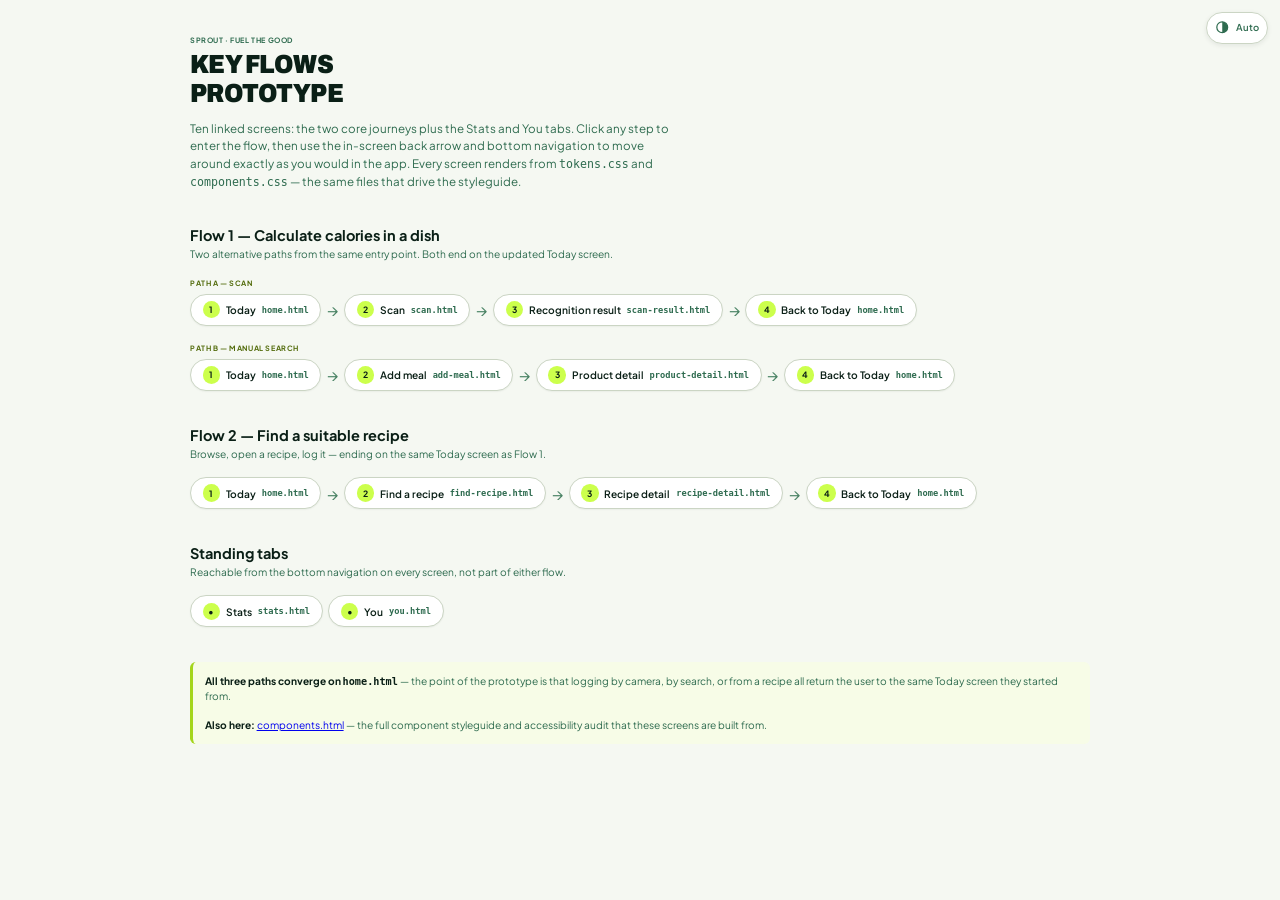
<file: design-system/index.html>
<!DOCTYPE html>
<html lang="en">
<head>
<meta charset="utf-8">
<meta name="viewport" content="width=device-width, initial-scale=1">
<title>Sprout &middot; Key Flows Prototype</title>
<link rel="stylesheet" href="tokens.css">
<link rel="stylesheet" href="components.css">
<link rel="stylesheet" href="prototype.css">
<!-- Sets [data-theme] from localStorage before the first paint. Must not be
     deferred: deferred, a stored dark preference lands after the browser has
     already drawn a light page. -->
<script src="theme.js"></script>
</head>
<body class="proto proto-index">

<button type="button" class="theme-toggle theme-toggle--floating" data-theme-toggle aria-label="Theme">
  <svg class="icon theme-toggle__icon theme-toggle__icon--auto" viewBox="0 0 24 24" fill="none" stroke="currentColor" stroke-width="2" stroke-linecap="round" stroke-linejoin="round" aria-hidden="true"><circle cx="12" cy="12" r="9"/><path d="M12 3a9 9 0 0 1 0 18z" fill="currentColor" stroke="none"/></svg>
  <svg class="icon theme-toggle__icon theme-toggle__icon--light" viewBox="0 0 24 24" fill="none" stroke="currentColor" stroke-width="2" stroke-linecap="round" stroke-linejoin="round" aria-hidden="true"><circle cx="12" cy="12" r="4.2"/><path d="M12 2.5v2M12 19.5v2M4.9 4.9l1.4 1.4M17.7 17.7l1.4 1.4M2.5 12h2M19.5 12h2M4.9 19.1l1.4-1.4M17.7 6.3l1.4-1.4"/></svg>
  <svg class="icon theme-toggle__icon theme-toggle__icon--dark" viewBox="0 0 24 24" fill="none" stroke="currentColor" stroke-width="2" stroke-linecap="round" stroke-linejoin="round" aria-hidden="true"><path d="M20 14.6A8.6 8.6 0 0 1 9.4 4 8.6 8.6 0 1 0 20 14.6z"/></svg>
  <span class="theme-toggle__label">Auto</span>
</button>

<main class="index">

  <header>
    <p class="index__eyebrow">Sprout &middot; Fuel the Good</p>
    <h1 class="index__title">Key flows<br>prototype</h1>
    <p class="index__lede">
      Ten linked screens: the two core journeys plus the Stats and You tabs. Click any step to enter
      the flow, then use the in-screen back arrow and bottom navigation to move
      around exactly as you would in the app. Every screen renders from
      <code>tokens.css</code> and <code>components.css</code> &mdash; the same files that
      drive the styleguide.
    </p>
  </header>

  <!-- FLOW 1 -->
  <section class="index__flow" aria-labelledby="f1">
    <h2 class="index__flow-title" id="f1">Flow 1 &mdash; Calculate calories in a dish</h2>
    <p class="index__flow-note">
      Two alternative paths from the same entry point. Both end on the updated Today screen.
    </p>

    <div class="index__path">
      <p class="index__path-label">Path A &mdash; Scan</p>
      <ol class="index__steps">
        <li class="index__step">
          <a href="screens/home.html"><span class="index__num">1</span> Today
            <span class="index__file">home.html</span></a>
        </li>
        <li class="index__step" aria-hidden="true"><span class="index__arrow">&rarr;</span></li>
        <li class="index__step">
          <a href="screens/scan.html"><span class="index__num">2</span> Scan
            <span class="index__file">scan.html</span></a>
        </li>
        <li class="index__step" aria-hidden="true"><span class="index__arrow">&rarr;</span></li>
        <li class="index__step">
          <a href="screens/scan-result.html"><span class="index__num">3</span> Recognition result
            <span class="index__file">scan-result.html</span></a>
        </li>
        <li class="index__step" aria-hidden="true"><span class="index__arrow">&rarr;</span></li>
        <li class="index__step">
          <a href="screens/home.html"><span class="index__num">4</span> Back to Today
            <span class="index__file">home.html</span></a>
        </li>
      </ol>
    </div>

    <div class="index__path">
      <p class="index__path-label">Path B &mdash; Manual search</p>
      <ol class="index__steps">
        <li class="index__step">
          <a href="screens/home.html"><span class="index__num">1</span> Today
            <span class="index__file">home.html</span></a>
        </li>
        <li class="index__step" aria-hidden="true"><span class="index__arrow">&rarr;</span></li>
        <li class="index__step">
          <a href="screens/add-meal.html"><span class="index__num">2</span> Add meal
            <span class="index__file">add-meal.html</span></a>
        </li>
        <li class="index__step" aria-hidden="true"><span class="index__arrow">&rarr;</span></li>
        <li class="index__step">
          <a href="screens/product-detail.html"><span class="index__num">3</span> Product detail
            <span class="index__file">product-detail.html</span></a>
        </li>
        <li class="index__step" aria-hidden="true"><span class="index__arrow">&rarr;</span></li>
        <li class="index__step">
          <a href="screens/home.html"><span class="index__num">4</span> Back to Today
            <span class="index__file">home.html</span></a>
        </li>
      </ol>
    </div>
  </section>

  <!-- FLOW 2 -->
  <section class="index__flow" aria-labelledby="f2">
    <h2 class="index__flow-title" id="f2">Flow 2 &mdash; Find a suitable recipe</h2>
    <p class="index__flow-note">
      Browse, open a recipe, log it &mdash; ending on the same Today screen as Flow 1.
    </p>

    <div class="index__path">
      <ol class="index__steps">
        <li class="index__step">
          <a href="screens/home.html"><span class="index__num">1</span> Today
            <span class="index__file">home.html</span></a>
        </li>
        <li class="index__step" aria-hidden="true"><span class="index__arrow">&rarr;</span></li>
        <li class="index__step">
          <a href="screens/find-recipe.html"><span class="index__num">2</span> Find a recipe
            <span class="index__file">find-recipe.html</span></a>
        </li>
        <li class="index__step" aria-hidden="true"><span class="index__arrow">&rarr;</span></li>
        <li class="index__step">
          <a href="screens/recipe-detail.html"><span class="index__num">3</span> Recipe detail
            <span class="index__file">recipe-detail.html</span></a>
        </li>
        <li class="index__step" aria-hidden="true"><span class="index__arrow">&rarr;</span></li>
        <li class="index__step">
          <a href="screens/home.html"><span class="index__num">4</span> Back to Today
            <span class="index__file">home.html</span></a>
        </li>
      </ol>
    </div>
  </section>

  <!-- Standing tabs -->
  <section class="index__flow" aria-labelledby="f3">
    <h2 class="index__flow-title" id="f3">Standing tabs</h2>
    <p class="index__flow-note">
      Reachable from the bottom navigation on every screen, not part of either flow.
    </p>

    <div class="index__path">
      <ol class="index__steps">
        <li class="index__step">
          <a href="screens/stats.html"><span class="index__num">&bull;</span> Stats
            <span class="index__file">stats.html</span></a>
        </li>
        <li class="index__step">
          <a href="screens/you.html"><span class="index__num">&bull;</span> You
            <span class="index__file">you.html</span></a>
        </li>
      </ol>
    </div>
  </section>

  <p class="index__end">
    <strong>All three paths converge on <code>home.html</code></strong> &mdash; the point of the
    prototype is that logging by camera, by search, or from a recipe all return the user to
    the same Today screen they started from.
    <br><br>
    <strong>Also here:</strong>
    <a href="components.html">components.html</a> &mdash; the full component styleguide and
    accessibility audit that these screens are built from.
  </p>

</main>

</body>
</html>
</file>
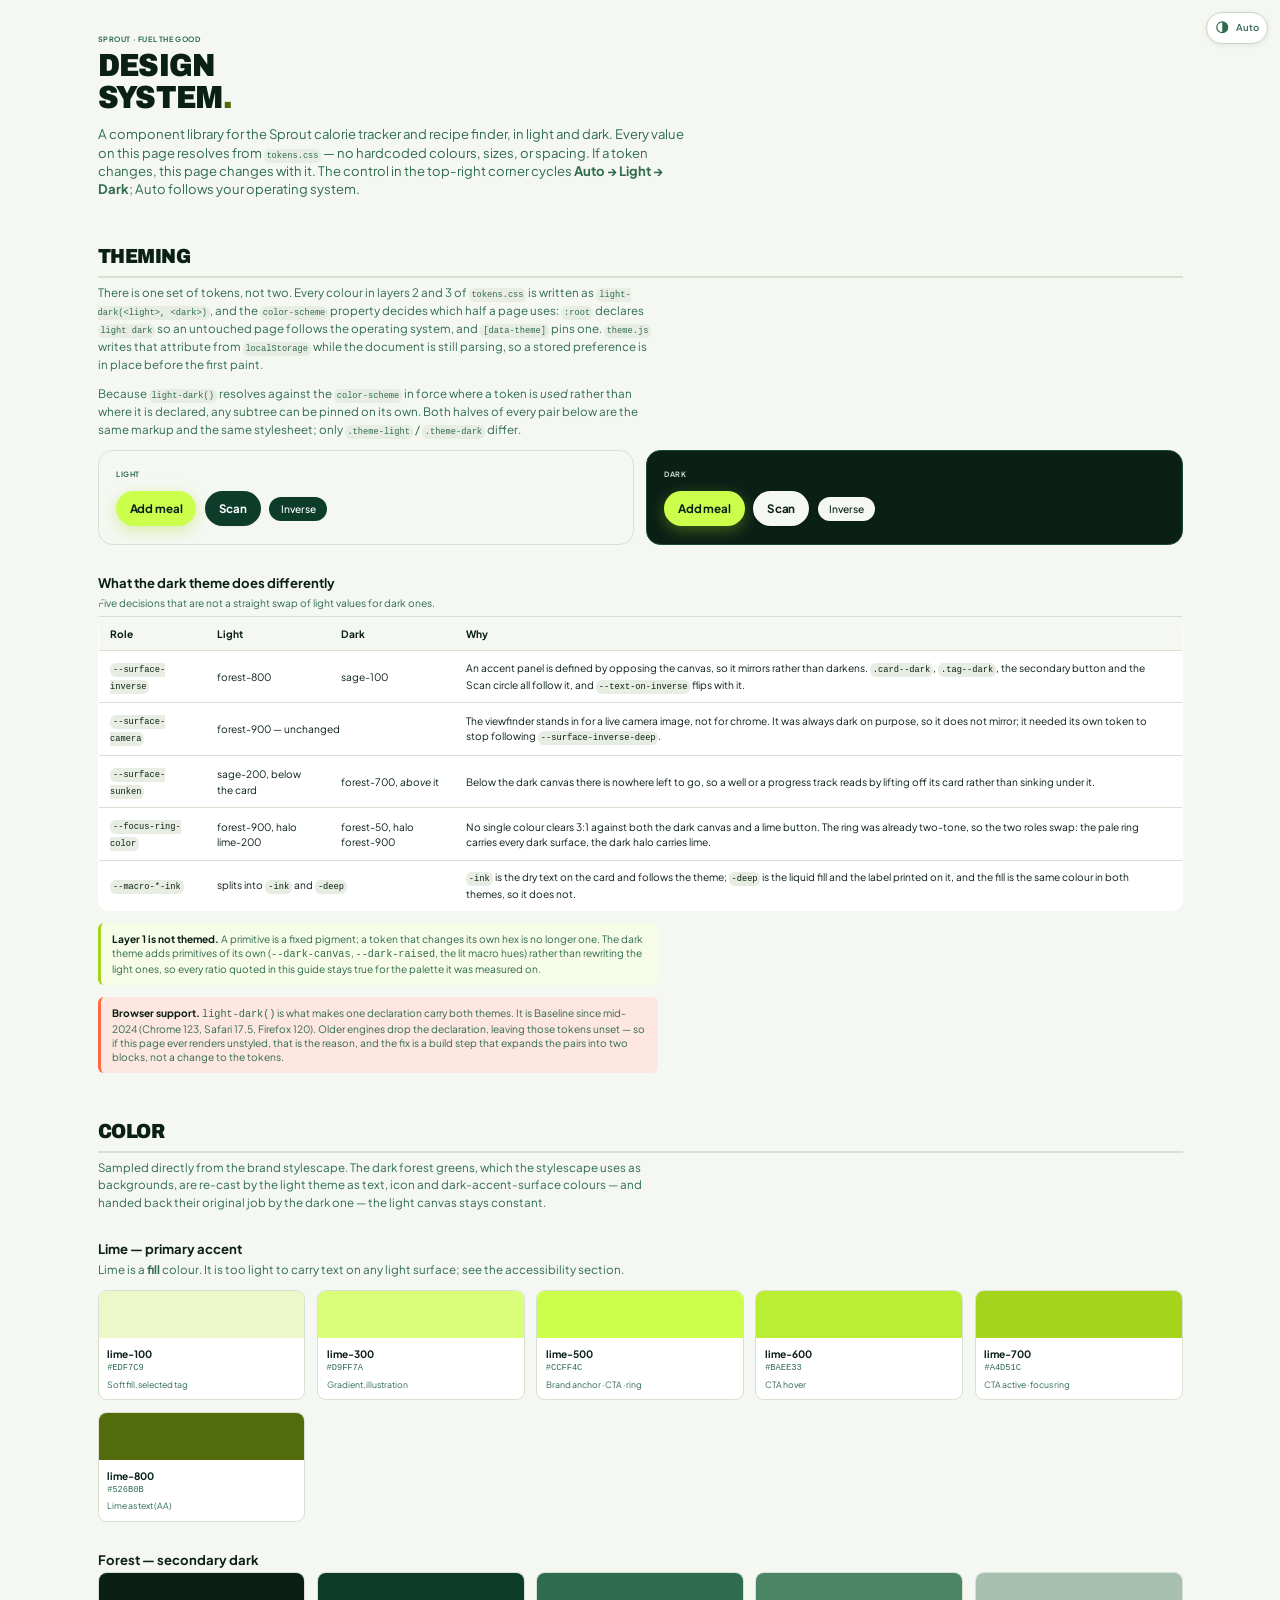
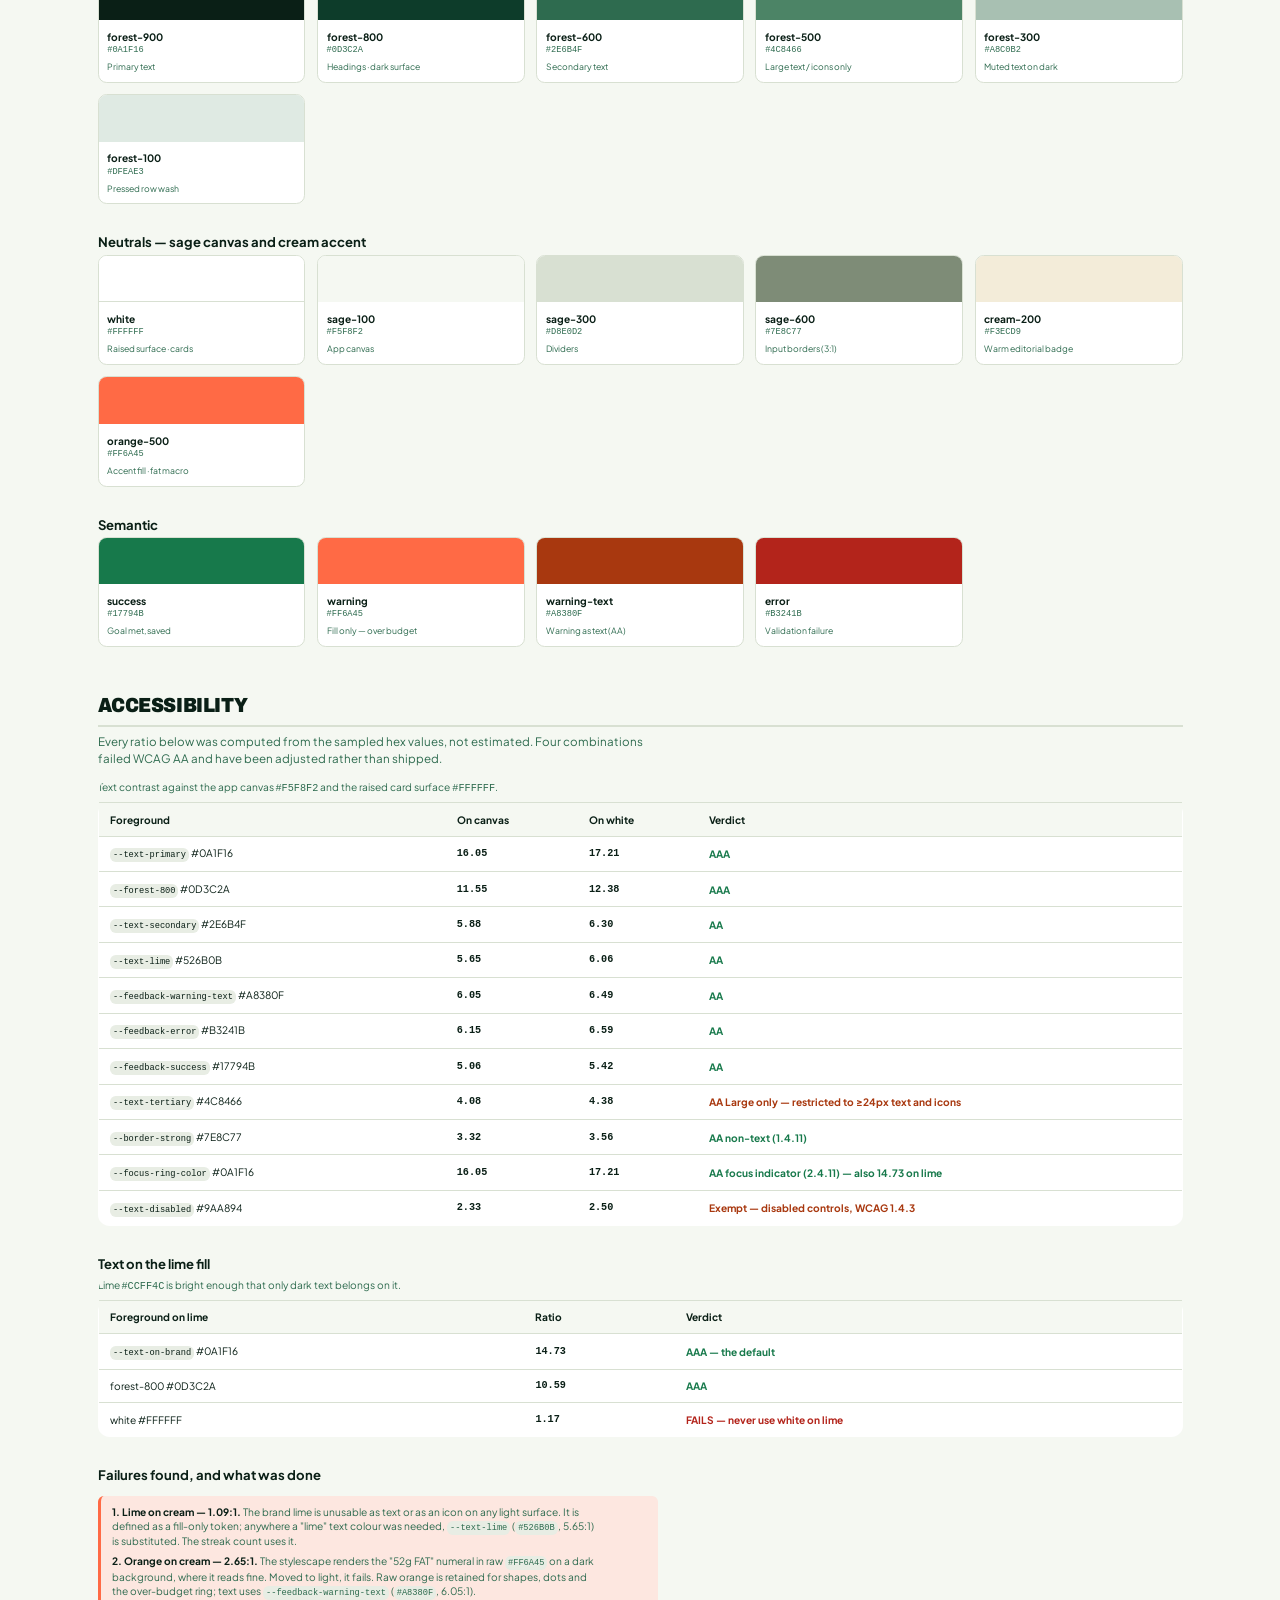
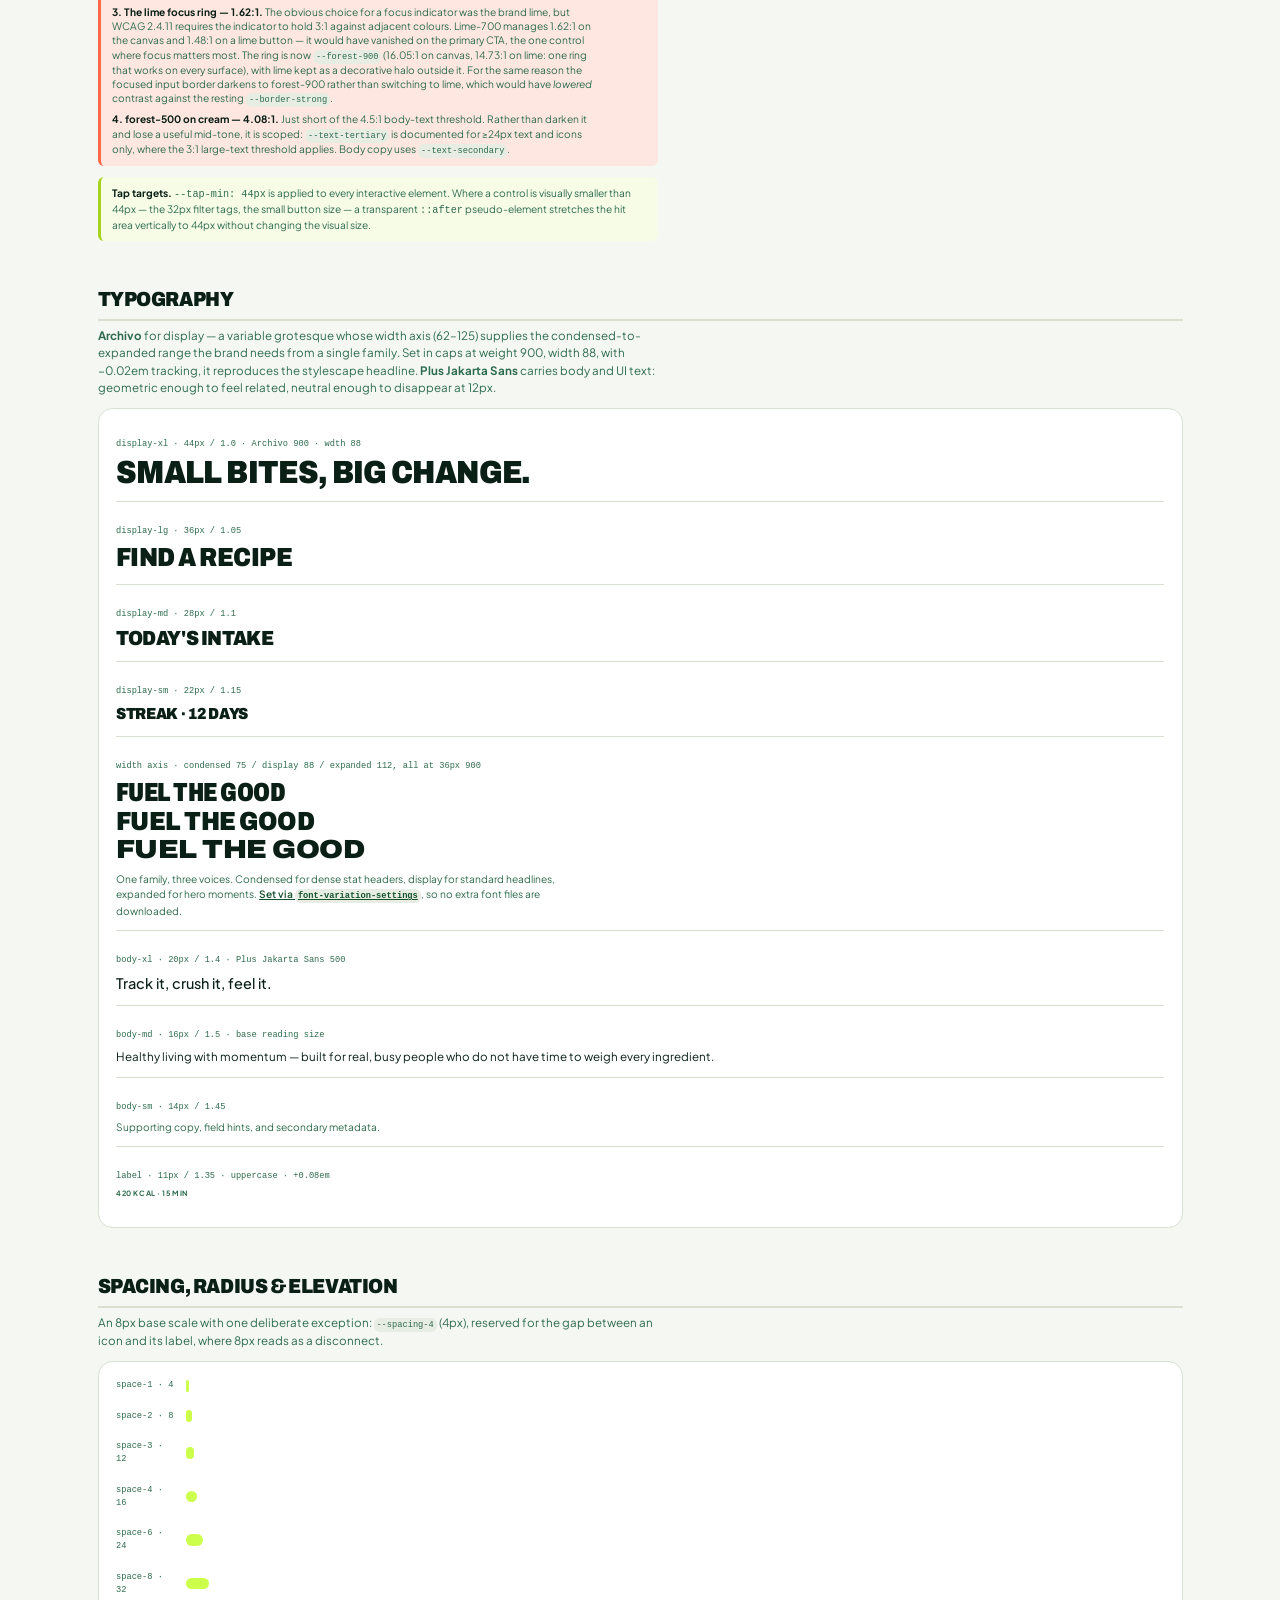
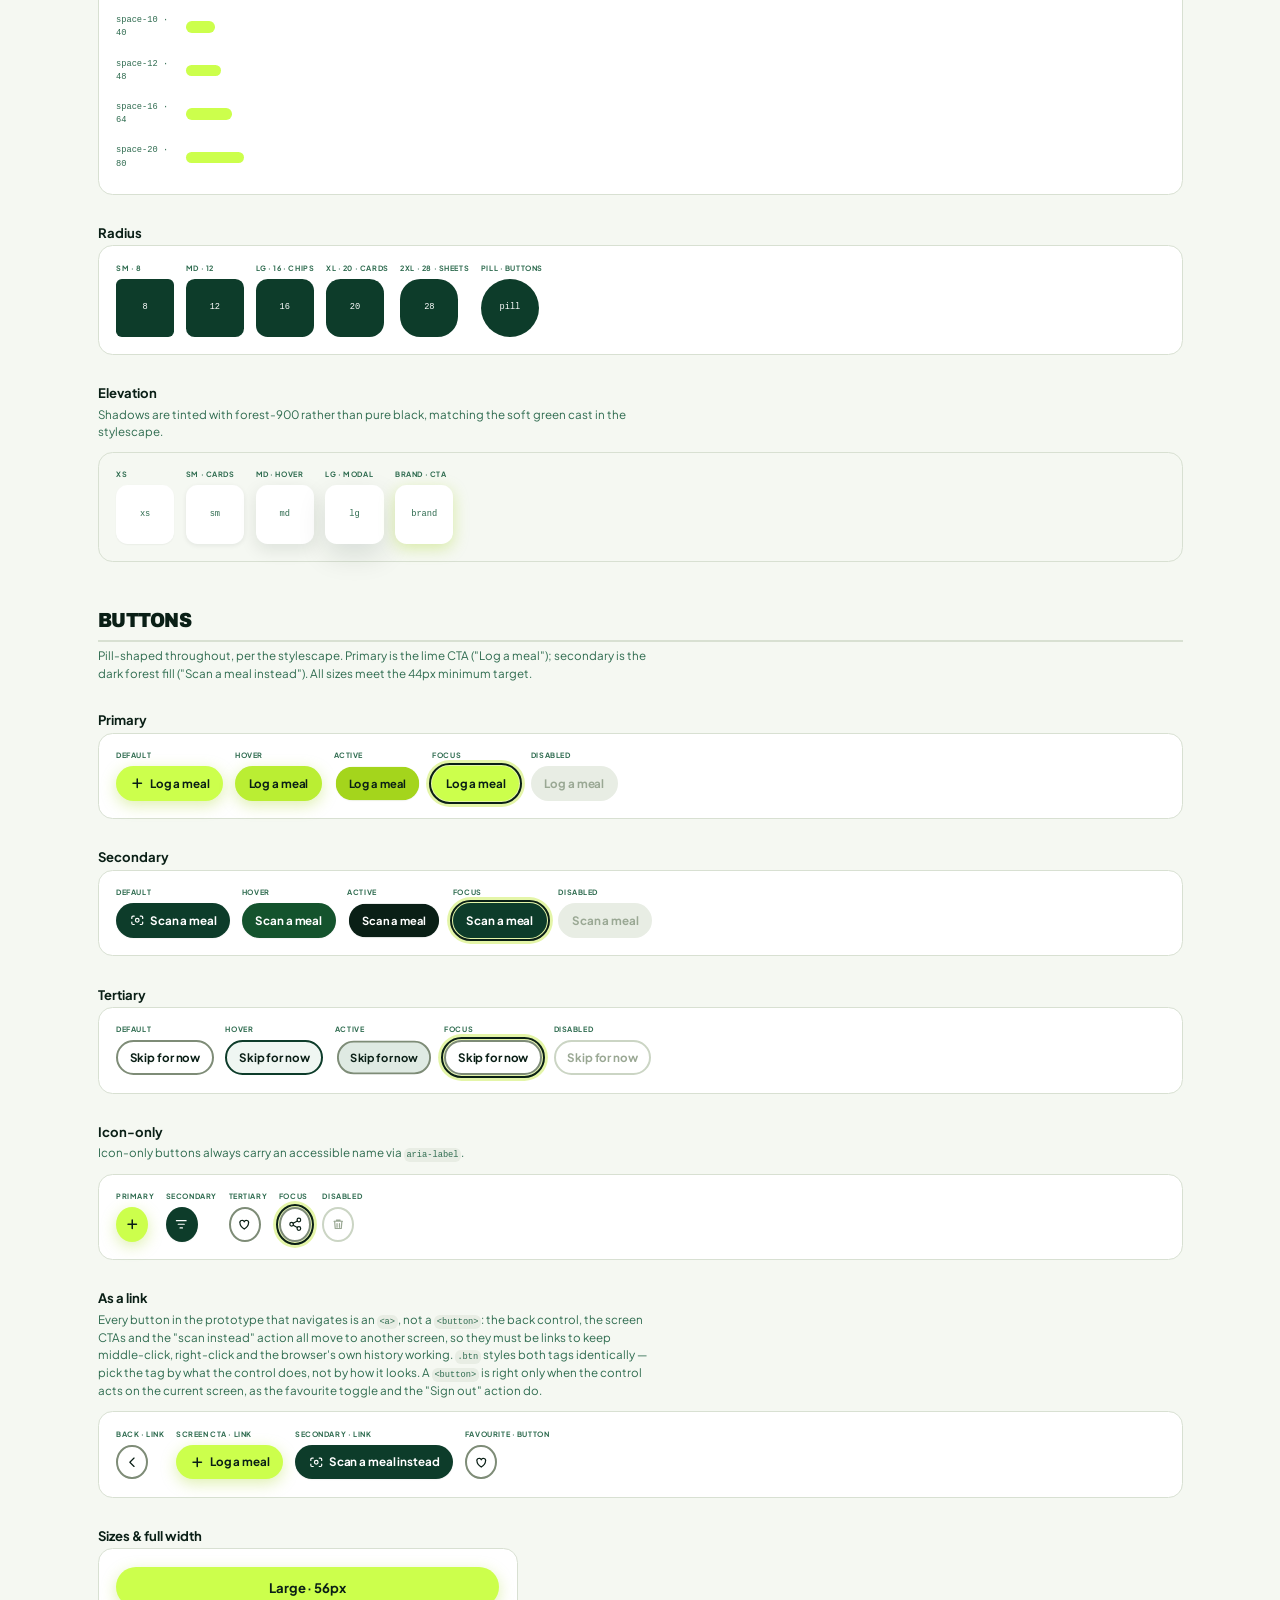
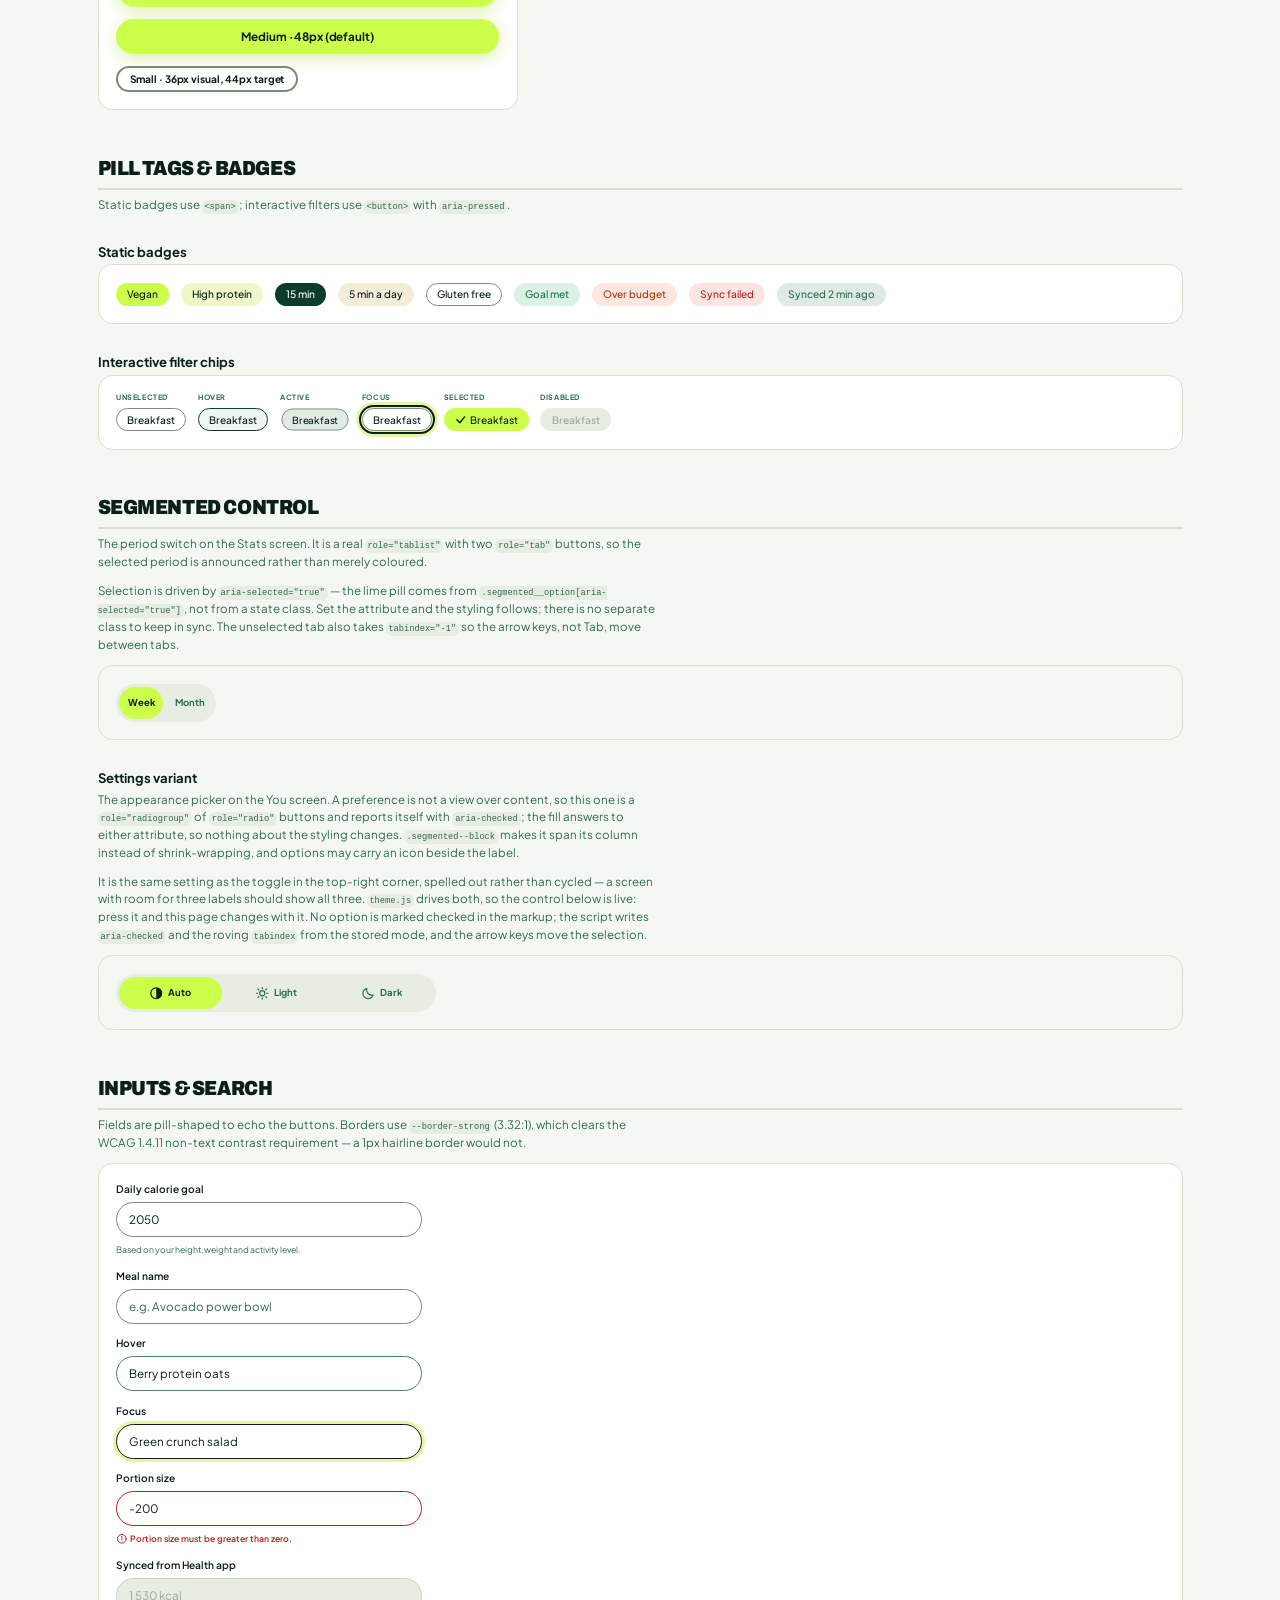
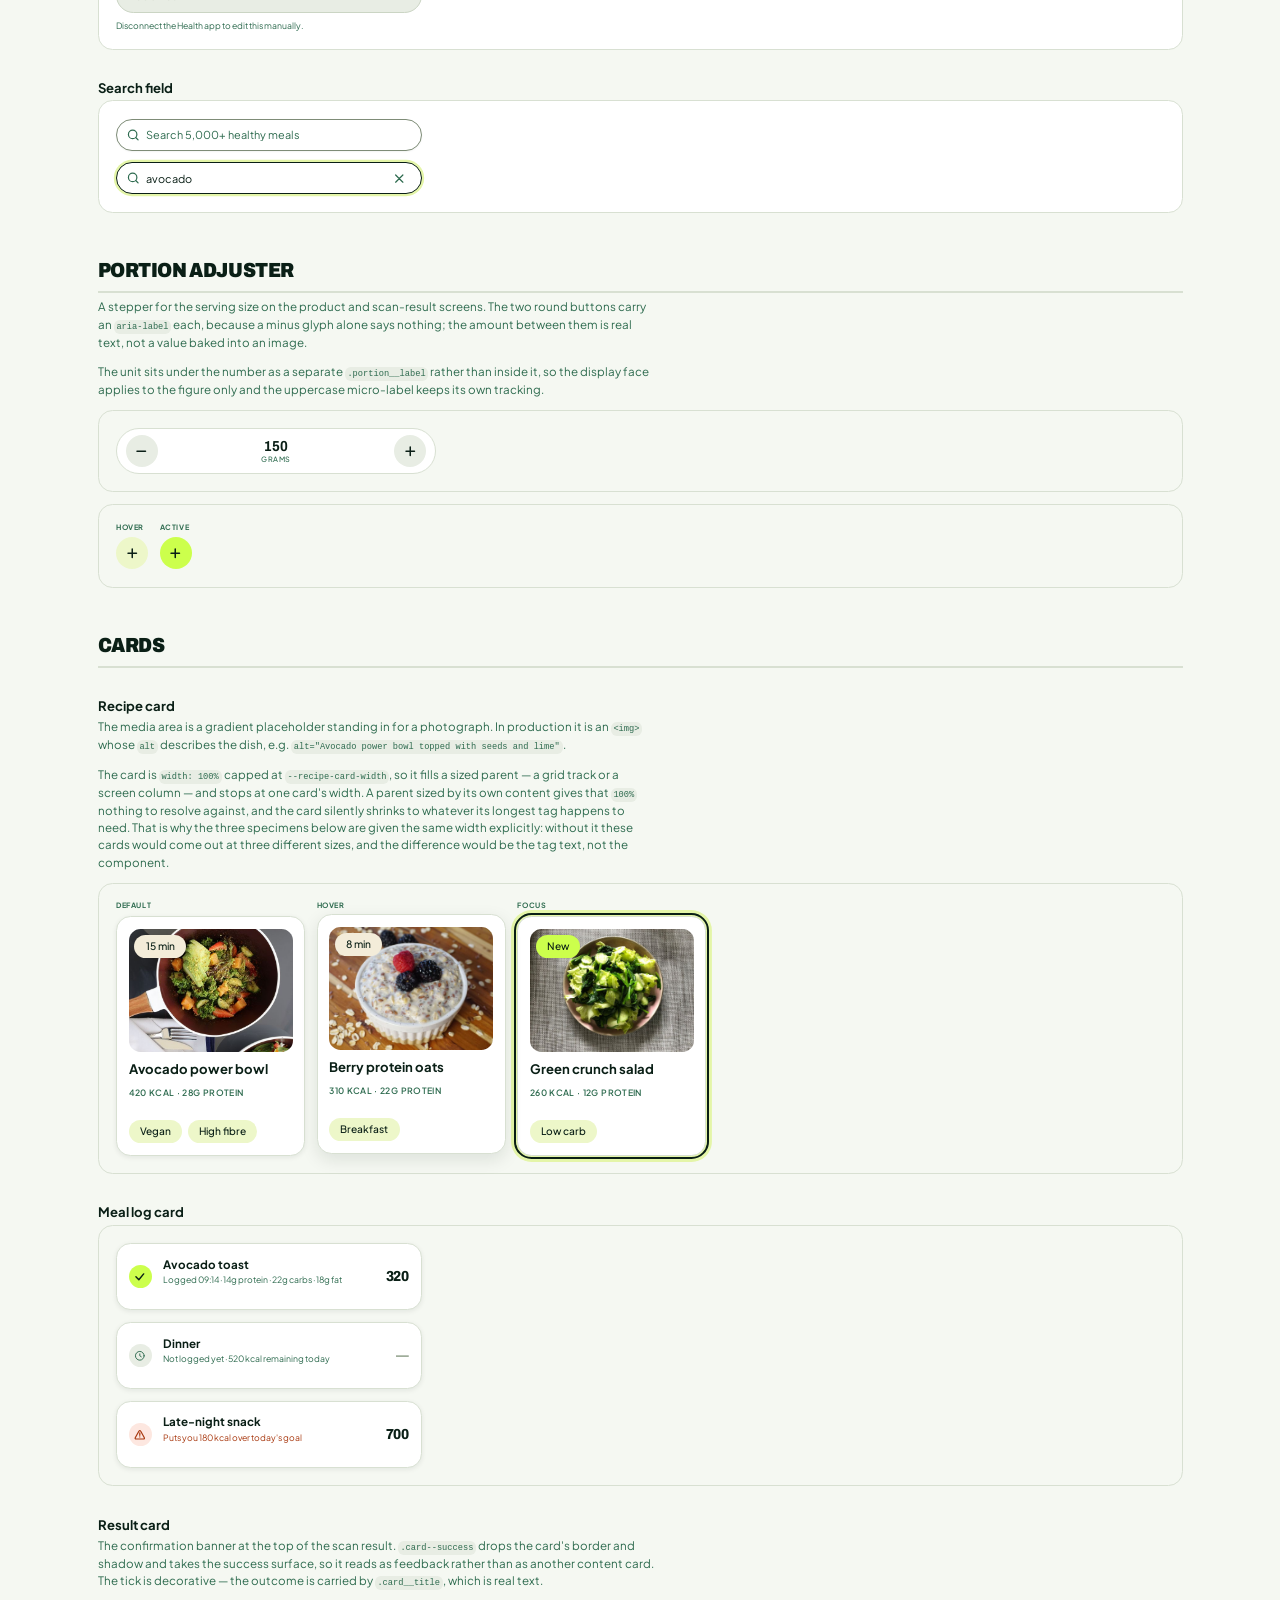
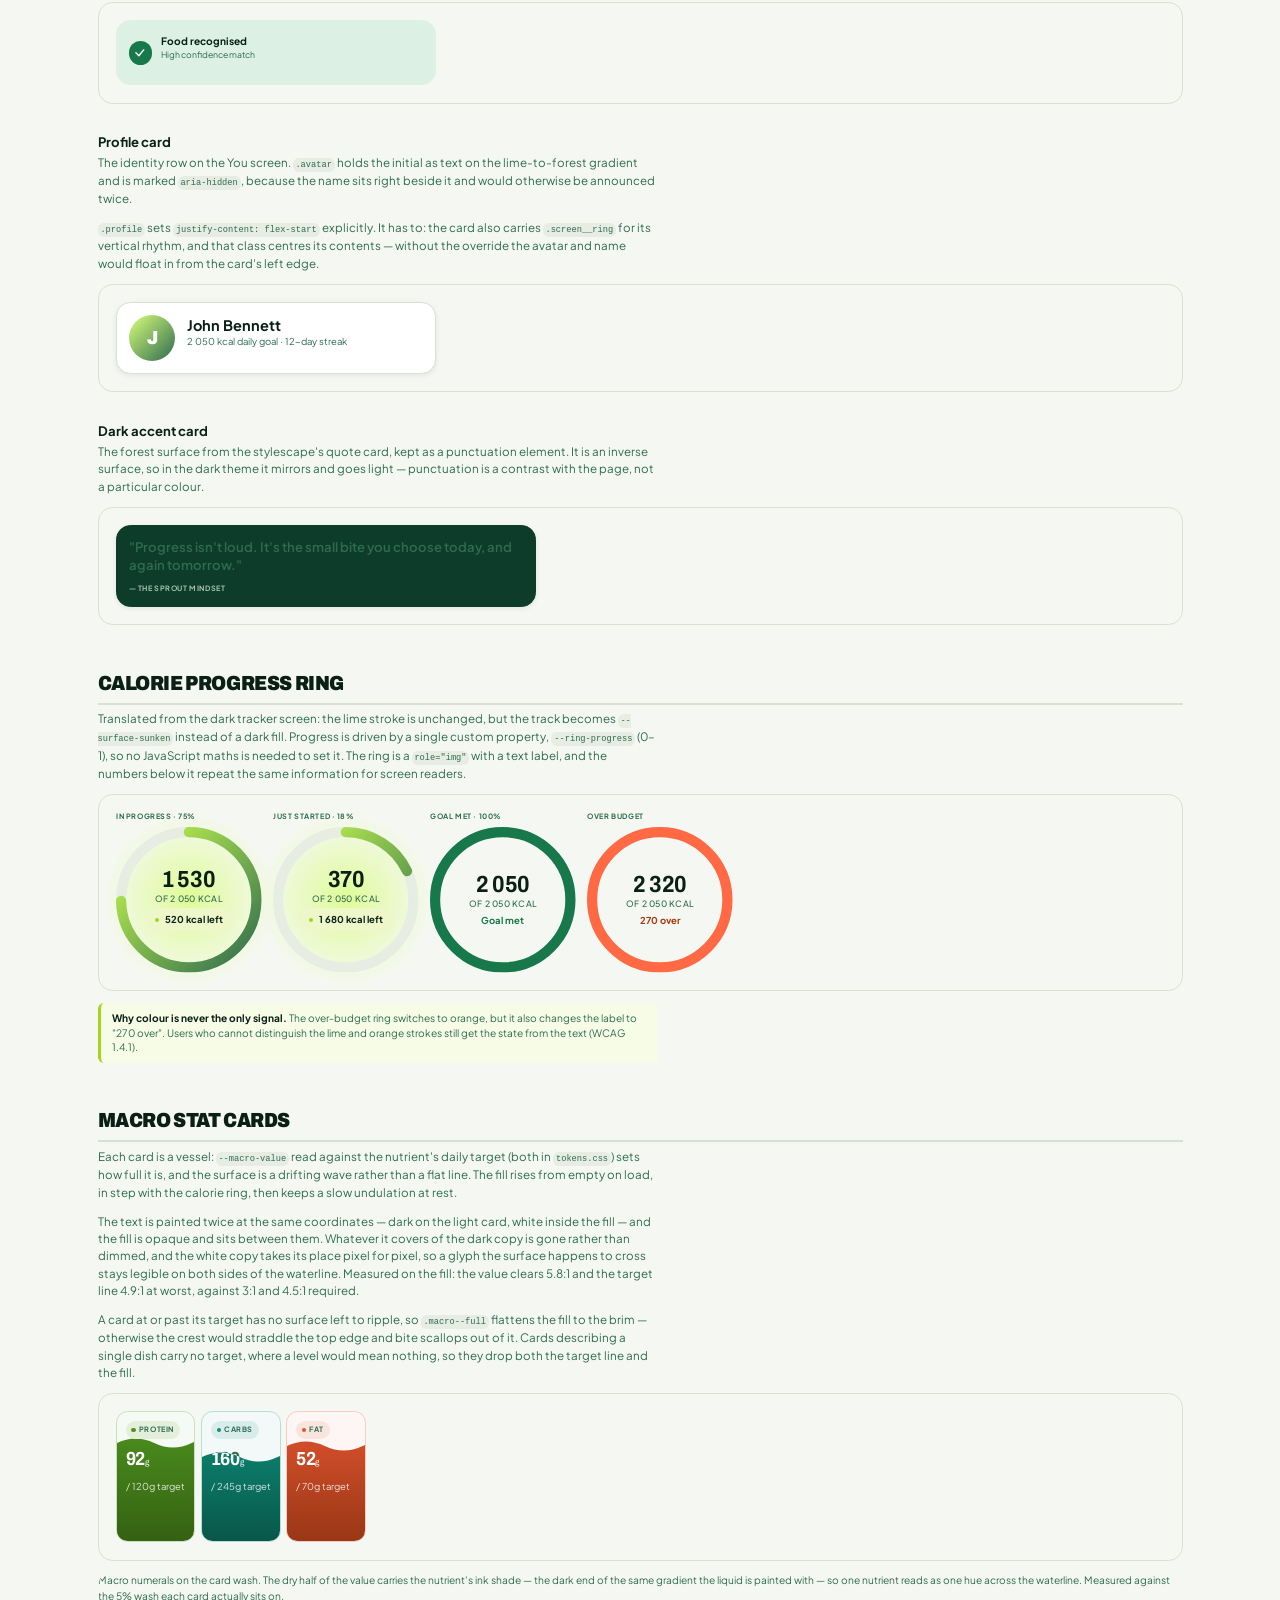
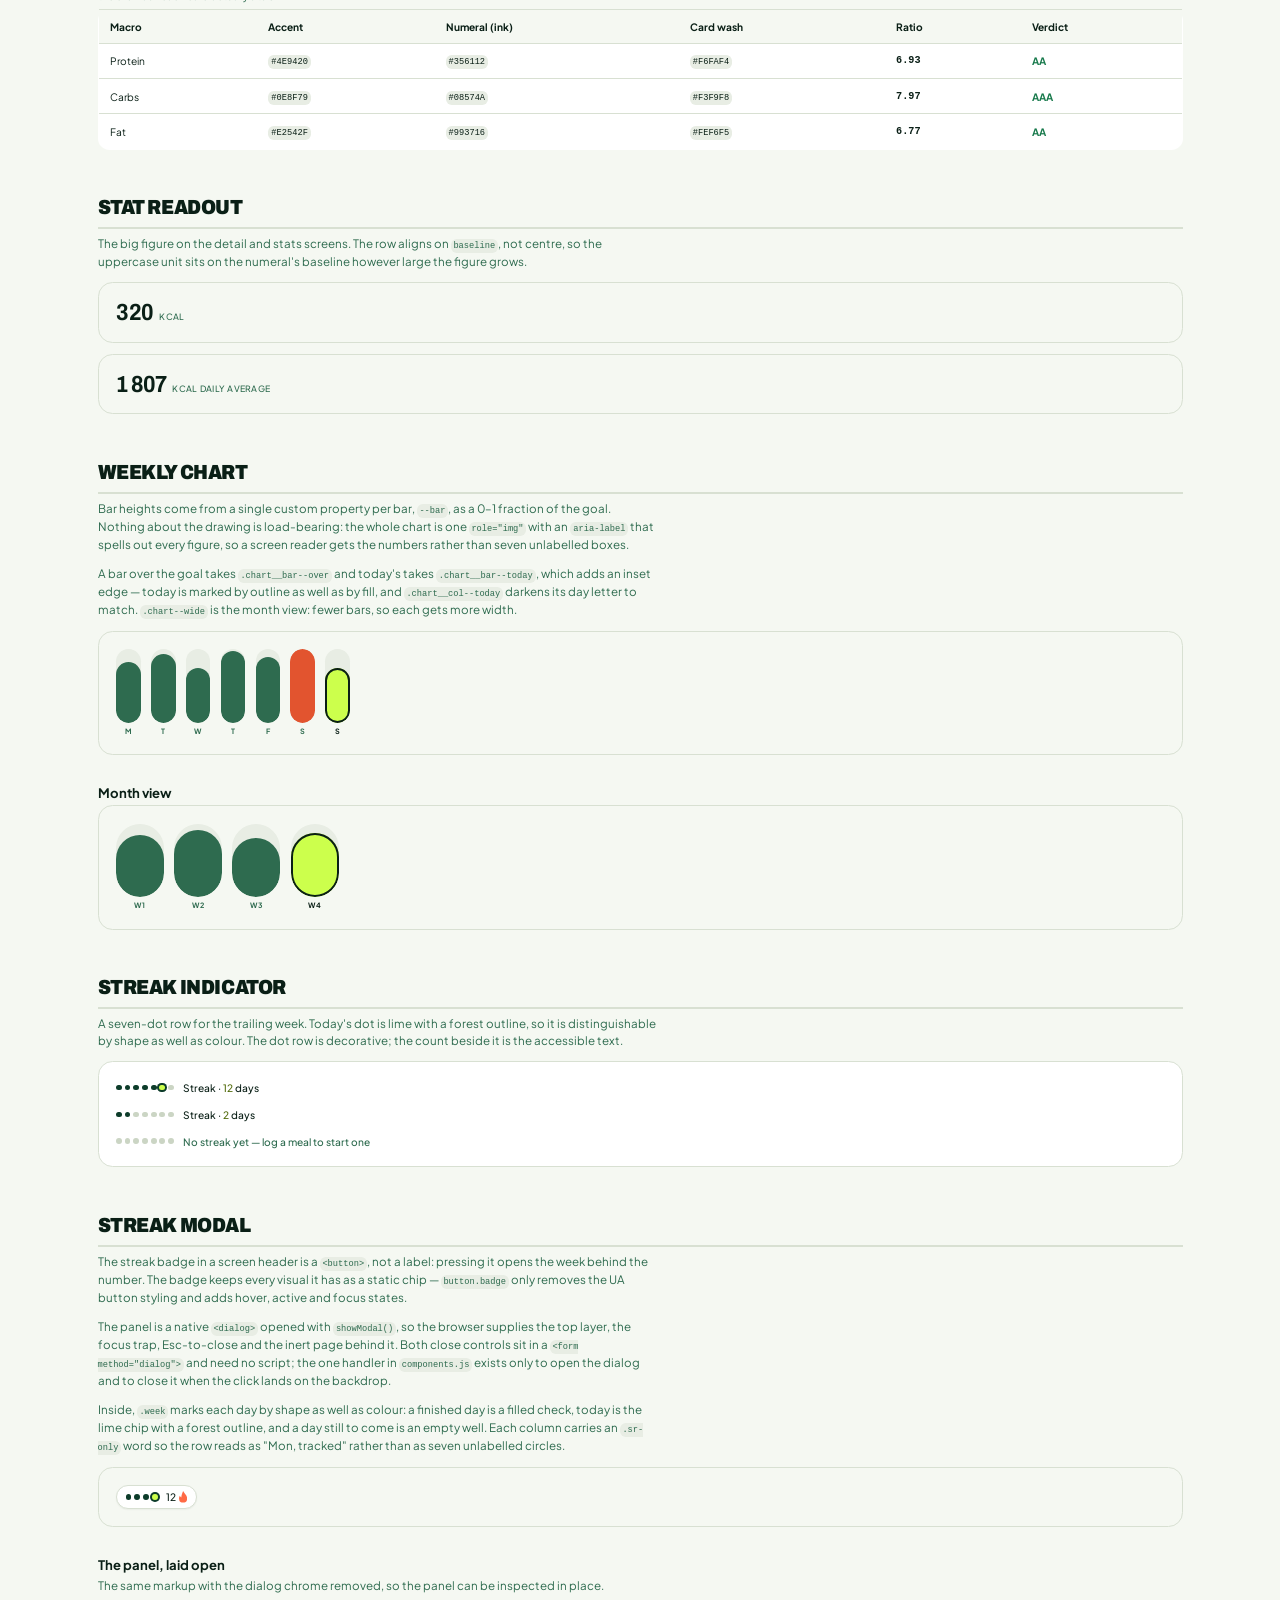
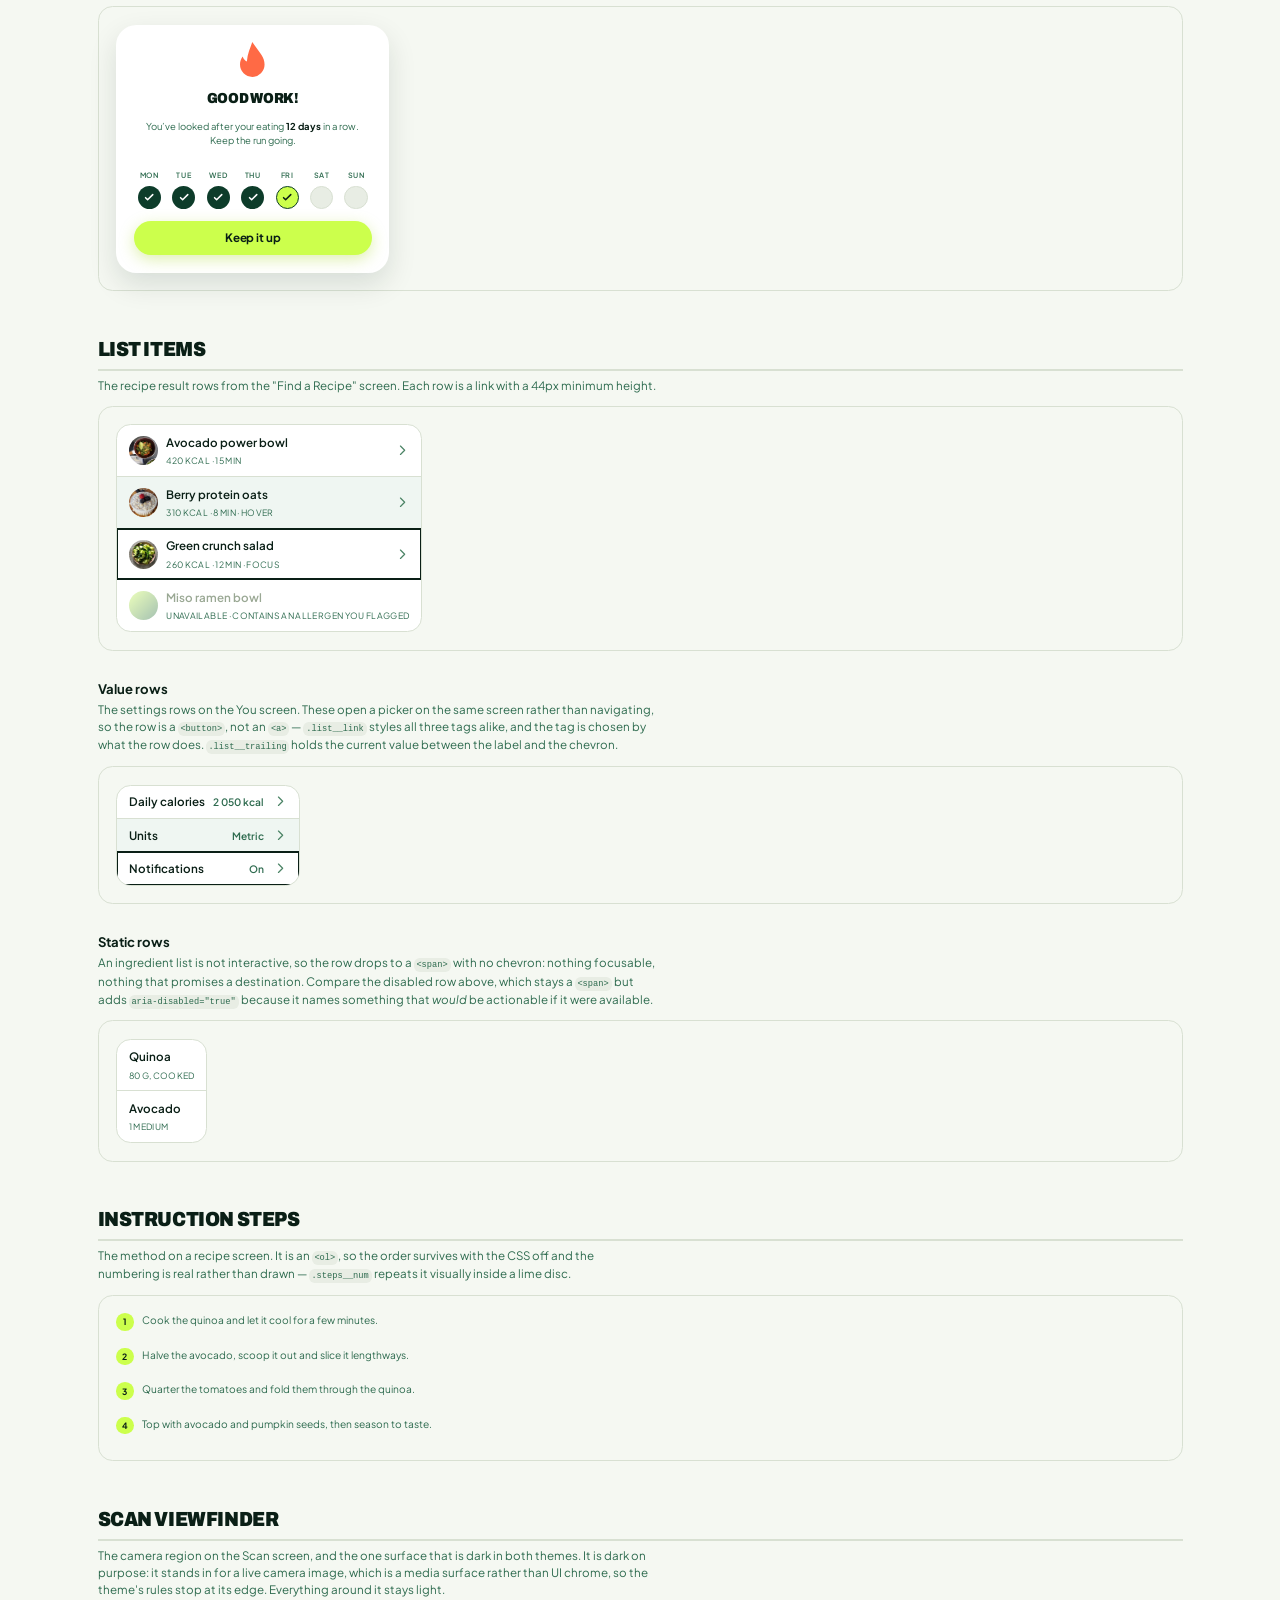
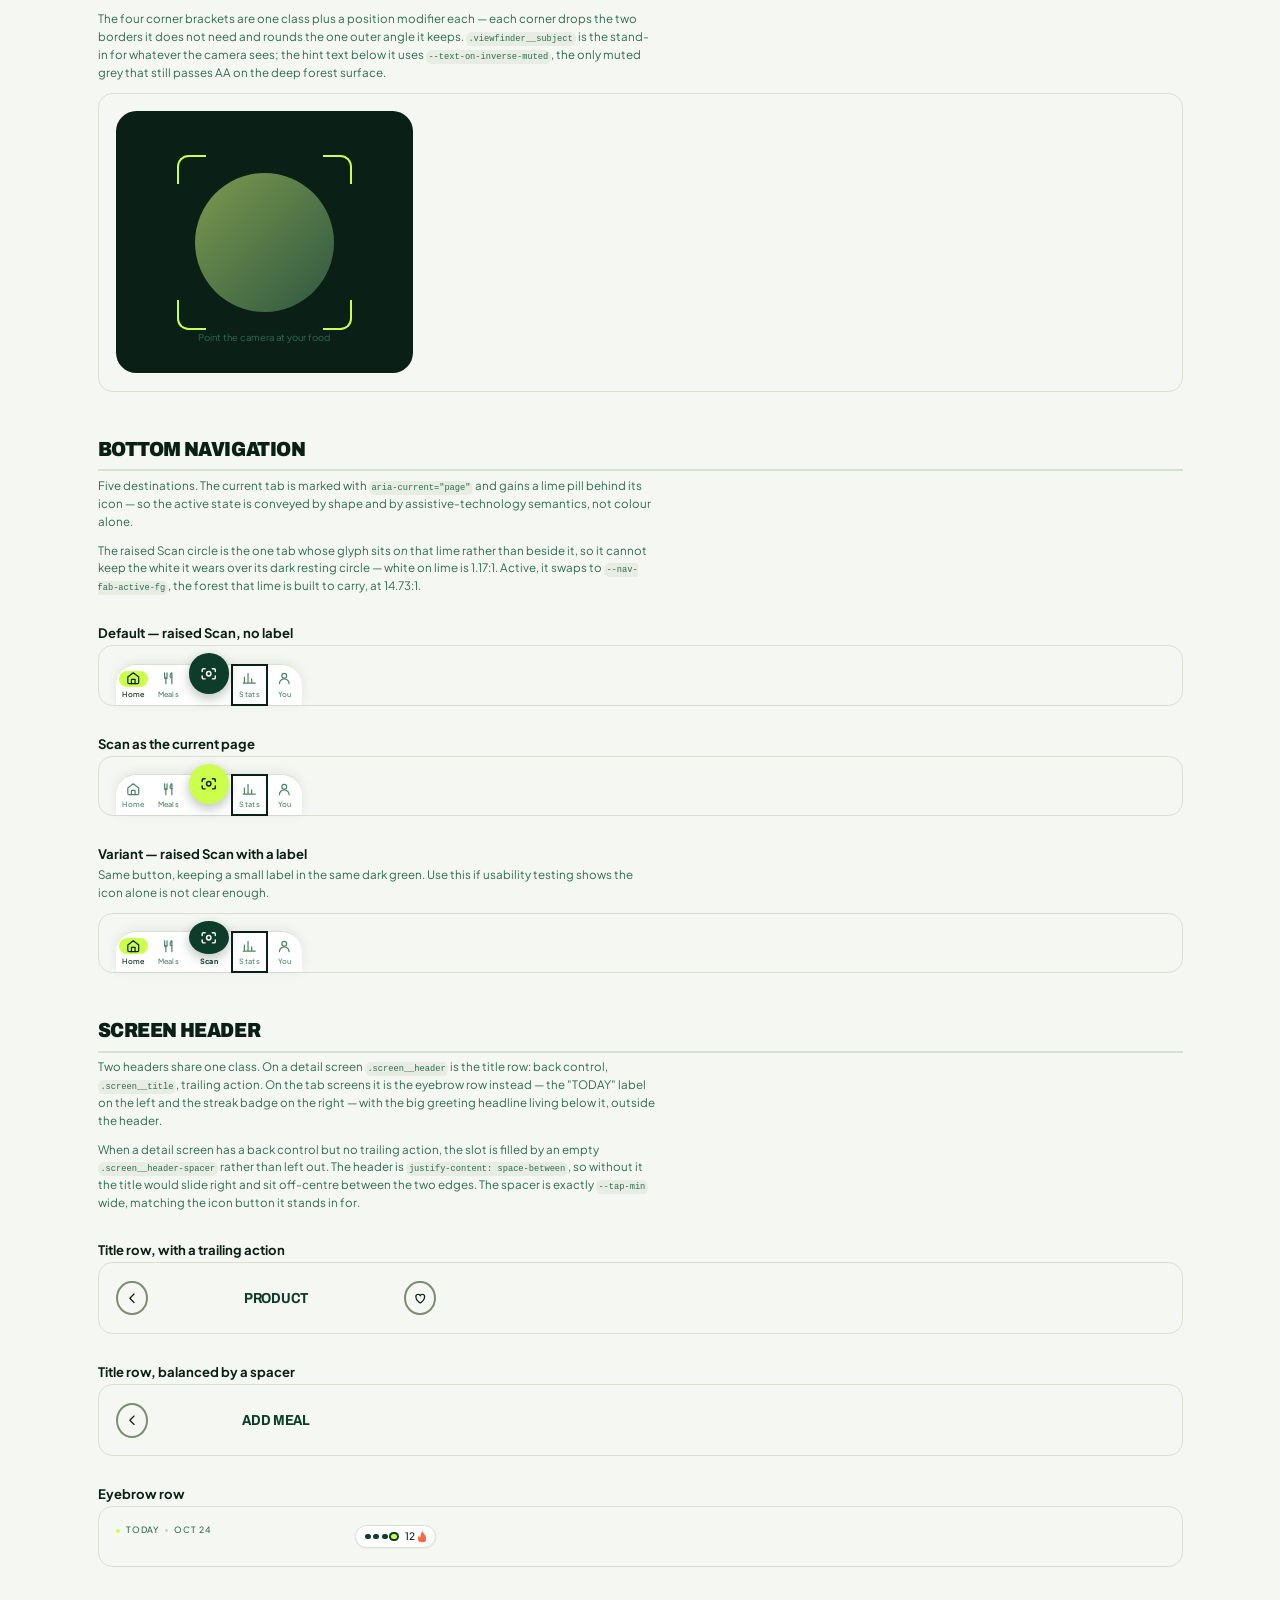
<file: design-system/components.html>
<!DOCTYPE html>
<html lang="en">
<head>
<meta charset="utf-8">
<meta name="viewport" content="width=device-width, initial-scale=1">
<title>Sprout Design System — Component Styleguide</title>
<meta name="description" content="Live styleguide for the Sprout calorie tracker and recipe finder. Light and dark themes.">

<!-- Google Fonts are imported by tokens.css so the token file is self-sufficient.
     These hints just open the connections earlier. -->
<link rel="preconnect" href="https://fonts.googleapis.com">
<link rel="preconnect" href="https://fonts.gstatic.com" crossorigin>

<!-- Every value below resolves from this file. Nothing is hardcoded. -->
<link rel="stylesheet" href="tokens.css">
<link rel="stylesheet" href="components.css">

<style>
/* ==========================================================================
   STYLEGUIDE CHROME
   The page furniture. Also token-driven, so the guide proves the tokens
   twice over: once in the components, once in the page around them.
   ========================================================================== */
*, *::before, *::after { box-sizing: border-box; }

body {
  margin: 0;
  background: var(--surface-canvas);
  color: var(--text-primary);
  font-family: var(--font-family-body);
  font-size: var(--font-size-16);
  line-height: var(--line-height-relaxed);
  -webkit-font-smoothing: antialiased;
}

.page {
  max-width: 1120px;
  margin: 0 auto;
  padding: var(--spacing-48) var(--spacing-24) var(--spacing-80);
}

/* --- Paired theme specimens ----------------------------------------------
   Two halves of one component, each pinned to a theme with .theme-light /
   .theme-dark. Those classes set color-scheme, which is all light-dark()
   needs, so both halves render from the same CSS as the live page. */
.pair {
  display: grid;
  grid-template-columns: repeat(auto-fit, minmax(260px, 1fr));
  gap: var(--spacing-16);
  margin-bottom: var(--spacing-24);
}
.pair__half {
  border: 1px solid var(--border-subtle);
  border-radius: var(--radius-xl);
  background: var(--surface-canvas);
  padding: var(--spacing-24);
  color: var(--text-primary);
}
.pair__label {
  margin: 0 0 var(--spacing-16);
  font-size: var(--font-size-10);
  font-weight: var(--font-weight-bold);
  letter-spacing: var(--tracking-label);
  text-transform: uppercase;
  color: var(--text-secondary);
}
.pair__row { display: flex; flex-wrap: wrap; align-items: center; gap: var(--spacing-12); }

/* --- Display type helper ------------------------------------------------- */
.display {
  font-family: var(--font-family-display);
  font-variation-settings: "wdth" var(--font-width-display);
  font-weight: var(--font-weight-black);
  letter-spacing: var(--tracking-display);
  text-transform: uppercase;
  margin: 0;
}

.page-title {
  font-size: var(--font-size-display-xl);
  line-height: var(--line-height-none);
  color: var(--text-primary);
}
.page-title .accent { color: var(--text-lime); }

.page-lede {
  max-width: 60ch;
  margin: var(--spacing-16) 0 0;
  color: var(--text-secondary);
  font-size: var(--font-size-18);
  line-height: var(--line-height-normal);
}

.eyebrow {
  font-size: var(--font-size-10);
  line-height: var(--line-height-snug);
  letter-spacing: var(--tracking-label);
  text-transform: uppercase;
  font-weight: var(--font-weight-bold);
  color: var(--text-secondary);
  margin: 0 0 var(--spacing-8);
}

.section { margin-top: var(--spacing-64); }

.section > h2 {
  font-family: var(--font-family-display);
  font-variation-settings: "wdth" var(--font-width-display);
  font-weight: var(--font-weight-black);
  letter-spacing: var(--tracking-display);
  text-transform: uppercase;
  font-size: var(--font-size-display-md);
  line-height: var(--line-height-tight);
  margin: 0 0 var(--spacing-8);
  padding-bottom: var(--spacing-12);
  border-bottom: 2px solid var(--border-subtle);
}

.section > h3 {
  font-size: var(--font-size-18);
  line-height: var(--line-height-normal);
  font-weight: var(--font-weight-bold);
  margin: var(--spacing-40) 0 var(--spacing-4);
}

.section p { color: var(--text-secondary); margin: 0 0 var(--spacing-16); max-width: 70ch; }

.note {
  border-left: 3px solid var(--border-brand);
  background: var(--surface-brand-faint);
  padding: var(--spacing-12) var(--spacing-16);
  border-radius: var(--radius-sm);
  font-size: var(--font-size-14);
  line-height: var(--line-height-normal);
  color: var(--text-secondary);
  margin: var(--spacing-16) 0;
  max-width: 80ch;
}
.note strong { color: var(--text-primary); }

.note--warn {
  border-left-color: var(--feedback-warning);
  background: var(--feedback-warning-surface);
}

/* Specimen tray: the neutral stage every component sits on */
.tray {
  display: flex;
  flex-wrap: wrap;
  align-items: center;
  gap: var(--spacing-16);
  padding: var(--spacing-24);
  background: var(--surface-raised);
  border: 1px solid var(--border-subtle);
  border-radius: var(--radius-xl);
  margin-bottom: var(--spacing-16);
}
.tray--stack { flex-direction: column; align-items: stretch; }
.tray--canvas { background: var(--surface-canvas); }
.tray--dark { background: var(--surface-inverse); border-color: var(--border-inverse); }

.specimen { display: flex; flex-direction: column; gap: var(--spacing-8); align-items: flex-start; }
.specimen__label {
  font-size: var(--font-size-10);
  line-height: var(--line-height-snug);
  letter-spacing: var(--tracking-label);
  text-transform: uppercase;
  font-weight: var(--font-weight-bold);
  color: var(--text-secondary);
}
.tray--dark .specimen__label { color: var(--text-on-inverse-muted); }

.grid {
  display: grid;
  grid-template-columns: repeat(auto-fill, minmax(200px, 1fr));
  gap: var(--spacing-16);
}

/* --- Swatches ------------------------------------------------------------ */
.swatch {
  border: 1px solid var(--border-subtle);
  border-radius: var(--radius-md);
  overflow: hidden;
  background: var(--surface-raised);
}
.swatch__chip { height: var(--spacing-64); }
.swatch__meta { padding: var(--spacing-12); }
.swatch__name { font-size: var(--font-size-14); font-weight: var(--font-weight-bold); }
.swatch__hex {
  font-family: var(--font-family-mono);
  font-size: var(--font-size-12);
  color: var(--text-secondary);
  text-transform: uppercase;
}
.swatch__role { font-size: var(--font-size-12); color: var(--text-secondary); margin-top: var(--spacing-4); }

/* --- Tables -------------------------------------------------------------- */
table {
  width: 100%;
  border-collapse: collapse;
  font-size: var(--font-size-14);
  background: var(--surface-raised);
  border-radius: var(--radius-lg);
  overflow: hidden;
  border: 1px solid var(--border-subtle);
}
caption {
  text-align: left;
  font-size: var(--font-size-14);
  color: var(--text-secondary);
  padding-bottom: var(--spacing-8);
}
th, td { text-align: left; padding: var(--spacing-12) var(--spacing-16); border-bottom: 1px solid var(--border-subtle); }
th { font-weight: var(--font-weight-bold); background: var(--surface-canvas); }
tbody tr:last-child td { border-bottom: 0; }
td code, th code, p code {
  font-family: var(--font-family-mono);
  font-size: var(--font-size-12);
  background: var(--surface-sunken);
  padding: 2px var(--spacing-4);
  border-radius: var(--radius-sm);
}
.ratio { font-family: var(--font-family-mono); font-weight: var(--font-weight-bold); }
.pass { color: var(--feedback-success); font-weight: var(--font-weight-bold); }
.fail { color: var(--feedback-error); font-weight: var(--font-weight-bold); }
.cond { color: var(--feedback-warning-text); font-weight: var(--font-weight-bold); }

/* --------------------------------------------------------------------------
   Spacing / radius / elevation specimens
   -------------------------------------------------------------------------- */
.space-row { display: flex; align-items: center; gap: var(--spacing-16); margin-bottom: var(--spacing-8); }
.space-bar { height: var(--spacing-16); background: var(--interactive-brand); border-radius: var(--radius-sm); }
.space-name { font-family: var(--font-family-mono); font-size: var(--font-size-12); width: var(--spacing-80); flex: none; color: var(--text-secondary); }

.radius-demo {
  width: var(--spacing-80);
  height: var(--spacing-80);
  background: var(--surface-inverse);
  display: grid;
  place-items: center;
  color: var(--text-on-inverse);
  font-family: var(--font-family-mono);
  font-size: var(--font-size-12);
}
.elev-demo {
  width: var(--spacing-80);
  height: var(--spacing-80);
  background: var(--surface-raised);
  border-radius: var(--radius-lg);
  display: grid;
  place-items: center;
  font-family: var(--font-family-mono);
  font-size: var(--font-size-12);
  color: var(--text-secondary);
}

.type-specimen { border-bottom: 1px solid var(--border-subtle); padding: var(--spacing-16) 0; }
.type-specimen:last-child { border-bottom: 0; }
.type-specimen__meta {
  font-family: var(--font-family-mono);
  font-size: var(--font-size-12);
  color: var(--text-secondary);
  margin-bottom: var(--spacing-8);
}


.skip-link {
  position: absolute;
  left: var(--spacing-16);
  top: calc(var(--spacing-16) * -4);
  z-index: var(--z-overlay);
  background: var(--surface-brand);
  color: var(--text-on-brand);
  padding: var(--spacing-12) var(--spacing-16);
  border-radius: var(--radius-pill);
  font-weight: var(--font-weight-bold);
  text-decoration: none;
  transition: top var(--duration-fast) var(--ease-standard);
}
.skip-link:focus { top: var(--spacing-16); }

footer { margin-top: var(--spacing-64); padding-top: var(--spacing-24); border-top: 1px solid var(--border-subtle); color: var(--text-secondary); font-size: var(--font-size-14); }
</style>
<!-- Sets [data-theme] from localStorage before the first paint. Must not be
     deferred: deferred, a stored dark preference lands after the browser has
     already drawn a light page. -->
<script src="theme.js"></script>
</head>

<body>

<button type="button" class="theme-toggle theme-toggle--floating" data-theme-toggle aria-label="Theme">
  <svg class="icon theme-toggle__icon theme-toggle__icon--auto" viewBox="0 0 24 24" fill="none" stroke="currentColor" stroke-width="2" stroke-linecap="round" stroke-linejoin="round" aria-hidden="true"><circle cx="12" cy="12" r="9"/><path d="M12 3a9 9 0 0 1 0 18z" fill="currentColor" stroke="none"/></svg>
  <svg class="icon theme-toggle__icon theme-toggle__icon--light" viewBox="0 0 24 24" fill="none" stroke="currentColor" stroke-width="2" stroke-linecap="round" stroke-linejoin="round" aria-hidden="true"><circle cx="12" cy="12" r="4.2"/><path d="M12 2.5v2M12 19.5v2M4.9 4.9l1.4 1.4M17.7 17.7l1.4 1.4M2.5 12h2M19.5 12h2M4.9 19.1l1.4-1.4M17.7 6.3l1.4-1.4"/></svg>
  <svg class="icon theme-toggle__icon theme-toggle__icon--dark" viewBox="0 0 24 24" fill="none" stroke="currentColor" stroke-width="2" stroke-linecap="round" stroke-linejoin="round" aria-hidden="true"><path d="M20 14.6A8.6 8.6 0 0 1 9.4 4 8.6 8.6 0 1 0 20 14.6z"/></svg>
  <span class="theme-toggle__label">Auto</span>
</button>
<a class="skip-link" href="#main">Skip to content</a>

<svg class="svg-defs" aria-hidden="true" focusable="false">
  <defs>
    <linearGradient id="ring-gradient" x1="0" y1="1" x2="1" y2="0">
      <stop class="ring-grad__from" offset="0%"/>
      <stop class="ring-grad__to" offset="100%"/>
    </linearGradient>
  </defs>
</svg>


<div class="page">

<header>
  <p class="eyebrow">Sprout · Fuel the Good</p>
  <h1 class="display page-title">Design<br>System<span class="accent">.</span></h1>
  <p class="page-lede">
    A component library for the Sprout calorie tracker and recipe finder, in light and dark.
    Every value on this page resolves from <code>tokens.css</code> — no hardcoded colours,
    sizes, or spacing. If a token changes, this page changes with it. The control in the
    top-right corner cycles <strong>Auto → Light → Dark</strong>; Auto follows your
    operating system.
  </p>
</header>

<main id="main">

<!-- ======================================================================
     FOUNDATIONS — THEMING
     ====================================================================== -->
<section class="section" aria-labelledby="h-theming">
  <h2 id="h-theming">Theming</h2>
  <p>
    There is one set of tokens, not two. Every colour in layers 2 and 3 of
    <code>tokens.css</code> is written as <code>light-dark(&lt;light&gt;, &lt;dark&gt;)</code>,
    and the <code>color-scheme</code> property decides which half a page uses:
    <code>:root</code> declares <code>light dark</code> so an untouched page follows the
    operating system, and <code>[data-theme]</code> pins one. <code>theme.js</code> writes that
    attribute from <code>localStorage</code> while the document is still parsing, so a stored
    preference is in place before the first paint.
  </p>
  <p>
    Because <code>light-dark()</code> resolves against the <code>color-scheme</code> in force
    where a token is <em>used</em> rather than where it is declared, any subtree can be pinned on
    its own. Both halves of every pair below are the same markup and the same stylesheet; only
    <code>.theme-light</code> / <code>.theme-dark</code> differ.
  </p>

  <div class="pair">
    <div class="pair__half theme-light">
      <p class="pair__label">Light</p>
      <div class="pair__row">
        <button class="btn btn--primary" type="button">Add meal</button>
        <button class="btn btn--secondary" type="button">Scan</button>
        <span class="tag tag--dark">Inverse</span>
      </div>
    </div>
    <div class="pair__half theme-dark">
      <p class="pair__label">Dark</p>
      <div class="pair__row">
        <button class="btn btn--primary" type="button">Add meal</button>
        <button class="btn btn--secondary" type="button">Scan</button>
        <span class="tag tag--dark">Inverse</span>
      </div>
    </div>
  </div>

  <h3>What the dark theme does differently</h3>
  <table>
    <caption>Five decisions that are not a straight swap of light values for dark ones.</caption>
    <thead>
      <tr><th scope="col">Role</th><th scope="col">Light</th><th scope="col">Dark</th><th scope="col">Why</th></tr>
    </thead>
    <tbody>
      <tr>
        <td><code>--surface-inverse</code></td>
        <td>forest-800</td>
        <td>sage-100</td>
        <td>An accent panel is defined by opposing the canvas, so it mirrors rather than darkens.
            <code>.card--dark</code>, <code>.tag--dark</code>, the secondary button and the Scan
            circle all follow it, and <code>--text-on-inverse</code> flips with it.</td>
      </tr>
      <tr>
        <td><code>--surface-camera</code></td>
        <td colspan="2">forest-900 &mdash; unchanged</td>
        <td>The viewfinder stands in for a live camera image, not for chrome. It was always dark
            on purpose, so it does not mirror; it needed its own token to stop following
            <code>--surface-inverse-deep</code>.</td>
      </tr>
      <tr>
        <td><code>--surface-sunken</code></td>
        <td>sage-200, below the card</td>
        <td>forest-700, <em>above</em> it</td>
        <td>Below the dark canvas there is nowhere left to go, so a well or a progress track reads
            by lifting off its card rather than sinking under it.</td>
      </tr>
      <tr>
        <td><code>--focus-ring-color</code></td>
        <td>forest-900, halo lime-200</td>
        <td>forest-50, halo forest-900</td>
        <td>No single colour clears 3:1 against both the dark canvas and a lime button. The ring
            was already two-tone, so the two roles swap: the pale ring carries every dark surface,
            the dark halo carries lime.</td>
      </tr>
      <tr>
        <td><code>--macro-*-ink</code></td>
        <td colspan="2">splits into <code>-ink</code> and <code>-deep</code></td>
        <td><code>-ink</code> is the dry text on the card and follows the theme; <code>-deep</code>
            is the liquid fill and the label printed on it, and the fill is the same colour in
            both themes, so it does not.</td>
      </tr>
    </tbody>
  </table>

  <div class="note">
    <strong>Layer 1 is not themed.</strong> A primitive is a fixed pigment; a token that changes
    its own hex is no longer one. The dark theme adds primitives of its own
    (<code>--dark-canvas</code>, <code>--dark-raised</code>, the lit macro hues) rather than
    rewriting the light ones, so every ratio quoted in this guide stays true for the palette it
    was measured on.
  </div>

  <div class="note note--warn">
    <strong>Browser support.</strong> <code>light-dark()</code> is what makes one declaration
    carry both themes. It is Baseline since mid-2024 (Chrome&nbsp;123, Safari&nbsp;17.5,
    Firefox&nbsp;120). Older engines drop the declaration, leaving those tokens unset &mdash; so if
    this page ever renders unstyled, that is the reason, and the fix is a build step that expands
    the pairs into two blocks, not a change to the tokens.
  </div>
</section>

<!-- ======================================================================
     FOUNDATIONS — COLOR
     ====================================================================== -->
<section class="section" aria-labelledby="h-color">
  <h2 id="h-color">Color</h2>
  <p>
    Sampled directly from the brand stylescape. The dark forest greens, which the
    stylescape uses as backgrounds, are re-cast by the light theme as text, icon and
    dark-accent-surface colours &mdash; and handed back their original job by the dark one — the light canvas stays constant.
  </p>

  <h3>Lime — primary accent</h3>
  <p>Lime is a <strong>fill</strong> colour. It is too light to carry text on any light surface; see the accessibility section.</p>
  <div class="grid">
    <div class="swatch"><div class="swatch__chip" style="background: var(--lime-100)"></div><div class="swatch__meta"><div class="swatch__name">lime-100</div><div class="swatch__hex">#EDF7C9</div><div class="swatch__role">Soft fill, selected tag</div></div></div>
    <div class="swatch"><div class="swatch__chip" style="background: var(--lime-300)"></div><div class="swatch__meta"><div class="swatch__name">lime-300</div><div class="swatch__hex">#D9FF7A</div><div class="swatch__role">Gradient, illustration</div></div></div>
    <div class="swatch"><div class="swatch__chip" style="background: var(--lime-500)"></div><div class="swatch__meta"><div class="swatch__name">lime-500</div><div class="swatch__hex">#CCFF4C</div><div class="swatch__role">Brand anchor · CTA · ring</div></div></div>
    <div class="swatch"><div class="swatch__chip" style="background: var(--lime-600)"></div><div class="swatch__meta"><div class="swatch__name">lime-600</div><div class="swatch__hex">#BAEE33</div><div class="swatch__role">CTA hover</div></div></div>
    <div class="swatch"><div class="swatch__chip" style="background: var(--lime-700)"></div><div class="swatch__meta"><div class="swatch__name">lime-700</div><div class="swatch__hex">#A4D51C</div><div class="swatch__role">CTA active · focus ring</div></div></div>
    <div class="swatch"><div class="swatch__chip" style="background: var(--lime-800)"></div><div class="swatch__meta"><div class="swatch__name">lime-800</div><div class="swatch__hex">#526B0B</div><div class="swatch__role">Lime as text (AA)</div></div></div>
  </div>

  <h3>Forest — secondary dark</h3>
  <div class="grid">
    <div class="swatch"><div class="swatch__chip" style="background: var(--forest-900)"></div><div class="swatch__meta"><div class="swatch__name">forest-900</div><div class="swatch__hex">#0A1F16</div><div class="swatch__role">Primary text</div></div></div>
    <div class="swatch"><div class="swatch__chip" style="background: var(--forest-800)"></div><div class="swatch__meta"><div class="swatch__name">forest-800</div><div class="swatch__hex">#0D3C2A</div><div class="swatch__role">Headings · dark surface</div></div></div>
    <div class="swatch"><div class="swatch__chip" style="background: var(--forest-600)"></div><div class="swatch__meta"><div class="swatch__name">forest-600</div><div class="swatch__hex">#2E6B4F</div><div class="swatch__role">Secondary text</div></div></div>
    <div class="swatch"><div class="swatch__chip" style="background: var(--forest-500)"></div><div class="swatch__meta"><div class="swatch__name">forest-500</div><div class="swatch__hex">#4C8466</div><div class="swatch__role">Large text / icons only</div></div></div>
    <div class="swatch"><div class="swatch__chip" style="background: var(--forest-300)"></div><div class="swatch__meta"><div class="swatch__name">forest-300</div><div class="swatch__hex">#A8C0B2</div><div class="swatch__role">Muted text on dark</div></div></div>
    <div class="swatch"><div class="swatch__chip" style="background: var(--forest-100)"></div><div class="swatch__meta"><div class="swatch__name">forest-100</div><div class="swatch__hex">#DFEAE3</div><div class="swatch__role">Pressed row wash</div></div></div>
  </div>

  <h3>Neutrals — sage canvas and cream accent</h3>
  <div class="grid">
    <div class="swatch"><div class="swatch__chip" style="background: var(--white); border-bottom: 1px solid var(--border-subtle)"></div><div class="swatch__meta"><div class="swatch__name">white</div><div class="swatch__hex">#FFFFFF</div><div class="swatch__role">Raised surface · cards</div></div></div>
    <div class="swatch"><div class="swatch__chip" style="background: var(--sage-100)"></div><div class="swatch__meta"><div class="swatch__name">sage-100</div><div class="swatch__hex">#F5F8F2</div><div class="swatch__role">App canvas</div></div></div>
    <div class="swatch"><div class="swatch__chip" style="background: var(--sage-300)"></div><div class="swatch__meta"><div class="swatch__name">sage-300</div><div class="swatch__hex">#D8E0D2</div><div class="swatch__role">Dividers</div></div></div>
    <div class="swatch"><div class="swatch__chip" style="background: var(--sage-600)"></div><div class="swatch__meta"><div class="swatch__name">sage-600</div><div class="swatch__hex">#7E8C77</div><div class="swatch__role">Input borders (3:1)</div></div></div>
    <div class="swatch"><div class="swatch__chip" style="background: var(--cream-200)"></div><div class="swatch__meta"><div class="swatch__name">cream-200</div><div class="swatch__hex">#F3ECD9</div><div class="swatch__role">Warm editorial badge</div></div></div>
    <div class="swatch"><div class="swatch__chip" style="background: var(--orange-500)"></div><div class="swatch__meta"><div class="swatch__name">orange-500</div><div class="swatch__hex">#FF6A45</div><div class="swatch__role">Accent fill · fat macro</div></div></div>
  </div>

  <h3>Semantic</h3>
  <div class="grid">
    <div class="swatch"><div class="swatch__chip" style="background: var(--feedback-success)"></div><div class="swatch__meta"><div class="swatch__name">success</div><div class="swatch__hex">#17794B</div><div class="swatch__role">Goal met, saved</div></div></div>
    <div class="swatch"><div class="swatch__chip" style="background: var(--feedback-warning)"></div><div class="swatch__meta"><div class="swatch__name">warning</div><div class="swatch__hex">#FF6A45</div><div class="swatch__role">Fill only — over budget</div></div></div>
    <div class="swatch"><div class="swatch__chip" style="background: var(--feedback-warning-text)"></div><div class="swatch__meta"><div class="swatch__name">warning-text</div><div class="swatch__hex">#A8380F</div><div class="swatch__role">Warning as text (AA)</div></div></div>
    <div class="swatch"><div class="swatch__chip" style="background: var(--feedback-error)"></div><div class="swatch__meta"><div class="swatch__name">error</div><div class="swatch__hex">#B3241B</div><div class="swatch__role">Validation failure</div></div></div>
  </div>
</section>


<!-- ======================================================================
     ACCESSIBILITY
     ====================================================================== -->
<section class="section" aria-labelledby="h-a11y">
  <h2 id="h-a11y">Accessibility</h2>
  <p>
    Every ratio below was computed from the sampled hex values, not estimated.
    Four combinations failed WCAG AA and have been adjusted rather than shipped.
  </p>

  <table>
    <caption>Text contrast against the app canvas <code>#F5F8F2</code> and the raised card surface <code>#FFFFFF</code>.</caption>
    <thead>
      <tr><th scope="col">Foreground</th><th scope="col">On canvas</th><th scope="col">On white</th><th scope="col">Verdict</th></tr>
    </thead>
    <tbody>
      <tr><td><code>--text-primary</code> #0A1F16</td><td class="ratio">16.05</td><td class="ratio">17.21</td><td class="pass">AAA</td></tr>
      <tr><td><code>--forest-800</code> #0D3C2A</td><td class="ratio">11.55</td><td class="ratio">12.38</td><td class="pass">AAA</td></tr>
      <tr><td><code>--text-secondary</code> #2E6B4F</td><td class="ratio">5.88</td><td class="ratio">6.30</td><td class="pass">AA</td></tr>
      <tr><td><code>--text-lime</code> #526B0B</td><td class="ratio">5.65</td><td class="ratio">6.06</td><td class="pass">AA</td></tr>
      <tr><td><code>--feedback-warning-text</code> #A8380F</td><td class="ratio">6.05</td><td class="ratio">6.49</td><td class="pass">AA</td></tr>
      <tr><td><code>--feedback-error</code> #B3241B</td><td class="ratio">6.15</td><td class="ratio">6.59</td><td class="pass">AA</td></tr>
      <tr><td><code>--feedback-success</code> #17794B</td><td class="ratio">5.06</td><td class="ratio">5.42</td><td class="pass">AA</td></tr>
      <tr><td><code>--text-tertiary</code> #4C8466</td><td class="ratio">4.08</td><td class="ratio">4.38</td><td class="cond">AA Large only — restricted to ≥24px text and icons</td></tr>
      <tr><td><code>--border-strong</code> #7E8C77</td><td class="ratio">3.32</td><td class="ratio">3.56</td><td class="pass">AA non-text (1.4.11)</td></tr>
      <tr><td><code>--focus-ring-color</code> #0A1F16</td><td class="ratio">16.05</td><td class="ratio">17.21</td><td class="pass">AA focus indicator (2.4.11) — also 14.73 on lime</td></tr>
      <tr><td><code>--text-disabled</code> #9AA894</td><td class="ratio">2.33</td><td class="ratio">2.50</td><td class="cond">Exempt — disabled controls, WCAG 1.4.3</td></tr>
    </tbody>
  </table>

  <h3>Text on the lime fill</h3>
  <table>
    <caption>Lime <code>#CCFF4C</code> is bright enough that only dark text belongs on it.</caption>
    <thead><tr><th scope="col">Foreground on lime</th><th scope="col">Ratio</th><th scope="col">Verdict</th></tr></thead>
    <tbody>
      <tr><td><code>--text-on-brand</code> #0A1F16</td><td class="ratio">14.73</td><td class="pass">AAA — the default</td></tr>
      <tr><td>forest-800 #0D3C2A</td><td class="ratio">10.59</td><td class="pass">AAA</td></tr>
      <tr><td>white #FFFFFF</td><td class="ratio">1.17</td><td class="fail">FAILS — never use white on lime</td></tr>
    </tbody>
  </table>

  <h3>Failures found, and what was done</h3>
  <div class="note note--warn">
    <p style="margin-bottom: var(--spacing-8)"><strong>1. Lime on cream — 1.09:1.</strong>
    The brand lime is unusable as text or as an icon on any light surface. It is defined as a
    fill-only token; anywhere a "lime" text colour was needed, <code>--text-lime</code>
    (<code>#526B0B</code>, 5.65:1) is substituted. The streak count uses it.</p>

    <p style="margin-bottom: var(--spacing-8)"><strong>2. Orange on cream — 2.65:1.</strong>
    The stylescape renders the "52g FAT" numeral in raw <code>#FF6A45</code> on a dark
    background, where it reads fine. Moved to light, it fails. Raw orange is retained for
    shapes, dots and the over-budget ring; text uses <code>--feedback-warning-text</code>
    (<code>#A8380F</code>, 6.05:1).</p>

    <p style="margin-bottom: var(--spacing-8)"><strong>3. The lime focus ring — 1.62:1.</strong>
    The obvious choice for a focus indicator was the brand lime, but WCAG 2.4.11 requires
    the indicator to hold 3:1 against adjacent colours. Lime-700 manages 1.62:1 on the
    canvas and 1.48:1 on a lime button — it would have vanished on the primary CTA, the one
    control where focus matters most. The ring is now <code>--forest-900</code>
    (16.05:1 on canvas, 14.73:1 on lime: one ring that works on every surface), with lime
    kept as a decorative halo outside it. For the same reason the focused input border
    darkens to forest-900 rather than switching to lime, which would have <em>lowered</em>
    contrast against the resting <code>--border-strong</code>.</p>

    <p style="margin-bottom: 0"><strong>4. forest-500 on cream — 4.08:1.</strong>
    Just short of the 4.5:1 body-text threshold. Rather than darken it and lose a useful
    mid-tone, it is scoped: <code>--text-tertiary</code> is documented for ≥24px text and
    icons only, where the 3:1 large-text threshold applies. Body copy uses
    <code>--text-secondary</code>.</p>
  </div>

  <div class="note">
    <strong>Tap targets.</strong> <code>--tap-min: 44px</code> is applied to every interactive
    element. Where a control is visually smaller than 44px — the 32px filter tags, the small
    button size — a transparent <code>::after</code> pseudo-element stretches the hit area
    vertically to 44px without changing the visual size.
  </div>
</section>


<!-- ======================================================================
     TYPOGRAPHY
     ====================================================================== -->
<section class="section" aria-labelledby="h-type">
  <h2 id="h-type">Typography</h2>
  <p>
    <strong>Archivo</strong> for display — a variable grotesque whose width axis
    (62–125) supplies the condensed-to-expanded range the brand needs from a single family.
    Set in caps at weight 900, width 88, with −0.02em tracking, it reproduces the stylescape
    headline. <strong>Plus Jakarta Sans</strong> carries body and UI text: geometric enough
    to feel related, neutral enough to disappear at 12px.
  </p>

  <div class="tray tray--stack">
    <div class="type-specimen">
      <div class="type-specimen__meta">display-xl · 44px / 1.0 · Archivo 900 · wdth 88</div>
      <div class="display" style="font-size: var(--font-size-display-xl); line-height: var(--line-height-none)">Small bites, big change.</div>
    </div>
    <div class="type-specimen">
      <div class="type-specimen__meta">display-lg · 36px / 1.05</div>
      <div class="display" style="font-size: var(--font-size-display-lg); line-height: var(--line-height-tight)">Find a recipe</div>
    </div>
    <div class="type-specimen">
      <div class="type-specimen__meta">display-md · 28px / 1.1</div>
      <div class="display" style="font-size: var(--font-size-display-md); line-height: var(--line-height-tight)">Today's intake</div>
    </div>
    <div class="type-specimen">
      <div class="type-specimen__meta">display-sm · 22px / 1.15</div>
      <div class="display" style="font-size: var(--font-size-display-sm); line-height: var(--line-height-snug)">Streak · 12 days</div>
    </div>
    <div class="type-specimen">
      <div class="type-specimen__meta">width axis · condensed 75 / display 88 / expanded 112, all at 36px 900</div>
      <div class="display" style="font-size: var(--font-size-display-lg); line-height: var(--line-height-tight); font-variation-settings: 'wdth' var(--font-width-condensed)">Fuel the good</div>
      <div class="display" style="font-size: var(--font-size-display-lg); line-height: var(--line-height-tight); font-variation-settings: 'wdth' var(--font-width-display)">Fuel the good</div>
      <div class="display" style="font-size: var(--font-size-display-lg); line-height: var(--line-height-tight); font-variation-settings: 'wdth' var(--font-width-expanded)">Fuel the good</div>
      <p style="font-size: var(--font-size-14); color: var(--text-secondary); margin: var(--spacing-8) 0 0">
        One family, three voices. Condensed for dense stat headers, display for standard
        headlines, expanded for hero moments. <a href="#h-type" style="color: var(--text-link); font-weight: var(--font-weight-semibold)">Set via <code>font-variation-settings</code></a>,
        so no extra font files are downloaded.
      </p>
    </div>
    <div class="type-specimen">
      <div class="type-specimen__meta">body-xl · 20px / 1.4 · Plus Jakarta Sans 500</div>
      <div style="font-size: var(--font-size-20); line-height: var(--line-height-normal); font-weight: var(--font-weight-medium)">Track it, crush it, feel it.</div>
    </div>
    <div class="type-specimen">
      <div class="type-specimen__meta">body-md · 16px / 1.5 · base reading size</div>
      <div style="font-size: var(--font-size-16); line-height: var(--line-height-relaxed)">Healthy living with momentum — built for real, busy people who do not have time to weigh every ingredient.</div>
    </div>
    <div class="type-specimen">
      <div class="type-specimen__meta">body-sm · 14px / 1.45</div>
      <div style="font-size: var(--font-size-14); line-height: var(--line-height-normal); color: var(--text-secondary)">Supporting copy, field hints, and secondary metadata.</div>
    </div>
    <div class="type-specimen">
      <div class="type-specimen__meta">label · 11px / 1.35 · uppercase · +0.08em</div>
      <div style="font-size: var(--font-size-10); line-height: var(--line-height-snug); letter-spacing: var(--tracking-label); text-transform: uppercase; font-weight: var(--font-weight-bold); color: var(--text-secondary)">420 kcal · 15 min</div>
    </div>
  </div>
</section>


<!-- ======================================================================
     SPACING / RADIUS / ELEVATION
     ====================================================================== -->
<section class="section" aria-labelledby="h-space">
  <h2 id="h-space">Spacing, radius &amp; elevation</h2>
  <p>
    An 8px base scale with one deliberate exception: <code>--spacing-4</code> (4px), reserved
    for the gap between an icon and its label, where 8px reads as a disconnect.
  </p>

  <div class="tray tray--stack">
    <div class="space-row"><span class="space-name">space-1 · 4</span><span class="space-bar" style="width: var(--spacing-4)"></span></div>
    <div class="space-row"><span class="space-name">space-2 · 8</span><span class="space-bar" style="width: var(--spacing-8)"></span></div>
    <div class="space-row"><span class="space-name">space-3 · 12</span><span class="space-bar" style="width: var(--spacing-12)"></span></div>
    <div class="space-row"><span class="space-name">space-4 · 16</span><span class="space-bar" style="width: var(--spacing-16)"></span></div>
    <div class="space-row"><span class="space-name">space-6 · 24</span><span class="space-bar" style="width: var(--spacing-24)"></span></div>
    <div class="space-row"><span class="space-name">space-8 · 32</span><span class="space-bar" style="width: var(--spacing-32)"></span></div>
    <div class="space-row"><span class="space-name">space-10 · 40</span><span class="space-bar" style="width: var(--spacing-40)"></span></div>
    <div class="space-row"><span class="space-name">space-12 · 48</span><span class="space-bar" style="width: var(--spacing-48)"></span></div>
    <div class="space-row"><span class="space-name">space-16 · 64</span><span class="space-bar" style="width: var(--spacing-64)"></span></div>
    <div class="space-row"><span class="space-name">space-20 · 80</span><span class="space-bar" style="width: var(--spacing-80)"></span></div>
  </div>

  <h3>Radius</h3>
  <div class="tray">
    <div class="specimen"><span class="specimen__label">sm · 8</span><div class="radius-demo" style="border-radius: var(--radius-sm)">8</div></div>
    <div class="specimen"><span class="specimen__label">md · 12</span><div class="radius-demo" style="border-radius: var(--radius-md)">12</div></div>
    <div class="specimen"><span class="specimen__label">lg · 16 · chips</span><div class="radius-demo" style="border-radius: var(--radius-lg)">16</div></div>
    <div class="specimen"><span class="specimen__label">xl · 20 · cards</span><div class="radius-demo" style="border-radius: var(--radius-xl)">20</div></div>
    <div class="specimen"><span class="specimen__label">2xl · 28 · sheets</span><div class="radius-demo" style="border-radius: var(--radius-2xl)">28</div></div>
    <div class="specimen"><span class="specimen__label">pill · buttons</span><div class="radius-demo" style="border-radius: var(--radius-pill)">pill</div></div>
  </div>

  <h3>Elevation</h3>
  <p>Shadows are tinted with forest-900 rather than pure black, matching the soft green cast in the stylescape.</p>
  <div class="tray tray--canvas">
    <div class="specimen"><span class="specimen__label">xs</span><div class="elev-demo" style="box-shadow: var(--shadow-xs)">xs</div></div>
    <div class="specimen"><span class="specimen__label">sm · cards</span><div class="elev-demo" style="box-shadow: var(--shadow-sm)">sm</div></div>
    <div class="specimen"><span class="specimen__label">md · hover</span><div class="elev-demo" style="box-shadow: var(--shadow-md)">md</div></div>
    <div class="specimen"><span class="specimen__label">lg · modal</span><div class="elev-demo" style="box-shadow: var(--shadow-lg)">lg</div></div>
    <div class="specimen"><span class="specimen__label">brand · CTA</span><div class="elev-demo" style="box-shadow: var(--shadow-brand)">brand</div></div>
  </div>
</section>


<!-- ======================================================================
     BUTTONS
     ====================================================================== -->
<section class="section" aria-labelledby="h-buttons">
  <h2 id="h-buttons">Buttons</h2>
  <p>
    Pill-shaped throughout, per the stylescape. Primary is the lime CTA ("Log a meal");
    secondary is the dark forest fill ("Scan a meal instead"). All sizes meet the 44px
    minimum target.
  </p>

  <h3>Primary</h3>
  <div class="tray">
    <div class="specimen"><span class="specimen__label">Default</span>
      <button type="button" class="btn btn--primary">
        <svg class="icon" viewBox="0 0 24 24" fill="none" stroke="currentColor" stroke-width="2.5" stroke-linecap="round" stroke-linejoin="round" aria-hidden="true"><path d="M12 5v14M5 12h14"/></svg>
        Log a meal
      </button></div>
    <div class="specimen"><span class="specimen__label">Hover</span>
      <button type="button" class="btn btn--primary is-hover">Log a meal</button></div>
    <div class="specimen"><span class="specimen__label">Active</span>
      <button type="button" class="btn btn--primary is-active">Log a meal</button></div>
    <div class="specimen"><span class="specimen__label">Focus</span>
      <button type="button" class="btn btn--primary is-focus">Log a meal</button></div>
    <div class="specimen"><span class="specimen__label">Disabled</span>
      <button type="button" class="btn btn--primary" disabled>Log a meal</button></div>
  </div>

  <h3>Secondary</h3>
  <div class="tray">
    <div class="specimen"><span class="specimen__label">Default</span>
      <button type="button" class="btn btn--secondary">
        <svg class="icon" viewBox="0 0 24 24" fill="none" stroke="currentColor" stroke-width="2" stroke-linecap="round" stroke-linejoin="round" aria-hidden="true"><path d="M3 9V7a2 2 0 0 1 2-2h2M17 5h2a2 2 0 0 1 2 2v2M21 15v2a2 2 0 0 1-2 2h-2M7 19H5a2 2 0 0 1-2-2v-2"/><circle cx="12" cy="12" r="3"/></svg>
        Scan a meal
      </button></div>
    <div class="specimen"><span class="specimen__label">Hover</span>
      <button type="button" class="btn btn--secondary is-hover">Scan a meal</button></div>
    <div class="specimen"><span class="specimen__label">Active</span>
      <button type="button" class="btn btn--secondary is-active">Scan a meal</button></div>
    <div class="specimen"><span class="specimen__label">Focus</span>
      <button type="button" class="btn btn--secondary is-focus">Scan a meal</button></div>
    <div class="specimen"><span class="specimen__label">Disabled</span>
      <button type="button" class="btn btn--secondary" disabled>Scan a meal</button></div>
  </div>

  <h3>Tertiary</h3>
  <div class="tray">
    <div class="specimen"><span class="specimen__label">Default</span><button type="button" class="btn btn--tertiary">Skip for now</button></div>
    <div class="specimen"><span class="specimen__label">Hover</span><button type="button" class="btn btn--tertiary is-hover">Skip for now</button></div>
    <div class="specimen"><span class="specimen__label">Active</span><button type="button" class="btn btn--tertiary is-active">Skip for now</button></div>
    <div class="specimen"><span class="specimen__label">Focus</span><button type="button" class="btn btn--tertiary is-focus">Skip for now</button></div>
    <div class="specimen"><span class="specimen__label">Disabled</span><button type="button" class="btn btn--tertiary" disabled>Skip for now</button></div>
  </div>

  <h3>Icon-only</h3>
  <p>Icon-only buttons always carry an accessible name via <code>aria-label</code>.</p>
  <div class="tray">
    <div class="specimen"><span class="specimen__label">Primary</span>
      <button type="button" class="btn btn--primary btn--icon" aria-label="Add a meal">
        <svg viewBox="0 0 24 24" fill="none" stroke="currentColor" stroke-width="2.5" stroke-linecap="round" stroke-linejoin="round" aria-hidden="true"><path d="M12 5v14M5 12h14"/></svg>
      </button></div>
    <div class="specimen"><span class="specimen__label">Secondary</span>
      <button type="button" class="btn btn--secondary btn--icon" aria-label="Open filters">
        <svg viewBox="0 0 24 24" fill="none" stroke="currentColor" stroke-width="2" stroke-linecap="round" stroke-linejoin="round" aria-hidden="true"><path d="M4 6h16M7 12h10M10 18h4"/></svg>
      </button></div>
    <div class="specimen"><span class="specimen__label">Tertiary</span>
      <button type="button" class="btn btn--tertiary btn--icon" aria-label="Add to favourites">
        <svg viewBox="0 0 24 24" fill="none" stroke="currentColor" stroke-width="2" stroke-linejoin="round" aria-hidden="true"><path d="M12 20s-7-4.5-7-9.5A3.5 3.5 0 0 1 12 8a3.5 3.5 0 0 1 7 2.5c0 5-7 9.5-7 9.5z"/></svg>
      </button></div>
    <div class="specimen"><span class="specimen__label">Focus</span>
      <button type="button" class="btn btn--tertiary btn--icon is-focus" aria-label="Share recipe">
        <svg viewBox="0 0 24 24" fill="none" stroke="currentColor" stroke-width="2" stroke-linecap="round" stroke-linejoin="round" aria-hidden="true"><circle cx="18" cy="5" r="3"/><circle cx="6" cy="12" r="3"/><circle cx="18" cy="19" r="3"/><path d="M8.6 13.5l6.8 4M15.4 6.5l-6.8 4"/></svg>
      </button></div>
    <div class="specimen"><span class="specimen__label">Disabled</span>
      <button type="button" class="btn btn--tertiary btn--icon" disabled aria-label="Delete entry">
        <svg viewBox="0 0 24 24" fill="none" stroke="currentColor" stroke-width="2" stroke-linecap="round" stroke-linejoin="round" aria-hidden="true"><path d="M5 7h14M10 11v6M14 11v6M6 7l1 12h10l1-12M9 7V5h6v2"/></svg>
      </button></div>
  </div>

  <h3>As a link</h3>
  <p>
    Every button in the prototype that navigates is an <code>&lt;a&gt;</code>, not a
    <code>&lt;button&gt;</code>: the back control, the screen CTAs and the "scan instead" action all
    move to another screen, so they must be links to keep middle-click, right-click and the browser's
    own history working. <code>.btn</code> styles both tags identically &mdash; pick the tag by what the
    control does, not by how it looks. A <code>&lt;button&gt;</code> is right only when the control acts
    on the current screen, as the favourite toggle and the "Sign out" action do.
  </p>
  <div class="tray">
    <div class="specimen"><span class="specimen__label">Back &middot; link</span>
      <a class="btn btn--tertiary btn--icon" href="#h-buttons" aria-label="Back"><svg class="icon" viewBox="0 0 24 24" fill="none" stroke="currentColor" stroke-width="2" stroke-linecap="round" stroke-linejoin="round" aria-hidden="true"><path d="M15 5l-7 7 7 7"/></svg></a></div>
    <div class="specimen"><span class="specimen__label">Screen CTA &middot; link</span>
      <a class="btn btn--primary" href="#h-buttons">
        <svg class="icon" viewBox="0 0 24 24" fill="none" stroke="currentColor" stroke-width="2.5" stroke-linecap="round" stroke-linejoin="round" aria-hidden="true"><path d="M12 5v14M5 12h14"/></svg>
        Log a meal
      </a></div>
    <div class="specimen"><span class="specimen__label">Secondary &middot; link</span>
      <a class="btn btn--secondary" href="#h-buttons"><svg class="icon" viewBox="0 0 24 24" fill="none" stroke="currentColor" stroke-width="2" stroke-linecap="round" stroke-linejoin="round" aria-hidden="true"><path d="M3 9V7a2 2 0 0 1 2-2h2M17 5h2a2 2 0 0 1 2 2v2M21 15v2a2 2 0 0 1-2 2h-2M7 19H5a2 2 0 0 1-2-2v-2"/><circle cx="12" cy="12" r="3"/></svg> Scan a meal instead</a></div>
    <div class="specimen"><span class="specimen__label">Favourite &middot; button</span>
      <button type="button" class="btn btn--tertiary btn--icon" aria-label="Save to favourites"><svg class="icon" viewBox="0 0 24 24" fill="none" stroke="currentColor" stroke-width="2" stroke-linecap="round" stroke-linejoin="round" aria-hidden="true"><path d="M12 20s-7-4.5-7-9.5A3.5 3.5 0 0 1 12 8a3.5 3.5 0 0 1 7 2.5c0 5-7 9.5-7 9.5z"/></svg></button></div>
  </div>

  <h3>Sizes &amp; full width</h3>
  <div class="tray tray--stack" style="max-width: 420px">
    <button type="button" class="btn btn--primary btn--lg btn--block">Large · 56px</button>
    <button type="button" class="btn btn--primary btn--block">Medium · 48px (default)</button>
    <button type="button" class="btn btn--tertiary btn--sm" style="align-self: flex-start">Small · 36px visual, 44px target</button>
  </div>
</section>


<!-- ======================================================================
     TAGS
     ====================================================================== -->
<section class="section" aria-labelledby="h-tags">
  <h2 id="h-tags">Pill tags &amp; badges</h2>
  <p>Static badges use <code>&lt;span&gt;</code>; interactive filters use <code>&lt;button&gt;</code> with <code>aria-pressed</code>.</p>

  <h3>Static badges</h3>
  <div class="tray">
    <span class="tag tag--brand">Vegan</span>
    <span class="tag tag--subtle">High protein</span>
    <span class="tag tag--dark">15 min</span>
    <span class="tag tag--cream">5 min a day</span>
    <span class="tag tag--outline">Gluten free</span>
    <span class="tag tag--success">Goal met</span>
    <span class="tag tag--warning">Over budget</span>
    <span class="tag tag--error">Sync failed</span>
    <span class="tag tag--info">Synced 2 min ago</span>
  </div>

  <h3>Interactive filter chips</h3>
  <div class="tray">
    <div class="specimen"><span class="specimen__label">Unselected</span>
      <button type="button" class="tag tag--outline" aria-pressed="false">Breakfast</button></div>
    <div class="specimen"><span class="specimen__label">Hover</span>
      <button type="button" class="tag tag--outline is-hover" aria-pressed="false">Breakfast</button></div>
    <div class="specimen"><span class="specimen__label">Active</span>
      <button type="button" class="tag tag--outline is-active" aria-pressed="false">Breakfast</button></div>
    <div class="specimen"><span class="specimen__label">Focus</span>
      <button type="button" class="tag tag--outline is-focus" aria-pressed="false">Breakfast</button></div>
    <div class="specimen"><span class="specimen__label">Selected</span>
      <button type="button" class="tag tag--brand" aria-pressed="true">
        <svg class="icon icon--sm" viewBox="0 0 24 24" fill="none" stroke="currentColor" stroke-width="3" stroke-linecap="round" stroke-linejoin="round" aria-hidden="true"><path d="M4 12l6 6L20 6"/></svg>
        Breakfast
      </button></div>
    <div class="specimen"><span class="specimen__label">Disabled</span>
      <button type="button" class="tag tag--outline" disabled aria-pressed="false">Breakfast</button></div>
  </div>
</section>


<!-- ======================================================================
     SEGMENTED CONTROL
     ====================================================================== -->
<section class="section" aria-labelledby="h-segmented">
  <h2 id="h-segmented">Segmented control</h2>
  <p>
    The period switch on the Stats screen. It is a real
    <code>role="tablist"</code> with two <code>role="tab"</code> buttons, so the selected
    period is announced rather than merely coloured.
  </p>
  <p>
    Selection is driven by <code>aria-selected="true"</code> &mdash; the lime pill comes from
    <code>.segmented__option[aria-selected="true"]</code>, not from a state class. Set the attribute and
    the styling follows; there is no separate class to keep in sync. The unselected tab also takes
    <code>tabindex="-1"</code> so the arrow keys, not Tab, move between tabs.
  </p>

  <div class="tray tray--canvas">
    <div class="segmented" role="tablist" aria-label="Period">
      <button type="button" class="segmented__option" role="tab" id="demo-tab-week" aria-selected="true">Week</button>
      <button type="button" class="segmented__option" role="tab" id="demo-tab-month" aria-selected="false" tabindex="-1">Month</button>
    </div>
  </div>

  <h3>Settings variant</h3>
  <p>
    The appearance picker on the You screen. A preference is not a view over content, so this one
    is a <code>role="radiogroup"</code> of <code>role="radio"</code> buttons and reports itself with
    <code>aria-checked</code>; the fill answers to either attribute, so nothing about the styling
    changes. <code>.segmented--block</code> makes it span its column instead of shrink-wrapping,
    and options may carry an icon beside the label.
  </p>
  <p>
    It is the same setting as the toggle in the top-right corner, spelled out rather than cycled —
    a screen with room for three labels should show all three. <code>theme.js</code> drives both,
    so the control below is live: press it and this page changes with it. No option is marked
    checked in the markup; the script writes <code>aria-checked</code> and the roving
    <code>tabindex</code> from the stored mode, and the arrow keys move the selection.
  </p>

  <div class="tray tray--canvas">
    <div class="segmented segmented--block" role="radiogroup" aria-label="Appearance" data-theme-choice>
      <button type="button" class="segmented__option" role="radio" data-theme-set="auto">
        <svg class="icon" viewBox="0 0 24 24" fill="none" stroke="currentColor" stroke-width="2" stroke-linecap="round" stroke-linejoin="round" aria-hidden="true"><circle cx="12" cy="12" r="9"/><path d="M12 3a9 9 0 0 1 0 18z" fill="currentColor" stroke="none"/></svg>
        Auto
      </button>
      <button type="button" class="segmented__option" role="radio" data-theme-set="light">
        <svg class="icon" viewBox="0 0 24 24" fill="none" stroke="currentColor" stroke-width="2" stroke-linecap="round" stroke-linejoin="round" aria-hidden="true"><circle cx="12" cy="12" r="4.2"/><path d="M12 2.5v2M12 19.5v2M4.9 4.9l1.4 1.4M17.7 17.7l1.4 1.4M2.5 12h2M19.5 12h2M4.9 19.1l1.4-1.4M17.7 6.3l1.4-1.4"/></svg>
        Light
      </button>
      <button type="button" class="segmented__option" role="radio" data-theme-set="dark">
        <svg class="icon" viewBox="0 0 24 24" fill="none" stroke="currentColor" stroke-width="2" stroke-linecap="round" stroke-linejoin="round" aria-hidden="true"><path d="M20 14.6A8.6 8.6 0 0 1 9.4 4 8.6 8.6 0 1 0 20 14.6z"/></svg>
        Dark
      </button>
    </div>
  </div>
</section>


<!-- ======================================================================
     FIELDS
     ====================================================================== -->
<section class="section" aria-labelledby="h-fields">
  <h2 id="h-fields">Inputs &amp; search</h2>
  <p>
    Fields are pill-shaped to echo the buttons. Borders use <code>--border-strong</code>
    (3.32:1), which clears the WCAG 1.4.11 non-text contrast requirement — a 1px hairline
    border would not.
  </p>

  <div class="tray tray--stack">
    <div class="field">
      <label class="field__label" for="f-default">Daily calorie goal</label>
      <input class="input" id="f-default" type="text" inputmode="numeric" value="2050">
      <span class="field__hint">Based on your height, weight and activity level.</span>
    </div>

    <div class="field">
      <label class="field__label" for="f-placeholder">Meal name</label>
      <input class="input" id="f-placeholder" type="text" placeholder="e.g. Avocado power bowl">
    </div>

    <div class="field">
      <label class="field__label" for="f-hover">Hover</label>
      <input class="input is-hover" id="f-hover" type="text" value="Berry protein oats">
    </div>

    <div class="field">
      <label class="field__label" for="f-focus">Focus</label>
      <input class="input is-focus" id="f-focus" type="text" value="Green crunch salad">
    </div>

    <div class="field">
      <label class="field__label" for="f-error">Portion size</label>
      <input class="input is-error" id="f-error" type="text" value="-200" aria-invalid="true" aria-describedby="f-error-msg">
      <span class="field__error" id="f-error-msg">
        <svg class="icon icon--sm" viewBox="0 0 24 24" fill="none" stroke="currentColor" stroke-width="2" stroke-linecap="round" stroke-linejoin="round" aria-hidden="true"><circle cx="12" cy="12" r="9"/><path d="M12 7v6M12 16.5v.01"/></svg>
        Portion size must be greater than zero.
      </span>
    </div>

    <div class="field">
      <label class="field__label" for="f-disabled">Synced from Health app</label>
      <input class="input" id="f-disabled" type="text" value="1 530 kcal" disabled>
      <span class="field__hint">Disconnect the Health app to edit this manually.</span>
    </div>
  </div>

  <h3>Search field</h3>
  <div class="tray tray--stack">
    <div class="search">
      <svg class="search__icon icon" viewBox="0 0 24 24" fill="none" stroke="currentColor" stroke-width="2" stroke-linecap="round" stroke-linejoin="round" aria-hidden="true"><circle cx="11" cy="11" r="7"/><path d="M20 20l-3.5-3.5"/></svg>
      <label class="sr-only" for="s-default">Search recipes</label>
      <input class="input" id="s-default" type="search" placeholder="Search 5,000+ healthy meals">
    </div>

    <div class="search search--clearable">
      <svg class="search__icon icon" viewBox="0 0 24 24" fill="none" stroke="currentColor" stroke-width="2" stroke-linecap="round" stroke-linejoin="round" aria-hidden="true"><circle cx="11" cy="11" r="7"/><path d="M20 20l-3.5-3.5"/></svg>
      <label class="sr-only" for="s-focus">Search recipes</label>
      <input class="input is-focus" id="s-focus" type="search" value="avocado">
      <button type="button" class="field-action" aria-label="Clear search">
        <svg viewBox="0 0 24 24" fill="none" stroke="currentColor" stroke-width="2" stroke-linecap="round" stroke-linejoin="round" aria-hidden="true"><path d="M6 6l12 12M18 6L6 18"/></svg>
      </button>
    </div>
  </div>
</section>


<!-- ======================================================================
     PORTION ADJUSTER
     ====================================================================== -->
<section class="section" aria-labelledby="h-portion">
  <h2 id="h-portion">Portion adjuster</h2>
  <p>
    A stepper for the serving size on the product and scan-result screens. The two round
    buttons carry an <code>aria-label</code> each, because a minus glyph alone says nothing;
    the amount between them is real text, not a value baked into an image.
  </p>
  <p>
    The unit sits under the number as a separate <code>.portion__label</code> rather than inside it,
    so the display face applies to the figure only and the uppercase micro-label keeps its own tracking.
  </p>

  <div class="tray tray--canvas">
    <div class="portion" style="width: var(--screen-width); max-width: 100%">
      <button type="button" class="portion__btn" aria-label="Decrease portion"><svg viewBox="0 0 24 24" fill="none" stroke="currentColor" stroke-width="2.5" stroke-linecap="round" stroke-linejoin="round" aria-hidden="true"><path d="M5 12h14"/></svg></button>
      <div class="portion__value">
        <span class="portion__amount">150</span>
        <span class="portion__label">grams</span>
      </div>
      <button type="button" class="portion__btn" aria-label="Increase portion"><svg viewBox="0 0 24 24" fill="none" stroke="currentColor" stroke-width="2.5" stroke-linecap="round" stroke-linejoin="round" aria-hidden="true"><path d="M12 5v14M5 12h14"/></svg></button>
    </div>
  </div>

  <div class="tray tray--canvas">
    <div class="specimen"><span class="specimen__label">Hover</span>
      <button type="button" class="portion__btn is-hover" aria-label="Increase portion"><svg viewBox="0 0 24 24" fill="none" stroke="currentColor" stroke-width="2.5" stroke-linecap="round" stroke-linejoin="round" aria-hidden="true"><path d="M12 5v14M5 12h14"/></svg></button></div>
    <div class="specimen"><span class="specimen__label">Active</span>
      <button type="button" class="portion__btn is-active" aria-label="Increase portion"><svg viewBox="0 0 24 24" fill="none" stroke="currentColor" stroke-width="2.5" stroke-linecap="round" stroke-linejoin="round" aria-hidden="true"><path d="M12 5v14M5 12h14"/></svg></button></div>
  </div>
</section>


<!-- ======================================================================
     CARDS
     ====================================================================== -->
<section class="section" aria-labelledby="h-cards">
  <h2 id="h-cards">Cards</h2>

  <h3>Recipe card</h3>
  <p>
    The media area is a gradient placeholder standing in for a photograph. In production it
    is an <code>&lt;img&gt;</code> whose <code>alt</code> describes the dish, e.g.
    <code>alt="Avocado power bowl topped with seeds and lime"</code>.
  </p>
  <p>
    The card is <code>width: 100%</code> capped at <code>--recipe-card-width</code>, so it fills a
    sized parent &mdash; a grid track or a screen column &mdash; and stops at one card's width.
    A parent sized by its own content gives that <code>100%</code> nothing to resolve against, and
    the card silently shrinks to whatever its longest tag happens to need. That is why the three
    specimens below are given the same width explicitly: without it these cards would come out at
    three different sizes, and the difference would be the tag text, not the component.
  </p>
  <div class="tray tray--canvas" style="align-items: flex-start">
    <div class="specimen" style="width: var(--recipe-card-width)"><span class="specimen__label">Default</span>
      <article class="card recipe-card" tabindex="0">
        <!-- Production: <img class="recipe-card__media" src="..." alt="Avocado power bowl topped with seeds and lime"> -->
        <div class="recipe-card__media" role="img" aria-label="Avocado power bowl topped with seeds and lime" style="--dish: url('assets/dishes/avocado-power-bowl.jpg')">
          <span class="tag tag--cream recipe-card__badge">15 min</span>
        </div>
        <h4 class="recipe-card__title">Avocado power bowl</h4>
        <p class="recipe-card__meta">420 kcal · 28g protein</p>
        <div class="recipe-card__tags">
          <span class="tag tag--subtle">Vegan</span>
          <span class="tag tag--subtle">High fibre</span>
        </div>
      </article></div>

    <div class="specimen" style="width: var(--recipe-card-width)"><span class="specimen__label">Hover</span>
      <article class="card recipe-card is-hover" tabindex="0">
        <div class="recipe-card__media" role="img" aria-label="Berry protein oats in a glass jar" style="--dish: url('assets/dishes/berry-protein-oats.jpg')">
          <span class="tag tag--cream recipe-card__badge">8 min</span>
        </div>
        <h4 class="recipe-card__title">Berry protein oats</h4>
        <p class="recipe-card__meta">310 kcal · 22g protein</p>
        <div class="recipe-card__tags"><span class="tag tag--subtle">Breakfast</span></div>
      </article></div>

    <div class="specimen" style="width: var(--recipe-card-width)"><span class="specimen__label">Focus</span>
      <article class="card recipe-card is-focus" tabindex="0">
        <div class="recipe-card__media" role="img" aria-label="Green crunch salad with cucumber and edamame" style="--dish: url('assets/dishes/green-crunch-salad.jpg')">
          <span class="tag tag--brand recipe-card__badge">New</span>
        </div>
        <h4 class="recipe-card__title">Green crunch salad</h4>
        <p class="recipe-card__meta">260 kcal · 12g protein</p>
        <div class="recipe-card__tags"><span class="tag tag--subtle">Low carb</span></div>
      </article></div>
  </div>

  <h3>Meal log card</h3>
  <div class="tray tray--stack tray--canvas">
    <article class="card meal-card">
      <span class="meal-card__check" aria-hidden="true">
        <svg class="icon icon--sm" viewBox="0 0 24 24" fill="none" stroke="currentColor" stroke-width="3" stroke-linecap="round" stroke-linejoin="round" aria-hidden="true"><path d="M4 12l6 6L20 6"/></svg>
      </span>
      <div class="meal-card__body">
        <h4 class="meal-card__title">Avocado toast</h4>
        <p class="meal-card__meta">Logged 09:14 · 14g protein · 22g carbs · 18g fat</p>
      </div>
      <span class="meal-card__kcal">320<span class="sr-only"> kilocalories</span></span>
    </article>

    <article class="card meal-card meal-card--pending">
      <span class="meal-card__check" aria-hidden="true">
        <svg class="icon icon--sm" viewBox="0 0 24 24" fill="none" stroke="currentColor" stroke-width="2" stroke-linecap="round" stroke-linejoin="round" aria-hidden="true"><circle cx="12" cy="12" r="9"/><path d="M12 8v4l3 2"/></svg>
      </span>
      <div class="meal-card__body">
        <h4 class="meal-card__title">Dinner</h4>
        <p class="meal-card__meta">Not logged yet · 520 kcal remaining today</p>
      </div>
      <span class="meal-card__kcal" style="color: var(--text-disabled)">—</span>
    </article>

    <article class="card meal-card">
      <span class="meal-card__check" style="background: var(--feedback-warning-surface); color: var(--feedback-warning-text)" aria-hidden="true">
        <svg class="icon icon--sm" viewBox="0 0 24 24" fill="none" stroke="currentColor" stroke-width="2.5" stroke-linecap="round" stroke-linejoin="round" aria-hidden="true"><path d="M12 8v5M12 16.5v.01"/><path d="M10.3 4.3L2.6 18a1.8 1.8 0 0 0 1.6 2.7h15.6A1.8 1.8 0 0 0 21.4 18L13.7 4.3a1.9 1.9 0 0 0-3.4 0z"/></svg>
      </span>
      <div class="meal-card__body">
        <h4 class="meal-card__title">Late-night snack</h4>
        <p class="meal-card__meta" style="color: var(--feedback-warning-text)">Puts you 180 kcal over today's goal</p>
      </div>
      <span class="meal-card__kcal">700<span class="sr-only"> kilocalories</span></span>
    </article>
  </div>

  <h3>Result card</h3>
  <p>
    The confirmation banner at the top of the scan result. <code>.card--success</code> drops the
    card's border and shadow and takes the success surface, so it reads as feedback rather than
    as another content card. The tick is decorative &mdash; the outcome is carried by
    <code>.card__title</code>, which is real text.
  </p>
  <div class="tray tray--canvas">
    <div class="card card--success" style="width: var(--screen-width); max-width: 100%">
      <span class="card__icon" aria-hidden="true"><svg class="icon icon--sm" viewBox="0 0 24 24" fill="none" stroke="currentColor" stroke-width="3" stroke-linecap="round" stroke-linejoin="round" aria-hidden="true"><path d="M4 12l6 6L20 6"/></svg></span>
      <div>
        <h4 class="card__title">Food recognised</h4>
        <p class="card__meta">High confidence match</p>
      </div>
    </div>
  </div>

  <h3>Profile card</h3>
  <p>
    The identity row on the You screen. <code>.avatar</code> holds the initial as text on the
    lime-to-forest gradient and is marked <code>aria-hidden</code>, because the name sits right
    beside it and would otherwise be announced twice.
  </p>
  <p>
    <code>.profile</code> sets <code>justify-content: flex-start</code> explicitly. It has to: the card
    also carries <code>.screen__ring</code> for its vertical rhythm, and that class centres its
    contents &mdash; without the override the avatar and name would float in from the card's left edge.
  </p>
  <div class="tray tray--canvas">
    <div class="card profile" style="width: var(--screen-width); max-width: 100%">
      <span class="avatar" aria-hidden="true">J</span>
      <div>
        <h4 class="profile__name">John Bennett</h4>
        <p class="profile__meta">2 050 kcal daily goal &middot; 12-day streak</p>
      </div>
    </div>
  </div>

  <h3>Dark accent card</h3>
  <p>The forest surface from the stylescape's quote card, kept as a punctuation element. It is an inverse surface, so in the dark theme it mirrors and goes light &mdash; punctuation is a contrast with the page, not a particular colour.</p>
  <div class="tray tray--canvas">
    <article class="card card--dark" style="max-width: 420px">
      <p style="font-size: var(--font-size-18); line-height: var(--line-height-normal); font-weight: var(--font-weight-semibold); margin: 0 0 var(--spacing-12)">
        "Progress isn't loud. It's the small bite you choose today, and again tomorrow."
      </p>
      <p style="font-size: var(--font-size-10); letter-spacing: var(--tracking-label); text-transform: uppercase; font-weight: var(--font-weight-bold); color: var(--text-on-inverse-muted); margin: 0">
        — The Sprout mindset
      </p>
    </article>
  </div>
</section>


<!-- ======================================================================
     CALORIE RING
     ====================================================================== -->
<section class="section" aria-labelledby="h-ring">
  <h2 id="h-ring">Calorie progress ring</h2>
  <p>
    Translated from the dark tracker screen: the lime stroke is unchanged, but the track
    becomes <code>--surface-sunken</code> instead of a dark fill. Progress is driven by a
    single custom property, <code>--ring-progress</code> (0–1), so no JavaScript maths is
    needed to set it. The ring is a <code>role="img"</code> with a text label, and the
    numbers below it repeat the same information for screen readers.
  </p>

  <div class="tray tray--canvas">
    <div class="specimen"><span class="specimen__label">In progress · 75%</span>
      <div class="ring" style="--ring-progress: 0.746" role="img" aria-label="1530 of 2050 kilocalories consumed, 520 remaining">
        <svg class="ring__svg" viewBox="0 0 200 200" aria-hidden="true">
          <circle class="ring__track" cx="100" cy="100" r="93"/>
          <circle class="ring__fill" cx="100" cy="100" r="93"/>
        </svg>
        <div class="ring__center" aria-hidden="true">
          <span class="ring__value">1 530</span>
          <span class="ring__unit">of 2 050 kcal</span>
          <span class="ring__remaining"><span class="badge badge--lime"><span class="badge__dot" aria-hidden="true"></span>520 kcal left</span></span>
        </div>
      </div></div>

    <div class="specimen"><span class="specimen__label">Just started · 18%</span>
      <div class="ring" style="--ring-progress: 0.18" role="img" aria-label="370 of 2050 kilocalories consumed, 1680 remaining">
        <svg class="ring__svg" viewBox="0 0 200 200" aria-hidden="true">
          <circle class="ring__track" cx="100" cy="100" r="93"/>
          <circle class="ring__fill" cx="100" cy="100" r="93"/>
        </svg>
        <div class="ring__center" aria-hidden="true">
          <span class="ring__value">370</span>
          <span class="ring__unit">of 2 050 kcal</span>
          <span class="ring__remaining"><span class="badge badge--lime"><span class="badge__dot" aria-hidden="true"></span>1 680 kcal left</span></span>
        </div>
      </div></div>

    <div class="specimen"><span class="specimen__label">Goal met · 100%</span>
      <div class="ring ring--complete" style="--ring-progress: 1" role="img" aria-label="2050 of 2050 kilocalories consumed. Daily goal met.">
        <svg class="ring__svg" viewBox="0 0 200 200" aria-hidden="true">
          <circle class="ring__track" cx="100" cy="100" r="93"/>
          <circle class="ring__fill" cx="100" cy="100" r="93"/>
        </svg>
        <div class="ring__center" aria-hidden="true">
          <span class="ring__value">2 050</span>
          <span class="ring__unit">of 2 050 kcal</span>
          <span class="ring__remaining" style="color: var(--feedback-success); font-weight: var(--font-weight-bold)">Goal met</span>
        </div>
      </div></div>

    <div class="specimen"><span class="specimen__label">Over budget</span>
      <div class="ring ring--over" style="--ring-progress: 1" role="img" aria-label="2320 of 2050 kilocalories consumed. 270 over your daily goal.">
        <svg class="ring__svg" viewBox="0 0 200 200" aria-hidden="true">
          <circle class="ring__track" cx="100" cy="100" r="93"/>
          <circle class="ring__fill" cx="100" cy="100" r="93"/>
        </svg>
        <div class="ring__center" aria-hidden="true">
          <span class="ring__value">2 320</span>
          <span class="ring__unit">of 2 050 kcal</span>
          <span class="ring__remaining" style="color: var(--feedback-warning-text); font-weight: var(--font-weight-bold)">270 over</span>
        </div>
      </div></div>
  </div>

  <div class="note">
    <strong>Why colour is never the only signal.</strong> The over-budget ring switches to
    orange, but it also changes the label to "270 over". Users who cannot distinguish the
    lime and orange strokes still get the state from the text (WCAG 1.4.1).
  </div>
</section>


<!-- ======================================================================
     MACRO CHIPS
     ====================================================================== -->
<section class="section" aria-labelledby="h-macros">
  <h2 id="h-macros">Macro stat cards</h2>
  <p>
    Each card is a vessel: <code>--macro-value</code> read against the nutrient's daily
    target (both in <code>tokens.css</code>) sets how full it is, and the surface is a
    drifting wave rather than a flat line. The fill rises from empty on load, in step with
    the calorie ring, then keeps a slow undulation at rest.
  </p>
  <p>
    The text is painted twice at the same coordinates — dark on the light card, white
    inside the fill — and the fill is opaque and sits between them. Whatever it covers of
    the dark copy is gone rather than dimmed, and the white copy takes its place pixel for
    pixel, so a glyph the surface happens to cross stays legible on both sides of the
    waterline. Measured on the fill: the value clears 5.8:1 and the target line 4.9:1 at
    worst, against 3:1 and 4.5:1 required.
  </p>
  <p>
    A card at or past its target has no surface left to ripple, so
    <code>.macro--full</code> flattens the fill to the brim — otherwise the crest would
    straddle the top edge and bite scallops out of it. Cards describing a single dish carry
    no target, where a level would mean nothing, so they drop both the target line and the
    fill.
  </p>

  <div class="tray tray--canvas">
                    <div class="macros">
                      <div class="macro macro--protein" style="--macro-value: 92">
                        <div class="macro__body">
                          <p class="macro__label"><span class="macro__dot" aria-hidden="true"></span>Protein</p>
                          <p class="macro__value">92<span class="macro__unit">g</span></p>
                          <p class="macro__target">/ 120g target<span class="sr-only">, 77% reached</span></p>
                        </div>
                        <div class="macro__liquid" aria-hidden="true">
                          <div class="macro__wave">
                            <div class="macro__body macro__body--ink">
                              <p class="macro__label"><span class="macro__dot" aria-hidden="true"></span>Protein</p>
                              <p class="macro__value">92<span class="macro__unit">g</span></p>
                              <p class="macro__target">/ 120g target</p>
                            </div>
                          </div>
                        </div>
                      </div>
                      <div class="macro macro--carbs" style="--macro-value: 160">
                        <div class="macro__body">
                          <p class="macro__label"><span class="macro__dot" aria-hidden="true"></span>Carbs</p>
                          <p class="macro__value">160<span class="macro__unit">g</span></p>
                          <p class="macro__target">/ 245g target<span class="sr-only">, 65% reached</span></p>
                        </div>
                        <div class="macro__liquid" aria-hidden="true">
                          <div class="macro__wave">
                            <div class="macro__body macro__body--ink">
                              <p class="macro__label"><span class="macro__dot" aria-hidden="true"></span>Carbs</p>
                              <p class="macro__value">160<span class="macro__unit">g</span></p>
                              <p class="macro__target">/ 245g target</p>
                            </div>
                          </div>
                        </div>
                      </div>
                      <div class="macro macro--fat" style="--macro-value: 52">
                        <div class="macro__body">
                          <p class="macro__label"><span class="macro__dot" aria-hidden="true"></span>Fat</p>
                          <p class="macro__value">52<span class="macro__unit">g</span></p>
                          <p class="macro__target">/ 70g target<span class="sr-only">, 74% reached</span></p>
                        </div>
                        <div class="macro__liquid" aria-hidden="true">
                          <div class="macro__wave">
                            <div class="macro__body macro__body--ink">
                              <p class="macro__label"><span class="macro__dot" aria-hidden="true"></span>Fat</p>
                              <p class="macro__value">52<span class="macro__unit">g</span></p>
                              <p class="macro__target">/ 70g target</p>
                            </div>
                          </div>
                        </div>
                      </div>
                    </div>
  </div>

  <table>
    <caption>
      Macro numerals on the card wash. The dry half of the value carries the
      nutrient's ink shade &mdash; the dark end of the same gradient the liquid
      is painted with &mdash; so one nutrient reads as one hue across the
      waterline. Measured against the 5% wash each card actually sits on.
    </caption>
    <thead><tr><th scope="col">Macro</th><th scope="col">Accent</th><th scope="col">Numeral (ink)</th><th scope="col">Card wash</th><th scope="col">Ratio</th><th scope="col">Verdict</th></tr></thead>
    <tbody>
      <tr><td>Protein</td><td><code>#4E9420</code></td><td><code>#356112</code></td><td><code>#F6FAF4</code></td><td class="ratio">6.93</td><td class="pass">AA</td></tr>
      <tr><td>Carbs</td><td><code>#0E8F79</code></td><td><code>#08574A</code></td><td><code>#F3F9F8</code></td><td class="ratio">7.97</td><td class="pass">AAA</td></tr>
      <tr><td>Fat</td><td><code>#E2542F</code></td><td><code>#993716</code></td><td><code>#FEF6F5</code></td><td class="ratio">6.77</td><td class="pass">AA</td></tr>
    </tbody>
  </table>
</section>


<!-- ======================================================================
     STAT READOUT & CHART
     ====================================================================== -->
<section class="section" aria-labelledby="h-stat">
  <h2 id="h-stat">Stat readout</h2>
  <p>
    The big figure on the detail and stats screens. The row aligns on
    <code>baseline</code>, not centre, so the uppercase unit sits on the numeral's baseline
    however large the figure grows.
  </p>
  <div class="tray tray--canvas">
    <div class="stat">
      <span class="stat__value">320</span>
      <span class="stat__unit">kcal</span>
    </div>
  </div>
  <div class="tray tray--canvas">
    <div class="stat">
      <span class="stat__value">1 807</span>
      <span class="stat__unit">kcal daily average</span>
    </div>
  </div>
</section>


<!-- ======================================================================
     CHART
     ====================================================================== -->
<section class="section" aria-labelledby="h-chart">
  <h2 id="h-chart">Weekly chart</h2>
  <p>
    Bar heights come from a single custom property per bar, <code>--bar</code>, as a 0&ndash;1
    fraction of the goal. Nothing about the drawing is load-bearing: the whole chart is one
    <code>role="img"</code> with an <code>aria-label</code> that spells out every figure, so a
    screen reader gets the numbers rather than seven unlabelled boxes.
  </p>
  <p>
    A bar over the goal takes <code>.chart__bar--over</code> and today's takes
    <code>.chart__bar--today</code>, which adds an inset edge &mdash; today is marked by outline as well
    as by fill, and <code>.chart__col--today</code> darkens its day letter to match.
    <code>.chart--wide</code> is the month view: fewer bars, so each gets more width.
  </p>

  <div class="tray tray--canvas">
    <div class="chart" role="img" aria-label="Mon 1680, Tue 1920, Wed 1540, Thu 2010, Fri 1830, Sat 2140, Sun 1530. Goal 2 050 kcal.">
      <div class="chart__col"><div class="chart__track"><span class="chart__bar" style="--bar: 0.82"></span></div><span class="chart__day">M</span></div>
      <div class="chart__col"><div class="chart__track"><span class="chart__bar" style="--bar: 0.94"></span></div><span class="chart__day">T</span></div>
      <div class="chart__col"><div class="chart__track"><span class="chart__bar" style="--bar: 0.75"></span></div><span class="chart__day">W</span></div>
      <div class="chart__col"><div class="chart__track"><span class="chart__bar" style="--bar: 0.98"></span></div><span class="chart__day">T</span></div>
      <div class="chart__col"><div class="chart__track"><span class="chart__bar" style="--bar: 0.89"></span></div><span class="chart__day">F</span></div>
      <div class="chart__col"><div class="chart__track"><span class="chart__bar chart__bar--over" style="--bar: 1.00"></span></div><span class="chart__day">S</span></div>
      <div class="chart__col chart__col--today"><div class="chart__track"><span class="chart__bar chart__bar--today" style="--bar: 0.75"></span></div><span class="chart__day">S</span></div>
    </div>
  </div>

  <h3>Month view</h3>
  <div class="tray tray--canvas">
    <div class="chart chart--wide" role="img" aria-label="W1 1740, W2 1890, W3 1650, W4 1807. Goal 2 050 kcal.">
      <div class="chart__col"><div class="chart__track"><span class="chart__bar" style="--bar: 0.85"></span></div><span class="chart__day">W1</span></div>
      <div class="chart__col"><div class="chart__track"><span class="chart__bar" style="--bar: 0.92"></span></div><span class="chart__day">W2</span></div>
      <div class="chart__col"><div class="chart__track"><span class="chart__bar" style="--bar: 0.80"></span></div><span class="chart__day">W3</span></div>
      <div class="chart__col chart__col--today"><div class="chart__track"><span class="chart__bar chart__bar--today" style="--bar: 0.88"></span></div><span class="chart__day">W4</span></div>
    </div>
  </div>
</section>


<!-- ======================================================================
     STREAK
     ====================================================================== -->
<section class="section" aria-labelledby="h-streak">
  <h2 id="h-streak">Streak indicator</h2>
  <p>
    A seven-dot row for the trailing week. Today's dot is lime with a forest outline, so it
    is distinguishable by shape as well as colour. The dot row is decorative; the count
    beside it is the accessible text.
  </p>

  <div class="tray tray--stack">
    <div class="streak">
      <span class="streak__dots" aria-hidden="true">
        <span class="streak__dot streak__dot--on"></span>
        <span class="streak__dot streak__dot--on"></span>
        <span class="streak__dot streak__dot--on"></span>
        <span class="streak__dot streak__dot--on"></span>
        <span class="streak__dot streak__dot--on"></span>
        <span class="streak__dot streak__dot--today"></span>
        <span class="streak__dot"></span>
      </span>
      <span class="streak__label">Streak · <span class="count">12</span> days</span>
    </div>

    <div class="streak">
      <span class="streak__dots" aria-hidden="true">
        <span class="streak__dot streak__dot--on"></span>
        <span class="streak__dot streak__dot--on"></span>
        <span class="streak__dot"></span>
        <span class="streak__dot"></span>
        <span class="streak__dot"></span>
        <span class="streak__dot"></span>
        <span class="streak__dot"></span>
      </span>
      <span class="streak__label">Streak · <span class="count">2</span> days</span>
    </div>

    <div class="streak">
      <span class="streak__dots" aria-hidden="true">
        <span class="streak__dot"></span><span class="streak__dot"></span><span class="streak__dot"></span>
        <span class="streak__dot"></span><span class="streak__dot"></span><span class="streak__dot"></span>
        <span class="streak__dot"></span>
      </span>
      <span class="streak__label" style="color: var(--text-secondary)">No streak yet — log a meal to start one</span>
    </div>
  </div>
</section>


<!-- ======================================================================
     STREAK MODAL
     ====================================================================== -->
<section class="section" aria-labelledby="h-streak-modal">
  <h2 id="h-streak-modal">Streak modal</h2>
  <p>
    The streak badge in a screen header is a <code>&lt;button&gt;</code>, not a label: pressing it
    opens the week behind the number. The badge keeps every visual it has as a static chip &mdash;
    <code>button.badge</code> only removes the UA button styling and adds hover, active and focus states.
  </p>
  <p>
    The panel is a native <code>&lt;dialog&gt;</code> opened with <code>showModal()</code>, so the
    browser supplies the top layer, the focus trap, Esc-to-close and the inert page behind it. Both
    close controls sit in a <code>&lt;form method="dialog"&gt;</code> and need no script; the one
    handler in <code>components.js</code> exists only to open the dialog and to close it when the
    click lands on the backdrop.
  </p>
  <p>
    Inside, <code>.week</code> marks each day by shape as well as colour: a finished day is a filled
    check, today is the lime chip with a forest outline, and a day still to come is an empty well.
    Each column carries an <code>.sr-only</code> word so the row reads as "Mon, tracked" rather than
    as seven unlabelled circles.
  </p>

  <div class="tray tray--canvas">
    <button type="button" class="badge streak" data-modal-open="streak-modal"
            aria-haspopup="dialog" aria-label="12 day streak. Open your week">
      <span class="streak__dots" aria-hidden="true"><span class="streak__dot streak__dot--on"></span><span class="streak__dot streak__dot--on"></span><span class="streak__dot streak__dot--on"></span><span class="streak__dot streak__dot--today"></span></span>
      <span class="streak__label">12</span>
      <svg class="badge__flame" viewBox="7 2 10 14.2" fill="currentColor" aria-hidden="true"><path d="M12 2c2.8 4.2 5 6 5 9.2a5 5 0 0 1-10 0c0-1.3.4-2.3 1.1-3.3.3 1 .9 1.7 1.7 2 .2-3 1.4-5.6 2.2-7.9z"/></svg>
    </button>
  </div>

  <h3>The panel, laid open</h3>
  <p>The same markup with the dialog chrome removed, so the panel can be inspected in place.</p>
  <div class="tray tray--canvas">
    <div class="modal__panel" style="width: var(--modal-width)">
      <svg class="modal__flame" viewBox="7 2 10 14.2" fill="currentColor" aria-hidden="true"><path d="M12 2c2.8 4.2 5 6 5 9.2a5 5 0 0 1-10 0c0-1.3.4-2.3 1.1-3.3.3 1 .9 1.7 1.7 2 .2-3 1.4-5.6 2.2-7.9z"/></svg>
      <h4 class="modal__title">Good work!</h4>
      <p class="modal__text">You&rsquo;ve looked after your eating <span class="count">12 days</span> in a row. Keep the run going.</p>
      <ul class="week" aria-label="This week">
        <li class="week__day week__day--done"><span class="week__label">Mon</span><span class="week__mark"><svg class="icon" viewBox="0 0 24 24" fill="none" stroke="currentColor" stroke-width="3" stroke-linecap="round" stroke-linejoin="round" aria-hidden="true"><path d="M5 13l4 4L19 7"/></svg></span><span class="sr-only">tracked</span></li>
        <li class="week__day week__day--done"><span class="week__label">Tue</span><span class="week__mark"><svg class="icon" viewBox="0 0 24 24" fill="none" stroke="currentColor" stroke-width="3" stroke-linecap="round" stroke-linejoin="round" aria-hidden="true"><path d="M5 13l4 4L19 7"/></svg></span><span class="sr-only">tracked</span></li>
        <li class="week__day week__day--done"><span class="week__label">Wed</span><span class="week__mark"><svg class="icon" viewBox="0 0 24 24" fill="none" stroke="currentColor" stroke-width="3" stroke-linecap="round" stroke-linejoin="round" aria-hidden="true"><path d="M5 13l4 4L19 7"/></svg></span><span class="sr-only">tracked</span></li>
        <li class="week__day week__day--done"><span class="week__label">Thu</span><span class="week__mark"><svg class="icon" viewBox="0 0 24 24" fill="none" stroke="currentColor" stroke-width="3" stroke-linecap="round" stroke-linejoin="round" aria-hidden="true"><path d="M5 13l4 4L19 7"/></svg></span><span class="sr-only">tracked</span></li>
        <li class="week__day week__day--today" aria-current="date"><span class="week__label">Fri</span><span class="week__mark"><svg class="icon" viewBox="0 0 24 24" fill="none" stroke="currentColor" stroke-width="3" stroke-linecap="round" stroke-linejoin="round" aria-hidden="true"><path d="M5 13l4 4L19 7"/></svg></span><span class="sr-only">today, tracked</span></li>
        <li class="week__day"><span class="week__label">Sat</span><span class="week__mark"></span><span class="sr-only">still to come</span></li>
        <li class="week__day"><span class="week__label">Sun</span><span class="week__mark"></span><span class="sr-only">still to come</span></li>
      </ul>
      <button type="button" class="btn btn--primary btn--block">Keep it up</button>
    </div>
  </div>
</section>


<!-- ======================================================================
     LIST ITEMS
     ====================================================================== -->
<section class="section" aria-labelledby="h-list">
  <h2 id="h-list">List items</h2>
  <p>The recipe result rows from the "Find a Recipe" screen. Each row is a link with a 44px minimum height.</p>

  <div class="tray tray--canvas">
    <ul class="list">
      <li class="list__item">
        <a class="list__link" href="#h-list">
          <span class="list__thumb" role="img" aria-label="Avocado power bowl" style="--dish: url('assets/dishes/avocado-power-bowl.jpg')"></span>
          <span class="list__body">
            <span class="list__title">Avocado power bowl</span>
            <span class="list__meta">420 kcal · 15 min</span>
          </span>
          <svg class="list__chevron icon" viewBox="0 0 24 24" fill="none" stroke="currentColor" stroke-width="2" stroke-linecap="round" stroke-linejoin="round" aria-hidden="true"><path d="M9 5l7 7-7 7"/></svg>
        </a>
      </li>
      <li class="list__item">
        <a class="list__link is-hover" href="#h-list">
          <span class="list__thumb list__thumb--deep" role="img" aria-label="Berry protein oats" style="--dish: url('assets/dishes/berry-protein-oats.jpg')"></span>
          <span class="list__body">
            <span class="list__title">Berry protein oats</span>
            <span class="list__meta">310 kcal · 8 min · hover</span>
          </span>
          <svg class="list__chevron icon" viewBox="0 0 24 24" fill="none" stroke="currentColor" stroke-width="2" stroke-linecap="round" stroke-linejoin="round" aria-hidden="true"><path d="M9 5l7 7-7 7"/></svg>
        </a>
      </li>
      <li class="list__item">
        <a class="list__link is-focus" href="#h-list">
          <span class="list__thumb list__thumb--bright" role="img" aria-label="Green crunch salad" style="--dish: url('assets/dishes/green-crunch-salad.jpg')"></span>
          <span class="list__body">
            <span class="list__title">Green crunch salad</span>
            <span class="list__meta">260 kcal · 12 min · focus</span>
          </span>
          <svg class="list__chevron icon" viewBox="0 0 24 24" fill="none" stroke="currentColor" stroke-width="2" stroke-linecap="round" stroke-linejoin="round" aria-hidden="true"><path d="M9 5l7 7-7 7"/></svg>
        </a>
      </li>
      <li class="list__item">
        <span class="list__link" aria-disabled="true">
          <span class="list__thumb" role="img" aria-label="Miso ramen bowl"></span>
          <span class="list__body">
            <span class="list__title">Miso ramen bowl</span>
            <span class="list__meta">Unavailable · contains an allergen you flagged</span>
          </span>
        </span>
      </li>
    </ul>
  </div>

  <h3>Value rows</h3>
  <p>
    The settings rows on the You screen. These open a picker on the same screen rather than
    navigating, so the row is a <code>&lt;button&gt;</code>, not an <code>&lt;a&gt;</code> &mdash;
    <code>.list__link</code> styles all three tags alike, and the tag is chosen by what the row does.
    <code>.list__trailing</code> holds the current value between the label and the chevron.
  </p>
  <div class="tray tray--canvas">
    <ul class="list">
      <li class="list__item"><button type="button" class="list__link">
        <span class="list__body"><span class="list__title">Daily calories</span></span>
        <span class="list__trailing">2 050 kcal</span>
        <svg class="list__chevron icon" viewBox="0 0 24 24" fill="none" stroke="currentColor" stroke-width="2" stroke-linecap="round" stroke-linejoin="round" aria-hidden="true"><path d="M9 5l7 7-7 7"/></svg>
      </button></li>
      <li class="list__item"><button type="button" class="list__link is-hover">
        <span class="list__body"><span class="list__title">Units</span></span>
        <span class="list__trailing">Metric</span>
        <svg class="list__chevron icon" viewBox="0 0 24 24" fill="none" stroke="currentColor" stroke-width="2" stroke-linecap="round" stroke-linejoin="round" aria-hidden="true"><path d="M9 5l7 7-7 7"/></svg>
      </button></li>
      <li class="list__item"><button type="button" class="list__link is-focus">
        <span class="list__body"><span class="list__title">Notifications</span></span>
        <span class="list__trailing">On</span>
        <svg class="list__chevron icon" viewBox="0 0 24 24" fill="none" stroke="currentColor" stroke-width="2" stroke-linecap="round" stroke-linejoin="round" aria-hidden="true"><path d="M9 5l7 7-7 7"/></svg>
      </button></li>
    </ul>
  </div>

  <h3>Static rows</h3>
  <p>
    An ingredient list is not interactive, so the row drops to a <code>&lt;span&gt;</code> with no
    chevron: nothing focusable, nothing that promises a destination. Compare the disabled row above,
    which stays a <code>&lt;span&gt;</code> but adds <code>aria-disabled="true"</code> because it names
    something that <em>would</em> be actionable if it were available.
  </p>
  <div class="tray tray--canvas">
    <ul class="list">
      <li class="list__item"><span class="list__link">
        <span class="list__body"><span class="list__title">Quinoa</span><span class="list__meta">80 g, cooked</span></span>
      </span></li>
      <li class="list__item"><span class="list__link">
        <span class="list__body"><span class="list__title">Avocado</span><span class="list__meta">1 medium</span></span>
      </span></li>
    </ul>
  </div>
</section>


<!-- ======================================================================
     INSTRUCTION STEPS
     ====================================================================== -->
<section class="section" aria-labelledby="h-steps">
  <h2 id="h-steps">Instruction steps</h2>
  <p>
    The method on a recipe screen. It is an <code>&lt;ol&gt;</code>, so the order survives with the
    CSS off and the numbering is real rather than drawn &mdash; <code>.steps__num</code> repeats it
    visually inside a lime disc.
  </p>
  <div class="tray tray--canvas">
    <ol class="steps">
      <li class="steps__item"><span class="steps__num">1</span><p class="steps__text">Cook the quinoa and let it cool for a few minutes.</p></li>
      <li class="steps__item"><span class="steps__num">2</span><p class="steps__text">Halve the avocado, scoop it out and slice it lengthways.</p></li>
      <li class="steps__item"><span class="steps__num">3</span><p class="steps__text">Quarter the tomatoes and fold them through the quinoa.</p></li>
      <li class="steps__item"><span class="steps__num">4</span><p class="steps__text">Top with avocado and pumpkin seeds, then season to taste.</p></li>
    </ol>
  </div>
</section>


<!-- ======================================================================
     SCAN VIEWFINDER
     ====================================================================== -->
<section class="section" aria-labelledby="h-viewfinder">
  <h2 id="h-viewfinder">Scan viewfinder</h2>
  <p>
    The camera region on the Scan screen, and the one surface that is dark in both themes. It is dark
    on purpose: it stands in for a live camera image, which is a media surface rather than UI
    chrome, so the theme's rules stop at its edge. Everything around it stays light.
  </p>
  <p>
    The four corner brackets are one class plus a position modifier each &mdash; each corner drops
    the two borders it does not need and rounds the one outer angle it keeps.
    <code>.viewfinder__subject</code> is the stand-in for whatever the camera sees; the hint text
    below it uses <code>--text-on-inverse-muted</code>, the only muted grey that still passes AA on
    the deep forest surface.
  </p>

  <div class="tray tray--canvas">
    <!-- Rendered at the width it actually gets on a screen: the 320px screen
         minus the body's 2 x --screen-padding-x, so the specimen and the Scan
         screen are the same box, not two boxes 23px apart in width. -->
    <div class="viewfinder" style="width: calc(var(--screen-width) - 2 * var(--screen-padding-x)); max-width: 100%">
      <div class="viewfinder__guide">
        <span class="viewfinder__subject" aria-hidden="true"></span>
        <span class="viewfinder__corner viewfinder__corner--tl"></span>
        <span class="viewfinder__corner viewfinder__corner--tr"></span>
        <span class="viewfinder__corner viewfinder__corner--bl"></span>
        <span class="viewfinder__corner viewfinder__corner--br"></span>
      </div>
      <p class="viewfinder__hint">Point the camera at your food</p>
    </div>
  </div>
</section>


<!-- ======================================================================
     BOTTOM NAV
     ====================================================================== -->
<section class="section" aria-labelledby="h-nav">
  <h2 id="h-nav">Bottom navigation</h2>
  <p>
    Five destinations. The current tab is marked with <code>aria-current="page"</code> and
    gains a lime pill behind its icon — so the active state is conveyed by shape and by
    assistive-technology semantics, not colour alone.
  </p>
  <p>
    The raised Scan circle is the one tab whose glyph sits <em>on</em> that lime rather than
    beside it, so it cannot keep the white it wears over its dark resting circle — white on
    lime is 1.17:1. Active, it swaps to <code>--nav-fab-active-fg</code>, the forest that lime
    is built to carry, at 14.73:1.
  </p>

  <h3>Default &mdash; raised Scan, no label</h3>
  <div class="tray tray--canvas" style="padding-bottom: 0">
    <nav class="bottom-nav" aria-label="Main">
      <a class="bottom-nav__item" href="#h-nav" aria-current="page">
        <span class="bottom-nav__icon-wrap"><svg class="icon" viewBox="0 0 24 24" fill="none" stroke="currentColor" stroke-width="2" stroke-linecap="round" stroke-linejoin="round" aria-hidden="true"><path d="M3 10l9-7 9 7v9a2 2 0 0 1-2 2H5a2 2 0 0 1-2-2z"/><path d="M9 21v-7h6v7"/></svg></span>
        <span class="bottom-nav__label">Home</span>
      </a>
      <a class="bottom-nav__item" href="#h-nav">
        <span class="bottom-nav__icon-wrap"><svg class="icon" viewBox="0 0 24 24" fill="none" stroke="currentColor" stroke-width="2" stroke-linecap="round" stroke-linejoin="round" aria-hidden="true"><path d="M6 3v8a2 2 0 0 0 4 0V3M8 11v10"/><path d="M17 3c-1.5 2-2 4-2 6a2 2 0 0 0 2 2h1V3z"/><path d="M18 11v10"/></svg></span>
        <span class="bottom-nav__label">Meals</span>
      </a>
      <a class="bottom-nav__item bottom-nav__item--scan is-hover" href="#h-nav">
        <span class="bottom-nav__icon-wrap"><svg class="icon" viewBox="0 0 24 24" fill="none" stroke="currentColor" stroke-width="2" stroke-linecap="round" stroke-linejoin="round" aria-hidden="true"><path d="M3 9V7a2 2 0 0 1 2-2h2M17 5h2a2 2 0 0 1 2 2v2M21 15v2a2 2 0 0 1-2 2h-2M7 19H5a2 2 0 0 1-2-2v-2"/><circle cx="12" cy="12" r="3"/></svg></span>
        <span class="bottom-nav__label">Scan</span>
      </a>
      <a class="bottom-nav__item is-focus" href="#h-nav">
        <span class="bottom-nav__icon-wrap"><svg class="icon" viewBox="0 0 24 24" fill="none" stroke="currentColor" stroke-width="2" stroke-linecap="round" stroke-linejoin="round" aria-hidden="true"><path d="M4 20V10M10 20V4M16 20v-7M22 20h-20"/></svg></span>
        <span class="bottom-nav__label">Stats</span>
      </a>
      <a class="bottom-nav__item" href="#h-nav">
        <span class="bottom-nav__icon-wrap"><svg class="icon" viewBox="0 0 24 24" fill="none" stroke="currentColor" stroke-width="2" stroke-linecap="round" stroke-linejoin="round" aria-hidden="true"><circle cx="12" cy="8" r="4"/><path d="M4 21a8 8 0 0 1 16 0"/></svg></span>
        <span class="bottom-nav__label">You</span>
      </a>
    </nav>
  </div>

  <h3>Scan as the current page</h3>
  <div class="tray tray--canvas" style="padding-bottom: 0">
    <nav class="bottom-nav" aria-label="Main">
      <a class="bottom-nav__item" href="#h-nav">
        <span class="bottom-nav__icon-wrap"><svg class="icon" viewBox="0 0 24 24" fill="none" stroke="currentColor" stroke-width="2" stroke-linecap="round" stroke-linejoin="round" aria-hidden="true"><path d="M3 10l9-7 9 7v9a2 2 0 0 1-2 2H5a2 2 0 0 1-2-2z"/><path d="M9 21v-7h6v7"/></svg></span>
        <span class="bottom-nav__label">Home</span>
      </a>
      <a class="bottom-nav__item" href="#h-nav">
        <span class="bottom-nav__icon-wrap"><svg class="icon" viewBox="0 0 24 24" fill="none" stroke="currentColor" stroke-width="2" stroke-linecap="round" stroke-linejoin="round" aria-hidden="true"><path d="M6 3v8a2 2 0 0 0 4 0V3M8 11v10"/><path d="M17 3c-1.5 2-2 4-2 6a2 2 0 0 0 2 2h1V3z"/><path d="M18 11v10"/></svg></span>
        <span class="bottom-nav__label">Meals</span>
      </a>
      <a class="bottom-nav__item bottom-nav__item--scan" aria-current="page" href="#h-nav">
        <span class="bottom-nav__icon-wrap"><svg class="icon" viewBox="0 0 24 24" fill="none" stroke="currentColor" stroke-width="2" stroke-linecap="round" stroke-linejoin="round" aria-hidden="true"><path d="M3 9V7a2 2 0 0 1 2-2h2M17 5h2a2 2 0 0 1 2 2v2M21 15v2a2 2 0 0 1-2 2h-2M7 19H5a2 2 0 0 1-2-2v-2"/><circle cx="12" cy="12" r="3"/></svg></span>
        <span class="bottom-nav__label">Scan</span>
      </a>
      <a class="bottom-nav__item is-focus" href="#h-nav">
        <span class="bottom-nav__icon-wrap"><svg class="icon" viewBox="0 0 24 24" fill="none" stroke="currentColor" stroke-width="2" stroke-linecap="round" stroke-linejoin="round" aria-hidden="true"><path d="M4 20V10M10 20V4M16 20v-7M22 20h-20"/></svg></span>
        <span class="bottom-nav__label">Stats</span>
      </a>
      <a class="bottom-nav__item" href="#h-nav">
        <span class="bottom-nav__icon-wrap"><svg class="icon" viewBox="0 0 24 24" fill="none" stroke="currentColor" stroke-width="2" stroke-linecap="round" stroke-linejoin="round" aria-hidden="true"><circle cx="12" cy="8" r="4"/><path d="M4 21a8 8 0 0 1 16 0"/></svg></span>
        <span class="bottom-nav__label">You</span>
      </a>
    </nav>
  </div>

  <h3>Variant &mdash; raised Scan with a label</h3>
  <p>Same button, keeping a small label in the same dark green. Use this if usability testing shows the icon alone is not clear enough.</p>
  <div class="tray tray--canvas" style="padding-bottom: 0">
    <nav class="bottom-nav bottom-nav--scan-labelled" aria-label="Main, labelled Scan variant">
      <a class="bottom-nav__item" href="#h-nav" aria-current="page">
        <span class="bottom-nav__icon-wrap"><svg class="icon" viewBox="0 0 24 24" fill="none" stroke="currentColor" stroke-width="2" stroke-linecap="round" stroke-linejoin="round" aria-hidden="true"><path d="M3 10l9-7 9 7v9a2 2 0 0 1-2 2H5a2 2 0 0 1-2-2z"/><path d="M9 21v-7h6v7"/></svg></span>
        <span class="bottom-nav__label">Home</span>
      </a>
      <a class="bottom-nav__item" href="#h-nav">
        <span class="bottom-nav__icon-wrap"><svg class="icon" viewBox="0 0 24 24" fill="none" stroke="currentColor" stroke-width="2" stroke-linecap="round" stroke-linejoin="round" aria-hidden="true"><path d="M6 3v8a2 2 0 0 0 4 0V3M8 11v10"/><path d="M17 3c-1.5 2-2 4-2 6a2 2 0 0 0 2 2h1V3z"/><path d="M18 11v10"/></svg></span>
        <span class="bottom-nav__label">Meals</span>
      </a>
      <a class="bottom-nav__item bottom-nav__item--scan is-hover" href="#h-nav">
        <span class="bottom-nav__icon-wrap"><svg class="icon" viewBox="0 0 24 24" fill="none" stroke="currentColor" stroke-width="2" stroke-linecap="round" stroke-linejoin="round" aria-hidden="true"><path d="M3 9V7a2 2 0 0 1 2-2h2M17 5h2a2 2 0 0 1 2 2v2M21 15v2a2 2 0 0 1-2 2h-2M7 19H5a2 2 0 0 1-2-2v-2"/><circle cx="12" cy="12" r="3"/></svg></span>
        <span class="bottom-nav__label">Scan</span>
      </a>
      <a class="bottom-nav__item is-focus" href="#h-nav">
        <span class="bottom-nav__icon-wrap"><svg class="icon" viewBox="0 0 24 24" fill="none" stroke="currentColor" stroke-width="2" stroke-linecap="round" stroke-linejoin="round" aria-hidden="true"><path d="M4 20V10M10 20V4M16 20v-7M22 20h-20"/></svg></span>
        <span class="bottom-nav__label">Stats</span>
      </a>
      <a class="bottom-nav__item" href="#h-nav">
        <span class="bottom-nav__icon-wrap"><svg class="icon" viewBox="0 0 24 24" fill="none" stroke="currentColor" stroke-width="2" stroke-linecap="round" stroke-linejoin="round" aria-hidden="true"><circle cx="12" cy="8" r="4"/><path d="M4 21a8 8 0 0 1 16 0"/></svg></span>
        <span class="bottom-nav__label">You</span>
      </a>
    </nav>
  </div>
</section>


<!-- ======================================================================
     SCREEN HEADER
     ====================================================================== -->
<section class="section" aria-labelledby="h-screen-header">
  <h2 id="h-screen-header">Screen header</h2>
  <p>
    Two headers share one class. On a detail screen <code>.screen__header</code> is the title
    row: back control, <code>.screen__title</code>, trailing action. On the tab screens it is the
    eyebrow row instead &mdash; the "TODAY" label on the left and the streak badge on the right &mdash;
    with the big greeting headline living below it, outside the header.
  </p>
  <p>
    When a detail screen has a back control but no trailing action, the slot is filled by an empty
    <code>.screen__header-spacer</code> rather than left out. The header is
    <code>justify-content: space-between</code>, so without it the title would slide right and sit
    off-centre between the two edges. The spacer is exactly <code>--tap-min</code> wide, matching the
    icon button it stands in for.
  </p>

  <h3>Title row, with a trailing action</h3>
  <div class="tray tray--canvas">
    <div class="screen__header" style="width: var(--screen-width); max-width: 100%">
      <a class="btn btn--tertiary btn--icon" href="#h-screen-header" aria-label="Back"><svg class="icon" viewBox="0 0 24 24" fill="none" stroke="currentColor" stroke-width="2" stroke-linecap="round" stroke-linejoin="round" aria-hidden="true"><path d="M15 5l-7 7 7 7"/></svg></a>
      <h4 class="screen__title">Product</h4>
      <button type="button" class="btn btn--tertiary btn--icon" aria-label="Save to favourites"><svg class="icon" viewBox="0 0 24 24" fill="none" stroke="currentColor" stroke-width="2" stroke-linecap="round" stroke-linejoin="round" aria-hidden="true"><path d="M12 20s-7-4.5-7-9.5A3.5 3.5 0 0 1 12 8a3.5 3.5 0 0 1 7 2.5c0 5-7 9.5-7 9.5z"/></svg></button>
    </div>
  </div>

  <h3>Title row, balanced by a spacer</h3>
  <div class="tray tray--canvas">
    <div class="screen__header" style="width: var(--screen-width); max-width: 100%">
      <a class="btn btn--tertiary btn--icon" href="#h-screen-header" aria-label="Back"><svg class="icon" viewBox="0 0 24 24" fill="none" stroke="currentColor" stroke-width="2" stroke-linecap="round" stroke-linejoin="round" aria-hidden="true"><path d="M15 5l-7 7 7 7"/></svg></a>
      <h4 class="screen__title">Add meal</h4>
      <span class="screen__header-spacer"></span>
    </div>
  </div>

  <h3>Eyebrow row</h3>
  <div class="tray tray--canvas">
    <div class="screen__header" style="width: var(--screen-width); max-width: 100%">
      <p class="screen__eyebrow">
        <span class="screen__eyebrow-dot" aria-hidden="true"></span>Today
        <span class="screen__eyebrow-sep" aria-hidden="true"></span>
        <span class="screen__date"></span>
      </p>
      <button type="button" class="badge streak" data-modal-open="streak-modal"
              aria-haspopup="dialog" aria-label="12 day streak. Open your week">
        <span class="streak__dots" aria-hidden="true"><span class="streak__dot streak__dot--on"></span><span class="streak__dot streak__dot--on"></span><span class="streak__dot streak__dot--on"></span><span class="streak__dot streak__dot--today"></span></span>
        <span class="streak__label">12</span>
        <svg class="badge__flame" viewBox="7 2 10 14.2" fill="currentColor" aria-hidden="true"><path d="M12 2c2.8 4.2 5 6 5 9.2a5 5 0 0 1-10 0c0-1.3.4-2.3 1.1-3.3.3 1 .9 1.7 1.7 2 .2-3 1.4-5.6 2.2-7.9z"/></svg>
      </button>
    </div>
  </div>
</section>


<!-- ======================================================================
     SCREENS IN COMPOSITION
     ====================================================================== -->
<section class="section section--screens" aria-labelledby="h-screens">
  <h2 id="h-screens">Screens in composition</h2>
  <p>
    Three screens, each in a fixed <strong>440 &times; 956</strong> container
    (<code>--screen-width</code> &times; <code>--screen-height</code>). The body fills the
    height above the pinned nav bar and scrolls when content runs longer, exactly as a real
    viewport does. Every size resolves from a token &mdash; there are no literal pixel
    values in this markup.
  </p>

  <div class="screens">

    <!-- 1. Tracker -->
    <div class="screen">
      <div class="screen__body">
        <div class="screen__header">
          <p class="screen__eyebrow">
            <span class="screen__eyebrow-dot" aria-hidden="true"></span>Today
            <span class="screen__eyebrow-sep" aria-hidden="true"></span>
            <span class="screen__date"></span>
          </p>
          <button type="button" class="badge streak" data-modal-open="streak-modal"
                  aria-haspopup="dialog" aria-label="12 day streak. Open your week">
            <span class="streak__dots" aria-hidden="true"><span class="streak__dot streak__dot--on"></span><span class="streak__dot streak__dot--on"></span><span class="streak__dot streak__dot--on"></span><span class="streak__dot streak__dot--today"></span></span>
            <span class="streak__label">12</span>
            <svg class="badge__flame" viewBox="7 2 10 14.2" fill="currentColor" aria-hidden="true"><path d="M12 2c2.8 4.2 5 6 5 9.2a5 5 0 0 1-10 0c0-1.3.4-2.3 1.1-3.3.3 1 .9 1.7 1.7 2 .2-3 1.4-5.6 2.2-7.9z"/></svg>
          </button>
        </div>

        <h3 class="screen__headline">Let&rsquo;s <span class="highlight">crush</span><br>it, <span class="screen__greeting-name"></span></h3>

        <div class="screen__ring">
          <div class="ring" style="--ring-progress: 0.746" role="img" aria-label="1530 of 2050 kilocalories consumed, 520 remaining">
            <svg class="ring__svg" viewBox="0 0 200 200" aria-hidden="true">
              <circle class="ring__track" cx="100" cy="100" r="93"/>
              <circle class="ring__fill" cx="100" cy="100" r="93"/>
            </svg>
            <div class="ring__center" aria-hidden="true">
              <span class="ring__value">1 530</span>
              <span class="ring__unit">of 2 050 kcal</span>
              <span class="ring__remaining"><span class="badge badge--lime"><span class="badge__dot" aria-hidden="true"></span>520 kcal left</span></span>
            </div>
          </div>
        </div>

                        <div class="macros screen__macros">
                          <div class="macro macro--protein" style="--macro-value: 92">
                            <div class="macro__body">
                              <p class="macro__label"><span class="macro__dot" aria-hidden="true"></span>Protein</p>
                              <p class="macro__value">92<span class="macro__unit">g</span></p>
                              <p class="macro__target">/ 120g target<span class="sr-only">, 77% reached</span></p>
                            </div>
                            <div class="macro__liquid" aria-hidden="true">
                              <div class="macro__wave">
                                <div class="macro__body macro__body--ink">
                                  <p class="macro__label"><span class="macro__dot" aria-hidden="true"></span>Protein</p>
                                  <p class="macro__value">92<span class="macro__unit">g</span></p>
                                  <p class="macro__target">/ 120g target</p>
                                </div>
                              </div>
                            </div>
                          </div>
                          <div class="macro macro--carbs" style="--macro-value: 160">
                            <div class="macro__body">
                              <p class="macro__label"><span class="macro__dot" aria-hidden="true"></span>Carbs</p>
                              <p class="macro__value">160<span class="macro__unit">g</span></p>
                              <p class="macro__target">/ 245g target<span class="sr-only">, 65% reached</span></p>
                            </div>
                            <div class="macro__liquid" aria-hidden="true">
                              <div class="macro__wave">
                                <div class="macro__body macro__body--ink">
                                  <p class="macro__label"><span class="macro__dot" aria-hidden="true"></span>Carbs</p>
                                  <p class="macro__value">160<span class="macro__unit">g</span></p>
                                  <p class="macro__target">/ 245g target</p>
                                </div>
                              </div>
                            </div>
                          </div>
                          <div class="macro macro--fat" style="--macro-value: 52">
                            <div class="macro__body">
                              <p class="macro__label"><span class="macro__dot" aria-hidden="true"></span>Fat</p>
                              <p class="macro__value">52<span class="macro__unit">g</span></p>
                              <p class="macro__target">/ 70g target<span class="sr-only">, 74% reached</span></p>
                            </div>
                            <div class="macro__liquid" aria-hidden="true">
                              <div class="macro__wave">
                                <div class="macro__body macro__body--ink">
                                  <p class="macro__label"><span class="macro__dot" aria-hidden="true"></span>Fat</p>
                                  <p class="macro__value">52<span class="macro__unit">g</span></p>
                                  <p class="macro__target">/ 70g target</p>
                                </div>
                              </div>
                            </div>
                          </div>
                        </div>

        <button type="button" class="btn btn--primary btn--block screen__cta">
          <svg class="icon" viewBox="0 0 24 24" fill="none" stroke="currentColor" stroke-width="2.5" stroke-linecap="round" stroke-linejoin="round" aria-hidden="true"><path d="M12 5v14M5 12h14"/></svg>
          Log a meal
        </button>

        <div class="screen__meals">
          <h4 class="screen__section-title">Today&rsquo;s meals</h4>
        <article class="card meal-card">
          <span class="meal-card__check" aria-hidden="true"><svg class="icon icon--sm" viewBox="0 0 24 24" fill="none" stroke="currentColor" stroke-width="3" stroke-linecap="round" stroke-linejoin="round" aria-hidden="true"><path d="M4 12l6 6L20 6"/></svg></span>
          <div class="meal-card__body">
            <h5 class="meal-card__title">Avocado toast</h5>
            <p class="meal-card__meta">Logged 09:14 &middot; 14g protein</p>
          </div>
          <span class="meal-card__kcal">320<span class="sr-only"> kilocalories</span></span>
        </article>
        <article class="card meal-card">
          <span class="meal-card__check" aria-hidden="true"><svg class="icon icon--sm" viewBox="0 0 24 24" fill="none" stroke="currentColor" stroke-width="3" stroke-linecap="round" stroke-linejoin="round" aria-hidden="true"><path d="M4 12l6 6L20 6"/></svg></span>
          <div class="meal-card__body">
            <h5 class="meal-card__title">Berry protein oats</h5>
            <p class="meal-card__meta">Logged 12:40 &middot; 22g protein</p>
          </div>
          <span class="meal-card__kcal">310<span class="sr-only"> kilocalories</span></span>
        </article>
        <article class="card meal-card">
          <span class="meal-card__check" aria-hidden="true"><svg class="icon icon--sm" viewBox="0 0 24 24" fill="none" stroke="currentColor" stroke-width="3" stroke-linecap="round" stroke-linejoin="round" aria-hidden="true"><path d="M4 12l6 6L20 6"/></svg></span>
          <div class="meal-card__body">
            <h5 class="meal-card__title">Green crunch salad</h5>
            <p class="meal-card__meta">Logged 18:05 &middot; 12g protein</p>
          </div>
          <span class="meal-card__kcal">260<span class="sr-only"> kilocalories</span></span>
        </article>
        <article class="card meal-card meal-card--pending">
          <span class="meal-card__check" aria-hidden="true"><svg class="icon icon--sm" viewBox="0 0 24 24" fill="none" stroke="currentColor" stroke-width="2" stroke-linecap="round" stroke-linejoin="round" aria-hidden="true"><circle cx="12" cy="12" r="9"/><path d="M12 8v4l3 2"/></svg></span>
          <div class="meal-card__body">
            <h5 class="meal-card__title">Dinner</h5>
            <p class="meal-card__meta">Not logged yet &middot; 520 kcal remaining</p>
          </div>
          <span class="meal-card__kcal">&mdash;<span class="sr-only"> kilocalories</span></span>
        </article>
        </div>
      </div>

      <nav class="bottom-nav" aria-label="Tracker screen navigation">
        <a class="bottom-nav__item" href="#h-screens" aria-current="page"><span class="bottom-nav__icon-wrap"><svg class="icon" viewBox="0 0 24 24" fill="none" stroke="currentColor" stroke-width="2" stroke-linecap="round" stroke-linejoin="round" aria-hidden="true"><path d="M3 10l9-7 9 7v9a2 2 0 0 1-2 2H5a2 2 0 0 1-2-2z"/><path d="M9 21v-7h6v7"/></svg></span><span class="bottom-nav__label">Home</span></a>
        <a class="bottom-nav__item" href="#h-screens"><span class="bottom-nav__icon-wrap"><svg class="icon" viewBox="0 0 24 24" fill="none" stroke="currentColor" stroke-width="2" stroke-linecap="round" stroke-linejoin="round" aria-hidden="true"><path d="M6 3v8a2 2 0 0 0 4 0V3M8 11v10"/><path d="M17 3c-1.5 2-2 4-2 6a2 2 0 0 0 2 2h1V3z"/><path d="M18 11v10"/></svg></span><span class="bottom-nav__label">Meals</span></a>
        <a class="bottom-nav__item bottom-nav__item--scan" href="#h-screens"><span class="bottom-nav__icon-wrap"><svg class="icon" viewBox="0 0 24 24" fill="none" stroke="currentColor" stroke-width="2" stroke-linecap="round" stroke-linejoin="round" aria-hidden="true"><path d="M3 9V7a2 2 0 0 1 2-2h2M17 5h2a2 2 0 0 1 2 2v2M21 15v2a2 2 0 0 1-2 2h-2M7 19H5a2 2 0 0 1-2-2v-2"/><circle cx="12" cy="12" r="3"/></svg></span><span class="bottom-nav__label">Scan</span></a>
        <a class="bottom-nav__item" href="#h-screens"><span class="bottom-nav__icon-wrap"><svg class="icon" viewBox="0 0 24 24" fill="none" stroke="currentColor" stroke-width="2" stroke-linecap="round" stroke-linejoin="round" aria-hidden="true"><path d="M4 20V10M10 20V4M16 20v-7M22 20h-20"/></svg></span><span class="bottom-nav__label">Stats</span></a>
        <a class="bottom-nav__item" href="#h-screens"><span class="bottom-nav__icon-wrap"><svg class="icon" viewBox="0 0 24 24" fill="none" stroke="currentColor" stroke-width="2" stroke-linecap="round" stroke-linejoin="round" aria-hidden="true"><circle cx="12" cy="8" r="4"/><path d="M4 21a8 8 0 0 1 16 0"/></svg></span><span class="bottom-nav__label">You</span></a>
      </nav>
    </div>

    <!-- 2. Recipe finder -->
    <div class="screen">
      <div class="screen__body">
        <h3 class="screen__title">Find a recipe</h3>

        <div class="search screen__search">
          <svg class="search__icon icon" viewBox="0 0 24 24" fill="none" stroke="currentColor" stroke-width="2" stroke-linecap="round" stroke-linejoin="round" aria-hidden="true"><circle cx="11" cy="11" r="7"/><path d="M20 20l-3.5-3.5"/></svg>
          <label class="sr-only" for="s-screen">Search recipes</label>
          <input class="input" id="s-screen" type="search" placeholder="Search 5,000+ healthy meals">
        </div>

        <div class="screen__pills">
          <button type="button" class="tag tag--brand" aria-pressed="true">All</button>
          <button type="button" class="tag tag--outline" aria-pressed="false">Vegan</button>
          <button type="button" class="tag tag--outline" aria-pressed="false">Under 400</button>
          <button type="button" class="tag tag--outline" aria-pressed="false">High protein</button>
        </div>

        <ul class="list screen__list">
          <li class="list__item"><a class="list__link" href="#h-screens">
            <span class="list__thumb" role="img" aria-label="Avocado power bowl" style="--dish: url('assets/dishes/avocado-power-bowl.jpg')"></span>
            <span class="list__body"><span class="list__title">Avocado power bowl</span><span class="list__meta">420 kcal &middot; 15 min</span></span>
            <svg class="list__chevron icon" viewBox="0 0 24 24" fill="none" stroke="currentColor" stroke-width="2" stroke-linecap="round" stroke-linejoin="round" aria-hidden="true"><path d="M9 5l7 7-7 7"/></svg>
          </a></li>
          <li class="list__item"><a class="list__link" href="#h-screens">
            <span class="list__thumb list__thumb--deep" role="img" aria-label="Berry protein oats" style="--dish: url('assets/dishes/berry-protein-oats.jpg')"></span>
            <span class="list__body"><span class="list__title">Berry protein oats</span><span class="list__meta">310 kcal &middot; 8 min</span></span>
            <svg class="list__chevron icon" viewBox="0 0 24 24" fill="none" stroke="currentColor" stroke-width="2" stroke-linecap="round" stroke-linejoin="round" aria-hidden="true"><path d="M9 5l7 7-7 7"/></svg>
          </a></li>
          <li class="list__item"><a class="list__link" href="#h-screens">
            <span class="list__thumb list__thumb--bright" role="img" aria-label="Green crunch salad" style="--dish: url('assets/dishes/green-crunch-salad.jpg')"></span>
            <span class="list__body"><span class="list__title">Green crunch salad</span><span class="list__meta">260 kcal &middot; 12 min</span></span>
            <svg class="list__chevron icon" viewBox="0 0 24 24" fill="none" stroke="currentColor" stroke-width="2" stroke-linecap="round" stroke-linejoin="round" aria-hidden="true"><path d="M9 5l7 7-7 7"/></svg>
          </a></li>
          <li class="list__item"><a class="list__link" href="#h-screens">
            <span class="list__thumb list__thumb--deep" role="img" aria-label="Miso ginger noodles" style="--dish: url('assets/dishes/miso-ginger-noodles.jpg')"></span>
            <span class="list__body"><span class="list__title">Miso ginger noodles</span><span class="list__meta">480 kcal &middot; 20 min</span></span>
            <svg class="list__chevron icon" viewBox="0 0 24 24" fill="none" stroke="currentColor" stroke-width="2" stroke-linecap="round" stroke-linejoin="round" aria-hidden="true"><path d="M9 5l7 7-7 7"/></svg>
          </a></li>
          <li class="list__item"><a class="list__link" href="#h-screens">
            <span class="list__thumb" role="img" aria-label="Sweet potato hash" style="--dish: url('assets/dishes/sweet-potato-hash.jpg')"></span>
            <span class="list__body"><span class="list__title">Sweet potato hash</span><span class="list__meta">390 kcal &middot; 18 min</span></span>
            <svg class="list__chevron icon" viewBox="0 0 24 24" fill="none" stroke="currentColor" stroke-width="2" stroke-linecap="round" stroke-linejoin="round" aria-hidden="true"><path d="M9 5l7 7-7 7"/></svg>
          </a></li>
          <li class="list__item"><a class="list__link" href="#h-screens">
            <span class="list__thumb list__thumb--bright" role="img" aria-label="Lemon herb quinoa" style="--dish: url('assets/dishes/lemon-herb-quinoa.jpg')"></span>
            <span class="list__body"><span class="list__title">Lemon herb quinoa</span><span class="list__meta">340 kcal &middot; 14 min</span></span>
            <svg class="list__chevron icon" viewBox="0 0 24 24" fill="none" stroke="currentColor" stroke-width="2" stroke-linecap="round" stroke-linejoin="round" aria-hidden="true"><path d="M9 5l7 7-7 7"/></svg>
          </a></li>
        </ul>

        <button type="button" class="btn btn--secondary btn--block screen__scan">
          <svg class="icon" viewBox="0 0 24 24" fill="none" stroke="currentColor" stroke-width="2" stroke-linecap="round" stroke-linejoin="round" aria-hidden="true"><path d="M3 9V7a2 2 0 0 1 2-2h2M17 5h2a2 2 0 0 1 2 2v2M21 15v2a2 2 0 0 1-2 2h-2M7 19H5a2 2 0 0 1-2-2v-2"/><circle cx="12" cy="12" r="3"/></svg>
          Scan a meal instead
        </button>
      </div>

      <nav class="bottom-nav" aria-label="Recipe screen navigation">
        <a class="bottom-nav__item" href="#h-screens"><span class="bottom-nav__icon-wrap"><svg class="icon" viewBox="0 0 24 24" fill="none" stroke="currentColor" stroke-width="2" stroke-linecap="round" stroke-linejoin="round" aria-hidden="true"><path d="M3 10l9-7 9 7v9a2 2 0 0 1-2 2H5a2 2 0 0 1-2-2z"/><path d="M9 21v-7h6v7"/></svg></span><span class="bottom-nav__label">Home</span></a>
        <a class="bottom-nav__item" href="#h-screens" aria-current="page"><span class="bottom-nav__icon-wrap"><svg class="icon" viewBox="0 0 24 24" fill="none" stroke="currentColor" stroke-width="2" stroke-linecap="round" stroke-linejoin="round" aria-hidden="true"><path d="M6 3v8a2 2 0 0 0 4 0V3M8 11v10"/><path d="M17 3c-1.5 2-2 4-2 6a2 2 0 0 0 2 2h1V3z"/><path d="M18 11v10"/></svg></span><span class="bottom-nav__label">Meals</span></a>
        <a class="bottom-nav__item bottom-nav__item--scan" href="#h-screens"><span class="bottom-nav__icon-wrap"><svg class="icon" viewBox="0 0 24 24" fill="none" stroke="currentColor" stroke-width="2" stroke-linecap="round" stroke-linejoin="round" aria-hidden="true"><path d="M3 9V7a2 2 0 0 1 2-2h2M17 5h2a2 2 0 0 1 2 2v2M21 15v2a2 2 0 0 1-2 2h-2M7 19H5a2 2 0 0 1-2-2v-2"/><circle cx="12" cy="12" r="3"/></svg></span><span class="bottom-nav__label">Scan</span></a>
        <a class="bottom-nav__item" href="#h-screens"><span class="bottom-nav__icon-wrap"><svg class="icon" viewBox="0 0 24 24" fill="none" stroke="currentColor" stroke-width="2" stroke-linecap="round" stroke-linejoin="round" aria-hidden="true"><path d="M4 20V10M10 20V4M16 20v-7M22 20h-20"/></svg></span><span class="bottom-nav__label">Stats</span></a>
        <a class="bottom-nav__item" href="#h-screens"><span class="bottom-nav__icon-wrap"><svg class="icon" viewBox="0 0 24 24" fill="none" stroke="currentColor" stroke-width="2" stroke-linecap="round" stroke-linejoin="round" aria-hidden="true"><circle cx="12" cy="8" r="4"/><path d="M4 21a8 8 0 0 1 16 0"/></svg></span><span class="bottom-nav__label">You</span></a>
      </nav>
    </div>

    <!-- 3. Recipe detail -->
    <div class="screen">
      <div class="screen__body">
        <div class="screen__header">
          <button type="button" class="btn btn--tertiary btn--icon" aria-label="Back to recipe list">
            <svg viewBox="0 0 24 24" fill="none" stroke="currentColor" stroke-width="2" stroke-linecap="round" stroke-linejoin="round" aria-hidden="true"><path d="M15 5l-7 7 7 7"/></svg>
          </button>
          <h3 class="screen__title">Recipe</h3>
          <button type="button" class="btn btn--tertiary btn--icon" aria-label="Save to favourites">
            <svg viewBox="0 0 24 24" fill="none" stroke="currentColor" stroke-width="2" stroke-linejoin="round" aria-hidden="true"><path d="M12 20s-7-4.5-7-9.5A3.5 3.5 0 0 1 12 8a3.5 3.5 0 0 1 7 2.5c0 5-7 9.5-7 9.5z"/></svg>
          </button>
        </div>

        <!-- Production: <img class="recipe-hero" src="..." alt="Avocado power bowl topped with seeds and lime"> -->
        <div class="recipe-hero screen__hero" role="img" aria-label="Avocado power bowl topped with seeds and lime" style="--dish: url('assets/dishes/avocado-power-bowl-full.jpg')">
          <span class="tag tag--cream recipe-hero__badge">15 min</span>
        </div>

        <div class="screen__heading">
          <h4 class="recipe-title">Avocado power bowl</h4>
          <p class="recipe-meta">420 kcal &middot; serves 1 &middot; 15 min</p>
        </div>

        <div class="screen__tags">
          <span class="tag tag--subtle">Vegan</span>
          <span class="tag tag--subtle">High fibre</span>
          <span class="tag tag--success">Goal friendly</span>
        </div>

                        <div class="macros screen__macros macros--plain">
                          <div class="macro macro--protein">
                            <div class="macro__body">
                              <p class="macro__label"><span class="macro__dot" aria-hidden="true"></span>Protein</p>
                              <p class="macro__value">28<span class="macro__unit">g</span></p>
                            </div>
                          </div>
                          <div class="macro macro--carbs">
                            <div class="macro__body">
                              <p class="macro__label"><span class="macro__dot" aria-hidden="true"></span>Carbs</p>
                              <p class="macro__value">34<span class="macro__unit">g</span></p>
                            </div>
                          </div>
                          <div class="macro macro--fat">
                            <div class="macro__body">
                              <p class="macro__label"><span class="macro__dot" aria-hidden="true"></span>Fat</p>
                              <p class="macro__value">19<span class="macro__unit">g</span></p>
                            </div>
                          </div>
                        </div>

        <div class="screen__ingredients">
          <h4 class="screen__section-title">Ingredients</h4>
          <ul class="list">
          <li class="list__item"><a class="list__link" href="#h-screens">
            <span class="list__body"><span class="list__title">Ripe avocado</span><span class="list__meta">1 whole &middot; 240 kcal</span></span>
            <svg class="list__chevron icon" viewBox="0 0 24 24" fill="none" stroke="currentColor" stroke-width="2" stroke-linecap="round" stroke-linejoin="round" aria-hidden="true"><path d="M9 5l7 7-7 7"/></svg>
          </a></li>
          <li class="list__item"><a class="list__link" href="#h-screens">
            <span class="list__body"><span class="list__title">Cooked quinoa</span><span class="list__meta">120 g &middot; 130 kcal</span></span>
            <svg class="list__chevron icon" viewBox="0 0 24 24" fill="none" stroke="currentColor" stroke-width="2" stroke-linecap="round" stroke-linejoin="round" aria-hidden="true"><path d="M9 5l7 7-7 7"/></svg>
          </a></li>
          <li class="list__item"><a class="list__link" href="#h-screens">
            <span class="list__body"><span class="list__title">Cherry tomatoes</span><span class="list__meta">80 g &middot; 15 kcal</span></span>
            <svg class="list__chevron icon" viewBox="0 0 24 24" fill="none" stroke="currentColor" stroke-width="2" stroke-linecap="round" stroke-linejoin="round" aria-hidden="true"><path d="M9 5l7 7-7 7"/></svg>
          </a></li>
          <li class="list__item"><a class="list__link" href="#h-screens">
            <span class="list__body"><span class="list__title">Pumpkin seeds</span><span class="list__meta">10 g &middot; 35 kcal</span></span>
            <svg class="list__chevron icon" viewBox="0 0 24 24" fill="none" stroke="currentColor" stroke-width="2" stroke-linecap="round" stroke-linejoin="round" aria-hidden="true"><path d="M9 5l7 7-7 7"/></svg>
          </a></li>
          </ul>
        </div>

        <button type="button" class="btn btn--primary btn--block screen__cta">
          <svg class="icon" viewBox="0 0 24 24" fill="none" stroke="currentColor" stroke-width="2.5" stroke-linecap="round" stroke-linejoin="round" aria-hidden="true"><path d="M12 5v14M5 12h14"/></svg>
          Log this meal
        </button>
      </div>

      <nav class="bottom-nav" aria-label="Recipe detail navigation">
        <a class="bottom-nav__item" href="#h-screens"><span class="bottom-nav__icon-wrap"><svg class="icon" viewBox="0 0 24 24" fill="none" stroke="currentColor" stroke-width="2" stroke-linecap="round" stroke-linejoin="round" aria-hidden="true"><path d="M3 10l9-7 9 7v9a2 2 0 0 1-2 2H5a2 2 0 0 1-2-2z"/><path d="M9 21v-7h6v7"/></svg></span><span class="bottom-nav__label">Home</span></a>
        <a class="bottom-nav__item" href="#h-screens" aria-current="page"><span class="bottom-nav__icon-wrap"><svg class="icon" viewBox="0 0 24 24" fill="none" stroke="currentColor" stroke-width="2" stroke-linecap="round" stroke-linejoin="round" aria-hidden="true"><path d="M6 3v8a2 2 0 0 0 4 0V3M8 11v10"/><path d="M17 3c-1.5 2-2 4-2 6a2 2 0 0 0 2 2h1V3z"/><path d="M18 11v10"/></svg></span><span class="bottom-nav__label">Meals</span></a>
        <a class="bottom-nav__item bottom-nav__item--scan" href="#h-screens"><span class="bottom-nav__icon-wrap"><svg class="icon" viewBox="0 0 24 24" fill="none" stroke="currentColor" stroke-width="2" stroke-linecap="round" stroke-linejoin="round" aria-hidden="true"><path d="M3 9V7a2 2 0 0 1 2-2h2M17 5h2a2 2 0 0 1 2 2v2M21 15v2a2 2 0 0 1-2 2h-2M7 19H5a2 2 0 0 1-2-2v-2"/><circle cx="12" cy="12" r="3"/></svg></span><span class="bottom-nav__label">Scan</span></a>
        <a class="bottom-nav__item" href="#h-screens"><span class="bottom-nav__icon-wrap"><svg class="icon" viewBox="0 0 24 24" fill="none" stroke="currentColor" stroke-width="2" stroke-linecap="round" stroke-linejoin="round" aria-hidden="true"><path d="M4 20V10M10 20V4M16 20v-7M22 20h-20"/></svg></span><span class="bottom-nav__label">Stats</span></a>
        <a class="bottom-nav__item" href="#h-screens"><span class="bottom-nav__icon-wrap"><svg class="icon" viewBox="0 0 24 24" fill="none" stroke="currentColor" stroke-width="2" stroke-linecap="round" stroke-linejoin="round" aria-hidden="true"><circle cx="12" cy="8" r="4"/><path d="M4 21a8 8 0 0 1 16 0"/></svg></span><span class="bottom-nav__label">You</span></a>
      </nav>
    </div>

  </div>
</section>

</main>

<footer>
  <p>Sprout Design System · light + dark · all values from <code>tokens.css</code>. See <a href="README.md" style="color: var(--text-link); font-weight: var(--font-weight-semibold)">README.md</a> for rationale and usage.</p>
</footer>

</div>
<!-- Streak modal. Opened by the streak badge in the screen header; see
     components.js for the one line of script a native <dialog> needs. -->
<dialog class="modal" id="streak-modal" aria-labelledby="streak-modal-title">
  <div class="modal__panel">
    <form method="dialog">
      <button type="submit" class="modal__close" aria-label="Close">
        <svg class="icon" viewBox="0 0 24 24" fill="none" stroke="currentColor" stroke-width="2" stroke-linecap="round" aria-hidden="true"><path d="M6 6l12 12M18 6L6 18"/></svg>
      </button>
    </form>
    <svg class="modal__flame" viewBox="7 2 10 14.2" fill="currentColor" aria-hidden="true"><path d="M12 2c2.8 4.2 5 6 5 9.2a5 5 0 0 1-10 0c0-1.3.4-2.3 1.1-3.3.3 1 .9 1.7 1.7 2 .2-3 1.4-5.6 2.2-7.9z"/></svg>
    <h2 class="modal__title" id="streak-modal-title">Good work!</h2>
    <p class="modal__text">You&rsquo;ve looked after your eating <span class="count">12 days</span> in a row. Keep the run going.</p>
    <ul class="week" aria-label="This week">
      <li class="week__day week__day--done"><span class="week__label">Mon</span><span class="week__mark"><svg class="icon" viewBox="0 0 24 24" fill="none" stroke="currentColor" stroke-width="3" stroke-linecap="round" stroke-linejoin="round" aria-hidden="true"><path d="M5 13l4 4L19 7"/></svg></span><span class="sr-only">tracked</span></li>
      <li class="week__day week__day--done"><span class="week__label">Tue</span><span class="week__mark"><svg class="icon" viewBox="0 0 24 24" fill="none" stroke="currentColor" stroke-width="3" stroke-linecap="round" stroke-linejoin="round" aria-hidden="true"><path d="M5 13l4 4L19 7"/></svg></span><span class="sr-only">tracked</span></li>
      <li class="week__day week__day--done"><span class="week__label">Wed</span><span class="week__mark"><svg class="icon" viewBox="0 0 24 24" fill="none" stroke="currentColor" stroke-width="3" stroke-linecap="round" stroke-linejoin="round" aria-hidden="true"><path d="M5 13l4 4L19 7"/></svg></span><span class="sr-only">tracked</span></li>
      <li class="week__day week__day--done"><span class="week__label">Thu</span><span class="week__mark"><svg class="icon" viewBox="0 0 24 24" fill="none" stroke="currentColor" stroke-width="3" stroke-linecap="round" stroke-linejoin="round" aria-hidden="true"><path d="M5 13l4 4L19 7"/></svg></span><span class="sr-only">tracked</span></li>
      <li class="week__day week__day--today" aria-current="date"><span class="week__label">Fri</span><span class="week__mark"><svg class="icon" viewBox="0 0 24 24" fill="none" stroke="currentColor" stroke-width="3" stroke-linecap="round" stroke-linejoin="round" aria-hidden="true"><path d="M5 13l4 4L19 7"/></svg></span><span class="sr-only">today, tracked</span></li>
      <li class="week__day"><span class="week__label">Sat</span><span class="week__mark"></span><span class="sr-only">still to come</span></li>
      <li class="week__day"><span class="week__label">Sun</span><span class="week__mark"></span><span class="sr-only">still to come</span></li>
    </ul>
    <form method="dialog">
      <button type="submit" class="btn btn--primary btn--block">Keep it up</button>
    </form>
  </div>
</dialog>

<script src="components.js"></script>
</body>
</html>
</file>
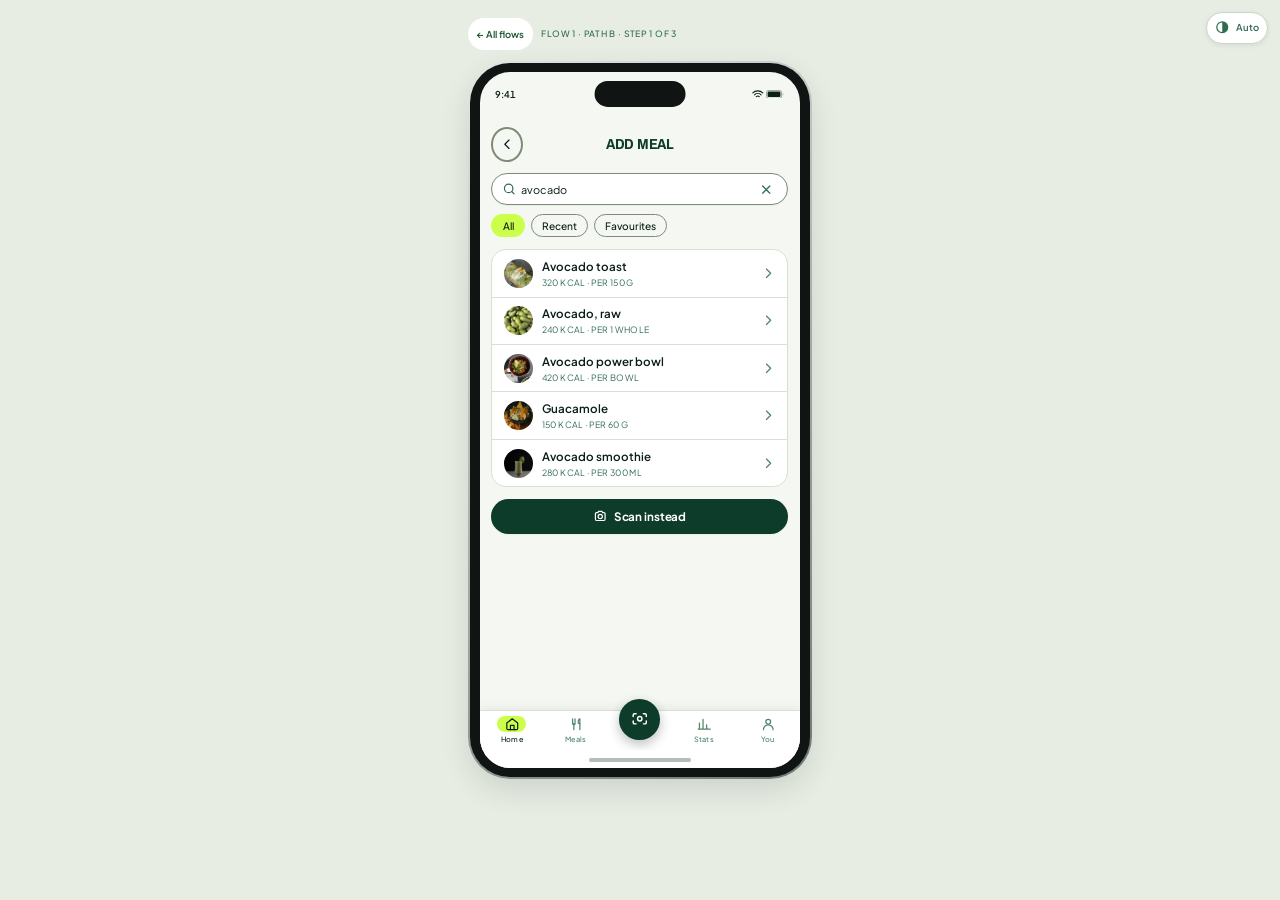
<file: design-system/screens/add-meal.html>
<!DOCTYPE html>
<html lang="en">
<head>
<meta charset="utf-8">
<meta name="viewport" content="width=device-width, initial-scale=1">
<title>Sprout &middot; Add meal</title>
<link rel="stylesheet" href="../tokens.css">
<link rel="stylesheet" href="../components.css">
<link rel="stylesheet" href="../prototype.css">
<!-- Sets [data-theme] from localStorage before the first paint. Must not be
     deferred: deferred, a stored dark preference lands after the browser has
     already drawn a light page. -->
<script src="../theme.js"></script>
</head>
<body class="proto">

<button type="button" class="theme-toggle theme-toggle--floating" data-theme-toggle aria-label="Theme">
  <svg class="icon theme-toggle__icon theme-toggle__icon--auto" viewBox="0 0 24 24" fill="none" stroke="currentColor" stroke-width="2" stroke-linecap="round" stroke-linejoin="round" aria-hidden="true"><circle cx="12" cy="12" r="9"/><path d="M12 3a9 9 0 0 1 0 18z" fill="currentColor" stroke="none"/></svg>
  <svg class="icon theme-toggle__icon theme-toggle__icon--light" viewBox="0 0 24 24" fill="none" stroke="currentColor" stroke-width="2" stroke-linecap="round" stroke-linejoin="round" aria-hidden="true"><circle cx="12" cy="12" r="4.2"/><path d="M12 2.5v2M12 19.5v2M4.9 4.9l1.4 1.4M17.7 17.7l1.4 1.4M2.5 12h2M19.5 12h2M4.9 19.1l1.4-1.4M17.7 6.3l1.4-1.4"/></svg>
  <svg class="icon theme-toggle__icon theme-toggle__icon--dark" viewBox="0 0 24 24" fill="none" stroke="currentColor" stroke-width="2" stroke-linecap="round" stroke-linejoin="round" aria-hidden="true"><path d="M20 14.6A8.6 8.6 0 0 1 9.4 4 8.6 8.6 0 1 0 20 14.6z"/></svg>
  <span class="theme-toggle__label">Auto</span>
</button>

<svg class="svg-defs" aria-hidden="true" focusable="false">
  <defs>
    <linearGradient id="ring-gradient" x1="0" y1="1" x2="1" y2="0">
      <stop class="ring-grad__from" offset="0"/>
      <stop class="ring-grad__to" offset="1"/>
    </linearGradient>
  </defs>
</svg>

<nav class="proto__bar" aria-label="Prototype navigation">
  <a class="proto__back" href="../index.html">&larr; All flows</a>
  <span class="proto__crumb">Flow 1 &middot; Path B &middot; Step 1 of 3</span>
</nav>

<div class="device">
  <div class="device__viewport">

    <!-- OS chrome. Purely decorative: it is the device drawing over the app,
         so the whole strip is hidden from assistive tech. -->
    <div class="status-bar" aria-hidden="true">
      <span class="status-bar__time">9:41</span>
      <span class="status-bar__island"></span>
      <span class="status-bar__indicators">
        <svg class="status-bar__icon" viewBox="0 0 16 12" fill="none" stroke="currentColor" stroke-width="1.5" stroke-linecap="round">
          <path d="M1.1 4.1a9.8 9.8 0 0 1 13.8 0"/>
          <path d="M3.5 6.7a6.4 6.4 0 0 1 9 0"/>
          <path d="M5.9 9.3a3 3 0 0 1 4.2 0"/>
        </svg>
        <svg class="status-bar__icon" viewBox="0 0 25 12" fill="none">
          <rect x="0.6" y="0.6" width="21" height="10.8" rx="3.2" stroke="currentColor" stroke-width="1.2" opacity="0.45"/>
          <rect x="2.2" y="2.2" width="17.8" height="7.6" rx="1.9" fill="currentColor"/>
          <path d="M23.2 4.3c1.1.6 1.1 2.8 0 3.4z" fill="currentColor" opacity="0.45"/>
        </svg>
      </span>
    </div>

    <div class="screen">
      <div class="screen__body">
            <div class="screen__header">
              <a class="btn btn--tertiary btn--icon" href="home.html" aria-label="Back"><svg class="icon" viewBox="0 0 24 24" fill="none" stroke="currentColor" stroke-width="2" stroke-linecap="round" stroke-linejoin="round" aria-hidden="true"><path d="M15 5l-7 7 7 7"/></svg></a>
              <h1 class="screen__title">Add meal</h1>
              <span class="screen__header-spacer"></span>
            </div>

            <div class="search search--clearable screen__search">
              <svg class="search__icon icon" viewBox="0 0 24 24" fill="none" stroke="currentColor" stroke-width="2" stroke-linecap="round" stroke-linejoin="round" aria-hidden="true"><circle cx="11" cy="11" r="7"/><path d="M20 20l-3.5-3.5"/></svg>
              <label class="sr-only" for="q">Search food</label>
              <input class="input" id="q" type="search" value="avocado">
              <button type="button" class="field-action" aria-label="Clear search"><svg class="icon" viewBox="0 0 24 24" fill="none" stroke="currentColor" stroke-width="2" stroke-linecap="round" stroke-linejoin="round" aria-hidden="true"><path d="M6 6l12 12M18 6L6 18"/></svg></button>
            </div>

            <div class="screen__pills">
              <button type="button" class="tag tag--brand" aria-pressed="true">All</button>
              <button type="button" class="tag tag--outline" aria-pressed="false">Recent</button>
              <button type="button" class="tag tag--outline" aria-pressed="false">Favourites</button>
            </div>

            <ul class="list screen__list">
                <li class="list__item"><a class="list__link" href="product-detail.html">
                  <span class="list__thumb" role="img" aria-label="Avocado toast" style="--dish: url('assets/dishes/avocado-toast.jpg')"></span>
                  <span class="list__body"><span class="list__title">Avocado toast</span><span class="list__meta">320 kcal &middot; per 150 g</span></span>
                  <svg class="list__chevron icon" viewBox="0 0 24 24" fill="none" stroke="currentColor" stroke-width="2" stroke-linecap="round" stroke-linejoin="round" aria-hidden="true"><path d="M9 5l7 7-7 7"/></svg>
                </a></li>
                <li class="list__item"><a class="list__link" href="product-detail.html">
                  <span class="list__thumb list__thumb--deep" role="img" aria-label="Avocado, raw" style="--dish: url('assets/dishes/avocado-raw.jpg')"></span>
                  <span class="list__body"><span class="list__title">Avocado, raw</span><span class="list__meta">240 kcal &middot; per 1 whole</span></span>
                  <svg class="list__chevron icon" viewBox="0 0 24 24" fill="none" stroke="currentColor" stroke-width="2" stroke-linecap="round" stroke-linejoin="round" aria-hidden="true"><path d="M9 5l7 7-7 7"/></svg>
                </a></li>
                <li class="list__item"><a class="list__link" href="product-detail.html">
                  <span class="list__thumb list__thumb--bright" role="img" aria-label="Avocado power bowl" style="--dish: url('assets/dishes/avocado-power-bowl.jpg')"></span>
                  <span class="list__body"><span class="list__title">Avocado power bowl</span><span class="list__meta">420 kcal &middot; per bowl</span></span>
                  <svg class="list__chevron icon" viewBox="0 0 24 24" fill="none" stroke="currentColor" stroke-width="2" stroke-linecap="round" stroke-linejoin="round" aria-hidden="true"><path d="M9 5l7 7-7 7"/></svg>
                </a></li>
                <li class="list__item"><a class="list__link" href="product-detail.html">
                  <span class="list__thumb list__thumb--deep" role="img" aria-label="Guacamole" style="--dish: url('assets/dishes/guacamole.jpg')"></span>
                  <span class="list__body"><span class="list__title">Guacamole</span><span class="list__meta">150 kcal &middot; per 60 g</span></span>
                  <svg class="list__chevron icon" viewBox="0 0 24 24" fill="none" stroke="currentColor" stroke-width="2" stroke-linecap="round" stroke-linejoin="round" aria-hidden="true"><path d="M9 5l7 7-7 7"/></svg>
                </a></li>
                <li class="list__item"><a class="list__link" href="product-detail.html">
                  <span class="list__thumb" role="img" aria-label="Avocado smoothie" style="--dish: url('assets/dishes/avocado-smoothie.jpg')"></span>
                  <span class="list__body"><span class="list__title">Avocado smoothie</span><span class="list__meta">280 kcal &middot; per 300 ml</span></span>
                  <svg class="list__chevron icon" viewBox="0 0 24 24" fill="none" stroke="currentColor" stroke-width="2" stroke-linecap="round" stroke-linejoin="round" aria-hidden="true"><path d="M9 5l7 7-7 7"/></svg>
                </a></li>
            </ul>

            <a class="btn btn--secondary btn--block screen__scan" href="scan.html">
              <svg class="icon" viewBox="0 0 24 24" fill="none" stroke="currentColor" stroke-width="2" stroke-linecap="round" stroke-linejoin="round" aria-hidden="true"><path d="M4 8a2 2 0 0 1 2-2h2l1.2-2h5.6L16 6h2a2 2 0 0 1 2 2v9a2 2 0 0 1-2 2H6a2 2 0 0 1-2-2z"/><circle cx="12" cy="12.5" r="3.5"/></svg>
              Scan instead
            </a>
      </div>

          <nav class="bottom-nav" aria-label="Main navigation">
            <a class="bottom-nav__item" href="home.html" aria-current="page"><span class="bottom-nav__icon-wrap"><svg class="icon" viewBox="0 0 24 24" fill="none" stroke="currentColor" stroke-width="2" stroke-linecap="round" stroke-linejoin="round" aria-hidden="true"><path d="M3 10l9-7 9 7v9a2 2 0 0 1-2 2H5a2 2 0 0 1-2-2z"/><path d="M9 21v-7h6v7"/></svg></span><span class="bottom-nav__label">Home</span></a>
            <a class="bottom-nav__item" href="find-recipe.html"><span class="bottom-nav__icon-wrap"><svg class="icon" viewBox="0 0 24 24" fill="none" stroke="currentColor" stroke-width="2" stroke-linecap="round" stroke-linejoin="round" aria-hidden="true"><path d="M6 3v8a2 2 0 0 0 4 0V3M8 11v10"/><path d="M17 3c-1.5 2-2 4-2 6a2 2 0 0 0 2 2h1V3z"/><path d="M18 11v10"/></svg></span><span class="bottom-nav__label">Meals</span></a>
            <a class="bottom-nav__item bottom-nav__item--scan" href="scan.html"><span class="bottom-nav__icon-wrap"><svg class="icon" viewBox="0 0 24 24" fill="none" stroke="currentColor" stroke-width="2" stroke-linecap="round" stroke-linejoin="round" aria-hidden="true"><path d="M3 9V7a2 2 0 0 1 2-2h2M17 5h2a2 2 0 0 1 2 2v2M21 15v2a2 2 0 0 1-2 2h-2M7 19H5a2 2 0 0 1-2-2v-2"/><circle cx="12" cy="12" r="3"/></svg></span><span class="bottom-nav__label">Scan</span></a>
            <a class="bottom-nav__item" href="stats.html"><span class="bottom-nav__icon-wrap"><svg class="icon" viewBox="0 0 24 24" fill="none" stroke="currentColor" stroke-width="2" stroke-linecap="round" stroke-linejoin="round" aria-hidden="true"><path d="M4 20V10M10 20V4M16 20v-7M22 20h-20"/></svg></span><span class="bottom-nav__label">Stats</span></a>
            <a class="bottom-nav__item" href="you.html"><span class="bottom-nav__icon-wrap"><svg class="icon" viewBox="0 0 24 24" fill="none" stroke="currentColor" stroke-width="2" stroke-linecap="round" stroke-linejoin="round" aria-hidden="true"><circle cx="12" cy="8" r="4"/><path d="M4 21a8 8 0 0 1 16 0"/></svg></span><span class="bottom-nav__label">You</span></a>
          </nav>
    </div>

    <div class="home-indicator" aria-hidden="true"></div>
  </div>
</div>

</body>
</html>
</file>
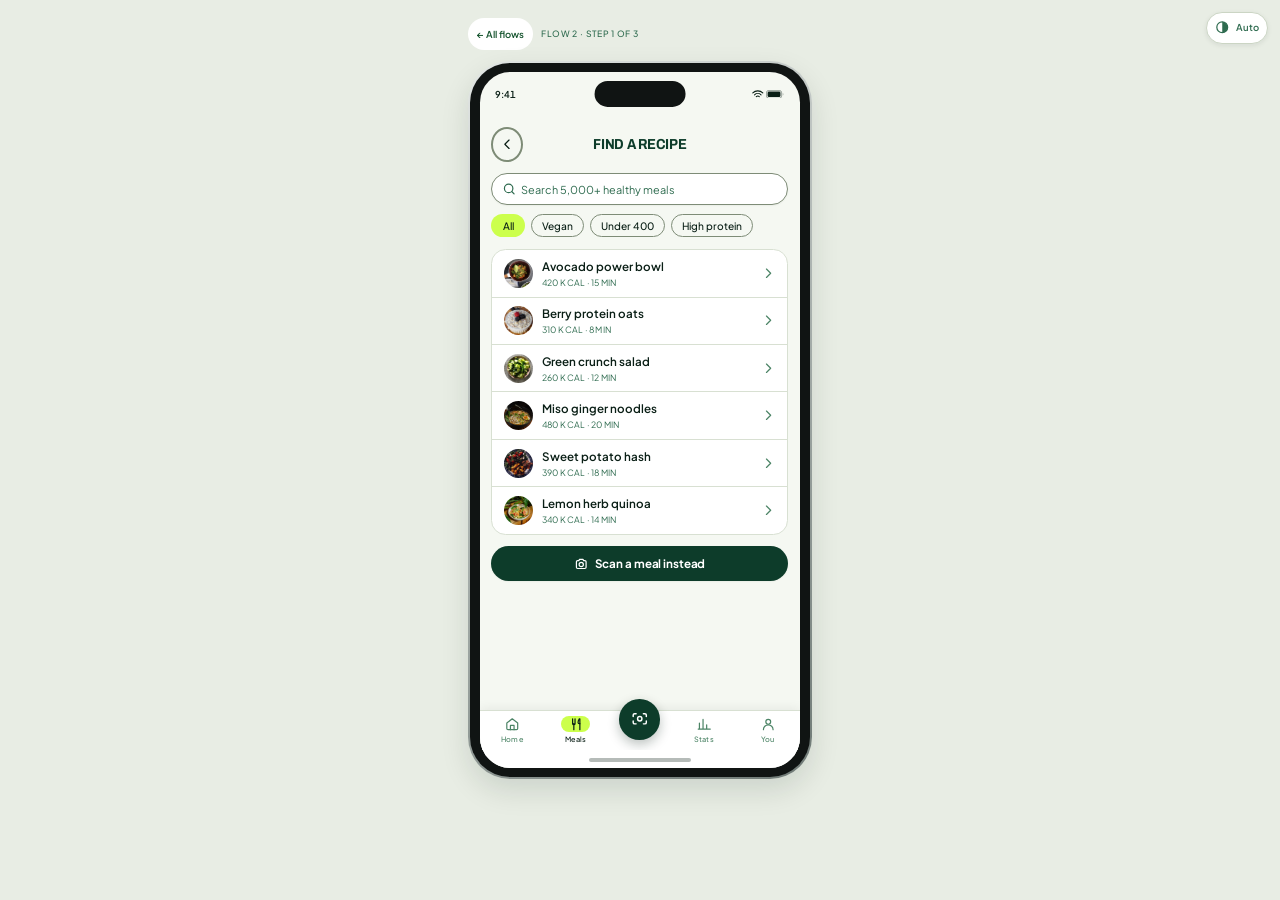
<file: design-system/screens/find-recipe.html>
<!DOCTYPE html>
<html lang="en">
<head>
<meta charset="utf-8">
<meta name="viewport" content="width=device-width, initial-scale=1">
<title>Sprout &middot; Find a recipe</title>
<link rel="stylesheet" href="../tokens.css">
<link rel="stylesheet" href="../components.css">
<link rel="stylesheet" href="../prototype.css">
<!-- Sets [data-theme] from localStorage before the first paint. Must not be
     deferred: deferred, a stored dark preference lands after the browser has
     already drawn a light page. -->
<script src="../theme.js"></script>
</head>
<body class="proto">

<button type="button" class="theme-toggle theme-toggle--floating" data-theme-toggle aria-label="Theme">
  <svg class="icon theme-toggle__icon theme-toggle__icon--auto" viewBox="0 0 24 24" fill="none" stroke="currentColor" stroke-width="2" stroke-linecap="round" stroke-linejoin="round" aria-hidden="true"><circle cx="12" cy="12" r="9"/><path d="M12 3a9 9 0 0 1 0 18z" fill="currentColor" stroke="none"/></svg>
  <svg class="icon theme-toggle__icon theme-toggle__icon--light" viewBox="0 0 24 24" fill="none" stroke="currentColor" stroke-width="2" stroke-linecap="round" stroke-linejoin="round" aria-hidden="true"><circle cx="12" cy="12" r="4.2"/><path d="M12 2.5v2M12 19.5v2M4.9 4.9l1.4 1.4M17.7 17.7l1.4 1.4M2.5 12h2M19.5 12h2M4.9 19.1l1.4-1.4M17.7 6.3l1.4-1.4"/></svg>
  <svg class="icon theme-toggle__icon theme-toggle__icon--dark" viewBox="0 0 24 24" fill="none" stroke="currentColor" stroke-width="2" stroke-linecap="round" stroke-linejoin="round" aria-hidden="true"><path d="M20 14.6A8.6 8.6 0 0 1 9.4 4 8.6 8.6 0 1 0 20 14.6z"/></svg>
  <span class="theme-toggle__label">Auto</span>
</button>

<svg class="svg-defs" aria-hidden="true" focusable="false">
  <defs>
    <linearGradient id="ring-gradient" x1="0" y1="1" x2="1" y2="0">
      <stop class="ring-grad__from" offset="0"/>
      <stop class="ring-grad__to" offset="1"/>
    </linearGradient>
  </defs>
</svg>

<nav class="proto__bar" aria-label="Prototype navigation">
  <a class="proto__back" href="../index.html">&larr; All flows</a>
  <span class="proto__crumb">Flow 2 &middot; Step 1 of 3</span>
</nav>

<div class="device">
  <div class="device__viewport">

    <!-- OS chrome. Purely decorative: it is the device drawing over the app,
         so the whole strip is hidden from assistive tech. -->
    <div class="status-bar" aria-hidden="true">
      <span class="status-bar__time">9:41</span>
      <span class="status-bar__island"></span>
      <span class="status-bar__indicators">
        <svg class="status-bar__icon" viewBox="0 0 16 12" fill="none" stroke="currentColor" stroke-width="1.5" stroke-linecap="round">
          <path d="M1.1 4.1a9.8 9.8 0 0 1 13.8 0"/>
          <path d="M3.5 6.7a6.4 6.4 0 0 1 9 0"/>
          <path d="M5.9 9.3a3 3 0 0 1 4.2 0"/>
        </svg>
        <svg class="status-bar__icon" viewBox="0 0 25 12" fill="none">
          <rect x="0.6" y="0.6" width="21" height="10.8" rx="3.2" stroke="currentColor" stroke-width="1.2" opacity="0.45"/>
          <rect x="2.2" y="2.2" width="17.8" height="7.6" rx="1.9" fill="currentColor"/>
          <path d="M23.2 4.3c1.1.6 1.1 2.8 0 3.4z" fill="currentColor" opacity="0.45"/>
        </svg>
      </span>
    </div>

    <div class="screen">
      <div class="screen__body">
            <div class="screen__header">
              <a class="btn btn--tertiary btn--icon" href="home.html" aria-label="Back"><svg class="icon" viewBox="0 0 24 24" fill="none" stroke="currentColor" stroke-width="2" stroke-linecap="round" stroke-linejoin="round" aria-hidden="true"><path d="M15 5l-7 7 7 7"/></svg></a>
              <h1 class="screen__title">Find a recipe</h1>
              <span class="screen__header-spacer"></span>
            </div>

            <div class="search screen__search">
              <svg class="search__icon icon" viewBox="0 0 24 24" fill="none" stroke="currentColor" stroke-width="2" stroke-linecap="round" stroke-linejoin="round" aria-hidden="true"><circle cx="11" cy="11" r="7"/><path d="M20 20l-3.5-3.5"/></svg>
              <label class="sr-only" for="qr">Search recipes</label>
              <input class="input" id="qr" type="search" placeholder="Search 5,000+ healthy meals">
            </div>

            <div class="screen__pills">
              <button type="button" class="tag tag--brand" aria-pressed="true">All</button>
              <button type="button" class="tag tag--outline" aria-pressed="false">Vegan</button>
              <button type="button" class="tag tag--outline" aria-pressed="false">Under 400</button>
              <button type="button" class="tag tag--outline" aria-pressed="false">High protein</button>
            </div>

            <ul class="list screen__list">
                <li class="list__item"><a class="list__link" href="recipe-detail.html">
                  <span class="list__thumb" role="img" aria-label="Avocado power bowl" style="--dish: url('assets/dishes/avocado-power-bowl.jpg')"></span>
                  <span class="list__body"><span class="list__title">Avocado power bowl</span><span class="list__meta">420 kcal &middot; 15 min</span></span>
                  <svg class="list__chevron icon" viewBox="0 0 24 24" fill="none" stroke="currentColor" stroke-width="2" stroke-linecap="round" stroke-linejoin="round" aria-hidden="true"><path d="M9 5l7 7-7 7"/></svg>
                </a></li>
                <li class="list__item"><a class="list__link" href="recipe-detail.html">
                  <span class="list__thumb list__thumb--deep" role="img" aria-label="Berry protein oats" style="--dish: url('assets/dishes/berry-protein-oats.jpg')"></span>
                  <span class="list__body"><span class="list__title">Berry protein oats</span><span class="list__meta">310 kcal &middot; 8 min</span></span>
                  <svg class="list__chevron icon" viewBox="0 0 24 24" fill="none" stroke="currentColor" stroke-width="2" stroke-linecap="round" stroke-linejoin="round" aria-hidden="true"><path d="M9 5l7 7-7 7"/></svg>
                </a></li>
                <li class="list__item"><a class="list__link" href="recipe-detail.html">
                  <span class="list__thumb list__thumb--bright" role="img" aria-label="Green crunch salad" style="--dish: url('assets/dishes/green-crunch-salad.jpg')"></span>
                  <span class="list__body"><span class="list__title">Green crunch salad</span><span class="list__meta">260 kcal &middot; 12 min</span></span>
                  <svg class="list__chevron icon" viewBox="0 0 24 24" fill="none" stroke="currentColor" stroke-width="2" stroke-linecap="round" stroke-linejoin="round" aria-hidden="true"><path d="M9 5l7 7-7 7"/></svg>
                </a></li>
                <li class="list__item"><a class="list__link" href="recipe-detail.html">
                  <span class="list__thumb list__thumb--deep" role="img" aria-label="Miso ginger noodles" style="--dish: url('assets/dishes/miso-ginger-noodles.jpg')"></span>
                  <span class="list__body"><span class="list__title">Miso ginger noodles</span><span class="list__meta">480 kcal &middot; 20 min</span></span>
                  <svg class="list__chevron icon" viewBox="0 0 24 24" fill="none" stroke="currentColor" stroke-width="2" stroke-linecap="round" stroke-linejoin="round" aria-hidden="true"><path d="M9 5l7 7-7 7"/></svg>
                </a></li>
                <li class="list__item"><a class="list__link" href="recipe-detail.html">
                  <span class="list__thumb" role="img" aria-label="Sweet potato hash" style="--dish: url('assets/dishes/sweet-potato-hash.jpg')"></span>
                  <span class="list__body"><span class="list__title">Sweet potato hash</span><span class="list__meta">390 kcal &middot; 18 min</span></span>
                  <svg class="list__chevron icon" viewBox="0 0 24 24" fill="none" stroke="currentColor" stroke-width="2" stroke-linecap="round" stroke-linejoin="round" aria-hidden="true"><path d="M9 5l7 7-7 7"/></svg>
                </a></li>
                <li class="list__item"><a class="list__link" href="recipe-detail.html">
                  <span class="list__thumb list__thumb--bright" role="img" aria-label="Lemon herb quinoa" style="--dish: url('assets/dishes/lemon-herb-quinoa.jpg')"></span>
                  <span class="list__body"><span class="list__title">Lemon herb quinoa</span><span class="list__meta">340 kcal &middot; 14 min</span></span>
                  <svg class="list__chevron icon" viewBox="0 0 24 24" fill="none" stroke="currentColor" stroke-width="2" stroke-linecap="round" stroke-linejoin="round" aria-hidden="true"><path d="M9 5l7 7-7 7"/></svg>
                </a></li>
            </ul>

            <a class="btn btn--secondary btn--block screen__scan" href="scan.html">
              <svg class="icon" viewBox="0 0 24 24" fill="none" stroke="currentColor" stroke-width="2" stroke-linecap="round" stroke-linejoin="round" aria-hidden="true"><path d="M4 8a2 2 0 0 1 2-2h2l1.2-2h5.6L16 6h2a2 2 0 0 1 2 2v9a2 2 0 0 1-2 2H6a2 2 0 0 1-2-2z"/><circle cx="12" cy="12.5" r="3.5"/></svg>
              Scan a meal instead
            </a>
      </div>

          <nav class="bottom-nav" aria-label="Main navigation">
            <a class="bottom-nav__item" href="home.html"><span class="bottom-nav__icon-wrap"><svg class="icon" viewBox="0 0 24 24" fill="none" stroke="currentColor" stroke-width="2" stroke-linecap="round" stroke-linejoin="round" aria-hidden="true"><path d="M3 10l9-7 9 7v9a2 2 0 0 1-2 2H5a2 2 0 0 1-2-2z"/><path d="M9 21v-7h6v7"/></svg></span><span class="bottom-nav__label">Home</span></a>
            <a class="bottom-nav__item" href="find-recipe.html" aria-current="page"><span class="bottom-nav__icon-wrap"><svg class="icon" viewBox="0 0 24 24" fill="none" stroke="currentColor" stroke-width="2" stroke-linecap="round" stroke-linejoin="round" aria-hidden="true"><path d="M6 3v8a2 2 0 0 0 4 0V3M8 11v10"/><path d="M17 3c-1.5 2-2 4-2 6a2 2 0 0 0 2 2h1V3z"/><path d="M18 11v10"/></svg></span><span class="bottom-nav__label">Meals</span></a>
            <a class="bottom-nav__item bottom-nav__item--scan" href="scan.html"><span class="bottom-nav__icon-wrap"><svg class="icon" viewBox="0 0 24 24" fill="none" stroke="currentColor" stroke-width="2" stroke-linecap="round" stroke-linejoin="round" aria-hidden="true"><path d="M3 9V7a2 2 0 0 1 2-2h2M17 5h2a2 2 0 0 1 2 2v2M21 15v2a2 2 0 0 1-2 2h-2M7 19H5a2 2 0 0 1-2-2v-2"/><circle cx="12" cy="12" r="3"/></svg></span><span class="bottom-nav__label">Scan</span></a>
            <a class="bottom-nav__item" href="stats.html"><span class="bottom-nav__icon-wrap"><svg class="icon" viewBox="0 0 24 24" fill="none" stroke="currentColor" stroke-width="2" stroke-linecap="round" stroke-linejoin="round" aria-hidden="true"><path d="M4 20V10M10 20V4M16 20v-7M22 20h-20"/></svg></span><span class="bottom-nav__label">Stats</span></a>
            <a class="bottom-nav__item" href="you.html"><span class="bottom-nav__icon-wrap"><svg class="icon" viewBox="0 0 24 24" fill="none" stroke="currentColor" stroke-width="2" stroke-linecap="round" stroke-linejoin="round" aria-hidden="true"><circle cx="12" cy="8" r="4"/><path d="M4 21a8 8 0 0 1 16 0"/></svg></span><span class="bottom-nav__label">You</span></a>
          </nav>
    </div>

    <div class="home-indicator" aria-hidden="true"></div>
  </div>
</div>

</body>
</html>
</file>
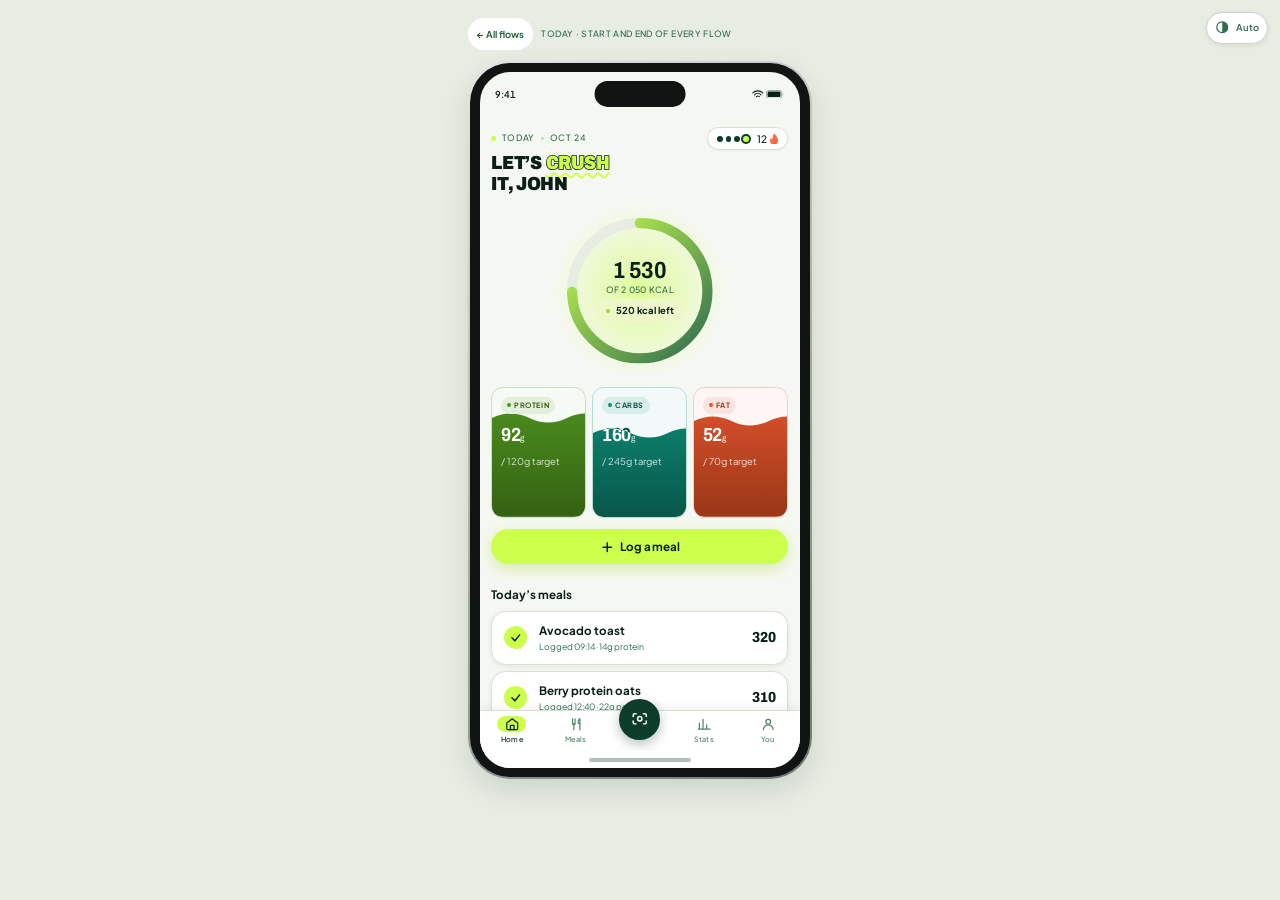
<file: design-system/screens/home.html>
<!DOCTYPE html>
<html lang="en">
<head>
<meta charset="utf-8">
<meta name="viewport" content="width=device-width, initial-scale=1">
<title>Sprout &middot; Today</title>
<link rel="stylesheet" href="../tokens.css">
<link rel="stylesheet" href="../components.css">
<link rel="stylesheet" href="../prototype.css">
<!-- Sets [data-theme] from localStorage before the first paint. Must not be
     deferred: deferred, a stored dark preference lands after the browser has
     already drawn a light page. -->
<script src="../theme.js"></script>
</head>
<body class="proto">

<button type="button" class="theme-toggle theme-toggle--floating" data-theme-toggle aria-label="Theme">
  <svg class="icon theme-toggle__icon theme-toggle__icon--auto" viewBox="0 0 24 24" fill="none" stroke="currentColor" stroke-width="2" stroke-linecap="round" stroke-linejoin="round" aria-hidden="true"><circle cx="12" cy="12" r="9"/><path d="M12 3a9 9 0 0 1 0 18z" fill="currentColor" stroke="none"/></svg>
  <svg class="icon theme-toggle__icon theme-toggle__icon--light" viewBox="0 0 24 24" fill="none" stroke="currentColor" stroke-width="2" stroke-linecap="round" stroke-linejoin="round" aria-hidden="true"><circle cx="12" cy="12" r="4.2"/><path d="M12 2.5v2M12 19.5v2M4.9 4.9l1.4 1.4M17.7 17.7l1.4 1.4M2.5 12h2M19.5 12h2M4.9 19.1l1.4-1.4M17.7 6.3l1.4-1.4"/></svg>
  <svg class="icon theme-toggle__icon theme-toggle__icon--dark" viewBox="0 0 24 24" fill="none" stroke="currentColor" stroke-width="2" stroke-linecap="round" stroke-linejoin="round" aria-hidden="true"><path d="M20 14.6A8.6 8.6 0 0 1 9.4 4 8.6 8.6 0 1 0 20 14.6z"/></svg>
  <span class="theme-toggle__label">Auto</span>
</button>

<svg class="svg-defs" aria-hidden="true" focusable="false">
  <defs>
    <linearGradient id="ring-gradient" x1="0" y1="1" x2="1" y2="0">
      <stop class="ring-grad__from" offset="0"/>
      <stop class="ring-grad__to" offset="1"/>
    </linearGradient>
  </defs>
</svg>

<nav class="proto__bar" aria-label="Prototype navigation">
  <a class="proto__back" href="../index.html">&larr; All flows</a>
  <span class="proto__crumb">Today &middot; start and end of every flow</span>
</nav>

<div class="device">
  <div class="device__viewport">

    <!-- OS chrome. Purely decorative: it is the device drawing over the app,
         so the whole strip is hidden from assistive tech. -->
    <div class="status-bar" aria-hidden="true">
      <span class="status-bar__time">9:41</span>
      <span class="status-bar__island"></span>
      <span class="status-bar__indicators">
        <svg class="status-bar__icon" viewBox="0 0 16 12" fill="none" stroke="currentColor" stroke-width="1.5" stroke-linecap="round">
          <path d="M1.1 4.1a9.8 9.8 0 0 1 13.8 0"/>
          <path d="M3.5 6.7a6.4 6.4 0 0 1 9 0"/>
          <path d="M5.9 9.3a3 3 0 0 1 4.2 0"/>
        </svg>
        <svg class="status-bar__icon" viewBox="0 0 25 12" fill="none">
          <rect x="0.6" y="0.6" width="21" height="10.8" rx="3.2" stroke="currentColor" stroke-width="1.2" opacity="0.45"/>
          <rect x="2.2" y="2.2" width="17.8" height="7.6" rx="1.9" fill="currentColor"/>
          <path d="M23.2 4.3c1.1.6 1.1 2.8 0 3.4z" fill="currentColor" opacity="0.45"/>
        </svg>
      </span>
    </div>

    <div class="screen">
      <div class="screen__body">
            <div class="screen__header">
              <p class="screen__eyebrow">
                <span class="screen__eyebrow-dot" aria-hidden="true"></span>Today
                <span class="screen__eyebrow-sep" aria-hidden="true"></span>
                <span class="screen__date"></span>
              </p>
              <button type="button" class="badge streak" data-modal-open="streak-modal"
                      aria-haspopup="dialog" aria-label="12 day streak. Open your week">
                <span class="streak__dots" aria-hidden="true"><span class="streak__dot streak__dot--on"></span><span class="streak__dot streak__dot--on"></span><span class="streak__dot streak__dot--on"></span><span class="streak__dot streak__dot--today"></span></span>
                <span class="streak__label">12</span>
                <svg class="badge__flame" viewBox="7 2 10 14.2" fill="currentColor" aria-hidden="true"><path d="M12 2c2.8 4.2 5 6 5 9.2a5 5 0 0 1-10 0c0-1.3.4-2.3 1.1-3.3.3 1 .9 1.7 1.7 2 .2-3 1.4-5.6 2.2-7.9z"/></svg>
              </button>
            </div>

            <h1 class="screen__headline">Let&rsquo;s <span class="highlight">crush</span><br>it, <span class="screen__greeting-name"></span></h1>

            <div class="screen__ring">
              <div class="ring" style="--ring-progress: 0.746" role="img" aria-label="1530 of 2050 kilocalories consumed, 520 remaining">
                <svg class="ring__svg" viewBox="0 0 200 200" aria-hidden="true">
                  <circle class="ring__track" cx="100" cy="100" r="93"/>
                  <circle class="ring__fill" cx="100" cy="100" r="93"/>
                </svg>
                <div class="ring__center" aria-hidden="true">
                  <span class="ring__value">1 530</span>
                  <span class="ring__unit">of 2 050 kcal</span>
                  <span class="ring__remaining"><span class="badge badge--lime"><span class="badge__dot" aria-hidden="true"></span>520 kcal left</span></span>
                </div>
              </div>
            </div>

            <div class="macros screen__macros">
              <div class="macro macro--protein" style="--macro-value: 92">
                <div class="macro__body">
                  <p class="macro__label"><span class="macro__dot" aria-hidden="true"></span>Protein</p>
                  <p class="macro__value">92<span class="macro__unit">g</span></p>
                  <p class="macro__target">/ 120g target<span class="sr-only">, 77% reached</span></p>
                </div>
                <div class="macro__liquid" aria-hidden="true">
                  <div class="macro__wave">
                    <div class="macro__body macro__body--ink">
                      <p class="macro__label"><span class="macro__dot" aria-hidden="true"></span>Protein</p>
                      <p class="macro__value">92<span class="macro__unit">g</span></p>
                      <p class="macro__target">/ 120g target</p>
                    </div>
                  </div>
                </div>
              </div>
              <div class="macro macro--carbs" style="--macro-value: 160">
                <div class="macro__body">
                  <p class="macro__label"><span class="macro__dot" aria-hidden="true"></span>Carbs</p>
                  <p class="macro__value">160<span class="macro__unit">g</span></p>
                  <p class="macro__target">/ 245g target<span class="sr-only">, 65% reached</span></p>
                </div>
                <div class="macro__liquid" aria-hidden="true">
                  <div class="macro__wave">
                    <div class="macro__body macro__body--ink">
                      <p class="macro__label"><span class="macro__dot" aria-hidden="true"></span>Carbs</p>
                      <p class="macro__value">160<span class="macro__unit">g</span></p>
                      <p class="macro__target">/ 245g target</p>
                    </div>
                  </div>
                </div>
              </div>
              <div class="macro macro--fat" style="--macro-value: 52">
                <div class="macro__body">
                  <p class="macro__label"><span class="macro__dot" aria-hidden="true"></span>Fat</p>
                  <p class="macro__value">52<span class="macro__unit">g</span></p>
                  <p class="macro__target">/ 70g target<span class="sr-only">, 74% reached</span></p>
                </div>
                <div class="macro__liquid" aria-hidden="true">
                  <div class="macro__wave">
                    <div class="macro__body macro__body--ink">
                      <p class="macro__label"><span class="macro__dot" aria-hidden="true"></span>Fat</p>
                      <p class="macro__value">52<span class="macro__unit">g</span></p>
                      <p class="macro__target">/ 70g target</p>
                    </div>
                  </div>
                </div>
              </div>
            </div>

            <a class="btn btn--primary btn--block screen__cta" href="add-meal.html">
              <svg class="icon" viewBox="0 0 24 24" fill="none" stroke="currentColor" stroke-width="2.5" stroke-linecap="round" stroke-linejoin="round" aria-hidden="true"><path d="M12 5v14M5 12h14"/></svg>
              Log a meal
            </a>

            <div class="screen__meals">
              <h2 class="screen__section-title">Today&rsquo;s meals</h2>
              <article class="card meal-card">
                <span class="meal-card__check" aria-hidden="true"><svg class="icon icon--sm" viewBox="0 0 24 24" fill="none" stroke="currentColor" stroke-width="3" stroke-linecap="round" stroke-linejoin="round" aria-hidden="true"><path d="M4 12l6 6L20 6"/></svg></span>
                <div class="meal-card__body">
                  <h3 class="meal-card__title">Avocado toast</h3>
                  <p class="meal-card__meta">Logged 09:14 &middot; 14g protein</p>
                </div>
                <span class="meal-card__kcal">320<span class="sr-only"> kilocalories</span></span>
              </article>
              <article class="card meal-card">
                <span class="meal-card__check" aria-hidden="true"><svg class="icon icon--sm" viewBox="0 0 24 24" fill="none" stroke="currentColor" stroke-width="3" stroke-linecap="round" stroke-linejoin="round" aria-hidden="true"><path d="M4 12l6 6L20 6"/></svg></span>
                <div class="meal-card__body">
                  <h3 class="meal-card__title">Berry protein oats</h3>
                  <p class="meal-card__meta">Logged 12:40 &middot; 22g protein</p>
                </div>
                <span class="meal-card__kcal">310<span class="sr-only"> kilocalories</span></span>
              </article>
              <article class="card meal-card">
                <span class="meal-card__check" aria-hidden="true"><svg class="icon icon--sm" viewBox="0 0 24 24" fill="none" stroke="currentColor" stroke-width="3" stroke-linecap="round" stroke-linejoin="round" aria-hidden="true"><path d="M4 12l6 6L20 6"/></svg></span>
                <div class="meal-card__body">
                  <h3 class="meal-card__title">Green crunch salad</h3>
                  <p class="meal-card__meta">Logged 18:05 &middot; 12g protein</p>
                </div>
                <span class="meal-card__kcal">260<span class="sr-only"> kilocalories</span></span>
              </article>
              <article class="card meal-card meal-card--pending">
                <span class="meal-card__check" aria-hidden="true"><svg class="icon icon--sm" viewBox="0 0 24 24" fill="none" stroke="currentColor" stroke-width="2" stroke-linecap="round" stroke-linejoin="round" aria-hidden="true"><circle cx="12" cy="12" r="9"/><path d="M12 8v4l3 2"/></svg></span>
                <div class="meal-card__body">
                  <h3 class="meal-card__title">Dinner</h3>
                  <p class="meal-card__meta">Not logged yet &middot; 520 kcal remaining</p>
                </div>
                <span class="meal-card__kcal">&mdash;<span class="sr-only"> kilocalories</span></span>
              </article>
            </div>
      </div>

          <nav class="bottom-nav" aria-label="Main navigation">
            <a class="bottom-nav__item" href="home.html" aria-current="page"><span class="bottom-nav__icon-wrap"><svg class="icon" viewBox="0 0 24 24" fill="none" stroke="currentColor" stroke-width="2" stroke-linecap="round" stroke-linejoin="round" aria-hidden="true"><path d="M3 10l9-7 9 7v9a2 2 0 0 1-2 2H5a2 2 0 0 1-2-2z"/><path d="M9 21v-7h6v7"/></svg></span><span class="bottom-nav__label">Home</span></a>
            <a class="bottom-nav__item" href="find-recipe.html"><span class="bottom-nav__icon-wrap"><svg class="icon" viewBox="0 0 24 24" fill="none" stroke="currentColor" stroke-width="2" stroke-linecap="round" stroke-linejoin="round" aria-hidden="true"><path d="M6 3v8a2 2 0 0 0 4 0V3M8 11v10"/><path d="M17 3c-1.5 2-2 4-2 6a2 2 0 0 0 2 2h1V3z"/><path d="M18 11v10"/></svg></span><span class="bottom-nav__label">Meals</span></a>
            <a class="bottom-nav__item bottom-nav__item--scan" href="scan.html"><span class="bottom-nav__icon-wrap"><svg class="icon" viewBox="0 0 24 24" fill="none" stroke="currentColor" stroke-width="2" stroke-linecap="round" stroke-linejoin="round" aria-hidden="true"><path d="M3 9V7a2 2 0 0 1 2-2h2M17 5h2a2 2 0 0 1 2 2v2M21 15v2a2 2 0 0 1-2 2h-2M7 19H5a2 2 0 0 1-2-2v-2"/><circle cx="12" cy="12" r="3"/></svg></span><span class="bottom-nav__label">Scan</span></a>
            <a class="bottom-nav__item" href="stats.html"><span class="bottom-nav__icon-wrap"><svg class="icon" viewBox="0 0 24 24" fill="none" stroke="currentColor" stroke-width="2" stroke-linecap="round" stroke-linejoin="round" aria-hidden="true"><path d="M4 20V10M10 20V4M16 20v-7M22 20h-20"/></svg></span><span class="bottom-nav__label">Stats</span></a>
            <a class="bottom-nav__item" href="you.html"><span class="bottom-nav__icon-wrap"><svg class="icon" viewBox="0 0 24 24" fill="none" stroke="currentColor" stroke-width="2" stroke-linecap="round" stroke-linejoin="round" aria-hidden="true"><circle cx="12" cy="8" r="4"/><path d="M4 21a8 8 0 0 1 16 0"/></svg></span><span class="bottom-nav__label">You</span></a>
          </nav>
    </div>

    <div class="home-indicator" aria-hidden="true"></div>
  </div>
</div>

<!-- Streak modal. Opened by the streak badge in the screen header; see
     components.js for the one line of script a native <dialog> needs. -->
<dialog class="modal" id="streak-modal" aria-labelledby="streak-modal-title">
  <div class="modal__panel">
    <form method="dialog">
      <button type="submit" class="modal__close" aria-label="Close">
        <svg class="icon" viewBox="0 0 24 24" fill="none" stroke="currentColor" stroke-width="2" stroke-linecap="round" aria-hidden="true"><path d="M6 6l12 12M18 6L6 18"/></svg>
      </button>
    </form>
    <svg class="modal__flame" viewBox="7 2 10 14.2" fill="currentColor" aria-hidden="true"><path d="M12 2c2.8 4.2 5 6 5 9.2a5 5 0 0 1-10 0c0-1.3.4-2.3 1.1-3.3.3 1 .9 1.7 1.7 2 .2-3 1.4-5.6 2.2-7.9z"/></svg>
    <h2 class="modal__title" id="streak-modal-title">Good work!</h2>
    <p class="modal__text">You&rsquo;ve looked after your eating <span class="count">12 days</span> in a row. Keep the run going.</p>
    <ul class="week" aria-label="This week">
      <li class="week__day week__day--done"><span class="week__label">Mon</span><span class="week__mark"><svg class="icon" viewBox="0 0 24 24" fill="none" stroke="currentColor" stroke-width="3" stroke-linecap="round" stroke-linejoin="round" aria-hidden="true"><path d="M5 13l4 4L19 7"/></svg></span><span class="sr-only">tracked</span></li>
      <li class="week__day week__day--done"><span class="week__label">Tue</span><span class="week__mark"><svg class="icon" viewBox="0 0 24 24" fill="none" stroke="currentColor" stroke-width="3" stroke-linecap="round" stroke-linejoin="round" aria-hidden="true"><path d="M5 13l4 4L19 7"/></svg></span><span class="sr-only">tracked</span></li>
      <li class="week__day week__day--done"><span class="week__label">Wed</span><span class="week__mark"><svg class="icon" viewBox="0 0 24 24" fill="none" stroke="currentColor" stroke-width="3" stroke-linecap="round" stroke-linejoin="round" aria-hidden="true"><path d="M5 13l4 4L19 7"/></svg></span><span class="sr-only">tracked</span></li>
      <li class="week__day week__day--done"><span class="week__label">Thu</span><span class="week__mark"><svg class="icon" viewBox="0 0 24 24" fill="none" stroke="currentColor" stroke-width="3" stroke-linecap="round" stroke-linejoin="round" aria-hidden="true"><path d="M5 13l4 4L19 7"/></svg></span><span class="sr-only">tracked</span></li>
      <li class="week__day week__day--today" aria-current="date"><span class="week__label">Fri</span><span class="week__mark"><svg class="icon" viewBox="0 0 24 24" fill="none" stroke="currentColor" stroke-width="3" stroke-linecap="round" stroke-linejoin="round" aria-hidden="true"><path d="M5 13l4 4L19 7"/></svg></span><span class="sr-only">today, tracked</span></li>
      <li class="week__day"><span class="week__label">Sat</span><span class="week__mark"></span><span class="sr-only">still to come</span></li>
      <li class="week__day"><span class="week__label">Sun</span><span class="week__mark"></span><span class="sr-only">still to come</span></li>
    </ul>
    <form method="dialog">
      <button type="submit" class="btn btn--primary btn--block">Keep it up</button>
    </form>
  </div>
</dialog>

<script src="../components.js"></script>
</body>
</html>
</file>
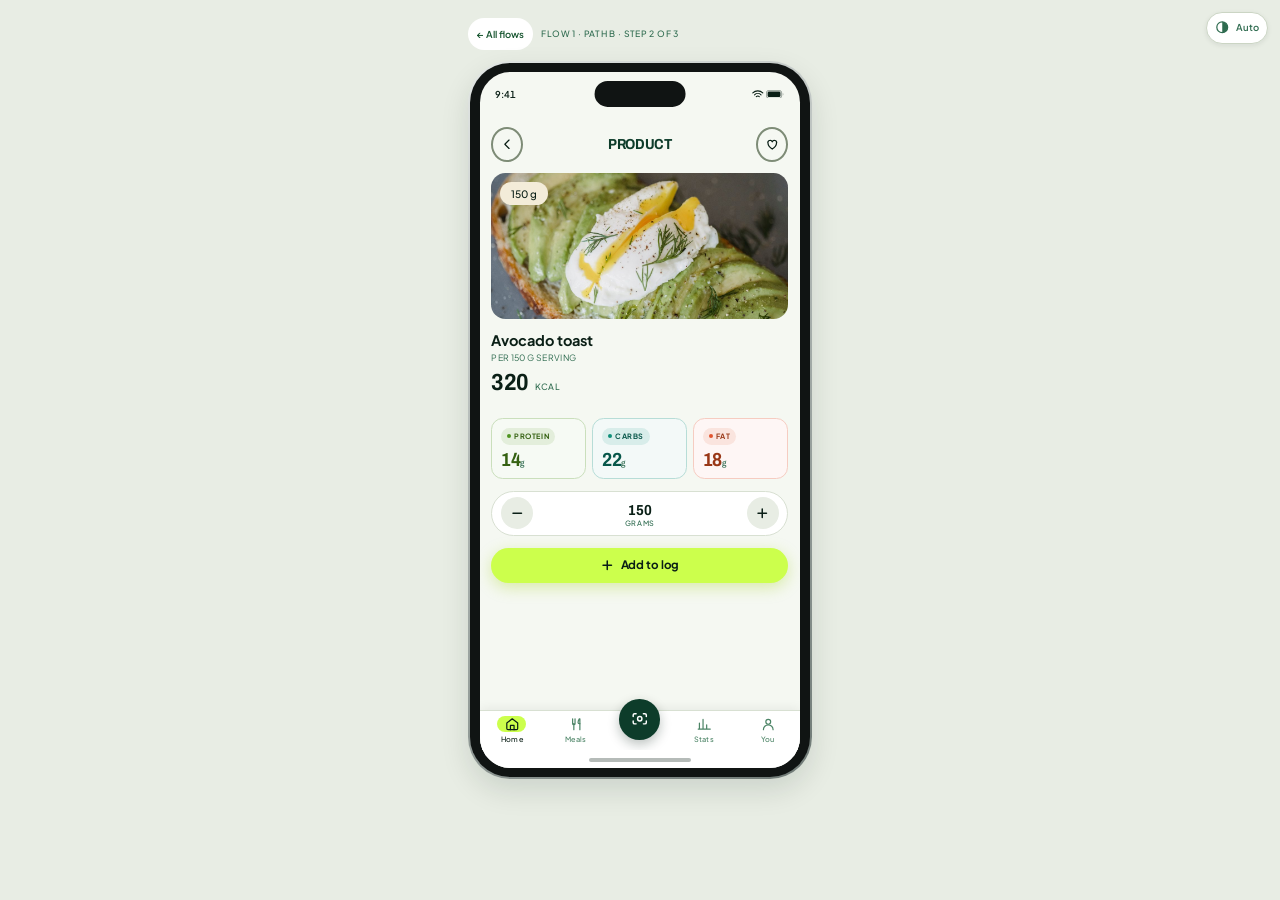
<file: design-system/screens/product-detail.html>
<!DOCTYPE html>
<html lang="en">
<head>
<meta charset="utf-8">
<meta name="viewport" content="width=device-width, initial-scale=1">
<title>Sprout &middot; Product detail</title>
<link rel="stylesheet" href="../tokens.css">
<link rel="stylesheet" href="../components.css">
<link rel="stylesheet" href="../prototype.css">
<!-- Sets [data-theme] from localStorage before the first paint. Must not be
     deferred: deferred, a stored dark preference lands after the browser has
     already drawn a light page. -->
<script src="../theme.js"></script>
</head>
<body class="proto">

<button type="button" class="theme-toggle theme-toggle--floating" data-theme-toggle aria-label="Theme">
  <svg class="icon theme-toggle__icon theme-toggle__icon--auto" viewBox="0 0 24 24" fill="none" stroke="currentColor" stroke-width="2" stroke-linecap="round" stroke-linejoin="round" aria-hidden="true"><circle cx="12" cy="12" r="9"/><path d="M12 3a9 9 0 0 1 0 18z" fill="currentColor" stroke="none"/></svg>
  <svg class="icon theme-toggle__icon theme-toggle__icon--light" viewBox="0 0 24 24" fill="none" stroke="currentColor" stroke-width="2" stroke-linecap="round" stroke-linejoin="round" aria-hidden="true"><circle cx="12" cy="12" r="4.2"/><path d="M12 2.5v2M12 19.5v2M4.9 4.9l1.4 1.4M17.7 17.7l1.4 1.4M2.5 12h2M19.5 12h2M4.9 19.1l1.4-1.4M17.7 6.3l1.4-1.4"/></svg>
  <svg class="icon theme-toggle__icon theme-toggle__icon--dark" viewBox="0 0 24 24" fill="none" stroke="currentColor" stroke-width="2" stroke-linecap="round" stroke-linejoin="round" aria-hidden="true"><path d="M20 14.6A8.6 8.6 0 0 1 9.4 4 8.6 8.6 0 1 0 20 14.6z"/></svg>
  <span class="theme-toggle__label">Auto</span>
</button>

<svg class="svg-defs" aria-hidden="true" focusable="false">
  <defs>
    <linearGradient id="ring-gradient" x1="0" y1="1" x2="1" y2="0">
      <stop class="ring-grad__from" offset="0"/>
      <stop class="ring-grad__to" offset="1"/>
    </linearGradient>
  </defs>
</svg>

<nav class="proto__bar" aria-label="Prototype navigation">
  <a class="proto__back" href="../index.html">&larr; All flows</a>
  <span class="proto__crumb">Flow 1 &middot; Path B &middot; Step 2 of 3</span>
</nav>

<div class="device">
  <div class="device__viewport">

    <!-- OS chrome. Purely decorative: it is the device drawing over the app,
         so the whole strip is hidden from assistive tech. -->
    <div class="status-bar" aria-hidden="true">
      <span class="status-bar__time">9:41</span>
      <span class="status-bar__island"></span>
      <span class="status-bar__indicators">
        <svg class="status-bar__icon" viewBox="0 0 16 12" fill="none" stroke="currentColor" stroke-width="1.5" stroke-linecap="round">
          <path d="M1.1 4.1a9.8 9.8 0 0 1 13.8 0"/>
          <path d="M3.5 6.7a6.4 6.4 0 0 1 9 0"/>
          <path d="M5.9 9.3a3 3 0 0 1 4.2 0"/>
        </svg>
        <svg class="status-bar__icon" viewBox="0 0 25 12" fill="none">
          <rect x="0.6" y="0.6" width="21" height="10.8" rx="3.2" stroke="currentColor" stroke-width="1.2" opacity="0.45"/>
          <rect x="2.2" y="2.2" width="17.8" height="7.6" rx="1.9" fill="currentColor"/>
          <path d="M23.2 4.3c1.1.6 1.1 2.8 0 3.4z" fill="currentColor" opacity="0.45"/>
        </svg>
      </span>
    </div>

    <div class="screen">
      <div class="screen__body">
            <div class="screen__header">
              <a class="btn btn--tertiary btn--icon" href="add-meal.html" aria-label="Back"><svg class="icon" viewBox="0 0 24 24" fill="none" stroke="currentColor" stroke-width="2" stroke-linecap="round" stroke-linejoin="round" aria-hidden="true"><path d="M15 5l-7 7 7 7"/></svg></a>
              <h1 class="screen__title">Product</h1>
              <button type="button" class="btn btn--tertiary btn--icon" aria-label="Save to favourites"><svg class="icon" viewBox="0 0 24 24" fill="none" stroke="currentColor" stroke-width="2" stroke-linecap="round" stroke-linejoin="round" aria-hidden="true"><path d="M12 20s-7-4.5-7-9.5A3.5 3.5 0 0 1 12 8a3.5 3.5 0 0 1 7 2.5c0 5-7 9.5-7 9.5z"/></svg></button>
            </div>

            <div class="recipe-hero screen__hero" role="img" aria-label="Avocado toast on sourdough with seeds" style="--dish: url('assets/dishes/avocado-toast-full.jpg')">
              <span class="tag tag--cream recipe-hero__badge">150 g</span>
            </div>

            <div class="screen__heading">
              <h2 class="recipe-title">Avocado toast</h2>
              <p class="recipe-meta">Per 150 g serving</p>
            </div>

            <div class="stat screen__tags">
              <span class="stat__value">320</span>
              <span class="stat__unit">kcal</span>
            </div>

            <div class="macros screen__macros macros--plain">
              <div class="macro macro--protein">
                <div class="macro__body">
                  <p class="macro__label"><span class="macro__dot" aria-hidden="true"></span>Protein</p>
                  <p class="macro__value">14<span class="macro__unit">g</span></p>
                </div>
              </div>
              <div class="macro macro--carbs">
                <div class="macro__body">
                  <p class="macro__label"><span class="macro__dot" aria-hidden="true"></span>Carbs</p>
                  <p class="macro__value">22<span class="macro__unit">g</span></p>
                </div>
              </div>
              <div class="macro macro--fat">
                <div class="macro__body">
                  <p class="macro__label"><span class="macro__dot" aria-hidden="true"></span>Fat</p>
                  <p class="macro__value">18<span class="macro__unit">g</span></p>
                </div>
              </div>
            </div>

            <div class="portion screen__cta">
              <button type="button" class="portion__btn" aria-label="Decrease portion"><svg class="" viewBox="0 0 24 24" fill="none" stroke="currentColor" stroke-width="2.5" stroke-linecap="round" stroke-linejoin="round" aria-hidden="true"><path d="M5 12h14"/></svg></button>
              <div class="portion__value">
                <span class="portion__amount">150</span>
                <span class="portion__label">grams</span>
              </div>
              <button type="button" class="portion__btn" aria-label="Increase portion"><svg class="" viewBox="0 0 24 24" fill="none" stroke="currentColor" stroke-width="2.5" stroke-linecap="round" stroke-linejoin="round" aria-hidden="true"><path d="M12 5v14M5 12h14"/></svg></button>
            </div>

            <a class="btn btn--primary btn--block screen__cta" href="home.html">
              <svg class="icon" viewBox="0 0 24 24" fill="none" stroke="currentColor" stroke-width="2.5" stroke-linecap="round" stroke-linejoin="round" aria-hidden="true"><path d="M12 5v14M5 12h14"/></svg>
              Add to log
            </a>
      </div>

          <nav class="bottom-nav" aria-label="Main navigation">
            <a class="bottom-nav__item" href="home.html" aria-current="page"><span class="bottom-nav__icon-wrap"><svg class="icon" viewBox="0 0 24 24" fill="none" stroke="currentColor" stroke-width="2" stroke-linecap="round" stroke-linejoin="round" aria-hidden="true"><path d="M3 10l9-7 9 7v9a2 2 0 0 1-2 2H5a2 2 0 0 1-2-2z"/><path d="M9 21v-7h6v7"/></svg></span><span class="bottom-nav__label">Home</span></a>
            <a class="bottom-nav__item" href="find-recipe.html"><span class="bottom-nav__icon-wrap"><svg class="icon" viewBox="0 0 24 24" fill="none" stroke="currentColor" stroke-width="2" stroke-linecap="round" stroke-linejoin="round" aria-hidden="true"><path d="M6 3v8a2 2 0 0 0 4 0V3M8 11v10"/><path d="M17 3c-1.5 2-2 4-2 6a2 2 0 0 0 2 2h1V3z"/><path d="M18 11v10"/></svg></span><span class="bottom-nav__label">Meals</span></a>
            <a class="bottom-nav__item bottom-nav__item--scan" href="scan.html"><span class="bottom-nav__icon-wrap"><svg class="icon" viewBox="0 0 24 24" fill="none" stroke="currentColor" stroke-width="2" stroke-linecap="round" stroke-linejoin="round" aria-hidden="true"><path d="M3 9V7a2 2 0 0 1 2-2h2M17 5h2a2 2 0 0 1 2 2v2M21 15v2a2 2 0 0 1-2 2h-2M7 19H5a2 2 0 0 1-2-2v-2"/><circle cx="12" cy="12" r="3"/></svg></span><span class="bottom-nav__label">Scan</span></a>
            <a class="bottom-nav__item" href="stats.html"><span class="bottom-nav__icon-wrap"><svg class="icon" viewBox="0 0 24 24" fill="none" stroke="currentColor" stroke-width="2" stroke-linecap="round" stroke-linejoin="round" aria-hidden="true"><path d="M4 20V10M10 20V4M16 20v-7M22 20h-20"/></svg></span><span class="bottom-nav__label">Stats</span></a>
            <a class="bottom-nav__item" href="you.html"><span class="bottom-nav__icon-wrap"><svg class="icon" viewBox="0 0 24 24" fill="none" stroke="currentColor" stroke-width="2" stroke-linecap="round" stroke-linejoin="round" aria-hidden="true"><circle cx="12" cy="8" r="4"/><path d="M4 21a8 8 0 0 1 16 0"/></svg></span><span class="bottom-nav__label">You</span></a>
          </nav>
    </div>

    <div class="home-indicator" aria-hidden="true"></div>
  </div>
</div>

</body>
</html>
</file>
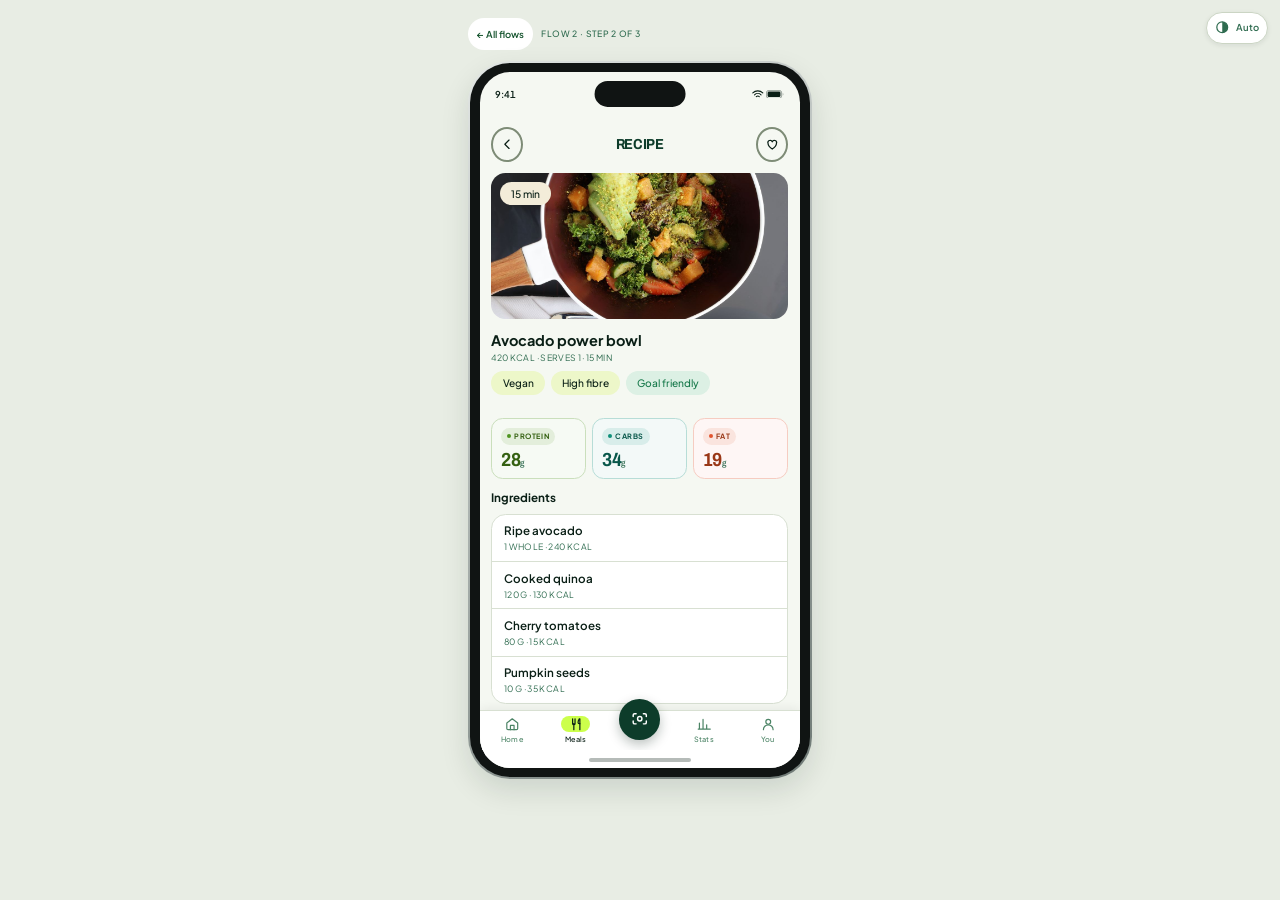
<file: design-system/screens/recipe-detail.html>
<!DOCTYPE html>
<html lang="en">
<head>
<meta charset="utf-8">
<meta name="viewport" content="width=device-width, initial-scale=1">
<title>Sprout &middot; Recipe detail</title>
<link rel="stylesheet" href="../tokens.css">
<link rel="stylesheet" href="../components.css">
<link rel="stylesheet" href="../prototype.css">
<!-- Sets [data-theme] from localStorage before the first paint. Must not be
     deferred: deferred, a stored dark preference lands after the browser has
     already drawn a light page. -->
<script src="../theme.js"></script>
</head>
<body class="proto">

<button type="button" class="theme-toggle theme-toggle--floating" data-theme-toggle aria-label="Theme">
  <svg class="icon theme-toggle__icon theme-toggle__icon--auto" viewBox="0 0 24 24" fill="none" stroke="currentColor" stroke-width="2" stroke-linecap="round" stroke-linejoin="round" aria-hidden="true"><circle cx="12" cy="12" r="9"/><path d="M12 3a9 9 0 0 1 0 18z" fill="currentColor" stroke="none"/></svg>
  <svg class="icon theme-toggle__icon theme-toggle__icon--light" viewBox="0 0 24 24" fill="none" stroke="currentColor" stroke-width="2" stroke-linecap="round" stroke-linejoin="round" aria-hidden="true"><circle cx="12" cy="12" r="4.2"/><path d="M12 2.5v2M12 19.5v2M4.9 4.9l1.4 1.4M17.7 17.7l1.4 1.4M2.5 12h2M19.5 12h2M4.9 19.1l1.4-1.4M17.7 6.3l1.4-1.4"/></svg>
  <svg class="icon theme-toggle__icon theme-toggle__icon--dark" viewBox="0 0 24 24" fill="none" stroke="currentColor" stroke-width="2" stroke-linecap="round" stroke-linejoin="round" aria-hidden="true"><path d="M20 14.6A8.6 8.6 0 0 1 9.4 4 8.6 8.6 0 1 0 20 14.6z"/></svg>
  <span class="theme-toggle__label">Auto</span>
</button>

<svg class="svg-defs" aria-hidden="true" focusable="false">
  <defs>
    <linearGradient id="ring-gradient" x1="0" y1="1" x2="1" y2="0">
      <stop class="ring-grad__from" offset="0"/>
      <stop class="ring-grad__to" offset="1"/>
    </linearGradient>
  </defs>
</svg>

<nav class="proto__bar" aria-label="Prototype navigation">
  <a class="proto__back" href="../index.html">&larr; All flows</a>
  <span class="proto__crumb">Flow 2 &middot; Step 2 of 3</span>
</nav>

<div class="device">
  <div class="device__viewport">

    <!-- OS chrome. Purely decorative: it is the device drawing over the app,
         so the whole strip is hidden from assistive tech. -->
    <div class="status-bar" aria-hidden="true">
      <span class="status-bar__time">9:41</span>
      <span class="status-bar__island"></span>
      <span class="status-bar__indicators">
        <svg class="status-bar__icon" viewBox="0 0 16 12" fill="none" stroke="currentColor" stroke-width="1.5" stroke-linecap="round">
          <path d="M1.1 4.1a9.8 9.8 0 0 1 13.8 0"/>
          <path d="M3.5 6.7a6.4 6.4 0 0 1 9 0"/>
          <path d="M5.9 9.3a3 3 0 0 1 4.2 0"/>
        </svg>
        <svg class="status-bar__icon" viewBox="0 0 25 12" fill="none">
          <rect x="0.6" y="0.6" width="21" height="10.8" rx="3.2" stroke="currentColor" stroke-width="1.2" opacity="0.45"/>
          <rect x="2.2" y="2.2" width="17.8" height="7.6" rx="1.9" fill="currentColor"/>
          <path d="M23.2 4.3c1.1.6 1.1 2.8 0 3.4z" fill="currentColor" opacity="0.45"/>
        </svg>
      </span>
    </div>

    <div class="screen">
      <div class="screen__body">
            <div class="screen__header">
              <a class="btn btn--tertiary btn--icon" href="find-recipe.html" aria-label="Back"><svg class="icon" viewBox="0 0 24 24" fill="none" stroke="currentColor" stroke-width="2" stroke-linecap="round" stroke-linejoin="round" aria-hidden="true"><path d="M15 5l-7 7 7 7"/></svg></a>
              <h1 class="screen__title">Recipe</h1>
              <button type="button" class="btn btn--tertiary btn--icon" aria-label="Save to favourites"><svg class="icon" viewBox="0 0 24 24" fill="none" stroke="currentColor" stroke-width="2" stroke-linecap="round" stroke-linejoin="round" aria-hidden="true"><path d="M12 20s-7-4.5-7-9.5A3.5 3.5 0 0 1 12 8a3.5 3.5 0 0 1 7 2.5c0 5-7 9.5-7 9.5z"/></svg></button>
            </div>

            <div class="recipe-hero screen__hero" role="img" aria-label="Avocado power bowl topped with seeds and lime" style="--dish: url(assets/dishes/avocado-power-bowl-full.jpg)">
              <span class="tag tag--cream recipe-hero__badge">15 min</span>
            </div>

            <div class="screen__heading">
              <h2 class="recipe-title">Avocado power bowl</h2>
              <p class="recipe-meta">420 kcal &middot; serves 1 &middot; 15 min</p>
            </div>

            <div class="screen__tags">
              <span class="tag tag--subtle">Vegan</span>
              <span class="tag tag--subtle">High fibre</span>
              <span class="tag tag--success">Goal friendly</span>
            </div>

            <div class="macros screen__macros macros--plain">
              <div class="macro macro--protein">
                <div class="macro__body">
                  <p class="macro__label"><span class="macro__dot" aria-hidden="true"></span>Protein</p>
                  <p class="macro__value">28<span class="macro__unit">g</span></p>
                </div>
              </div>
              <div class="macro macro--carbs">
                <div class="macro__body">
                  <p class="macro__label"><span class="macro__dot" aria-hidden="true"></span>Carbs</p>
                  <p class="macro__value">34<span class="macro__unit">g</span></p>
                </div>
              </div>
              <div class="macro macro--fat">
                <div class="macro__body">
                  <p class="macro__label"><span class="macro__dot" aria-hidden="true"></span>Fat</p>
                  <p class="macro__value">19<span class="macro__unit">g</span></p>
                </div>
              </div>
            </div>

            <div class="screen__ingredients">
              <h2 class="screen__section-title">Ingredients</h2>
              <ul class="list">
                <li class="list__item"><span class="list__link">
                  <span class="list__body"><span class="list__title">Ripe avocado</span><span class="list__meta">1 whole &middot; 240 kcal</span></span>
                </span></li>
                <li class="list__item"><span class="list__link">
                  <span class="list__body"><span class="list__title">Cooked quinoa</span><span class="list__meta">120 g &middot; 130 kcal</span></span>
                </span></li>
                <li class="list__item"><span class="list__link">
                  <span class="list__body"><span class="list__title">Cherry tomatoes</span><span class="list__meta">80 g &middot; 15 kcal</span></span>
                </span></li>
                <li class="list__item"><span class="list__link">
                  <span class="list__body"><span class="list__title">Pumpkin seeds</span><span class="list__meta">10 g &middot; 35 kcal</span></span>
                </span></li>
              </ul>
            </div>

            <div class="screen__ingredients">
              <h2 class="screen__section-title">Method</h2>
              <ol class="steps">
                <li class="steps__item"><span class="steps__num">1</span><p class="steps__text">Cook the quinoa and let it cool for a few minutes.</p></li>
                <li class="steps__item"><span class="steps__num">2</span><p class="steps__text">Halve the avocado, scoop it out and slice it lengthways.</p></li>
                <li class="steps__item"><span class="steps__num">3</span><p class="steps__text">Quarter the tomatoes and fold them through the quinoa.</p></li>
                <li class="steps__item"><span class="steps__num">4</span><p class="steps__text">Top with avocado and pumpkin seeds, then season to taste.</p></li>
              </ol>
            </div>

            <a class="btn btn--primary btn--block screen__cta" href="home.html">
              <svg class="icon" viewBox="0 0 24 24" fill="none" stroke="currentColor" stroke-width="2.5" stroke-linecap="round" stroke-linejoin="round" aria-hidden="true"><path d="M12 5v14M5 12h14"/></svg>
              Log this meal
            </a>
      </div>

          <nav class="bottom-nav" aria-label="Main navigation">
            <a class="bottom-nav__item" href="home.html"><span class="bottom-nav__icon-wrap"><svg class="icon" viewBox="0 0 24 24" fill="none" stroke="currentColor" stroke-width="2" stroke-linecap="round" stroke-linejoin="round" aria-hidden="true"><path d="M3 10l9-7 9 7v9a2 2 0 0 1-2 2H5a2 2 0 0 1-2-2z"/><path d="M9 21v-7h6v7"/></svg></span><span class="bottom-nav__label">Home</span></a>
            <a class="bottom-nav__item" href="find-recipe.html" aria-current="page"><span class="bottom-nav__icon-wrap"><svg class="icon" viewBox="0 0 24 24" fill="none" stroke="currentColor" stroke-width="2" stroke-linecap="round" stroke-linejoin="round" aria-hidden="true"><path d="M6 3v8a2 2 0 0 0 4 0V3M8 11v10"/><path d="M17 3c-1.5 2-2 4-2 6a2 2 0 0 0 2 2h1V3z"/><path d="M18 11v10"/></svg></span><span class="bottom-nav__label">Meals</span></a>
            <a class="bottom-nav__item bottom-nav__item--scan" href="scan.html"><span class="bottom-nav__icon-wrap"><svg class="icon" viewBox="0 0 24 24" fill="none" stroke="currentColor" stroke-width="2" stroke-linecap="round" stroke-linejoin="round" aria-hidden="true"><path d="M3 9V7a2 2 0 0 1 2-2h2M17 5h2a2 2 0 0 1 2 2v2M21 15v2a2 2 0 0 1-2 2h-2M7 19H5a2 2 0 0 1-2-2v-2"/><circle cx="12" cy="12" r="3"/></svg></span><span class="bottom-nav__label">Scan</span></a>
            <a class="bottom-nav__item" href="stats.html"><span class="bottom-nav__icon-wrap"><svg class="icon" viewBox="0 0 24 24" fill="none" stroke="currentColor" stroke-width="2" stroke-linecap="round" stroke-linejoin="round" aria-hidden="true"><path d="M4 20V10M10 20V4M16 20v-7M22 20h-20"/></svg></span><span class="bottom-nav__label">Stats</span></a>
            <a class="bottom-nav__item" href="you.html"><span class="bottom-nav__icon-wrap"><svg class="icon" viewBox="0 0 24 24" fill="none" stroke="currentColor" stroke-width="2" stroke-linecap="round" stroke-linejoin="round" aria-hidden="true"><circle cx="12" cy="8" r="4"/><path d="M4 21a8 8 0 0 1 16 0"/></svg></span><span class="bottom-nav__label">You</span></a>
          </nav>
    </div>

    <div class="home-indicator" aria-hidden="true"></div>
  </div>
</div>

</body>
</html>
</file>
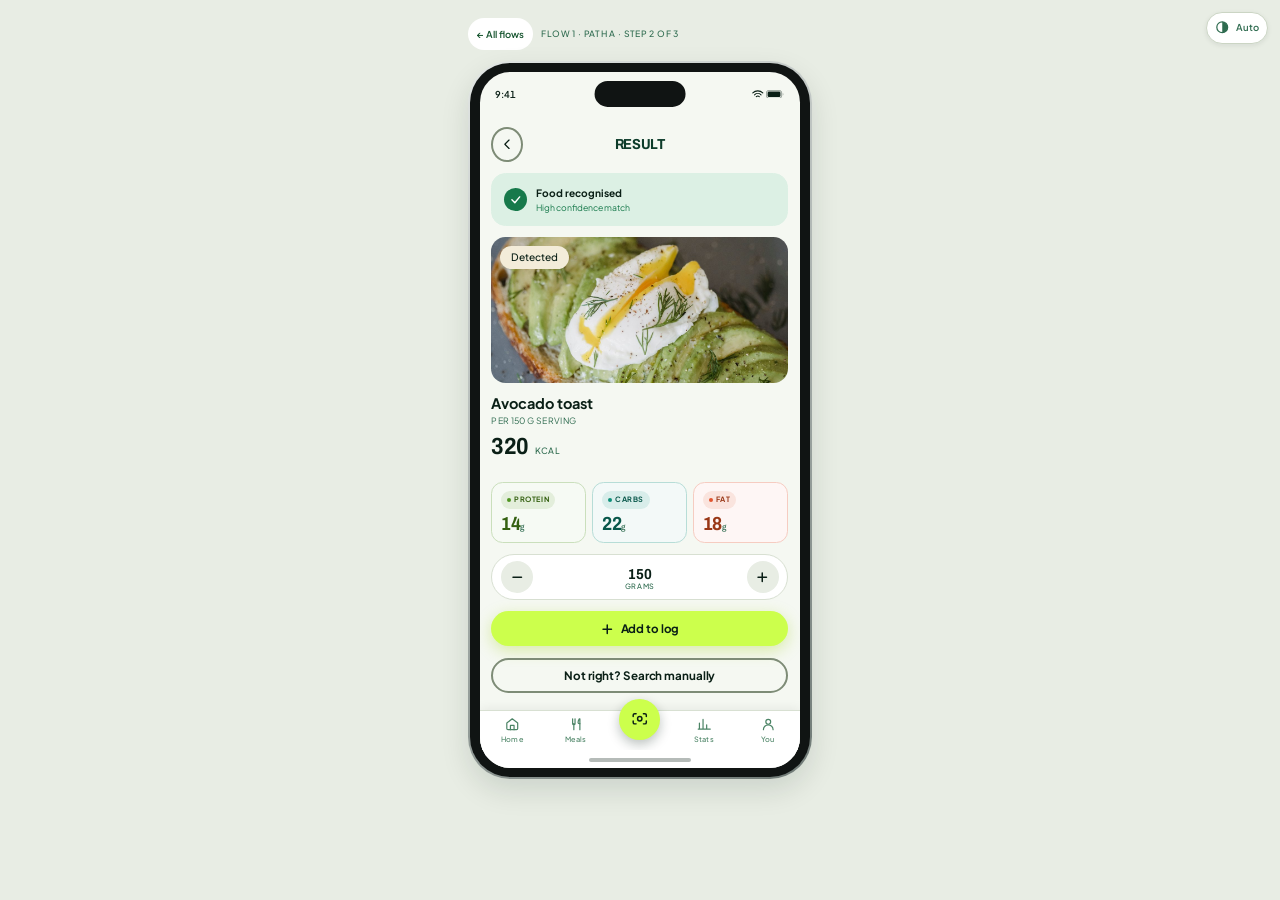
<file: design-system/screens/scan-result.html>
<!DOCTYPE html>
<html lang="en">
<head>
<meta charset="utf-8">
<meta name="viewport" content="width=device-width, initial-scale=1">
<title>Sprout &middot; Scan result</title>
<link rel="stylesheet" href="../tokens.css">
<link rel="stylesheet" href="../components.css">
<link rel="stylesheet" href="../prototype.css">
<!-- Sets [data-theme] from localStorage before the first paint. Must not be
     deferred: deferred, a stored dark preference lands after the browser has
     already drawn a light page. -->
<script src="../theme.js"></script>
</head>
<body class="proto">

<button type="button" class="theme-toggle theme-toggle--floating" data-theme-toggle aria-label="Theme">
  <svg class="icon theme-toggle__icon theme-toggle__icon--auto" viewBox="0 0 24 24" fill="none" stroke="currentColor" stroke-width="2" stroke-linecap="round" stroke-linejoin="round" aria-hidden="true"><circle cx="12" cy="12" r="9"/><path d="M12 3a9 9 0 0 1 0 18z" fill="currentColor" stroke="none"/></svg>
  <svg class="icon theme-toggle__icon theme-toggle__icon--light" viewBox="0 0 24 24" fill="none" stroke="currentColor" stroke-width="2" stroke-linecap="round" stroke-linejoin="round" aria-hidden="true"><circle cx="12" cy="12" r="4.2"/><path d="M12 2.5v2M12 19.5v2M4.9 4.9l1.4 1.4M17.7 17.7l1.4 1.4M2.5 12h2M19.5 12h2M4.9 19.1l1.4-1.4M17.7 6.3l1.4-1.4"/></svg>
  <svg class="icon theme-toggle__icon theme-toggle__icon--dark" viewBox="0 0 24 24" fill="none" stroke="currentColor" stroke-width="2" stroke-linecap="round" stroke-linejoin="round" aria-hidden="true"><path d="M20 14.6A8.6 8.6 0 0 1 9.4 4 8.6 8.6 0 1 0 20 14.6z"/></svg>
  <span class="theme-toggle__label">Auto</span>
</button>

<svg class="svg-defs" aria-hidden="true" focusable="false">
  <defs>
    <linearGradient id="ring-gradient" x1="0" y1="1" x2="1" y2="0">
      <stop class="ring-grad__from" offset="0"/>
      <stop class="ring-grad__to" offset="1"/>
    </linearGradient>
  </defs>
</svg>

<nav class="proto__bar" aria-label="Prototype navigation">
  <a class="proto__back" href="../index.html">&larr; All flows</a>
  <span class="proto__crumb">Flow 1 &middot; Path A &middot; Step 2 of 3</span>
</nav>

<div class="device">
  <div class="device__viewport">

    <!-- OS chrome. Purely decorative: it is the device drawing over the app,
         so the whole strip is hidden from assistive tech. -->
    <div class="status-bar" aria-hidden="true">
      <span class="status-bar__time">9:41</span>
      <span class="status-bar__island"></span>
      <span class="status-bar__indicators">
        <svg class="status-bar__icon" viewBox="0 0 16 12" fill="none" stroke="currentColor" stroke-width="1.5" stroke-linecap="round">
          <path d="M1.1 4.1a9.8 9.8 0 0 1 13.8 0"/>
          <path d="M3.5 6.7a6.4 6.4 0 0 1 9 0"/>
          <path d="M5.9 9.3a3 3 0 0 1 4.2 0"/>
        </svg>
        <svg class="status-bar__icon" viewBox="0 0 25 12" fill="none">
          <rect x="0.6" y="0.6" width="21" height="10.8" rx="3.2" stroke="currentColor" stroke-width="1.2" opacity="0.45"/>
          <rect x="2.2" y="2.2" width="17.8" height="7.6" rx="1.9" fill="currentColor"/>
          <path d="M23.2 4.3c1.1.6 1.1 2.8 0 3.4z" fill="currentColor" opacity="0.45"/>
        </svg>
      </span>
    </div>

    <div class="screen">
      <div class="screen__body">
            <div class="screen__header">
              <a class="btn btn--tertiary btn--icon" href="scan.html" aria-label="Back"><svg class="icon" viewBox="0 0 24 24" fill="none" stroke="currentColor" stroke-width="2" stroke-linecap="round" stroke-linejoin="round" aria-hidden="true"><path d="M15 5l-7 7 7 7"/></svg></a>
              <h1 class="screen__title">Result</h1>
              <span class="screen__header-spacer"></span>
            </div>

            <div class="card card--success screen__hero">
              <span class="card__icon" aria-hidden="true"><svg class="icon icon--sm" viewBox="0 0 24 24" fill="none" stroke="currentColor" stroke-width="3" stroke-linecap="round" stroke-linejoin="round" aria-hidden="true"><path d="M4 12l6 6L20 6"/></svg></span>
              <div>
                <h2 class="card__title">Food recognised</h2>
                <p class="card__meta">High confidence match</p>
              </div>
            </div>

            <div class="recipe-hero screen__hero" role="img" aria-label="Avocado toast on sourdough with seeds" style="--dish: url('assets/dishes/avocado-toast-full.jpg')">
              <span class="tag tag--cream recipe-hero__badge">Detected</span>
            </div>

            <div class="screen__heading">
              <h2 class="recipe-title">Avocado toast</h2>
              <p class="recipe-meta">Per 150 g serving</p>
            </div>

            <div class="stat screen__tags">
              <span class="stat__value">320</span>
              <span class="stat__unit">kcal</span>
            </div>

            <div class="macros screen__macros macros--plain">
              <div class="macro macro--protein">
                <div class="macro__body">
                  <p class="macro__label"><span class="macro__dot" aria-hidden="true"></span>Protein</p>
                  <p class="macro__value">14<span class="macro__unit">g</span></p>
                </div>
              </div>
              <div class="macro macro--carbs">
                <div class="macro__body">
                  <p class="macro__label"><span class="macro__dot" aria-hidden="true"></span>Carbs</p>
                  <p class="macro__value">22<span class="macro__unit">g</span></p>
                </div>
              </div>
              <div class="macro macro--fat">
                <div class="macro__body">
                  <p class="macro__label"><span class="macro__dot" aria-hidden="true"></span>Fat</p>
                  <p class="macro__value">18<span class="macro__unit">g</span></p>
                </div>
              </div>
            </div>

            <div class="portion screen__cta">
              <button type="button" class="portion__btn" aria-label="Decrease portion"><svg class="" viewBox="0 0 24 24" fill="none" stroke="currentColor" stroke-width="2.5" stroke-linecap="round" stroke-linejoin="round" aria-hidden="true"><path d="M5 12h14"/></svg></button>
              <div class="portion__value">
                <span class="portion__amount">150</span>
                <span class="portion__label">grams</span>
              </div>
              <button type="button" class="portion__btn" aria-label="Increase portion"><svg class="" viewBox="0 0 24 24" fill="none" stroke="currentColor" stroke-width="2.5" stroke-linecap="round" stroke-linejoin="round" aria-hidden="true"><path d="M12 5v14M5 12h14"/></svg></button>
            </div>

            <a class="btn btn--primary btn--block screen__cta" href="home.html">
              <svg class="icon" viewBox="0 0 24 24" fill="none" stroke="currentColor" stroke-width="2.5" stroke-linecap="round" stroke-linejoin="round" aria-hidden="true"><path d="M12 5v14M5 12h14"/></svg>
              Add to log
            </a>

            <a class="btn btn--tertiary btn--block screen__scan" href="add-meal.html">
          
              Not right? Search manually
            </a>
      </div>

          <nav class="bottom-nav" aria-label="Main navigation">
            <a class="bottom-nav__item" href="home.html"><span class="bottom-nav__icon-wrap"><svg class="icon" viewBox="0 0 24 24" fill="none" stroke="currentColor" stroke-width="2" stroke-linecap="round" stroke-linejoin="round" aria-hidden="true"><path d="M3 10l9-7 9 7v9a2 2 0 0 1-2 2H5a2 2 0 0 1-2-2z"/><path d="M9 21v-7h6v7"/></svg></span><span class="bottom-nav__label">Home</span></a>
            <a class="bottom-nav__item" href="find-recipe.html"><span class="bottom-nav__icon-wrap"><svg class="icon" viewBox="0 0 24 24" fill="none" stroke="currentColor" stroke-width="2" stroke-linecap="round" stroke-linejoin="round" aria-hidden="true"><path d="M6 3v8a2 2 0 0 0 4 0V3M8 11v10"/><path d="M17 3c-1.5 2-2 4-2 6a2 2 0 0 0 2 2h1V3z"/><path d="M18 11v10"/></svg></span><span class="bottom-nav__label">Meals</span></a>
            <a class="bottom-nav__item bottom-nav__item--scan" href="scan.html" aria-current="page"><span class="bottom-nav__icon-wrap"><svg class="icon" viewBox="0 0 24 24" fill="none" stroke="currentColor" stroke-width="2" stroke-linecap="round" stroke-linejoin="round" aria-hidden="true"><path d="M3 9V7a2 2 0 0 1 2-2h2M17 5h2a2 2 0 0 1 2 2v2M21 15v2a2 2 0 0 1-2 2h-2M7 19H5a2 2 0 0 1-2-2v-2"/><circle cx="12" cy="12" r="3"/></svg></span><span class="bottom-nav__label">Scan</span></a>
            <a class="bottom-nav__item" href="stats.html"><span class="bottom-nav__icon-wrap"><svg class="icon" viewBox="0 0 24 24" fill="none" stroke="currentColor" stroke-width="2" stroke-linecap="round" stroke-linejoin="round" aria-hidden="true"><path d="M4 20V10M10 20V4M16 20v-7M22 20h-20"/></svg></span><span class="bottom-nav__label">Stats</span></a>
            <a class="bottom-nav__item" href="you.html"><span class="bottom-nav__icon-wrap"><svg class="icon" viewBox="0 0 24 24" fill="none" stroke="currentColor" stroke-width="2" stroke-linecap="round" stroke-linejoin="round" aria-hidden="true"><circle cx="12" cy="8" r="4"/><path d="M4 21a8 8 0 0 1 16 0"/></svg></span><span class="bottom-nav__label">You</span></a>
          </nav>
    </div>

    <div class="home-indicator" aria-hidden="true"></div>
  </div>
</div>

</body>
</html>
</file>
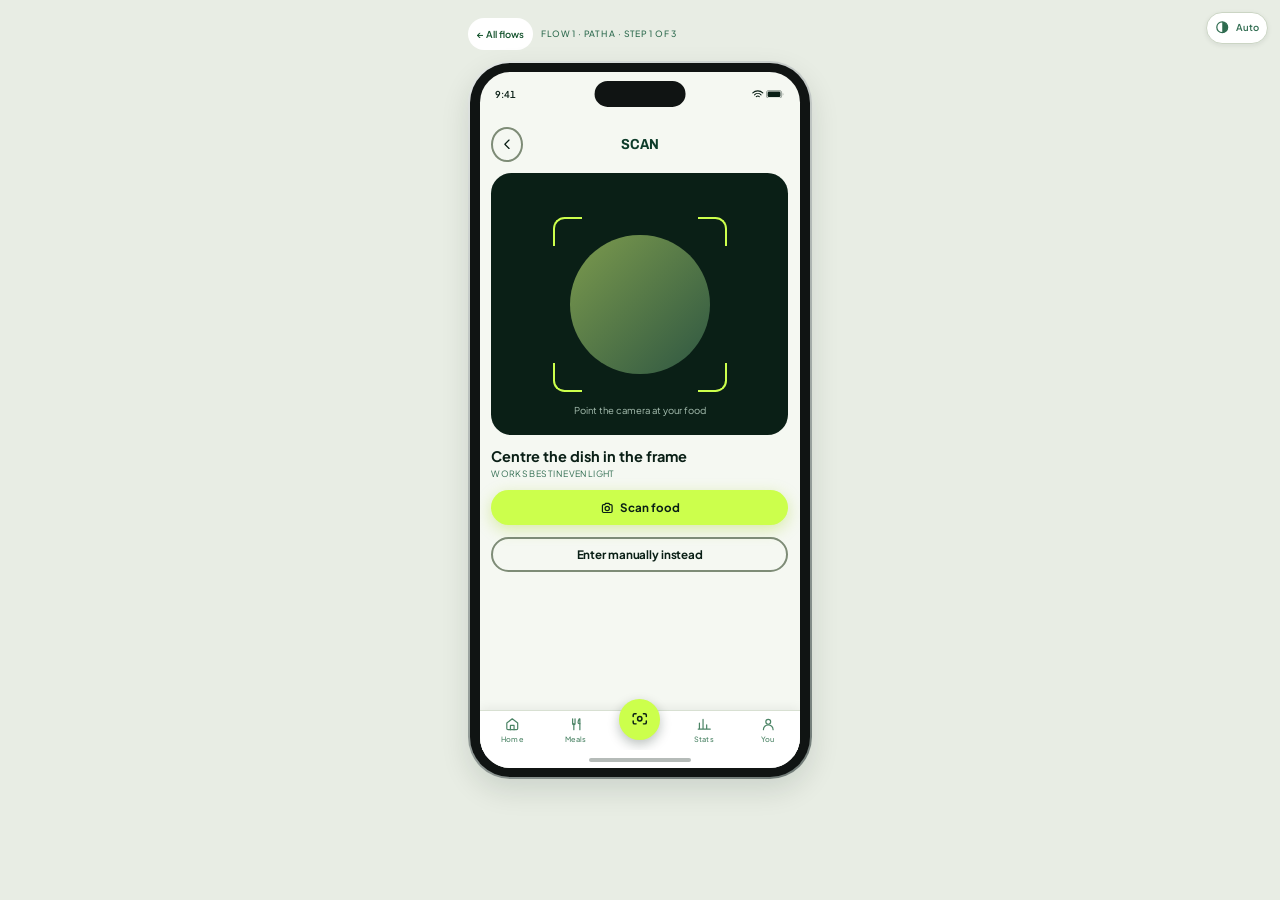
<file: design-system/screens/scan.html>
<!DOCTYPE html>
<html lang="en">
<head>
<meta charset="utf-8">
<meta name="viewport" content="width=device-width, initial-scale=1">
<title>Sprout &middot; Scan</title>
<link rel="stylesheet" href="../tokens.css">
<link rel="stylesheet" href="../components.css">
<link rel="stylesheet" href="../prototype.css">
<!-- Sets [data-theme] from localStorage before the first paint. Must not be
     deferred: deferred, a stored dark preference lands after the browser has
     already drawn a light page. -->
<script src="../theme.js"></script>
</head>
<body class="proto">

<button type="button" class="theme-toggle theme-toggle--floating" data-theme-toggle aria-label="Theme">
  <svg class="icon theme-toggle__icon theme-toggle__icon--auto" viewBox="0 0 24 24" fill="none" stroke="currentColor" stroke-width="2" stroke-linecap="round" stroke-linejoin="round" aria-hidden="true"><circle cx="12" cy="12" r="9"/><path d="M12 3a9 9 0 0 1 0 18z" fill="currentColor" stroke="none"/></svg>
  <svg class="icon theme-toggle__icon theme-toggle__icon--light" viewBox="0 0 24 24" fill="none" stroke="currentColor" stroke-width="2" stroke-linecap="round" stroke-linejoin="round" aria-hidden="true"><circle cx="12" cy="12" r="4.2"/><path d="M12 2.5v2M12 19.5v2M4.9 4.9l1.4 1.4M17.7 17.7l1.4 1.4M2.5 12h2M19.5 12h2M4.9 19.1l1.4-1.4M17.7 6.3l1.4-1.4"/></svg>
  <svg class="icon theme-toggle__icon theme-toggle__icon--dark" viewBox="0 0 24 24" fill="none" stroke="currentColor" stroke-width="2" stroke-linecap="round" stroke-linejoin="round" aria-hidden="true"><path d="M20 14.6A8.6 8.6 0 0 1 9.4 4 8.6 8.6 0 1 0 20 14.6z"/></svg>
  <span class="theme-toggle__label">Auto</span>
</button>

<svg class="svg-defs" aria-hidden="true" focusable="false">
  <defs>
    <linearGradient id="ring-gradient" x1="0" y1="1" x2="1" y2="0">
      <stop class="ring-grad__from" offset="0"/>
      <stop class="ring-grad__to" offset="1"/>
    </linearGradient>
  </defs>
</svg>

<nav class="proto__bar" aria-label="Prototype navigation">
  <a class="proto__back" href="../index.html">&larr; All flows</a>
  <span class="proto__crumb">Flow 1 &middot; Path A &middot; Step 1 of 3</span>
</nav>

<div class="device">
  <div class="device__viewport">

    <!-- OS chrome. Purely decorative: it is the device drawing over the app,
         so the whole strip is hidden from assistive tech. -->
    <div class="status-bar" aria-hidden="true">
      <span class="status-bar__time">9:41</span>
      <span class="status-bar__island"></span>
      <span class="status-bar__indicators">
        <svg class="status-bar__icon" viewBox="0 0 16 12" fill="none" stroke="currentColor" stroke-width="1.5" stroke-linecap="round">
          <path d="M1.1 4.1a9.8 9.8 0 0 1 13.8 0"/>
          <path d="M3.5 6.7a6.4 6.4 0 0 1 9 0"/>
          <path d="M5.9 9.3a3 3 0 0 1 4.2 0"/>
        </svg>
        <svg class="status-bar__icon" viewBox="0 0 25 12" fill="none">
          <rect x="0.6" y="0.6" width="21" height="10.8" rx="3.2" stroke="currentColor" stroke-width="1.2" opacity="0.45"/>
          <rect x="2.2" y="2.2" width="17.8" height="7.6" rx="1.9" fill="currentColor"/>
          <path d="M23.2 4.3c1.1.6 1.1 2.8 0 3.4z" fill="currentColor" opacity="0.45"/>
        </svg>
      </span>
    </div>

    <div class="screen">
      <div class="screen__body">
            <div class="screen__header">
              <a class="btn btn--tertiary btn--icon" href="home.html" aria-label="Back"><svg class="icon" viewBox="0 0 24 24" fill="none" stroke="currentColor" stroke-width="2" stroke-linecap="round" stroke-linejoin="round" aria-hidden="true"><path d="M15 5l-7 7 7 7"/></svg></a>
              <h1 class="screen__title">Scan</h1>
              <span class="screen__header-spacer"></span>
            </div>

            <div class="viewfinder screen__hero">
              <div class="viewfinder__guide">
                <span class="viewfinder__subject" aria-hidden="true"></span>
                <span class="viewfinder__corner viewfinder__corner--tl"></span>
                <span class="viewfinder__corner viewfinder__corner--tr"></span>
                <span class="viewfinder__corner viewfinder__corner--bl"></span>
                <span class="viewfinder__corner viewfinder__corner--br"></span>
              </div>
              <p class="viewfinder__hint">Point the camera at your food</p>
            </div>

            <div class="screen__heading">
              <h2 class="recipe-title">Centre the dish in the frame</h2>
              <p class="recipe-meta">Works best in even light</p>
            </div>

            <a class="btn btn--primary btn--block screen__cta" href="scan-result.html">
              <svg class="icon" viewBox="0 0 24 24" fill="none" stroke="currentColor" stroke-width="2" stroke-linecap="round" stroke-linejoin="round" aria-hidden="true"><path d="M4 8a2 2 0 0 1 2-2h2l1.2-2h5.6L16 6h2a2 2 0 0 1 2 2v9a2 2 0 0 1-2 2H6a2 2 0 0 1-2-2z"/><circle cx="12" cy="12.5" r="3.5"/></svg>
              Scan food
            </a>

            <a class="btn btn--tertiary btn--block screen__scan" href="add-meal.html">
          
              Enter manually instead
            </a>
      </div>

          <nav class="bottom-nav" aria-label="Main navigation">
            <a class="bottom-nav__item" href="home.html"><span class="bottom-nav__icon-wrap"><svg class="icon" viewBox="0 0 24 24" fill="none" stroke="currentColor" stroke-width="2" stroke-linecap="round" stroke-linejoin="round" aria-hidden="true"><path d="M3 10l9-7 9 7v9a2 2 0 0 1-2 2H5a2 2 0 0 1-2-2z"/><path d="M9 21v-7h6v7"/></svg></span><span class="bottom-nav__label">Home</span></a>
            <a class="bottom-nav__item" href="find-recipe.html"><span class="bottom-nav__icon-wrap"><svg class="icon" viewBox="0 0 24 24" fill="none" stroke="currentColor" stroke-width="2" stroke-linecap="round" stroke-linejoin="round" aria-hidden="true"><path d="M6 3v8a2 2 0 0 0 4 0V3M8 11v10"/><path d="M17 3c-1.5 2-2 4-2 6a2 2 0 0 0 2 2h1V3z"/><path d="M18 11v10"/></svg></span><span class="bottom-nav__label">Meals</span></a>
            <a class="bottom-nav__item bottom-nav__item--scan" href="scan.html" aria-current="page"><span class="bottom-nav__icon-wrap"><svg class="icon" viewBox="0 0 24 24" fill="none" stroke="currentColor" stroke-width="2" stroke-linecap="round" stroke-linejoin="round" aria-hidden="true"><path d="M3 9V7a2 2 0 0 1 2-2h2M17 5h2a2 2 0 0 1 2 2v2M21 15v2a2 2 0 0 1-2 2h-2M7 19H5a2 2 0 0 1-2-2v-2"/><circle cx="12" cy="12" r="3"/></svg></span><span class="bottom-nav__label">Scan</span></a>
            <a class="bottom-nav__item" href="stats.html"><span class="bottom-nav__icon-wrap"><svg class="icon" viewBox="0 0 24 24" fill="none" stroke="currentColor" stroke-width="2" stroke-linecap="round" stroke-linejoin="round" aria-hidden="true"><path d="M4 20V10M10 20V4M16 20v-7M22 20h-20"/></svg></span><span class="bottom-nav__label">Stats</span></a>
            <a class="bottom-nav__item" href="you.html"><span class="bottom-nav__icon-wrap"><svg class="icon" viewBox="0 0 24 24" fill="none" stroke="currentColor" stroke-width="2" stroke-linecap="round" stroke-linejoin="round" aria-hidden="true"><circle cx="12" cy="8" r="4"/><path d="M4 21a8 8 0 0 1 16 0"/></svg></span><span class="bottom-nav__label">You</span></a>
          </nav>
    </div>

    <div class="home-indicator" aria-hidden="true"></div>
  </div>
</div>

</body>
</html>
</file>
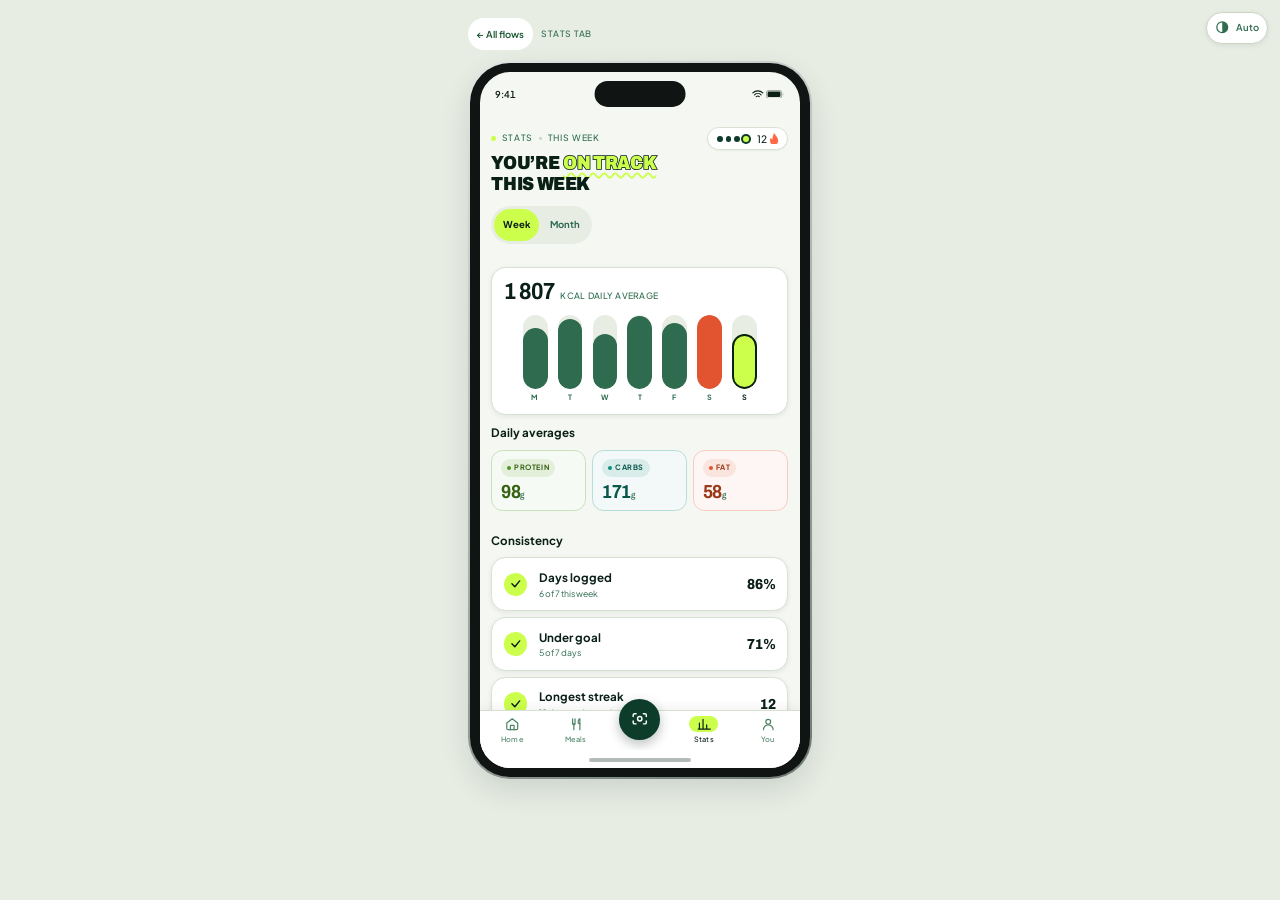
<file: design-system/screens/stats.html>
<!DOCTYPE html>
<html lang="en">
<head>
<meta charset="utf-8">
<meta name="viewport" content="width=device-width, initial-scale=1">
<title>Sprout &middot; Stats</title>
<link rel="stylesheet" href="../tokens.css">
<link rel="stylesheet" href="../components.css">
<link rel="stylesheet" href="../prototype.css">
<!-- Sets [data-theme] from localStorage before the first paint. Must not be
     deferred: deferred, a stored dark preference lands after the browser has
     already drawn a light page. -->
<script src="../theme.js"></script>
</head>
<body class="proto">

<button type="button" class="theme-toggle theme-toggle--floating" data-theme-toggle aria-label="Theme">
  <svg class="icon theme-toggle__icon theme-toggle__icon--auto" viewBox="0 0 24 24" fill="none" stroke="currentColor" stroke-width="2" stroke-linecap="round" stroke-linejoin="round" aria-hidden="true"><circle cx="12" cy="12" r="9"/><path d="M12 3a9 9 0 0 1 0 18z" fill="currentColor" stroke="none"/></svg>
  <svg class="icon theme-toggle__icon theme-toggle__icon--light" viewBox="0 0 24 24" fill="none" stroke="currentColor" stroke-width="2" stroke-linecap="round" stroke-linejoin="round" aria-hidden="true"><circle cx="12" cy="12" r="4.2"/><path d="M12 2.5v2M12 19.5v2M4.9 4.9l1.4 1.4M17.7 17.7l1.4 1.4M2.5 12h2M19.5 12h2M4.9 19.1l1.4-1.4M17.7 6.3l1.4-1.4"/></svg>
  <svg class="icon theme-toggle__icon theme-toggle__icon--dark" viewBox="0 0 24 24" fill="none" stroke="currentColor" stroke-width="2" stroke-linecap="round" stroke-linejoin="round" aria-hidden="true"><path d="M20 14.6A8.6 8.6 0 0 1 9.4 4 8.6 8.6 0 1 0 20 14.6z"/></svg>
  <span class="theme-toggle__label">Auto</span>
</button>

<svg class="svg-defs" aria-hidden="true" focusable="false">
  <defs>
    <linearGradient id="ring-gradient" x1="0" y1="1" x2="1" y2="0">
      <stop class="ring-grad__from" offset="0"/>
      <stop class="ring-grad__to" offset="1"/>
    </linearGradient>
  </defs>
</svg>

<nav class="proto__bar" aria-label="Prototype navigation">
  <a class="proto__back" href="../index.html">&larr; All flows</a>
  <span class="proto__crumb">Stats tab</span>
</nav>

<div class="device">
  <div class="device__viewport">

    <!-- OS chrome. Purely decorative: it is the device drawing over the app,
         so the whole strip is hidden from assistive tech. -->
    <div class="status-bar" aria-hidden="true">
      <span class="status-bar__time">9:41</span>
      <span class="status-bar__island"></span>
      <span class="status-bar__indicators">
        <svg class="status-bar__icon" viewBox="0 0 16 12" fill="none" stroke="currentColor" stroke-width="1.5" stroke-linecap="round">
          <path d="M1.1 4.1a9.8 9.8 0 0 1 13.8 0"/>
          <path d="M3.5 6.7a6.4 6.4 0 0 1 9 0"/>
          <path d="M5.9 9.3a3 3 0 0 1 4.2 0"/>
        </svg>
        <svg class="status-bar__icon" viewBox="0 0 25 12" fill="none">
          <rect x="0.6" y="0.6" width="21" height="10.8" rx="3.2" stroke="currentColor" stroke-width="1.2" opacity="0.45"/>
          <rect x="2.2" y="2.2" width="17.8" height="7.6" rx="1.9" fill="currentColor"/>
          <path d="M23.2 4.3c1.1.6 1.1 2.8 0 3.4z" fill="currentColor" opacity="0.45"/>
        </svg>
      </span>
    </div>

    <div class="screen">
      <div class="screen__body">
          <div id="stats-view" data-view="week">

            <div class="screen__header">
              <p class="screen__eyebrow">
                <span class="screen__eyebrow-dot" aria-hidden="true"></span>Stats
                <span class="screen__eyebrow-sep" aria-hidden="true"></span>
                <span data-period="week">This week</span>
                <span data-period="month">This month</span>
              </p>
              <button type="button" class="badge streak" data-modal-open="streak-modal"
                      aria-haspopup="dialog" aria-label="12 day streak. Open your week">
                <span class="streak__dots" aria-hidden="true"><span class="streak__dot streak__dot--on"></span><span class="streak__dot streak__dot--on"></span><span class="streak__dot streak__dot--on"></span><span class="streak__dot streak__dot--today"></span></span>
                <span class="streak__label">12</span>
                <svg class="badge__flame" viewBox="7 2 10 14.2" fill="currentColor" aria-hidden="true"><path d="M12 2c2.8 4.2 5 6 5 9.2a5 5 0 0 1-10 0c0-1.3.4-2.3 1.1-3.3.3 1 .9 1.7 1.7 2 .2-3 1.4-5.6 2.2-7.9z"/></svg>
              </button>
            </div>

            <h1 class="screen__headline">You&rsquo;re <span class="highlight">on track</span><br>this <span data-period="week">week</span><span data-period="month">month</span></h1>

            <div class="segmented screen__cta" role="tablist" aria-label="Period">
              <button type="button" class="segmented__option is-active" role="tab" id="tab-week" aria-selected="true" aria-controls="stats-view">Week</button>
              <button type="button" class="segmented__option" role="tab" id="tab-month" aria-selected="false" aria-controls="stats-view" tabindex="-1">Month</button>
            </div>

            <div class="card screen__ring">
              <div style="width: 100%">
                <div class="stat">
                  <span class="stat__value" data-period="week">1 807</span>
                  <span class="stat__value" data-period="month">1 771</span>
                  <span class="stat__unit" data-period="week">kcal daily average</span>
                  <span class="stat__unit" data-period="month">kcal weekly average</span>
                </div>
                <div class="screen__cta">
                <div class="chart" data-period="week" role="img" aria-label="Mon 1680, Tue 1920, Wed 1540, Thu 2010, Fri 1830, Sat 2140, Sun 1530. Goal 2 050 kcal.">
                  <div class="chart__col">
                    <div class="chart__track"><span class="chart__bar" style="--bar: 0.82"></span></div>
                    <span class="chart__day">M</span>
                  </div>
                  <div class="chart__col">
                    <div class="chart__track"><span class="chart__bar" style="--bar: 0.94"></span></div>
                    <span class="chart__day">T</span>
                  </div>
                  <div class="chart__col">
                    <div class="chart__track"><span class="chart__bar" style="--bar: 0.75"></span></div>
                    <span class="chart__day">W</span>
                  </div>
                  <div class="chart__col">
                    <div class="chart__track"><span class="chart__bar" style="--bar: 0.98"></span></div>
                    <span class="chart__day">T</span>
                  </div>
                  <div class="chart__col">
                    <div class="chart__track"><span class="chart__bar" style="--bar: 0.89"></span></div>
                    <span class="chart__day">F</span>
                  </div>
                  <div class="chart__col">
                    <div class="chart__track"><span class="chart__bar chart__bar--over" style="--bar: 1.00"></span></div>
                    <span class="chart__day">S</span>
                  </div>
                  <div class="chart__col chart__col--today">
                    <div class="chart__track"><span class="chart__bar chart__bar--today" style="--bar: 0.75"></span></div>
                    <span class="chart__day">S</span>
                  </div>
                </div>
                <div class="chart chart--wide" data-period="month" role="img" aria-label="W1 1740, W2 1890, W3 1650, W4 1807. Goal 2 050 kcal.">
                  <div class="chart__col">
                    <div class="chart__track"><span class="chart__bar" style="--bar: 0.85"></span></div>
                    <span class="chart__day">W1</span>
                  </div>
                  <div class="chart__col">
                    <div class="chart__track"><span class="chart__bar" style="--bar: 0.92"></span></div>
                    <span class="chart__day">W2</span>
                  </div>
                  <div class="chart__col">
                    <div class="chart__track"><span class="chart__bar" style="--bar: 0.80"></span></div>
                    <span class="chart__day">W3</span>
                  </div>
                  <div class="chart__col chart__col--today">
                    <div class="chart__track"><span class="chart__bar chart__bar--today" style="--bar: 0.88"></span></div>
                    <span class="chart__day">W4</span>
                  </div>
                </div>
                </div>
              </div>
            </div>

            <div class="screen__ingredients">
              <h2 class="screen__section-title">Daily averages</h2>
            <div class="macros macros--plain">
              <div class="macro macro--protein">
                <div class="macro__body">
                  <p class="macro__label"><span class="macro__dot" aria-hidden="true"></span>Protein</p>
                  <p class="macro__value">98<span class="macro__unit">g</span></p>
                </div>
              </div>
              <div class="macro macro--carbs">
                <div class="macro__body">
                  <p class="macro__label"><span class="macro__dot" aria-hidden="true"></span>Carbs</p>
                  <p class="macro__value">171<span class="macro__unit">g</span></p>
                </div>
              </div>
              <div class="macro macro--fat">
                <div class="macro__body">
                  <p class="macro__label"><span class="macro__dot" aria-hidden="true"></span>Fat</p>
                  <p class="macro__value">58<span class="macro__unit">g</span></p>
                </div>
              </div>
            </div>
            </div>

            <div class="screen__meals">
              <h2 class="screen__section-title">Consistency</h2>
              <article class="card meal-card">
                <span class="meal-card__check" aria-hidden="true"><svg class="icon icon--sm" viewBox="0 0 24 24" fill="none" stroke="currentColor" stroke-width="3" stroke-linecap="round" stroke-linejoin="round" aria-hidden="true"><path d="M4 12l6 6L20 6"/></svg></span>
                <div class="meal-card__body">
                  <h3 class="meal-card__title">Days logged</h3>
                  <p class="meal-card__meta">6 of 7 this week</p>
                </div>
                <span class="meal-card__kcal">86%<span class="sr-only"> kilocalories</span></span>
              </article>
              <article class="card meal-card">
                <span class="meal-card__check" aria-hidden="true"><svg class="icon icon--sm" viewBox="0 0 24 24" fill="none" stroke="currentColor" stroke-width="3" stroke-linecap="round" stroke-linejoin="round" aria-hidden="true"><path d="M4 12l6 6L20 6"/></svg></span>
                <div class="meal-card__body">
                  <h3 class="meal-card__title">Under goal</h3>
                  <p class="meal-card__meta">5 of 7 days</p>
                </div>
                <span class="meal-card__kcal">71%<span class="sr-only"> kilocalories</span></span>
              </article>
              <article class="card meal-card">
                <span class="meal-card__check" aria-hidden="true"><svg class="icon icon--sm" viewBox="0 0 24 24" fill="none" stroke="currentColor" stroke-width="3" stroke-linecap="round" stroke-linejoin="round" aria-hidden="true"><path d="M4 12l6 6L20 6"/></svg></span>
                <div class="meal-card__body">
                  <h3 class="meal-card__title">Longest streak</h3>
                  <p class="meal-card__meta">12 days and counting</p>
                </div>
                <span class="meal-card__kcal">12<span class="sr-only"> kilocalories</span></span>
              </article>
            </div>

          </div>
      </div>

          <nav class="bottom-nav" aria-label="Main navigation">
            <a class="bottom-nav__item" href="home.html"><span class="bottom-nav__icon-wrap"><svg class="icon" viewBox="0 0 24 24" fill="none" stroke="currentColor" stroke-width="2" stroke-linecap="round" stroke-linejoin="round" aria-hidden="true"><path d="M3 10l9-7 9 7v9a2 2 0 0 1-2 2H5a2 2 0 0 1-2-2z"/><path d="M9 21v-7h6v7"/></svg></span><span class="bottom-nav__label">Home</span></a>
            <a class="bottom-nav__item" href="find-recipe.html"><span class="bottom-nav__icon-wrap"><svg class="icon" viewBox="0 0 24 24" fill="none" stroke="currentColor" stroke-width="2" stroke-linecap="round" stroke-linejoin="round" aria-hidden="true"><path d="M6 3v8a2 2 0 0 0 4 0V3M8 11v10"/><path d="M17 3c-1.5 2-2 4-2 6a2 2 0 0 0 2 2h1V3z"/><path d="M18 11v10"/></svg></span><span class="bottom-nav__label">Meals</span></a>
            <a class="bottom-nav__item bottom-nav__item--scan" href="scan.html"><span class="bottom-nav__icon-wrap"><svg class="icon" viewBox="0 0 24 24" fill="none" stroke="currentColor" stroke-width="2" stroke-linecap="round" stroke-linejoin="round" aria-hidden="true"><path d="M3 9V7a2 2 0 0 1 2-2h2M17 5h2a2 2 0 0 1 2 2v2M21 15v2a2 2 0 0 1-2 2h-2M7 19H5a2 2 0 0 1-2-2v-2"/><circle cx="12" cy="12" r="3"/></svg></span><span class="bottom-nav__label">Scan</span></a>
            <a class="bottom-nav__item" href="stats.html" aria-current="page"><span class="bottom-nav__icon-wrap"><svg class="icon" viewBox="0 0 24 24" fill="none" stroke="currentColor" stroke-width="2" stroke-linecap="round" stroke-linejoin="round" aria-hidden="true"><path d="M4 20V10M10 20V4M16 20v-7M22 20h-20"/></svg></span><span class="bottom-nav__label">Stats</span></a>
            <a class="bottom-nav__item" href="you.html"><span class="bottom-nav__icon-wrap"><svg class="icon" viewBox="0 0 24 24" fill="none" stroke="currentColor" stroke-width="2" stroke-linecap="round" stroke-linejoin="round" aria-hidden="true"><circle cx="12" cy="8" r="4"/><path d="M4 21a8 8 0 0 1 16 0"/></svg></span><span class="bottom-nav__label">You</span></a>
          </nav>
    </div>

    <div class="home-indicator" aria-hidden="true"></div>
  </div>
</div>

<script>
/* Period toggle.
   One attribute drives everything: #stats-view[data-view] decides which
   [data-period] elements are on screen (see components.css). The click
   handler flips that attribute and the active class on the segments. */
(function () {
  var view = document.getElementById('stats-view');
  var tabs = Array.prototype.slice.call(document.querySelectorAll('[role="tab"]'));

  function select(period) {
    view.setAttribute('data-view', period);
    tabs.forEach(function (t) {
      var on = t.id === 'tab-' + period;
      t.classList.toggle('is-active', on);
      t.setAttribute('aria-selected', on ? 'true' : 'false');
      t.tabIndex = on ? 0 : -1;
    });
  }

  tabs.forEach(function (t, i) {
    t.addEventListener('click', function () {
      select(t.id.replace('tab-', ''));
    });
    t.addEventListener('keydown', function (e) {
      if (e.key !== 'ArrowRight' && e.key !== 'ArrowLeft') return;
      e.preventDefault();
      var n = tabs[(i + (e.key === 'ArrowRight' ? 1 : tabs.length - 1)) % tabs.length];
      n.focus();
      select(n.id.replace('tab-', ''));
    });
  });
})();
</script>

<!-- Streak modal. Opened by the streak badge in the screen header; see
     components.js for the one line of script a native <dialog> needs. -->
<dialog class="modal" id="streak-modal" aria-labelledby="streak-modal-title">
  <div class="modal__panel">
    <form method="dialog">
      <button type="submit" class="modal__close" aria-label="Close">
        <svg class="icon" viewBox="0 0 24 24" fill="none" stroke="currentColor" stroke-width="2" stroke-linecap="round" aria-hidden="true"><path d="M6 6l12 12M18 6L6 18"/></svg>
      </button>
    </form>
    <svg class="modal__flame" viewBox="7 2 10 14.2" fill="currentColor" aria-hidden="true"><path d="M12 2c2.8 4.2 5 6 5 9.2a5 5 0 0 1-10 0c0-1.3.4-2.3 1.1-3.3.3 1 .9 1.7 1.7 2 .2-3 1.4-5.6 2.2-7.9z"/></svg>
    <h2 class="modal__title" id="streak-modal-title">Good work!</h2>
    <p class="modal__text">You&rsquo;ve looked after your eating <span class="count">12 days</span> in a row. Keep the run going.</p>
    <ul class="week" aria-label="This week">
      <li class="week__day week__day--done"><span class="week__label">Mon</span><span class="week__mark"><svg class="icon" viewBox="0 0 24 24" fill="none" stroke="currentColor" stroke-width="3" stroke-linecap="round" stroke-linejoin="round" aria-hidden="true"><path d="M5 13l4 4L19 7"/></svg></span><span class="sr-only">tracked</span></li>
      <li class="week__day week__day--done"><span class="week__label">Tue</span><span class="week__mark"><svg class="icon" viewBox="0 0 24 24" fill="none" stroke="currentColor" stroke-width="3" stroke-linecap="round" stroke-linejoin="round" aria-hidden="true"><path d="M5 13l4 4L19 7"/></svg></span><span class="sr-only">tracked</span></li>
      <li class="week__day week__day--done"><span class="week__label">Wed</span><span class="week__mark"><svg class="icon" viewBox="0 0 24 24" fill="none" stroke="currentColor" stroke-width="3" stroke-linecap="round" stroke-linejoin="round" aria-hidden="true"><path d="M5 13l4 4L19 7"/></svg></span><span class="sr-only">tracked</span></li>
      <li class="week__day week__day--done"><span class="week__label">Thu</span><span class="week__mark"><svg class="icon" viewBox="0 0 24 24" fill="none" stroke="currentColor" stroke-width="3" stroke-linecap="round" stroke-linejoin="round" aria-hidden="true"><path d="M5 13l4 4L19 7"/></svg></span><span class="sr-only">tracked</span></li>
      <li class="week__day week__day--today" aria-current="date"><span class="week__label">Fri</span><span class="week__mark"><svg class="icon" viewBox="0 0 24 24" fill="none" stroke="currentColor" stroke-width="3" stroke-linecap="round" stroke-linejoin="round" aria-hidden="true"><path d="M5 13l4 4L19 7"/></svg></span><span class="sr-only">today, tracked</span></li>
      <li class="week__day"><span class="week__label">Sat</span><span class="week__mark"></span><span class="sr-only">still to come</span></li>
      <li class="week__day"><span class="week__label">Sun</span><span class="week__mark"></span><span class="sr-only">still to come</span></li>
    </ul>
    <form method="dialog">
      <button type="submit" class="btn btn--primary btn--block">Keep it up</button>
    </form>
  </div>
</dialog>

<script src="../components.js"></script>
</body>
</html>
</file>
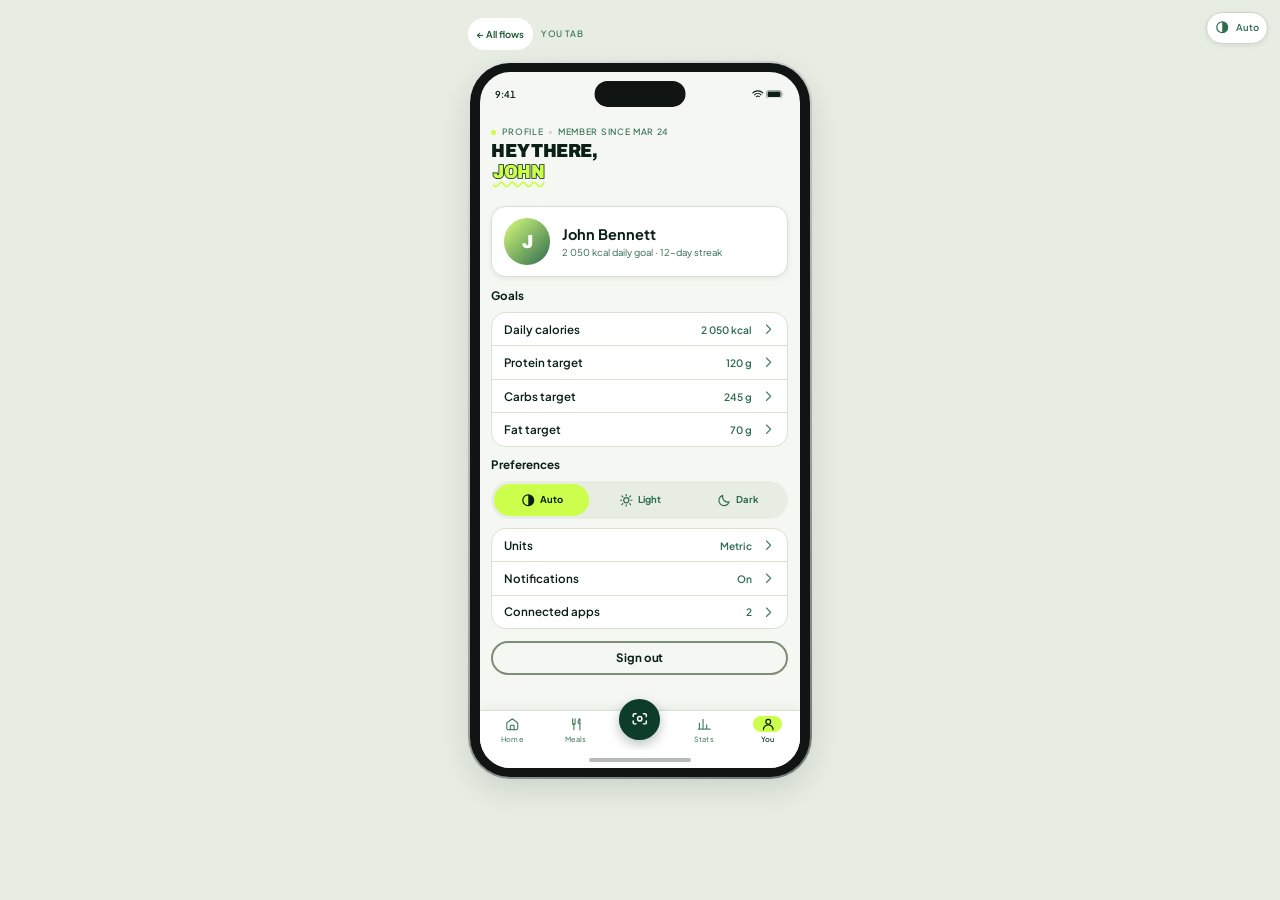
<file: design-system/screens/you.html>
<!DOCTYPE html>
<html lang="en">
<head>
<meta charset="utf-8">
<meta name="viewport" content="width=device-width, initial-scale=1">
<title>Sprout &middot; You</title>
<link rel="stylesheet" href="../tokens.css">
<link rel="stylesheet" href="../components.css">
<link rel="stylesheet" href="../prototype.css">
<!-- Sets [data-theme] from localStorage before the first paint. Must not be
     deferred: deferred, a stored dark preference lands after the browser has
     already drawn a light page. -->
<script src="../theme.js"></script>
</head>
<body class="proto">

<button type="button" class="theme-toggle theme-toggle--floating" data-theme-toggle aria-label="Theme">
  <svg class="icon theme-toggle__icon theme-toggle__icon--auto" viewBox="0 0 24 24" fill="none" stroke="currentColor" stroke-width="2" stroke-linecap="round" stroke-linejoin="round" aria-hidden="true"><circle cx="12" cy="12" r="9"/><path d="M12 3a9 9 0 0 1 0 18z" fill="currentColor" stroke="none"/></svg>
  <svg class="icon theme-toggle__icon theme-toggle__icon--light" viewBox="0 0 24 24" fill="none" stroke="currentColor" stroke-width="2" stroke-linecap="round" stroke-linejoin="round" aria-hidden="true"><circle cx="12" cy="12" r="4.2"/><path d="M12 2.5v2M12 19.5v2M4.9 4.9l1.4 1.4M17.7 17.7l1.4 1.4M2.5 12h2M19.5 12h2M4.9 19.1l1.4-1.4M17.7 6.3l1.4-1.4"/></svg>
  <svg class="icon theme-toggle__icon theme-toggle__icon--dark" viewBox="0 0 24 24" fill="none" stroke="currentColor" stroke-width="2" stroke-linecap="round" stroke-linejoin="round" aria-hidden="true"><path d="M20 14.6A8.6 8.6 0 0 1 9.4 4 8.6 8.6 0 1 0 20 14.6z"/></svg>
  <span class="theme-toggle__label">Auto</span>
</button>

<svg class="svg-defs" aria-hidden="true" focusable="false">
  <defs>
    <linearGradient id="ring-gradient" x1="0" y1="1" x2="1" y2="0">
      <stop class="ring-grad__from" offset="0"/>
      <stop class="ring-grad__to" offset="1"/>
    </linearGradient>
  </defs>
</svg>

<nav class="proto__bar" aria-label="Prototype navigation">
  <a class="proto__back" href="../index.html">&larr; All flows</a>
  <span class="proto__crumb">You tab</span>
</nav>

<div class="device">
  <div class="device__viewport">

    <!-- OS chrome. Purely decorative: it is the device drawing over the app,
         so the whole strip is hidden from assistive tech. -->
    <div class="status-bar" aria-hidden="true">
      <span class="status-bar__time">9:41</span>
      <span class="status-bar__island"></span>
      <span class="status-bar__indicators">
        <svg class="status-bar__icon" viewBox="0 0 16 12" fill="none" stroke="currentColor" stroke-width="1.5" stroke-linecap="round">
          <path d="M1.1 4.1a9.8 9.8 0 0 1 13.8 0"/>
          <path d="M3.5 6.7a6.4 6.4 0 0 1 9 0"/>
          <path d="M5.9 9.3a3 3 0 0 1 4.2 0"/>
        </svg>
        <svg class="status-bar__icon" viewBox="0 0 25 12" fill="none">
          <rect x="0.6" y="0.6" width="21" height="10.8" rx="3.2" stroke="currentColor" stroke-width="1.2" opacity="0.45"/>
          <rect x="2.2" y="2.2" width="17.8" height="7.6" rx="1.9" fill="currentColor"/>
          <path d="M23.2 4.3c1.1.6 1.1 2.8 0 3.4z" fill="currentColor" opacity="0.45"/>
        </svg>
      </span>
    </div>

    <div class="screen">
      <div class="screen__body">
            <div class="screen__header">
              <p class="screen__eyebrow">
                <span class="screen__eyebrow-dot" aria-hidden="true"></span>Profile
                <span class="screen__eyebrow-sep" aria-hidden="true"></span>
                <span>Member since Mar 24</span>
              </p>
            </div>

            <h1 class="screen__headline">Hey there,<br><span class="highlight screen__greeting-name"></span></h1>

            <div class="card profile screen__ring">
              <span class="avatar" aria-hidden="true">J</span>
              <div>
                <h2 class="profile__name">John Bennett</h2>
                <p class="profile__meta">2 050 kcal daily goal &middot; 12-day streak</p>
              </div>
            </div>

            <div class="screen__ingredients">
              <h2 class="screen__section-title">Goals</h2>
              <ul class="list">
                <li class="list__item"><button type="button" class="list__link">
                  <span class="list__body"><span class="list__title">Daily calories</span></span>
                  <span class="list__trailing">2 050 kcal</span>
                  <svg class="list__chevron icon" viewBox="0 0 24 24" fill="none" stroke="currentColor" stroke-width="2" stroke-linecap="round" stroke-linejoin="round" aria-hidden="true"><path d="M9 5l7 7-7 7"/></svg>
                </button></li>
                <li class="list__item"><button type="button" class="list__link">
                  <span class="list__body"><span class="list__title">Protein target</span></span>
                  <span class="list__trailing">120 g</span>
                  <svg class="list__chevron icon" viewBox="0 0 24 24" fill="none" stroke="currentColor" stroke-width="2" stroke-linecap="round" stroke-linejoin="round" aria-hidden="true"><path d="M9 5l7 7-7 7"/></svg>
                </button></li>
                <li class="list__item"><button type="button" class="list__link">
                  <span class="list__body"><span class="list__title">Carbs target</span></span>
                  <span class="list__trailing">245 g</span>
                  <svg class="list__chevron icon" viewBox="0 0 24 24" fill="none" stroke="currentColor" stroke-width="2" stroke-linecap="round" stroke-linejoin="round" aria-hidden="true"><path d="M9 5l7 7-7 7"/></svg>
                </button></li>
                <li class="list__item"><button type="button" class="list__link">
                  <span class="list__body"><span class="list__title">Fat target</span></span>
                  <span class="list__trailing">70 g</span>
                  <svg class="list__chevron icon" viewBox="0 0 24 24" fill="none" stroke="currentColor" stroke-width="2" stroke-linecap="round" stroke-linejoin="round" aria-hidden="true"><path d="M9 5l7 7-7 7"/></svg>
                </button></li>
              </ul>
            </div>

            <div class="screen__ingredients">
              <h2 class="screen__section-title">Preferences</h2>

              <!-- Appearance. theme.js writes aria-checked and the roving tabindex
                   from the stored mode, so no option is marked selected here. -->
              <div class="segmented segmented--block screen__theme" role="radiogroup" aria-label="Appearance" data-theme-choice>
                <button type="button" class="segmented__option" role="radio" data-theme-set="auto">
                  <svg class="icon" viewBox="0 0 24 24" fill="none" stroke="currentColor" stroke-width="2" stroke-linecap="round" stroke-linejoin="round" aria-hidden="true"><circle cx="12" cy="12" r="9"/><path d="M12 3a9 9 0 0 1 0 18z" fill="currentColor" stroke="none"/></svg>
                  Auto
                </button>
                <button type="button" class="segmented__option" role="radio" data-theme-set="light">
                  <svg class="icon" viewBox="0 0 24 24" fill="none" stroke="currentColor" stroke-width="2" stroke-linecap="round" stroke-linejoin="round" aria-hidden="true"><circle cx="12" cy="12" r="4.2"/><path d="M12 2.5v2M12 19.5v2M4.9 4.9l1.4 1.4M17.7 17.7l1.4 1.4M2.5 12h2M19.5 12h2M4.9 19.1l1.4-1.4M17.7 6.3l1.4-1.4"/></svg>
                  Light
                </button>
                <button type="button" class="segmented__option" role="radio" data-theme-set="dark">
                  <svg class="icon" viewBox="0 0 24 24" fill="none" stroke="currentColor" stroke-width="2" stroke-linecap="round" stroke-linejoin="round" aria-hidden="true"><path d="M20 14.6A8.6 8.6 0 0 1 9.4 4 8.6 8.6 0 1 0 20 14.6z"/></svg>
                  Dark
                </button>
              </div>

              <ul class="list">
                <li class="list__item"><button type="button" class="list__link">
                  <span class="list__body"><span class="list__title">Units</span></span>
                  <span class="list__trailing">Metric</span>
                  <svg class="list__chevron icon" viewBox="0 0 24 24" fill="none" stroke="currentColor" stroke-width="2" stroke-linecap="round" stroke-linejoin="round" aria-hidden="true"><path d="M9 5l7 7-7 7"/></svg>
                </button></li>
                <li class="list__item"><button type="button" class="list__link">
                  <span class="list__body"><span class="list__title">Notifications</span></span>
                  <span class="list__trailing">On</span>
                  <svg class="list__chevron icon" viewBox="0 0 24 24" fill="none" stroke="currentColor" stroke-width="2" stroke-linecap="round" stroke-linejoin="round" aria-hidden="true"><path d="M9 5l7 7-7 7"/></svg>
                </button></li>
                <li class="list__item"><button type="button" class="list__link">
                  <span class="list__body"><span class="list__title">Connected apps</span></span>
                  <span class="list__trailing">2</span>
                  <svg class="list__chevron icon" viewBox="0 0 24 24" fill="none" stroke="currentColor" stroke-width="2" stroke-linecap="round" stroke-linejoin="round" aria-hidden="true"><path d="M9 5l7 7-7 7"/></svg>
                </button></li>
              </ul>
            </div>

            <button type="button" class="btn btn--tertiary btn--block screen__scan">Sign out</button>
      </div>

          <nav class="bottom-nav" aria-label="Main navigation">
            <a class="bottom-nav__item" href="home.html"><span class="bottom-nav__icon-wrap"><svg class="icon" viewBox="0 0 24 24" fill="none" stroke="currentColor" stroke-width="2" stroke-linecap="round" stroke-linejoin="round" aria-hidden="true"><path d="M3 10l9-7 9 7v9a2 2 0 0 1-2 2H5a2 2 0 0 1-2-2z"/><path d="M9 21v-7h6v7"/></svg></span><span class="bottom-nav__label">Home</span></a>
            <a class="bottom-nav__item" href="find-recipe.html"><span class="bottom-nav__icon-wrap"><svg class="icon" viewBox="0 0 24 24" fill="none" stroke="currentColor" stroke-width="2" stroke-linecap="round" stroke-linejoin="round" aria-hidden="true"><path d="M6 3v8a2 2 0 0 0 4 0V3M8 11v10"/><path d="M17 3c-1.5 2-2 4-2 6a2 2 0 0 0 2 2h1V3z"/><path d="M18 11v10"/></svg></span><span class="bottom-nav__label">Meals</span></a>
            <a class="bottom-nav__item bottom-nav__item--scan" href="scan.html"><span class="bottom-nav__icon-wrap"><svg class="icon" viewBox="0 0 24 24" fill="none" stroke="currentColor" stroke-width="2" stroke-linecap="round" stroke-linejoin="round" aria-hidden="true"><path d="M3 9V7a2 2 0 0 1 2-2h2M17 5h2a2 2 0 0 1 2 2v2M21 15v2a2 2 0 0 1-2 2h-2M7 19H5a2 2 0 0 1-2-2v-2"/><circle cx="12" cy="12" r="3"/></svg></span><span class="bottom-nav__label">Scan</span></a>
            <a class="bottom-nav__item" href="stats.html"><span class="bottom-nav__icon-wrap"><svg class="icon" viewBox="0 0 24 24" fill="none" stroke="currentColor" stroke-width="2" stroke-linecap="round" stroke-linejoin="round" aria-hidden="true"><path d="M4 20V10M10 20V4M16 20v-7M22 20h-20"/></svg></span><span class="bottom-nav__label">Stats</span></a>
            <a class="bottom-nav__item" href="you.html" aria-current="page"><span class="bottom-nav__icon-wrap"><svg class="icon" viewBox="0 0 24 24" fill="none" stroke="currentColor" stroke-width="2" stroke-linecap="round" stroke-linejoin="round" aria-hidden="true"><circle cx="12" cy="8" r="4"/><path d="M4 21a8 8 0 0 1 16 0"/></svg></span><span class="bottom-nav__label">You</span></a>
          </nav>
    </div>

    <div class="home-indicator" aria-hidden="true"></div>
  </div>
</div>

</body>
</html>
</file>
<file: design-system/tokens.css>
/* ==========================================================================
   SPROUT DESIGN SYSTEM — tokens.css
   "Fuel the Good"  ·  Light + dark theme
   --------------------------------------------------------------------------
   Three layers, in dependency order:
     1. PRIMITIVES  raw palette + raw scales. Never referenced by components.
     2. SEMANTIC    role-based aliases (surface, text, border, interactive).
                    THIS is what you use when building UI.
     3. COMPONENT   per-component tokens, all resolving to semantic tokens.

   Rule of thumb: components reference layer 2 and 3 only. If you find
   yourself writing var(--lime-500) in a component, a semantic token is
   probably missing.

   All colour values were sampled from stylescape.png, not estimated.
   Contrast ratios in the comments are measured, not asserted.

   THEMING
   Every colour in layers 2 and 3 is written as light-dark(<light>, <dark>),
   so a token is declared once and carries both themes. Which half is used is
   decided by the color-scheme property, set at the bottom of this file:

     :root                      color-scheme: light dark   follow the OS
     :root[data-theme="light"]  color-scheme: light        forced light
     :root[data-theme="dark"]   color-scheme: dark         forced dark

   theme.js writes that attribute from localStorage before first paint. It
   also means any subtree can be flipped on its own with color-scheme: dark
   - the styleguide uses exactly that to show both themes on one page.

   Layer 1 primitives are NOT themed: a primitive is a fixed pigment, and a
   token that changes its own hex is no longer one. The dark theme adds its
   own primitives instead, in the --dark-* block.
   ========================================================================== */

/* --------------------------------------------------------------------------
   FONTS
   Archivo   — variable display face. wdth 62–125, wght 100–900.
               Used at wght 800–900 / wdth 88 for the headline voice.
   Plus Jakarta Sans — body + UI. Geometric-humanist, legible at 11–16px.
   -------------------------------------------------------------------------- */
@import url("https://fonts.googleapis.com/css2?family=Archivo:wdth,wght@62..125,100..900&family=Plus+Jakarta+Sans:wght@400;500;600;700;800&display=swap");

:root {

  /* Both halves of every light-dark() below are live; this is what picks
     one. [data-theme] overrides it at the end of the file. */
  color-scheme: light dark;

  /* ======================================================================
     LAYER 1 — PRIMITIVES
     ====================================================================== */

  /* --- Lime (primary accent) -------------------------------------------
     Anchor #CCFF4C sampled from the stylescape CTA and progress ring.
     Lime is a FILL colour: its relative luminance is ~0.86, so it can never
     carry text on a light surface. Use --text-lime for that job.          */
  --lime-50:    #F7FCE7;
  --lime-100:   #EDF7C9;
  --lime-200:   #E4F5A8;
  --lime-300:   #D9FF7A;
  --lime-400:   #D4FF63;
  --lime-500:   #CCFF4C;  /* brand anchor */
  --lime-600:   #BAEE33;  /* hover */
  --lime-700:   #A4D51C;  /* active / pressed, focus ring */
  --lime-800:   #526B0B;  /* lime-as-text — AA on every light surface */
  --lime-900:   #3A4C07;

  /* --- Forest (secondary dark) ------------------------------------------
     The stylescape uses these as dark backgrounds. In this light theme they
     are re-cast as text, icon and dark-accent-surface colours.            */
  --forest-900: #0A1F16;  /* primary text */
  --forest-800: #0D3C2A;  /* headings, dark accent surface */
  --forest-700: #14532D;  /* dark surface pressed */
  --forest-600: #2E6B4F;  /* secondary text */
  --forest-500: #4C8466;  /* LARGE text (>=24px) / icons only — 4.08:1 */
  --forest-400: #7BA890;
  --forest-300: #A8C0B2;  /* muted text on dark surfaces */
  --forest-200: #C9DBD1;
  --forest-100: #DFEAE3;
  --forest-50:  #EFF6F2;

  /* --- Sage (cool neutral ramp, keyed to the green-white canvas) --------- */
  --sage-50:    #FAFCF8;
  --sage-100:   #F5F8F2;  /* app canvas — sampled from stylescape */
  --sage-200:   #E8EDE4;
  --sage-300:   #D8E0D2;  /* hairline dividers */
  --sage-400:   #CBD5C4;
  --sage-500:   #9AA894;
  --sage-600:   #7E8C77;  /* strong borders — 3.32:1, meets WCAG 1.4.11 */
  --sage-700:   #5F6B59;
  --sage-800:   #424B3E;

  /* --- Cream (warm accent surface) --------------------------------------
     From the "5 MIN A DAY" badge. A warm counterpoint to the cool canvas.
     Use for editorial badges and quote cards, not as a page background.   */
  --cream-100:  #FDFAF2;
  --cream-200:  #F3ECD9;
  --cream-300:  #E8DEC4;

  /* --- Orange (tertiary accent, used sparingly) --------------------------
     #FF6A45 sampled from the confetti shapes and the "52g FAT" numeral.   */
  --orange-100: #FDE7E0;
  --orange-300: #FF9E83;
  --orange-500: #FF6A45;  /* fill only — 2.65:1 on canvas */
  --orange-600: #E2542F;
  --orange-800: #A8380F;  /* orange-as-text — AA everywhere */

  /* --- Macro accent hues --------------------------------------------------
     Two strengths per nutrient, because a light card needs both.

     -accent  fills the progress bar and the dot. Mid-tone, so it clears 3:1
              against its own tinted track: protein 3.21, carbs 3.38,
              fat 3.18. The brighter set used on the dark card (#6FBF2F and
              friends) cannot - it tops out at 2.24 on any light track.
     -ink     is the TEXT weight: the chip label and the percentage. Clears
              4.5:1 on the tinted chip: protein 6.10, carbs 6.97, fat 5.91.  */
  --macro-green:     #4E9420;  /* protein accent */
  --macro-green-ink: #356112;
  --macro-teal:      #0E8F79;  /* carbs accent   */
  --macro-teal-ink:  #08574A;
  --macro-amber:     #E2542F;  /* fat accent     */
  --macro-amber-ink: #993716;

  /* --- Semantic hues ----------------------------------------------------- */
  --green-100:  #DCF0E4;
  --green-600:  #17794B;
  --red-100:    #FBE5E3;
  --red-600:    #B3241B;

  --white:      #FFFFFF;
  --black:      #000000;

  /* --- Dark-theme surfaces ------------------------------------------------
     The stylescape's own dark greens, doing again what they did there:
     carrying a background. The light theme re-cast them as text; the dark
     theme hands them back their original job.

     Note the order. --dark-sunken is the LIGHTEST of the three, not the
     darkest: below the canvas there is nowhere left to go, so a well or a
     progress track reads by lifting off its card rather than sinking under
     it. That inversion is the one rule the dark theme does not share with
     the light one.

     Measured with --text-primary (#EFF6F2):
       on --dark-canvas 15.55:1        on --dark-raised 11.28:1             */
  --dark-backdrop:  #061410;  /* the page BEHIND the phone frame          */
  --dark-canvas:    #0A1F16;  /* = forest-900, the app background         */
  --dark-raised:    #0D3C2A;  /* = forest-800, cards and list rows        */
  --dark-raised-hi: #12482F;  /* hover wash on a raised row               */
  --dark-raised-2:  #16583A;  /* pressed / active wash                    */
  --dark-sunken:    #14532D;  /* = forest-700, wells and tracks           */
  --dark-line:      #1B4B36;  /* hairline divider on a dark surface       */
  --dark-camera:    #050F0A;  /* the camera feed - dark in BOTH themes    */
  --dark-accent:    #2B2A1C;  /* warm editorial panel, the cream analogue */

  /* --- Lit macro hues -----------------------------------------------------
     On a dark card the -ink shades are invisible, so each nutrient gets a
     lit counterpart to write with. Measured on the 5% wash over
     --dark-raised: protein 7.9:1, carbs 6.8:1, fat 5.8:1 - AA at any size.
     The liquid FILL keeps the -ink shade in both themes; see --macro-*-deep.
                                                                          */
  --macro-green-lit: #9FE870;
  --macro-teal-lit:  #5FD9C4;
  --macro-amber-lit: #FF9E83;

  /* --- Lit feedback hues ------------------------------------------------- */
  --green-300:  #62D69A;
  --red-300:    #FF8A80;


  /* ======================================================================
     LAYER 2 — SEMANTIC
     ====================================================================== */

  /* --- Surfaces ------------------------------------------------------------
     --surface-inverse is the one role that MIRRORS rather than darkens. An
     accent panel is defined by opposing the canvas, so on a dark canvas it
     goes light. .card--dark, .tag--dark, the "Scan a meal instead" button and
     the raised Scan circle all follow it, and --text-on-inverse flips with it
     so every pairing survives intact.

     --surface-camera does the opposite and stays dark in both themes: the
     viewfinder stands in for a live camera image, not for chrome, and a white
     rectangle is not what a camera looks like.                             */
  --surface-canvas:       light-dark(var(--sage-100), var(--dark-canvas));
  --surface-raised:       light-dark(var(--white), var(--dark-raised));
  --surface-sunken:       light-dark(var(--sage-200), var(--dark-sunken));
  --surface-accent:       light-dark(var(--cream-200), var(--dark-accent));
  --surface-inverse:      light-dark(var(--forest-800), var(--sage-100));
  --surface-inverse-deep: light-dark(var(--forest-900), var(--white));
  --surface-brand:        var(--lime-500);   /* CTA fill - brand, unthemed   */
  --surface-brand-subtle: light-dark(var(--lime-100),
                            color-mix(in srgb, var(--lime-500) 20%, var(--dark-raised)));
  --surface-brand-faint:  light-dark(var(--lime-50),
                            color-mix(in srgb, var(--lime-500) 10%, var(--dark-canvas)));
  --surface-tint:         light-dark(var(--forest-50), var(--dark-raised-hi));
  --surface-tint-strong:  light-dark(var(--forest-100), var(--dark-raised-2));
  --surface-backdrop:     light-dark(var(--sage-200), var(--dark-backdrop));
  --surface-camera:       light-dark(var(--forest-900), var(--dark-camera));

  /* --- Text ----------------------------------------------------------------
     Dark ratios are measured on --dark-canvas. The raised card is only 1.38x
     lighter than the canvas, so each one loses about a quarter there and all
     of them still clear their bar.

     --text-lime is the token that changes character rather than value. On a
     light surface lime is unusable as text and has to fall back to lime-800;
     on the dark canvas the brand anchor itself measures 14.61:1, so the dark
     theme is the one that gets to print the real brand colour.             */
  --text-primary:          light-dark(var(--forest-900), var(--forest-50));
                                          /* 16.05:1 · dark 15.55:1 — AAA  */
  --text-secondary:        light-dark(var(--forest-600), var(--forest-200));
                                          /*  5.88:1 · dark 11.82:1 — AA   */
  --text-tertiary:         light-dark(var(--forest-500), var(--forest-300));
                                          /*  4.08:1 · dark  8.82:1        */
  --text-disabled:         light-dark(var(--sage-500), var(--forest-500));
                                          /*  exempt, WCAG 1.4.3           */
  --text-on-brand:         var(--forest-900); /* 14.73:1 on lime — AAA      */
  --text-on-inverse:       light-dark(var(--white), var(--forest-900));
  --text-on-inverse-muted: light-dark(var(--forest-300), var(--forest-600));
  --text-on-camera:        var(--forest-300); /* viewfinder hint, both themes */
  --text-on-feedback:      light-dark(var(--white), var(--forest-900));
  --text-lime:             light-dark(var(--lime-800), var(--lime-500));
                                          /*  4.83:1 · dark 14.61:1        */
  --text-link:             light-dark(var(--forest-700), var(--lime-400));

  /* --- Borders -------------------------------------------------------------
     --border-strong is the one with a hard floor: WCAG 1.4.11 asks 3:1 of an
     input's boundary. The obvious dark pick, forest-500, reaches only 2.83:1
     on --dark-raised, so the dark theme steps up to forest-400 - 4.62:1 on a
     card, 6.38:1 on the canvas.                                            */
  --border-subtle:  light-dark(var(--sage-300), var(--dark-line));
  --border-default: light-dark(var(--sage-400), var(--forest-600));
  --border-strong:  light-dark(var(--sage-600), var(--forest-400));
  --border-hover:   light-dark(var(--forest-500), var(--forest-300));
  --border-brand:   light-dark(var(--lime-700), var(--lime-500));
  --border-inverse: light-dark(var(--forest-800), var(--sage-300));

  /* --- Interactive states --------------------------------------------------
     Hover lifts, active sinks. On a dark ground that reverses the hex order:
     the lime button brightens on hover and dims on press, because "further
     from the background" and "further from white" are the same direction in
     the light theme and opposite directions here.

     --interactive-dark keeps its name and loses its colour - it is the
     "opposite of the canvas" fill, so it mirrors with --surface-inverse.   */
  --interactive-brand:        var(--lime-500);
  --interactive-brand-hover:  light-dark(var(--lime-600), var(--lime-400));
  --interactive-brand-active: light-dark(var(--lime-700), var(--lime-600));
  --interactive-dark:         light-dark(var(--forest-800), var(--sage-100));
  --interactive-dark-hover:   light-dark(var(--forest-700), var(--sage-200));
  --interactive-dark-active:  light-dark(var(--forest-900), var(--sage-300));
  --interactive-disabled-bg:  light-dark(var(--sage-200), var(--dark-raised-hi));
  --interactive-disabled-fg:  light-dark(var(--sage-500), var(--forest-500));

  /* --- Feedback -------------------------------------------------------------
     The -surface tokens are near-white tints, so they cannot survive a
     straight swap - a light patch on a dark card reads as a hole. The dark
     theme mixes the same hue into the card instead, which keeps the tint
     saying "this is the error card" without changing the card's weight.   */
  --feedback-success:         light-dark(var(--green-600), var(--green-300));
  --feedback-success-surface: light-dark(var(--green-100),
                                color-mix(in srgb, var(--green-600) 30%, var(--dark-raised)));
  --feedback-warning:         var(--orange-500); /* fill / indicator only */
  --feedback-warning-text:    light-dark(var(--orange-800), var(--orange-300));
  --feedback-warning-surface: light-dark(var(--orange-100),
                                color-mix(in srgb, var(--orange-500) 26%, var(--dark-raised)));
  --feedback-error:           light-dark(var(--red-600), var(--red-300));
  --feedback-error-surface:   light-dark(var(--red-100),
                                color-mix(in srgb, var(--red-600) 30%, var(--dark-raised)));
  --feedback-info:            light-dark(var(--forest-600), var(--forest-300));
  --feedback-info-surface:    light-dark(var(--forest-100), var(--dark-raised-2));

  /* --- Macro nutrients ----------------------------------------------------
     Fill tokens carry the brand hue; -text tokens are the legible variant.
     Never render a macro value in the raw fill colour on a light surface.  */
  --macro-protein:      var(--macro-green);
  --macro-protein-ink:  light-dark(var(--macro-green-ink), var(--macro-green-lit));
  --macro-protein-deep: var(--macro-green-ink);
  --macro-carbs:        var(--macro-teal);
  --macro-carbs-ink:    light-dark(var(--macro-teal-ink), var(--macro-teal-lit));
  --macro-carbs-deep:   var(--macro-teal-ink);
  --macro-fat:          var(--macro-amber);
  --macro-fat-ink:      light-dark(var(--macro-amber-ink), var(--macro-amber-lit));
  --macro-fat-deep:     var(--macro-amber-ink);

  /* -ink is the DRY text, painted on the card, so it has to follow the card:
     dark on a light one, lit on a dark one. -deep is the bottom of the liquid
     fill and the label chip printed on that fill - and the fill is the same
     colour in both themes, so -deep never moves. Splitting the two is what
     lets the card invert without the liquid inverting with it.            */

  /* --- Focus -------------------------------------------------------------
     The ring itself is forest-900, NOT lime. WCAG 2.4.11 requires a focus
     indicator to hold 3:1 against adjacent colours, and lime-700 manages only
     1.62:1 on the canvas and 1.48:1 on a lime button — it would effectively
     disappear on the very control it matters most on. Forest-900 gives
     16.05:1 on the canvas and 14.73:1 on lime, so one ring works everywhere.
     The brand colour is kept as a decorative halo outside the ring.

     The dark theme cannot buy its way out with one colour the way this one
     did. Nothing clears 3:1 against the dark canvas AND a lime button at
     once: lime wants a ring no lighter than L 0.25, the sunken track wants
     one no darker than L 0.30, and those bands do not meet. So the ring goes
     two-tone - which this ring already was - and the two roles simply swap. A
     near-white ring carries every dark surface (15.6:1 on the canvas, 11.3:1
     on a card), and the forest-900 halo just outside it carries lime at
     14.7:1. Whichever surface a control sits on, one of the two edges is the
     strong one.                                                            */
  --focus-ring-color:  light-dark(var(--forest-900), var(--forest-50));
  --focus-ring-width:  2.2px;
  --focus-ring-offset: 1.5px;
  --focus-ring-halo:   light-dark(var(--lime-200), var(--forest-900));
  --focus-ring-shadow: 0 0 0 calc(var(--focus-ring-width) + var(--focus-ring-offset) + 2.2px) var(--focus-ring-halo);




  /* ======================================================================
     TYPOGRAPHY — font sizes are value-named so a token can never drift
     from the pixel value it promises. --font-size-16 is 16px. Always.
     ====================================================================== */
  --font-family-display: "Archivo", "Arial Narrow", "Helvetica Neue", sans-serif;
  --font-family-body:    "Plus Jakarta Sans", -apple-system, BlinkMacSystemFont, "Segoe UI", sans-serif;
  --font-family-mono:    ui-monospace, "SF Mono", "Cascadia Mono", Menlo, monospace;

  /* Display width axis — Archivo wdth. 88 matches the stylescape headline. */
  --font-width-condensed: 75;
  --font-width-display:   88;
  --font-width-expanded:  112;

  /* --- Font weights ------------------------------------------------------ */
  --font-weight-regular:   400;
  --font-weight-medium:    500;
  --font-weight-semibold:  600;
  --font-weight-bold:      700;
  --font-weight-extrabold: 800;
  --font-weight-black:     900;

  /* --- App UI font sizes -------------------------------------------------
     Every size used by an in-app screen. Nine steps, no more.             */
  --font-size-10: 7.3px;
  --font-size-12: 8.7px;
  --font-size-13: 9.5px;
  --font-size-14: 10.2px;
  --font-size-15: 10.9px;
  --font-size-16: 11.6px;
  --font-size-18: 13.1px;
  --font-size-20: 14.5px;
  --font-size-26: 18.9px;
  --font-size-32: 23.3px;

  /* --- Display font sizes ------------------------------------------------
     Marketing surfaces and this styleguide's own page headings.
     Not used by any in-app screen.                                        */
  --font-size-display-sm: 16px;
  --font-size-display-md: 20.4px;
  --font-size-display-lg: 26.2px;
  --font-size-display-xl: 32px;

  /* --- Line heights ------------------------------------------------------ */
  --line-height-none:    1;
  --line-height-tight:   1.1;
  --line-height-snug:    1.25;
  --line-height-normal:  1.4;
  --line-height-relaxed: 1.5;

  /* --- Letter spacing ---------------------------------------------------- */
  --tracking-display: -0.02em;
  --tracking-tight:   -0.01em;
  --tracking-normal:  0;
  --tracking-ring:    0.03em;  /* ring subtext, per spec */
  --tracking-wide:    0.04em;
  --tracking-label:   0.08em;  /* uppercase micro-labels */


  /* ======================================================================
     SPACING — value-named. --spacing-16 is 16px.
     The 8px grid holds throughout; 4, 6, 12 and 14 are documented
     sub-steps, each tied to a specific component in layer 3.
     ====================================================================== */
  --spacing-0:  0;
  --spacing-4:  2.9px;   /* icon-to-label gaps, streak dot gap */
  --spacing-6:  4.4px;   /* filter pill vertical padding (off-grid, per spec) */
  --spacing-8:  5.8px;
  --spacing-12: 8.7px;
  --spacing-14: 10.2px;  /* filter pill horizontal padding (off-grid, per spec) */
  --spacing-16: 11.6px;
  --spacing-24: 17.5px;
  --spacing-32: 23.3px;
  --spacing-40: 29.1px;
  --spacing-48: 34.9px;
  --spacing-64: 46.5px;
  --spacing-80: 58.2px;


  /* ======================================================================
     RADIUS
     ====================================================================== */
  --radius-sm:   5.8px;
  --radius-md:   8.7px;
  --radius-lg:   11.6px;   /* macro chips */
  --radius-xl:   14.5px;   /* cards, lists */
  --radius-2xl:  20.4px;   /* sheets, large containers */
  --radius-pill: 999px;  /* buttons, tags, search field */
  --radius-full: 50%;    /* avatars, progress ring, streak dots */


  /* ======================================================================
     ELEVATION
     Shadows are tinted with forest-900 rather than pure black, matching the
     soft green-cast shadows in the stylescape.

     A box-shadow is not a colour, so light-dark() cannot wrap the whole
     value - only the tint. Each shadow names a --shadow-color-* token and the
     geometry stays shared. The dark tints go to true black at roughly five
     times the alpha: a 6% green shadow is literally invisible on a #0A1F16
     canvas. Even so, elevation in the dark theme is carried mainly by
     --dark-raised sitting above --dark-canvas; the shadow only seats it.
     ====================================================================== */
  --shadow-color-xs:  light-dark(rgba(10, 31, 22, 0.06), rgba(0, 0, 0, 0.34));
  --shadow-color-sm:  light-dark(rgba(10, 31, 22, 0.08), rgba(0, 0, 0, 0.42));
  --shadow-color-md:  light-dark(rgba(10, 31, 22, 0.10), rgba(0, 0, 0, 0.50));
  --shadow-color-lg:  light-dark(rgba(10, 31, 22, 0.12), rgba(0, 0, 0, 0.58));
  --shadow-color-nav: light-dark(rgba(10, 31, 22, 0.08), rgba(0, 0, 0, 0.46));
  --shadow-color-fab: light-dark(rgba(10, 31, 22, 0.28), rgba(0, 0, 0, 0.60));

  --shadow-none:  none;
  --shadow-xs:    0 0.7px 1.5px var(--shadow-color-xs);
  --shadow-sm:    0 1.5px 5.8px var(--shadow-color-sm);
  --shadow-md:    0 5.8px 17.5px var(--shadow-color-md);
  --shadow-lg:    0 11.6px 29.1px var(--shadow-color-lg);
  --shadow-brand: 0 4.4px 14.5px rgba(164, 213, 28, 0.35);  /* lime CTA glow */
  --shadow-nav:   0 -1.5px 11.6px var(--shadow-color-nav);  /* bottom tab bar */
  --shadow-scan-button: 0 4.4px 11.6px var(--shadow-color-fab); /* raised Scan FAB */


  /* ======================================================================
     MOTION & LAYERING
     ====================================================================== */
  --duration-fast: 120ms;
  --duration-base: 200ms;
  --duration-slow: 320ms;
  --duration-press: 100ms;  /* :active feedback */
  --duration-nav:   150ms;  /* tab colour change */
  --duration-ring:  800ms;  /* calorie ring fill on load */
  --duration-page:  200ms;  /* screen-to-screen fade */
  --ease-standard: cubic-bezier(0.2, 0, 0.2, 1);
  --ease-out:      cubic-bezier(0.16, 1, 0.3, 1);

  /* Shorthand transition values (duration + easing) */
  --transition-fast: var(--duration-press) var(--ease-standard);
  --transition-base: var(--duration-nav) var(--ease-standard);
  --transition-slow: var(--duration-page) var(--ease-out);

  --press-scale: 0.96;  /* uniform press feedback */

  --z-base:    0;
  --z-sticky:  100;
  --z-nav:     200;
  --z-overlay: 300;


  /* ======================================================================
     LAYER 3 — COMPONENT TOKENS
     One role token per element in the screen spec. Components read these;
     none reads a raw pixel value. Changing a number here is the only way
     to change a rendered size.
     ====================================================================== */

  /* --- Screen container --------------------------------------------------
     Fixed 440 x 956 viewport. Content area is 440 - (2 x 16) = 408px wide,
     and 956 - 56 (nav bar) = 900px tall. Every proportion below is
     calibrated against that box.                                          */
  --screen-width:     320px;
  --screen-height:    695.3px;
  --screen-padding-x: var(--spacing-16);

  /* --- Device frame -------------------------------------------------------
     Physical phone chrome around a screen: bezel, status bar, Dynamic Island
     and home indicator. Everything below is a real iOS point value carried
     through this system's 0.7273 scale, the same one that turns the 440 x 956
     viewport into --screen-width x --screen-height.

     The frame is a physical object, not UI, so its greys are unthemed: a
     phone's aluminium does not repaint itself when the app goes dark.     */
  --device-bezel:       9.4px;   /* 13pt of black glass around the display */
  --device-rim:         2.2px;   /* 3pt polished edge, the outermost band  */
  --device-screen-radius: 30.5px;/* 42pt display corner                    */
  --device-radius:      calc(var(--device-screen-radius)
                             + var(--device-bezel) + var(--device-rim));
  --device-width:       calc(var(--screen-width)
                             + (var(--device-bezel) + var(--device-rim)) * 2);
  --device-frame:       #101413;  /* black glass under the bezel           */
  --device-rim-from:    #E2E6E4;  /* metal catches light top-left ...      */
  --device-rim-to:      #6F7A76;  /* ... and falls away bottom-right       */

  /* Status bar. 59pt tall, so the 36 x 125pt island clears the top edge by
     the same 8.35px on either side once centred. */
  --statusbar-height:    42.9px;
  --statusbar-padding-x: 15.3px;  /* 21pt, iOS's own inset to the time     */
  --statusbar-text-size: var(--font-size-13);
  --island-width:        90.9px;
  --island-height:       26.2px;
  --statusbar-icon-height: 8.7px;

  /* Home indicator. The 5 x 140pt pill sits 8pt off the bottom edge; the
     band it sits in extends the nav bar, which is what iOS draws there. */
  --home-indicator-height:    17.5px;
  --home-indicator-width:     101.8px;
  --home-indicator-thickness: 3.6px;
  --home-indicator-inset:     5.8px;
  --home-indicator-color:     color-mix(in srgb, var(--text-primary) 30%, transparent);

  /* --- Recipe detail ------------------------------------------------------ */
  --recipe-hero-height: 145.5px;

  /* --- Scan viewfinder ----------------------------------------------------
     The camera feed is a media surface, not chrome, so it stays dark in BOTH
     themes - that is what a live camera image looks like, and it is why it
     reads from --surface-camera rather than --surface-inverse-deep, which
     mirrors. Lime corner brackets come straight from the brand.            */
  --viewfinder-height:       261.8px;  /* must exceed guide + padding + hint */
  --viewfinder-guide-size:   174.5px;
  --viewfinder-corner-size:  29.1px;
  --viewfinder-corner-width: 2.2px;

  /* --- Portion adjuster ---------------------------------------------------- */
  --portion-btn-size: var(--tap-min);
  --portion-value-size: var(--font-size-20);

  /* --- Instruction steps --------------------------------------------------- */
  --step-marker-size: 17.5px;

  /* --- Accessibility floor ----------------------------------------------- */
  --tap-min: 32px;  /* minimum touch target on every interactive element */

  /* --- Screen title ------------------------------------------------------ */
  --screen-title-size:   var(--font-size-20);
  --screen-title-weight: var(--font-weight-bold);

  /* --- Badge / pill -------------------------------------------------------
     One shared shape language for the streak chip and the "kcal left" chip. */
  --badge-height:      23.3px;
  --badge-padding-x:   var(--spacing-12);
  --badge-radius:      var(--radius-pill);
  --badge-gap:         var(--spacing-8);
  --badge-bg:          var(--surface-raised);
  --badge-border:      var(--border-subtle);
  --badge-text-size:   var(--font-size-13);
  --badge-dot-size:    4.4px;
  --badge-bg-lime:     light-dark(var(--lime-100),
                       color-mix(in srgb, var(--lime-500) 22%, var(--dark-raised)));
  --badge-shadow:      var(--shadow-xs);

  /* --- Streak ------------------------------------------------------------ */
  --streak-flame-color: var(--orange-500);  /* 3.27:1 on the dark badge */
  /* The flame's viewBox is cropped to the glyph itself ("7 2 10 14.2"), not
     the 24-unit box the path was drawn in. That box was two thirds empty, and
     the emptiness was not symmetric: it held the glyph high and padded both
     sides, so the flame floated above the count and no gap value could pull
     it in. Cropped, this is the height the flame actually paints, and
     --streak-flame-gap is the gap you actually see. */
  --streak-flame-size:   var(--icon-sm);
  --streak-flame-ratio:  0.704;   /* 10 / 14.2 — the cropped viewBox aspect */
  --streak-gap:          var(--spacing-12);  /* dots to count */
  /* The flame reads as part of the count rather than as a third item in the
     row, so it closes --streak-gap and sits at this instead. */
  --streak-flame-gap:    var(--spacing-4);
  --streak-count-size:   var(--font-size-14);
  --streak-count-weight: var(--font-weight-medium);
  --streak-dot-size:     5.8px;
  --streak-dot-gap:      var(--spacing-4);
  /* The "today" dot is lime and needs a ring to hold it off the badge, so
     the filled dots cannot be lime too or the row loses its one accent.
     They stay neutral and follow whichever surface they sit on.           */
  --streak-dot-on:       light-dark(var(--forest-800), var(--forest-100));
  --streak-dot-off:      light-dark(var(--sage-400), var(--forest-600));
  --streak-dot-ring:     light-dark(var(--forest-800), var(--forest-50));

  /* --- Modal --------------------------------------------------------------
     A centred dialog sized to sit inside the 320px screen frame with the
     screen gutter left showing on both sides. */
  --modal-width:      calc(var(--screen-width) - var(--spacing-32) * 2);
  --modal-radius:     var(--radius-2xl);
  --modal-padding:    var(--spacing-24);
  --modal-gap:        var(--spacing-16);
  --modal-bg:         var(--surface-raised);
  --modal-shadow:     var(--shadow-lg);
  /* A 44% green scrim reads as a dim over a light page; over a dark one it
     barely registers, so the dark theme scrims harder and in true black. */
  --modal-backdrop:   light-dark(rgba(10, 31, 22, 0.44), rgba(0, 0, 0, 0.66));
  --modal-title-size: var(--font-size-20);
  --modal-text-size:  var(--font-size-13);
  /* Painted height of the flame, not a box two thirds of which is empty:
     .modal__flame uses the same cropped viewBox as the badge one. */
  --modal-icon-size:  var(--spacing-48);
  --modal-close-size: var(--tap-min);

  /* --- Week row -----------------------------------------------------------
     Seven day columns inside the modal. The mark is capped rather than fixed
     so the row still fits when the modal is narrowed on a small viewport. */
  --week-gap:         var(--spacing-4);
  --week-label-gap:   var(--spacing-6);
  --week-label-size:  var(--font-size-10);
  --week-mark-size:   var(--spacing-32);
  --week-mark-off:    var(--surface-sunken);
  --week-mark-done:   light-dark(var(--forest-800), var(--forest-100));
  --week-mark-today:  var(--interactive-brand);
  /* The outline separating today's lime mark from the sheet behind it. It is
     a separator, so it tracks the sheet, not the mark: dark on a light sheet,
     light on a dark one.                                                  */
  --week-mark-today-edge: light-dark(var(--forest-800), var(--forest-50));

  /* --- Calorie ring ------------------------------------------------------
     Rendered in a 200-unit viewBox at 200px, so 1 user unit = 1px and the
     14px stroke measures exactly 14px on screen. Radius is (200-14)/2 = 93,
     which puts the stroke's outer edge exactly on the 200px diameter.     */
  --ring-diameter:         145.5px;
  --ring-stroke:           14px;
  /* Gradient stroke, dark green into lime, following the arc. Referenced as
     a paint server; the flat brand lime is the fallback if the <defs> block
     is missing from a page.

     forest-600 starts the arc at 2.7:1 on the dark canvas, under the 3:1 an
     indicator owes WCAG 1.4.11, so the dark theme starts two steps lighter
     at forest-400 (6.4:1) and runs to the same lime.                      */
  --ring-gradient-from:    light-dark(var(--forest-600), var(--forest-400));
  --ring-gradient-to:      var(--lime-500);
  --ring-stroke-paint:     url(#ring-gradient);
  /* Soft lime bloom behind the ring. */
  --ring-glow-color:       rgba(204, 255, 76, 0.55);
  --ring-glow-spread:      var(--spacing-24);
  --ring-glow-stop:        68%;
  --ring-value-size:       var(--font-size-32);
  --ring-value-weight:     var(--font-weight-bold);
  --ring-unit-size:        var(--font-size-12);
  --ring-unit-weight:      var(--font-weight-medium);
  --ring-unit-tracking:    var(--tracking-ring);
  --ring-remaining-size:   var(--font-size-13);
  --ring-remaining-weight: var(--font-weight-regular);

  /* --- Macro chips ------------------------------------------------------- */
  --macro-chip-height:    130.9px;  /* tall enough to read as a vessel */
  --macro-chip-height-sm: 61.1px;   /* no target / percentage row */
  --macro-chip-padding-y: var(--spacing-12);
  --macro-chip-padding-x: var(--spacing-12);
  --macro-chip-gap:       var(--spacing-8);
  --macro-chip-radius:    var(--radius-lg);
  /* Label -> value -> target read as one stack from the top of the vessel,
     so the rows sit on a single rhythm rather than being pushed apart. */
  --macro-stack-gap:      var(--spacing-16);
  --macro-stack-gap-sm:   var(--spacing-8);   /* target-less cards are shorter */
  --macro-value-size:     var(--font-size-26);
  --macro-value-weight:   var(--font-weight-bold);
  --macro-unit-size:      var(--font-size-12);
  --macro-label-size:     var(--font-size-10);
  --macro-label-weight:   var(--font-weight-bold);
  --macro-dot-size:       4.4px;

  /* --- Macro card ---------------------------------------------------------
     A light card carrying its nutrient's colour at three strengths: a 5%
     wash on the card, a 16% chip behind the label, a 14% track under the
     bar. Every ratio in this block was measured, not eyeballed - see the
     accent-hue comment above for the numbers.                             */
  --macro-card-wash:    5%;
  --macro-card-edge:    30%;
  --macro-chip-tint:    16%;
  --macro-track-tint:   14%;
  --macro-chip-h:       17.5px;   /* the label pill */
  --macro-chip-pad-x:   var(--spacing-8);
  --macro-bar-height:   5.8px;
  --macro-target-size:  var(--font-size-13);
  --macro-pct-size:     var(--font-size-13);

  /* --- Macro liquid fill --------------------------------------------------
     The card is a vessel: it fills bottom-up to --macro-value / its target,
     under a wave rather than a flat line. The fill is opaque and paints over
     the dark text, and a white copy of that text is clipped to the same
     mask, so the two halves of a glyph always meet exactly on the surface -
     no line of text can land in the low-contrast band around the waterline.

     Measured, white text on the fill:
                     at the crest        at the target line (88% down)
       protein       3.76:1              4.92:1
       carbs         4.02:1              5.53:1
       fat           3.79:1              4.79:1
     The value is 18.9px bold - large text, so 3:1 applies and the crest
     passes on all three. The 9.5px target line is small text and needs
     4.5:1; it sits in the bottom eighth of the card, where the gradient has
     run far enough toward the ink shade to clear it. Dark text on the crest
     measures 4.77 / 4.60 / 4.65:1, so the moment the surface crosses a
     glyph both halves of it stay legible.                                 */
  --macro-card-border:   1px;      /* subtracted to get the inner height */
  --macro-wave-height:   16px;     /* crest band; amplitude is a quarter of it */
  --macro-wave-tile:     150px;    /* one mask tile = two crests               */
  --macro-wave-duration: 4000ms;   /* idle undulation, one loop per tile       */
  --macro-wave-stagger:  -1333ms;  /* a third of a loop between nutrients      */
  --macro-wave-ink-stop: 100%;     /* gradient has reached the ink shade here  */
  /* The liquid is the same colour in both themes, so what is written on it
     is too. None of the three tokens below is themed.                     */
  --macro-on-fill:        var(--white);
  /* Composited over the fill, so it dims to the nutrient's own hue
     without naming it - a mix with var(--macro-ink) would be invalid
     here, where that variable does not exist yet. */
  --macro-on-fill-muted:  color-mix(in srgb, var(--white) 82%, transparent);
  --macro-on-fill-chip:   color-mix(in srgb, var(--white) 92%, transparent);
  --macro-wave-shape: url("data:image/svg+xml,%3Csvg xmlns='http://www.w3.org/2000/svg' width='240' height='8' viewBox='0 0 240 8' preserveAspectRatio='none'%3E%3Cpath d='M0 4C20 1 40 1 60 4C80 7 100 7 120 4C140 1 160 1 180 4C200 7 220 7 240 4L240 8L0 8Z' fill='%23fff'/%3E%3C/svg%3E");

  /* Daily targets the fill is measured against. Data rather than style, but
     they live here so the level drawn and the target printed cannot drift
     apart - the card computes its own progress from these.                */
  --macro-target-protein: 120;
  --macro-target-carbs:   245;
  --macro-target-fat:      70;

  /* --- Buttons -----------------------------------------------------------
     48px is the spec CTA height. sm/lg are styleguide-only variants.       */
  --btn-height:       34.9px;
  --btn-height-sm:    26.2px;
  --btn-height-lg:    40.7px;
  --btn-padding-x:    var(--spacing-16);
  --btn-radius:       var(--radius-pill);
  --btn-label-size:   var(--font-size-16);
  --btn-label-weight: var(--font-weight-bold);
  --btn-gap:          var(--spacing-8);

  /* --- Search field ------------------------------------------------------ */
  --search-height:      32px;
  --search-padding-x:   var(--spacing-12);
  --search-radius:      var(--radius-pill);
  --search-text-size:   var(--font-size-15);
  --search-text-weight: var(--font-weight-regular);
  --search-icon-size:   14.5px;

  /* --- Filter pills / tags ----------------------------------------------- */
  --pill-height:      23.3px;
  --pill-padding-y:   var(--spacing-6);
  --pill-padding-x:   var(--spacing-14);
  --pill-gap:         var(--spacing-8);
  --pill-radius:      var(--radius-pill);
  --pill-text-size:   var(--font-size-14);
  --pill-text-weight: var(--font-weight-medium);

  /* --- Recipe list ------------------------------------------------------- */
  --list-item-padding-y: var(--spacing-12);
  --list-item-padding-x: var(--spacing-16);
  --list-avatar-size:    29.1px;
  --list-title-size:     var(--font-size-16);
  --list-title-weight:   var(--font-weight-semibold);
  --list-meta-size:      var(--font-size-12);
  --list-meta-weight:    var(--font-weight-regular);
  --list-radius:         var(--radius-xl);

  /* --- Greeting header ----------------------------------------------------
     The greeting is the screen's headline, not a caption: display face, set
     in caps, with one word on a lime marker. "TODAY" drops to an eyebrow.
     Swap the name in one place; every screen picks it up.                 */
  --user-name:               "John";
  --greeting-eyebrow-size:   var(--font-size-12);
  --today-date:              "Oct 24";
  --eyebrow-dot-size:        4.4px;
  --eyebrow-dot-color:       var(--lime-500);
  --eyebrow-sep-color:       light-dark(var(--sage-400), var(--forest-600));
  --eyebrow-gap:             var(--spacing-8);
  --greeting-headline-size:  var(--font-size-26);
  --greeting-gap:            var(--spacing-4);

  /* Highlighted word inside a display headline - the "BIG" treatment from
     the stylescape: true brand lime fill with a dark outline drawn around
     the glyphs. The outline is what carries legibility; lime on its own
     would be 1.09:1 on the canvas. Never use the fill colour without it.  */
  --highlight-color:            var(--lime-500);
  /* The dark outline is what makes the lime legible - lime on the canvas is
     1.09:1 on its own. Never drop the stroke to "clean up" the look. */
  --highlight-stroke-width:     1.5px;
  /* Unthemed on purpose. In the dark theme forest-900 IS the canvas, so the
     stroke goes invisible and the lime word is simply lime - which is what it
     wanted to be all along, and can be, because lime measures 14.61:1 on that
     canvas. The stroke only ever existed for the light theme.             */
  --highlight-stroke-color:     var(--forest-900);
  --highlight-underline-color:  var(--lime-500);
  --highlight-underline-weight: 1.5px;
  --highlight-underline-offset: 2.9px;

  /* --- Segmented control --------------------------------------------------
     Same pill language as the filter tags: active segment takes the lime
     fill, idle segments sit plain on a sunken track. Measured: active label
     14.73:1 on lime, idle label 5.30:1 on the track.                       */
  --segmented-pad:       var(--spacing-4);
  --segmented-height:    var(--tap-min);
  --segmented-pad-x:     var(--spacing-12);
  --segmented-track:     var(--surface-sunken);
  --segmented-radius:    var(--radius-pill);
  --segmented-text-size: var(--font-size-13);
  --segmented-icon:      var(--icon-md);

  /* --- Weekly chart -------------------------------------------------------
     Bars are an indicator, so they clear 3:1 against their track: forest-600
     manages 5.30. Lime cannot - it sits at 1.02 - so today's bar gets the
     lime fill with a dark outline instead, the same trick the headline uses
     to make lime legible.                                                  */
  --chart-height:      87.3px;
  /* Bars are a fixed width with a fixed gap and the group is centred, rather
     than flexing to fill the card. That keeps a day column reading as a
     column at any container width, and stops 7 bars turning into a solid
     block of colour. */
  --chart-bar-width:   24.7px;
  --chart-bar-width-wide: 48px;  /* month view: fewer, wider bars */
  --chart-bar-gap:     var(--spacing-14);
  /* Measured on the dark --chart-track (#14532D), where the light theme's
     bars collapse: forest-600 falls to 1.45:1 and orange-600 to 2.40:1, both
     under the 3:1 an indicator owes. The dark theme lifts each hue to its
     light counterpart - 4.71:1 and 4.54:1 - and leaves today's lime bar with
     its dark outline exactly as it is, that being the one treatment which
     already works on any ground.                                          */
  --chart-track:       var(--surface-sunken);
  --chart-bar:         light-dark(var(--forest-600), var(--forest-300));
  --chart-bar-over:    light-dark(var(--orange-600), var(--orange-300));
  --chart-bar-today:   var(--lime-500);
  --chart-today-edge:  var(--forest-900);
  --chart-radius:      var(--radius-pill);
  --chart-day-size:    var(--font-size-10);

  /* --- Avatar -------------------------------------------------------------- */
  /* The initial sits on a lime-to-forest gradient, not on a surface, so it
     cannot follow --text-on-inverse once that mirrors. Unthemed.          */
  --avatar-fg:         var(--white);
  --avatar-size:       46.5px;
  --avatar-size-sm:    var(--spacing-40);
  --avatar-text-size:  var(--font-size-26);

  /* --- Bottom navigation ------------------------------------------------- */
  --navbar-height:     40.7px;
  /* Raised Scan action. The circle breaks the bar's top edge by
     (nav-fab-lift - item padding-top) = 24 - 8 = 16px.                     */
  --nav-fab-size:      40.7px;
  --nav-fab-icon:      17.5px;
  --nav-fab-lift:      17.5px;
  --nav-icon-size:     14.5px;
  --nav-label-size:    var(--font-size-10);
  --nav-label-weight:  var(--font-weight-medium);
  --nav-bg:            var(--surface-raised);
  --nav-item-active:   light-dark(var(--forest-900), var(--forest-50));
  /* forest-500 gives 2.83:1 on the dark bar and this is a 10px label, which
     owes 4.5:1. forest-300 pays it, at 6.39:1.                            */
  --nav-item-inactive: light-dark(var(--forest-500), var(--forest-300));
  /* The active tab's glyph sits ON the lime pill, not beside it, so it takes
     the forest lime is built to carry in both themes - the light label colour
     would be 1.17:1 there. The label itself sits on the bar and keeps
     --nav-item-active. */
  --nav-item-active-fg: var(--text-on-brand);
  /* Active Scan circle. The glyph sits ON the lime rather than beside it, so
     it cannot stay white: that is 1.17:1. Lime is a fill in this system and
     --text-on-brand is the forest it is built to carry, at 14.73:1. */
  --nav-fab-active-bg: var(--surface-brand);
  --nav-fab-active-fg: var(--text-on-brand);

  /* --- Named vertical rhythm, straight from the screen spec --------------- */
  --gap-title-ring:   var(--spacing-32);  /* widened with the 200px ring */
  --gap-ring-macros:  var(--spacing-32);
  --gap-macros-cta:   var(--spacing-16);
  --gap-search-pills: var(--spacing-12);
  --gap-pills-list:   var(--spacing-16);
  --gap-list-cta:     var(--spacing-16);

  /* --- Cards -------------------------------------------------------------- */
  --card-radius:       var(--radius-xl);
  --card-padding:      var(--spacing-16);
  --card-bg:           var(--surface-raised);
  --card-shadow:       var(--shadow-sm);
  --card-shadow-hover: var(--shadow-md);
  /* Recipe card. The card is width:100% capped at this, so it fills a sized
     parent (a grid track, a screen column) and never exceeds one card's worth
     of width. A content-sized parent gives it nothing to fill, so anywhere it
     is staged on its own the parent takes this width too. */
  --recipe-card-width: 189.1px;

  /* --- Text inputs -------------------------------------------------------- */
  --field-height:       34.9px;
  --field-padding-x:    var(--spacing-16);
  --field-radius:       var(--radius-pill);
  --field-bg:           var(--surface-raised);
  --field-border:       var(--border-strong);
  --field-border-width: 1.5px;
  --field-border-focus: light-dark(var(--forest-900), var(--forest-50));
                                          /* focus must not LOWER contrast */
  --field-border-error: var(--feedback-error);

  /* --- In-field action button (search clear) ------------------------------
     An icon button that lives INSIDE a field's padding box. It carries no
     border of its own: a stroked circle inside a stroked field reads as two
     colliding borders. Offset is measured from the field's inner edge, so
     --field-border-width is added when positioning against the border box. */
  --field-action-size:   23.3px;
  --field-action-icon:   14.5px;
  --field-action-offset: var(--spacing-12);
  --field-action-gap:    var(--spacing-8);  /* clearance between text and button */

  /* --- Icon sizes --------------------------------------------------------- */
  --icon-sm: 11.6px;
  --icon-md: 14.5px;
  --icon-lg: 17.5px;

  /* --- Theme toggle -------------------------------------------------------
     The control that writes [data-theme]. Prototype chrome rather than app
     UI - no screen in the spec carries one - but built from the same tokens
     as everything else so it cannot drift away from the system.           */
  --theme-toggle-height:    var(--tap-min);
  --theme-toggle-padding-x: var(--spacing-12);
  --theme-toggle-gap:       var(--spacing-8);
  --theme-toggle-radius:    var(--radius-pill);
  --theme-toggle-icon:      var(--icon-md);
  --theme-toggle-text-size: var(--font-size-13);
}


/* ==========================================================================
   THEME SWITCH
   The entire dark theme resolves from these two declarations. :root carries
   both schemes, so an untouched page follows the OS; [data-theme] pins one,
   and theme.js writes that attribute from localStorage before first paint.

   Because light-dark() resolves against the color-scheme in force where a
   token is USED rather than where it is declared, the same mechanism works
   on any subtree: color-scheme: dark on a container renders everything
   inside it in the dark theme whatever the page is doing. The styleguide
   shows both themes on one page that way, with no duplicated CSS.
   ========================================================================== */
:root[data-theme="light"] { color-scheme: light; }
:root[data-theme="dark"]  { color-scheme: dark; }

/* Opt a subtree out of the page's theme. Used by the styleguide's paired
   specimens, and available to any page that needs a fixed-theme island. */
.theme-light { color-scheme: light; }
.theme-dark  { color-scheme: dark; }


/* ==========================================================================
   REDUCED MOTION
   ========================================================================== */
@media (prefers-reduced-motion: reduce) {
  :root {
    --duration-fast:  1ms;
    --duration-base:  1ms;
    --duration-slow:  1ms;
    --duration-press: 1ms;
    --duration-nav:   1ms;
    --duration-ring:  1ms;
    --duration-page:  1ms;
    --press-scale: 1;  /* no scale jump for motion-sensitive users */
  }
}
</file>
<file: design-system/components.css>
/* ==========================================================================
   SPROUT DESIGN SYSTEM - components.css
   "Fuel the Good"  ยท  Light theme only
   --------------------------------------------------------------------------
   The shared component layer. Extracted from components.html so the
   styleguide and the clickable prototype in /screens render from exactly the
   same rules - there is no second copy to drift out of sync.

   Requires tokens.css to be loaded first. Every value here resolves from a
   token; no literal colours, sizes or spacing.

   Load order:
     <link rel="stylesheet" href="tokens.css">
     <link rel="stylesheet" href="components.css">

   Contents:
     Buttons ยท Tags/badges ยท Fields & search ยท Cards ยท Calorie ring
     Macro chips ยท Streak ยท List items ยท Bottom nav ยท Screen composition
     Recipe detail ยท Utilities (.icon, .sr-only)
   ========================================================================== */

*, *::before, *::after { box-sizing: border-box; }

/* --- Utilities ------------------------------------------------------------ */
/* Any author `display` beats the UA stylesheet's [hidden] rule, so state it
   explicitly. Without this, hiding a .card (display:flex) silently fails. */
[hidden] { display: none !important; }

.sr-only {
  position: absolute;
  width: 1px; height: 1px;
  padding: 0; margin: -1px;
  overflow: hidden;
  clip: rect(0 0 0 0);
  white-space: nowrap;
  border: 0;
}

/* ==========================================================================
   COMPONENTS
   Forced-state classes (.is-hover / .is-active / .is-focus) mirror the real
   pseudo-classes so every state is visible at once in this guide.
   ========================================================================== */

/* --------------------------------------------------------------------------
   Buttons
   -------------------------------------------------------------------------- */
.btn {
  display: inline-flex;
  align-items: center;
  justify-content: center;
  gap: var(--btn-gap);
  min-height: var(--btn-height);
  min-width: var(--tap-min);
  padding: 0 var(--btn-padding-x);
  border: 2px solid transparent;
  border-radius: var(--btn-radius);
  font-family: var(--font-family-body);
  font-size: var(--btn-label-size);
  font-weight: var(--btn-label-weight);
  line-height: 1;
  letter-spacing: var(--tracking-tight);
  cursor: pointer;
  text-decoration: none;
  transition:
    background-color var(--transition-fast),
    border-color var(--transition-fast),
    box-shadow var(--transition-fast),
    transform var(--transition-fast);
}
.btn:focus-visible, .btn.is-focus {
  outline: var(--focus-ring-width) solid var(--focus-ring-color);
  outline-offset: var(--focus-ring-offset);
  box-shadow: var(--focus-ring-shadow);
}
.btn:disabled, .btn.is-disabled {
  cursor: not-allowed;
  background: var(--interactive-disabled-bg);
  color: var(--interactive-disabled-fg);
  border-color: transparent;
  box-shadow: var(--shadow-none);
  transform: none;
}

/* Primary — the lime CTA from the tracker screen */
.btn--primary {
  background: var(--interactive-brand);
  color: var(--text-on-brand);
  box-shadow: var(--shadow-brand);
}
.btn--primary:hover:not(:disabled), .btn--primary.is-hover {
  background: var(--interactive-brand-hover);
}
.btn--primary:active:not(:disabled), .btn--primary.is-active {
  background: var(--interactive-brand-active);
  box-shadow: var(--shadow-xs);
  transform: scale(var(--press-scale));
}
/* Secondary — the dark "Scan a meal instead" button */
.btn--secondary {
  background: var(--interactive-dark);
  color: var(--text-on-inverse);
  box-shadow: var(--shadow-xs);
}
.btn--secondary:hover:not(:disabled), .btn--secondary.is-hover { background: var(--interactive-dark-hover); }
.btn--secondary:active:not(:disabled), .btn--secondary.is-active {
  background: var(--interactive-dark-active);
  transform: scale(var(--press-scale));
}

/* Tertiary — quiet outline button */
.btn--tertiary {
  background: transparent;
  color: var(--text-primary);
  border-color: var(--border-strong);
}
.btn--tertiary:hover:not(:disabled), .btn--tertiary.is-hover {
  background: var(--surface-tint);
  border-color: var(--interactive-dark);
}
.btn--tertiary:active:not(:disabled), .btn--tertiary.is-active {
  background: var(--surface-tint-strong);
  transform: scale(var(--press-scale));
}
.btn--tertiary:disabled, .btn--tertiary.is-disabled {
  background: transparent;
  border-color: var(--border-default);
}

.btn--block { display: flex; width: 100%; }
.btn--lg { min-height: var(--btn-height-lg); font-size: var(--font-size-18); }
.btn--sm { min-height: var(--btn-height-sm); padding: 0 var(--spacing-16); font-size: var(--font-size-14); }
/* A visually small button still needs a 44px touch target. */
.btn--sm { position: relative; }
.btn--sm::after {
  content: "";
  position: absolute;
  left: 0; right: 0;
  top: 50%;
  transform: translateY(-50%);
  height: var(--tap-min);
}

/* Icon-only */
.btn--icon {
  width: var(--tap-min);
  height: var(--tap-min);
  min-width: var(--tap-min);
  padding: 0;
  border-radius: var(--radius-full);
}
.btn--icon svg { width: var(--icon-md); height: var(--icon-md); }

.icon { width: var(--icon-md); height: var(--icon-md); flex: none; }
.icon--sm { width: var(--icon-sm); height: var(--icon-sm); }
.icon--lg { width: var(--icon-lg); height: var(--icon-lg); }

/* --------------------------------------------------------------------------
   Tags / badges
   -------------------------------------------------------------------------- */
.tag {
  display: inline-flex;
  align-items: center;
  gap: var(--spacing-4);
  height: var(--pill-height);
  padding: var(--pill-padding-y) var(--pill-padding-x);
  border-radius: var(--pill-radius);
  border: 1px solid transparent;
  font-size: var(--pill-text-size);
  font-weight: var(--pill-text-weight);
  line-height: 1;
  white-space: nowrap;
}
.tag--brand   { background: var(--surface-brand); color: var(--text-on-brand); }
.tag--subtle  { background: var(--surface-brand-subtle); color: var(--text-primary); }
.tag--outline { background: transparent; color: var(--text-primary); border-color: var(--border-strong); }
.tag--dark    { background: var(--surface-inverse); color: var(--text-on-inverse); }
.tag--cream   { background: var(--surface-accent); color: var(--text-primary); }
.tag--success { background: var(--feedback-success-surface); color: var(--feedback-success); }
.tag--warning { background: var(--feedback-warning-surface); color: var(--feedback-warning-text); }
.tag--error   { background: var(--feedback-error-surface); color: var(--feedback-error); }
.tag--info    { background: var(--feedback-info-surface); color: var(--feedback-info); }

/* Interactive filter chips. The visual pill stays 32px; a transparent
   pseudo-element stretches the hit area to the 44px minimum. */
button.tag {
  position: relative;
  cursor: pointer;
  font-family: var(--font-family-body);
  transition: background-color var(--transition-fast),
              border-color var(--transition-fast),
              transform var(--transition-fast);
}
button.tag:active, button.tag.is-active { transform: scale(var(--press-scale)); }
button.tag::after {
  content: "";
  position: absolute;
  left: 0; right: 0;
  top: 50%;
  transform: translateY(-50%);
  height: var(--tap-min);
}
button.tag--outline:hover, button.tag--outline.is-hover {
  background: var(--surface-tint);
  border-color: var(--interactive-dark);
}
button.tag--outline:active, button.tag--outline.is-active { background: var(--surface-tint-strong); }
button.tag:focus-visible, button.tag.is-focus {
  outline: var(--focus-ring-width) solid var(--focus-ring-color);
  outline-offset: var(--focus-ring-offset);
  box-shadow: var(--focus-ring-shadow);
}
button.tag:disabled, button.tag.is-disabled {
  background: var(--interactive-disabled-bg);
  color: var(--interactive-disabled-fg);
  border-color: transparent;
  cursor: not-allowed;
}

/* --------------------------------------------------------------------------
   Fields
   -------------------------------------------------------------------------- */
.field { display: flex; flex-direction: column; gap: var(--spacing-8); width: 100%; max-width: 305.5px; }
.field__label { font-size: var(--font-size-14); font-weight: var(--font-weight-semibold); color: var(--text-primary); }
.field__hint  { font-size: var(--font-size-12); color: var(--text-secondary); }
.field__error {
  display: flex;
  align-items: center;
  gap: var(--spacing-4);
  font-size: var(--font-size-12);
  font-weight: var(--font-weight-semibold);
  color: var(--feedback-error);
}

.input {
  width: 100%;
  height: var(--field-height);
  padding: 0 var(--field-padding-x);
  background: var(--field-bg);
  border: var(--field-border-width) solid var(--field-border);
  border-radius: var(--field-radius);
  font-family: var(--font-family-body);
  font-size: var(--font-size-16);
  color: var(--text-primary);
  transition: border-color var(--duration-fast) var(--ease-standard),
              box-shadow var(--duration-fast) var(--ease-standard);
}
.input::placeholder { color: var(--text-secondary); }
.input:hover:not(:disabled), .input.is-hover { border-color: var(--border-hover); }
.input:focus, .input.is-focus {
  outline: none;
  border-color: var(--field-border-focus);
  box-shadow: 0 0 0 3px var(--focus-ring-halo);
}
.input:disabled, .input.is-disabled {
  background: var(--interactive-disabled-bg);
  border-color: var(--border-default);
  color: var(--text-disabled);
  cursor: not-allowed;
}
.input.is-error, .input[aria-invalid="true"] { border-color: var(--field-border-error); }
.input.is-error:focus, .input.is-error.is-focus,
.input[aria-invalid="true"]:focus {
  border-color: var(--feedback-error);
  box-shadow: 0 0 0 3px var(--feedback-error-surface);
}

/* Search — the rounded search bar from the recipe screen */
.search { position: relative; width: 100%; max-width: 305.5px; }
.search__icon {
  position: absolute;
  left: calc(var(--field-border-width) + var(--search-padding-x));
  top: 50%;
  transform: translateY(-50%);
  color: var(--text-secondary);
  pointer-events: none;
}
.search .input {
  height: var(--search-height);
  padding-right: var(--search-padding-x);
  padding-left: calc(var(--search-padding-x) + var(--search-icon-size) + var(--spacing-8));
  border-radius: var(--search-radius);
  font-size: var(--search-text-size);
  font-weight: var(--search-text-weight);
  box-shadow: var(--shadow-xs);
}
/* .search .input is declared after .input:focus, so it would otherwise
   clobber the focus halo with the resting shadow. Restore it here. */
.search .input:focus,
.search .input.is-focus {
  box-shadow: 0 0 0 var(--focus-ring-width) var(--focus-ring-halo);
}
.search__icon .icon, .search__icon { width: var(--search-icon-size); height: var(--search-icon-size); }
/* Suppress the native WebKit clear affordance — this component supplies its own. */
.input[type="search"]::-webkit-search-cancel-button,
.input[type="search"]::-webkit-search-decoration {
  -webkit-appearance: none;
  appearance: none;
}

/* Reserve room on the right so typed text never runs under the button.
   Applied only when a clear button is actually present. */
.search--clearable .input {
  padding-right: calc(
    var(--field-action-offset) + var(--field-action-size) + var(--field-action-gap)
  );
}

/* In-field action button.
   No border, ever: a stroked circle inside a stroked field reads as two
   colliding outlines. Feedback comes from a background tint instead.
   Positioned from the field's INNER edge, so the border width is added. */
.field-action {
  position: absolute;
  right: calc(var(--field-border-width) + var(--field-action-offset));
  top: 50%;
  transform: translateY(-50%);
  display: grid;
  place-items: center;
  width: var(--field-action-size);
  height: var(--field-action-size);
  padding: 0;
  border: 0;
  border-radius: var(--radius-full);
  background: transparent;
  color: var(--text-secondary);
  cursor: pointer;
  transition: background-color var(--duration-fast) var(--ease-standard),
              color var(--duration-fast) var(--ease-standard);
}
.field-action svg {
  width: var(--field-action-icon);
  height: var(--field-action-icon);
}
/* The visual circle stays 32px; this stretches the touch target to the full
   field height without changing what is drawn. */
.field-action::after {
  content: "";
  position: absolute;
  left: 0;
  right: 0;
  top: 50%;
  transform: translateY(-50%);
  height: var(--tap-min);
}
.field-action:hover, .field-action.is-hover {
  background: var(--surface-tint);
  color: var(--text-primary);
}
.field-action:active, .field-action.is-active {
  background: var(--surface-tint-strong);
  color: var(--text-primary);
}
/* Keyboard focus still needs an indicator (WCAG 2.4.7). offset 0 keeps the
   ring inside the field's 40px inner height so it cannot cross the border. */
.field-action:focus-visible, .field-action.is-focus {
  outline: var(--focus-ring-width) solid var(--focus-ring-color);
  outline-offset: 0;
}

/* --------------------------------------------------------------------------
   Cards
   -------------------------------------------------------------------------- */
.card {
  background: var(--card-bg);
  border: 1px solid var(--border-subtle);
  border-radius: var(--card-radius);
  padding: var(--card-padding);
  box-shadow: var(--card-shadow);
}
.card--flush { padding: 0; overflow: hidden; }
.card--dark {
  background: var(--surface-inverse);
  border-color: var(--border-inverse);
  color: var(--text-on-inverse);
}

/* Recipe card */
.recipe-card {
  display: flex;
  flex-direction: column;
  gap: var(--spacing-12);
  width: 100%;
  max-width: var(--recipe-card-width);
  text-align: left;
  font-family: var(--font-family-body);
  cursor: pointer;
  transition: box-shadow var(--duration-base) var(--ease-standard),
              transform var(--duration-base) var(--ease-standard);
}
.recipe-card:hover, .recipe-card.is-hover {
  box-shadow: var(--card-shadow-hover);
  transform: translateY(-2px);
}
.recipe-card:active, .recipe-card.is-active { transform: translateY(0); box-shadow: var(--shadow-xs); }
.recipe-card:focus-visible, .recipe-card.is-focus {
  outline: var(--focus-ring-width) solid var(--focus-ring-color);
  outline-offset: var(--focus-ring-offset);
  box-shadow: var(--focus-ring-shadow);
}
.recipe-card__media {
  position: relative;
  aspect-ratio: 4 / 3;
  border-radius: var(--radius-lg);
  --media-gradient: linear-gradient(135deg, var(--lime-300), var(--forest-500));
  background-image: var(--dish, none), var(--media-gradient);
  background-size: cover;
  background-position: center;
  background-repeat: no-repeat;
  overflow: hidden;
}
.recipe-card__badge { position: absolute; top: var(--spacing-8); left: var(--spacing-8); }
.recipe-card__title {
  font-size: var(--font-size-18);
  line-height: var(--line-height-normal);
  font-weight: var(--font-weight-bold);
  color: var(--text-primary);
  margin: 0;
}
.recipe-card__meta {
  font-size: var(--font-size-12);
  line-height: var(--line-height-normal);
  letter-spacing: var(--tracking-wide);
  text-transform: uppercase;
  font-weight: var(--font-weight-semibold);
  color: var(--text-secondary);
  margin: 0;
}
.recipe-card__tags { display: flex; flex-wrap: wrap; gap: var(--spacing-8); }

/* Meal log card */
.meal-card { display: flex; align-items: center; gap: var(--spacing-16); max-width: 305.5px; }
.meal-card__check {
  display: grid;
  place-items: center;
  width: var(--spacing-32);
  height: var(--spacing-32);
  flex: none;
  border-radius: var(--radius-full);
  background: var(--surface-brand);
  color: var(--text-on-brand);
}
.meal-card__body { flex: 1; min-width: 0; }
.meal-card__title { font-size: var(--font-size-16); font-weight: var(--font-weight-bold); margin: 0; }
.meal-card__meta {
  font-size: var(--font-size-12);
  color: var(--text-secondary);
  margin: var(--spacing-4) 0 0;
}
.meal-card__kcal {
  font-family: var(--font-family-display);
  font-variation-settings: "wdth" var(--font-width-display);
  font-weight: var(--font-weight-extrabold);
  font-size: var(--font-size-20);
  line-height: 1;
  letter-spacing: var(--tracking-display);
  color: var(--text-primary);
}
.meal-card--pending .meal-card__check { background: var(--surface-sunken); color: var(--text-secondary); }

/* --------------------------------------------------------------------------
   Calorie progress ring
   The lime ring from the tracker screen, on a light track.
   -------------------------------------------------------------------------- */
.ring {
  position: relative;
  width: var(--ring-diameter);
  height: var(--ring-diameter);
  flex: none;
  /* r = 93 in a 200 viewBox, stroke 14 -> outer edge lands exactly on the
     200px diameter. circumference = 2 * pi * 93 */
  --ring-circumference: 584.34;
  --ring-progress: 0;
}
/* Soft lime bloom behind the ring. The svg is positioned so it paints above
   the glow, which is an absolutely positioned pseudo-element. */
.ring::before {
  content: "";
  position: absolute;
  inset: calc(var(--ring-glow-spread) * -1);
  border-radius: var(--radius-full);
  background: radial-gradient(circle,
              var(--ring-glow-color) 0%,
              transparent var(--ring-glow-stop));
}
.ring__svg { position: relative; width: 100%; height: 100%; transform: rotate(-90deg); }
.ring-grad__from { stop-color: var(--ring-gradient-from); }
.ring-grad__to   { stop-color: var(--ring-gradient-to); }
/* Off-screen holder for the gradient definition. */
.svg-defs { position: absolute; width: 0; height: 0; overflow: hidden; }
.ring__track { fill: none; stroke: var(--surface-sunken); stroke-width: var(--ring-stroke); }
.ring__fill {
  fill: none;
  /* Paint server first, flat brand lime as the fallback if a page is missing
     the <defs> block. */
  stroke: var(--ring-stroke-paint) var(--interactive-brand);
  stroke-width: var(--ring-stroke);
  stroke-linecap: round;
  /* Driven by dashoffset rather than dasharray so the arc can be animated
     from empty to its value on load with a single keyframe. */
  stroke-dasharray: var(--ring-circumference);
  stroke-dashoffset: calc(var(--ring-circumference) * (1 - var(--ring-progress)));
  transition: stroke-dashoffset var(--duration-slow) var(--ease-out);
  animation: ring-fill var(--duration-ring) var(--ease-out) both;
}
@keyframes ring-fill {
  from { stroke-dashoffset: var(--ring-circumference); }
}
.ring--over .ring__fill { stroke: var(--feedback-warning); }
.ring--complete .ring__fill { stroke: var(--feedback-success); }
.ring--over::before { background: none; }
.ring--complete::before { background: none; }

.ring__center {
  position: absolute;
  inset: 0;
  display: grid;
  place-content: center;
  text-align: center;
  gap: var(--spacing-4);
}
.ring__value {
  font-family: var(--font-family-display);
  font-variation-settings: "wdth" var(--font-width-display);
  font-weight: var(--ring-value-weight);
  font-size: var(--ring-value-size);
  line-height: var(--line-height-none);
  letter-spacing: var(--tracking-display);
  color: var(--text-primary);
}
.ring__unit {
  font-size: var(--ring-unit-size);
  line-height: var(--line-height-snug);
  letter-spacing: var(--ring-unit-tracking);
  text-transform: uppercase;
  font-weight: var(--ring-unit-weight);
  color: var(--text-secondary);
}
.ring__remaining {
  font-size: var(--ring-remaining-size);
  font-weight: var(--ring-remaining-weight);
  color: var(--text-secondary);
}

/* --------------------------------------------------------------------------
   Macro stat cards - liquid fill
   The card is a vessel. --macro-value against the nutrient's daily target
   sets the level; the surface is a drifting wave, not a flat line.

   Three elements, one geometry:
     .macro__body    the real text, dark, painted on the light card
     .macro__liquid  carries the rise; masked to the wet region
     .macro__wave    the opaque fill AND a white copy of the same text

   Because the fill is opaque and sits above the dark text, whatever it
   covers is simply gone - no half-lit glyph, no fringe - and the white copy
   painted inside the same mask takes its place pixel for pixel. Rise and
   drift live on different elements so they never contend for one property.
   -------------------------------------------------------------------------- */
.macros { display: grid; grid-template-columns: repeat(3, 1fr); gap: var(--macro-chip-gap); max-width: var(--screen-width); }
.macro {
  /* Everything below is a length, deliberately: a percentage in
     mask-position resolves against the area minus the image, which would
     put the crest a good 9px below the level the fill reaches. */
  --macro-progress:  calc(var(--macro-value, 0) / var(--macro-target, 1));
  --macro-vessel:    calc(var(--macro-chip-height) - 2 * var(--macro-card-border));
  --macro-waterline: calc(var(--macro-progress) * var(--macro-vessel));
  --macro-crest:     calc(var(--macro-waterline) - var(--macro-wave-height) / 2);
  position: relative;
  display: flex;
  flex-direction: column;
  height: var(--macro-chip-height);
  border-radius: var(--macro-chip-radius);
  overflow: hidden;
  background: color-mix(in srgb, var(--macro-accent) var(--macro-card-wash), var(--surface-raised));
  border: var(--macro-card-border) solid color-mix(in srgb, var(--macro-accent) var(--macro-card-edge), var(--surface-raised));
}

/* Both copies of the text are the same absolutely-placed box, so they line
   up by construction rather than by matching two sets of numbers. */
.macro__body {
  display: flex;
  flex: 1;
  flex-direction: column;
  padding: var(--macro-chip-padding-y) var(--macro-chip-padding-x);
}
/* The copy inside the fill is the only one taken out of flow. The card has no
   padding of its own, so this box and the in-flow one are the same box. */
.macro__body--ink {
  position: absolute;
  inset: 0;
}

.macro__liquid {
  position: absolute;
  inset: 0;
  animation: macro-rise var(--duration-ring) var(--ease-out) both;
}
@keyframes macro-rise {
  from { transform: translateY(var(--macro-waterline)); }
  to   { transform: translateY(0); }
}
/* The white copy rides against the rise, so only the surface moves. Same
   duration and easing as the rise, so the cancellation is exact. */
.macro__liquid .macro__body {
  animation: macro-sink var(--duration-ring) var(--ease-out) both;
}
@keyframes macro-sink {
  from { transform: translateY(calc(-1 * var(--macro-waterline))); }
  to   { transform: translateY(0); }
}

/* Mask: a repeating crest tile sitting on a solid block, both measured up
   from the bottom. The tile's own midline is the waterline, so the block
   stops half a band short and the two meet without a seam. Sliding the
   crest by exactly one tile loops seamlessly. */
.macro__wave {
  position: absolute;
  inset: 0;
  mask-image: var(--macro-wave-shape), linear-gradient(#000, #000);
  mask-size: var(--macro-wave-tile) var(--macro-wave-height),
             100% var(--macro-crest);
  mask-position: left 0 bottom var(--macro-crest), left 0 bottom 0;
  mask-repeat: repeat-x, no-repeat;
  animation: macro-drift var(--macro-wave-duration) linear infinite;
}
@keyframes macro-drift {
  from { mask-position: left 0 bottom var(--macro-crest), left 0 bottom 0; }
  to   { mask-position: left calc(-1 * var(--macro-wave-tile)) bottom var(--macro-crest),
                        left 0 bottom 0; }
}

/* Target met. The level is at the brim, so there is no surface left to
   ripple - and the crest band would otherwise straddle the top edge and bite
   scallops out of it. Flat fill, no drift. */
.macro--full .macro__wave {
  mask-image: linear-gradient(#000, #000);
  mask-size: 100% 100%;
  mask-position: left 0 bottom 0;
  animation: none;
}

/* Label chip: dot + name on a tint of the nutrient's own colour. */
.macro__label {
  display: inline-flex;
  align-items: center;
  align-self: flex-start;
  gap: var(--spacing-4);
  height: var(--macro-chip-h);
  margin: 0 0 var(--macro-stack-gap);
  padding: 0 var(--macro-chip-pad-x);
  border-radius: var(--radius-pill);
  background: color-mix(in srgb, var(--macro-accent) var(--macro-chip-tint), var(--surface-raised));
  font-size: var(--macro-label-size);
  font-weight: var(--macro-label-weight);
  line-height: 1;
  letter-spacing: var(--tracking-label);
  text-transform: uppercase;
  color: var(--macro-ink, var(--text-secondary));
}
.macro__dot {
  width: var(--macro-dot-size);
  height: var(--macro-dot-size);
  flex: none;
  border-radius: var(--radius-full);
  background: var(--macro-accent, var(--text-secondary));
}

.macro__value {
  margin: 0;
  font-family: var(--font-family-display);
  font-variation-settings: "wdth" var(--font-width-display);
  font-weight: var(--macro-value-weight);
  font-size: var(--macro-value-size);
  line-height: var(--line-height-none);
  letter-spacing: var(--tracking-display);
  /* The dry half of the numeral is the same colour as the liquid beneath it,
     one nutrient reading as one hue across the waterline. The ink shade, not
     the accent: on the 5% wash the accent is only ~3.6:1, the ink 6.8-8.0:1. */
  color: var(--macro-ink, var(--text-primary));
}
.macro__unit {
  font-size: var(--macro-unit-size);
  font-weight: var(--font-weight-medium);
  color: var(--text-secondary);
}
.macro__target {
  margin: var(--macro-stack-gap) 0 0;
  font-size: var(--macro-target-size);
  line-height: var(--line-height-snug);
  color: var(--text-secondary);
}

/* The copy that sits inside the fill. It also carries the fill itself: this
   is the layer that rides against the rise, so the gradient stays anchored to
   the card while the surface moves over it. Only colours change here - every
   measure is inherited from .macro__body, so the two copies stay registered.
   The fill is opaque, so whatever it covers of the dark copy underneath is
   simply gone: no half-lit glyph, no fringe at the waterline. */
.macro__body--ink {
  background: linear-gradient(180deg,
              var(--macro-accent) 0%,
              var(--macro-deep) var(--macro-wave-ink-stop));
}
.macro__body--ink .macro__value  { color: var(--macro-on-fill); }
.macro__body--ink .macro__unit,
.macro__body--ink .macro__target { color: var(--macro-on-fill-muted); }
.macro__body--ink .macro__label  { background: var(--macro-on-fill-chip); }
.macro__body--ink .macro__dot    { background: var(--macro-deep); }
/* Everything above the waterline is --macro-deep, not --macro-ink. The fill
   is the same colour in both themes, so the ink printed on it has to be too:
   inheriting --macro-ink would put the dark theme's LIT shade on a 92% white
   chip. --macro-deep is the light theme's ink, unthemed - which is exactly
   the shade this chip has always worn. */
.macro__body--ink .macro__label  { color: var(--macro-deep); }

/* Cards describing a single dish have no daily target, so a fill level
   would mean nothing: they drop the target line and shrink to match. The
   stack tightens with the card so the two rows still clear the brim. */
.macros--plain .macro { height: var(--macro-chip-height-sm); }
.macros--plain .macro__label { margin-bottom: var(--macro-stack-gap-sm); }

/* --macro-ink is the dry text on the card and follows the theme; --macro-deep
   is the wet half and does not. See the note above .macro__body--ink. */
.macro--protein { --macro-accent: var(--macro-protein); --macro-ink: var(--macro-protein-ink); --macro-deep: var(--macro-protein-deep); --macro-target: var(--macro-target-protein); }
.macro--carbs   { --macro-accent: var(--macro-carbs);   --macro-ink: var(--macro-carbs-ink);   --macro-deep: var(--macro-carbs-deep);   --macro-target: var(--macro-target-carbs); }
.macro--fat     { --macro-accent: var(--macro-fat);     --macro-ink: var(--macro-fat-ink);     --macro-deep: var(--macro-fat-deep);     --macro-target: var(--macro-target-fat); }

/* Started a third of a loop apart, so the three surfaces read as separate
   vessels rather than one sheet of liquid seen through three windows. The
   delay is negative: they begin mid-cycle instead of waiting to begin. */
.macro--carbs .macro__wave { animation-delay: var(--macro-wave-stagger); }
.macro--fat   .macro__wave { animation-delay: calc(2 * var(--macro-wave-stagger)); }

/* Motion-sensitive users keep the level, lose the movement: --duration-ring
   is already 1ms there, but an endless loop has to be stopped outright. */
@media (prefers-reduced-motion: reduce) {
  .macro__wave { animation: none; }
}

/* --------------------------------------------------------------------------
   Badge pill
   One shape shared by the streak chip and the "kcal left" chip.
   -------------------------------------------------------------------------- */
.badge {
  display: inline-flex;
  align-items: center;
  gap: var(--badge-gap);
  height: var(--badge-height);
  padding: 0 var(--badge-padding-x);
  border: 1px solid var(--badge-border);
  border-radius: var(--badge-radius);
  background: var(--badge-bg);
  box-shadow: var(--badge-shadow);
  font-size: var(--badge-text-size);
  font-weight: var(--font-weight-bold);
  line-height: 1;
  color: var(--text-primary);
  white-space: nowrap;
}
.badge--lime {
  background: var(--badge-bg-lime);
  border-color: transparent;
  box-shadow: var(--shadow-none);
}
.badge__dot {
  width: var(--badge-dot-size);
  height: var(--badge-dot-size);
  flex: none;
  border-radius: var(--radius-full);
  background: var(--interactive-brand-active);
}
/* Width follows the cropped viewBox's aspect so the glyph fills the box
   exactly - no letterboxing, and the box's centre is the flame's centre, which
   is what lines it up with the count. */
.badge__flame {
  width: calc(var(--streak-flame-size) * var(--streak-flame-ratio));
  height: var(--streak-flame-size);
  flex: none;
  color: var(--streak-flame-color);
}
/* The flame belongs to the count it follows, so it pulls back out of the row's
   shared gap and sits at --streak-flame-gap instead. The gap subtracted here
   is --streak-gap, not --badge-gap: .streak sets its own and, coming later in
   this file, it is the one that wins on a chip carrying both classes. */
.streak .streak__label + .badge__flame {
  margin-left: calc(var(--streak-flame-gap) - var(--streak-gap));
}

/* The streak badge is also a button (it opens the streak modal). Everything
   above still describes the shape; this only undoes the UA button styling and
   adds the interactive states. */
button.badge {
  -webkit-appearance: none;
  appearance: none;
  font-family: var(--font-family-body);
  cursor: pointer;
  transition:
    box-shadow var(--transition-fast),
    transform var(--transition-fast);
}
button.badge:hover, button.badge.is-hover { box-shadow: var(--shadow-sm); }
button.badge:active, button.badge.is-active { transform: scale(0.97); }
button.badge:focus-visible, button.badge.is-focus {
  outline: var(--focus-ring-width) solid var(--focus-ring-color);
  outline-offset: var(--focus-ring-offset);
}

/* --------------------------------------------------------------------------
   Streak indicator
   -------------------------------------------------------------------------- */
.streak { display: flex; align-items: center; gap: var(--streak-gap); }
/* Inside a badge the dots sit tighter against the count. */
.badge .streak__dots { gap: var(--streak-dot-gap); }
.streak__dots { display: flex; gap: var(--streak-dot-gap); }
.streak__dot {
  width: var(--streak-dot-size);
  height: var(--streak-dot-size);
  flex: none;
  border-radius: var(--radius-full);
  background: var(--streak-dot-off);
}
.streak__dot--on { background: var(--streak-dot-on); }
.streak__dot--today { background: var(--interactive-brand); box-shadow: 0 0 0 2px var(--streak-dot-ring); }
.streak__label {
  font-size: var(--streak-count-size);
  font-weight: var(--streak-count-weight);
  color: var(--text-primary);
}
.streak__label .count { color: var(--text-lime); }

/* --------------------------------------------------------------------------
   Modal
   Native <dialog>, opened with showModal(): the browser supplies the top
   layer, the focus trap, Esc-to-close and the inert page behind it. The
   dialog box itself is transparent and unpadded so it measures exactly the
   panel - that way a click landing on the backdrop is reported on the
   <dialog> element and the close handler can tell the two apart.
   -------------------------------------------------------------------------- */
.modal {
  width: var(--modal-width);
  max-width: calc(100vw - var(--spacing-32));
  padding: 0;
  border: 0;
  background: transparent;
  color: var(--text-primary);
  overflow: visible;
}
.modal::backdrop { background: var(--modal-backdrop); }
.modal[open] { animation: modal-in var(--duration-base) var(--ease-out) both; }
.modal[open]::backdrop { animation: modal-fade var(--duration-base) var(--ease-out) both; }

@keyframes modal-in {
  from { opacity: 0; transform: translateY(var(--spacing-12)) scale(0.96); }
}
@keyframes modal-fade {
  from { opacity: 0; }
}

.modal__panel {
  position: relative;
  display: flex;
  flex-direction: column;
  align-items: center;
  gap: var(--modal-gap);
  padding: var(--modal-padding);
  border-radius: var(--modal-radius);
  background: var(--modal-bg);
  box-shadow: var(--modal-shadow);
  text-align: center;
}
/* The close affordance sits over the panel's own padding, so it never takes
   width from the content column. */
.modal__close {
  position: absolute;
  top: var(--spacing-8);
  right: var(--spacing-8);
  display: grid;
  place-items: center;
  width: var(--modal-close-size);
  height: var(--modal-close-size);
  padding: 0;
  border: 0;
  border-radius: var(--radius-full);
  background: transparent;
  color: var(--text-secondary);
  cursor: pointer;
  transition: background-color var(--transition-fast), color var(--transition-fast);
}
.modal__close:hover, .modal__close.is-hover {
  background: var(--surface-sunken);
  color: var(--text-primary);
}
.modal__close:focus-visible, .modal__close.is-focus {
  outline: var(--focus-ring-width) solid var(--focus-ring-color);
  outline-offset: var(--focus-ring-offset);
}
.modal__close .icon { width: var(--icon-md); height: var(--icon-md); }

.modal__flame {
  width: calc(var(--modal-icon-size) * var(--streak-flame-ratio));
  height: var(--modal-icon-size);
  flex: none;
  color: var(--streak-flame-color);
}
.modal__title {
  margin: 0;
  font-family: var(--font-family-display);
  font-variation-settings: "wdth" var(--font-width-display);
  font-weight: var(--font-weight-black);
  font-size: var(--modal-title-size);
  line-height: var(--line-height-snug);
  letter-spacing: var(--tracking-display);
  text-transform: uppercase;
}
.modal__text {
  margin: 0;
  font-size: var(--modal-text-size);
  line-height: var(--line-height-relaxed);
  color: var(--text-secondary);
}
.modal__text .count { font-weight: var(--font-weight-bold); color: var(--text-primary); }
/* <form method="dialog"> is a closing mechanism, not a layout box: it hands
   its children straight to the panel'''s flex column so the wrapper does not
   eat a gap of its own. */
.modal__panel > form { display: contents; }

/* --------------------------------------------------------------------------
   Week row
   Seven day columns. A finished day is a filled check, today is the lime
   chip with a forest outline - the same shape-plus-colour pairing the streak
   dots use - and a day still to come stays an empty well.
   -------------------------------------------------------------------------- */
.week {
  display: grid;
  grid-template-columns: repeat(7, 1fr);
  gap: var(--week-gap);
  width: 100%;
  margin: 0;
  padding: 0;
  list-style: none;
}
.week__day {
  display: flex;
  flex-direction: column;
  align-items: center;
  gap: var(--week-label-gap);
}
.week__label {
  font-size: var(--week-label-size);
  font-weight: var(--font-weight-semibold);
  letter-spacing: var(--tracking-label);
  text-transform: uppercase;
  color: var(--text-secondary);
}
.week__mark {
  display: grid;
  place-items: center;
  width: 100%;
  max-width: var(--week-mark-size);
  aspect-ratio: 1;
  border: 1px solid var(--border-subtle);
  border-radius: var(--radius-full);
  background: var(--week-mark-off);
  color: transparent;
}
.week__mark .icon { width: 58%; height: 58%; }
.week__day--done .week__mark {
  border-color: transparent;
  background: var(--week-mark-done);
  color: var(--text-on-inverse);
}
.week__day--today .week__mark {
  border-color: var(--week-mark-today-edge);
  background: var(--week-mark-today);
  color: var(--text-on-brand);
}

@media (prefers-reduced-motion: reduce) {
  .modal[open], .modal[open]::backdrop { animation: none; }
}

/* --------------------------------------------------------------------------
   List items
   -------------------------------------------------------------------------- */
.list {
  list-style: none;
  margin: 0;
  padding: 0;
  max-width: var(--screen-width);
  background: var(--surface-raised);
  border: 1px solid var(--border-subtle);
  border-radius: var(--radius-xl);
  overflow: hidden;
}
.list__item { border-bottom: 1px solid var(--border-subtle); }
.list__item:last-child { border-bottom: 0; }
.list__link {
  display: flex;
  align-items: center;
  gap: var(--spacing-12);
  width: 100%;
  min-height: var(--tap-min);
  padding: var(--list-item-padding-y) var(--list-item-padding-x);
  background: transparent;
  border: 0;
  font-family: var(--font-family-body);
  font-size: var(--font-size-16);
  color: var(--text-primary);
  text-align: left;
  text-decoration: none;
  cursor: pointer;
  transition: background-color var(--duration-fast) var(--ease-standard);
}
.list__link:hover, .list__link.is-hover { background: var(--surface-tint); }
.list__link:active, .list__link.is-active { background: var(--surface-tint-strong); }
.list__link:focus-visible, .list__link.is-focus {
  outline: var(--focus-ring-width) solid var(--focus-ring-color);
  outline-offset: calc(var(--focus-ring-offset) * -1);
}
.list__link[aria-disabled="true"] { color: var(--text-disabled); cursor: not-allowed; }
.list__link[aria-disabled="true"] .list__thumb { opacity: 0.5; }
.list__thumb {
  width: var(--list-avatar-size);
  height: var(--list-avatar-size);
  flex: none;
  border-radius: var(--radius-full);
  /* The photo sits on top; the gradient stays underneath as the fallback for
     any dish that has no image yet. Set --dish inline to add a photo. */
  --thumb-gradient: linear-gradient(135deg, var(--lime-300), var(--forest-500));
  background-image: var(--dish, none), var(--thumb-gradient);
  background-size: cover;
  background-position: center;
  background-repeat: no-repeat;
}
.list__thumb--deep { --thumb-gradient: linear-gradient(135deg, var(--forest-500), var(--forest-800)); }
.list__thumb--bright { --thumb-gradient: linear-gradient(135deg, var(--lime-400), var(--lime-700)); }
.list__body { flex: 1; min-width: 0; }
.list__title { display: block; font-weight: var(--list-title-weight); font-size: var(--list-title-size); }
.list__meta {
  display: block;
  font-size: var(--list-meta-size);
  letter-spacing: var(--tracking-wide);
  text-transform: uppercase;
  font-weight: var(--list-meta-weight);
  color: var(--text-secondary);
  margin-top: var(--spacing-4);
}
.list__chevron { color: var(--text-tertiary); flex: none; }

/* --------------------------------------------------------------------------
   Bottom navigation
   -------------------------------------------------------------------------- */
.bottom-nav {
  position: relative;
  display: flex;
  align-items: stretch;
  height: var(--navbar-height);
  background: var(--nav-bg);
  border-top: 1px solid var(--border-subtle);
  box-shadow: var(--shadow-nav);
  max-width: var(--screen-width);
  border-radius: var(--radius-2xl) var(--radius-2xl) 0 0;
  /* No overflow:hidden - it would clip the raised Scan button. */
}
.bottom-nav__item {
  flex: 1;
  display: flex;
  flex-direction: column;
  align-items: center;
  justify-content: center;
  gap: var(--spacing-4);
  min-height: var(--tap-min);
  padding: var(--spacing-8) var(--spacing-4);
  background: transparent;
  border: 0;
  font-family: var(--font-family-body);
  color: var(--nav-item-inactive);
  text-decoration: none;
  cursor: pointer;
  transition: color var(--transition-base),
              transform var(--transition-fast);
}
.bottom-nav__label {
  font-size: var(--nav-label-size);
  line-height: var(--line-height-snug);
  letter-spacing: var(--tracking-wide);
  font-weight: var(--nav-label-weight);
}
.bottom-nav__item:hover, .bottom-nav__item.is-hover { color: var(--text-secondary); }
.bottom-nav__item:active, .bottom-nav__item.is-active { transform: scale(var(--press-scale)); }

/* --- Raised Scan action --------------------------------------------------
   Scan is the app's core gesture, so it leaves the row of equal tabs and
   becomes a circular button breaking the bar's top edge. Lifted with
   margin (not transform) so the transform channel stays free for the
   press animation. */
.bottom-nav__item--scan { justify-content: flex-start; }
.bottom-nav__item--scan .bottom-nav__icon-wrap {
  width: var(--nav-fab-size);
  height: var(--nav-fab-size);
  margin-top: calc(var(--nav-fab-lift) * -1);
  border-radius: var(--radius-full);
  background: var(--interactive-dark);
  color: var(--text-on-inverse);
  box-shadow: var(--shadow-scan-button);
  transition: background-color var(--transition-base),
              transform var(--transition-fast);
}
/* Specificity must beat .bottom-nav__icon-wrap .icon, which sets 20px. */
.bottom-nav__item--scan .bottom-nav__icon-wrap .icon {
  width: var(--nav-fab-icon);
  height: var(--nav-fab-icon);
}
.bottom-nav__item--scan:hover .bottom-nav__icon-wrap {
  background: var(--interactive-dark-hover);
}
/* The whole item must not shrink, or the circle would jump; only the circle
   reacts, with a pop rather than a shrink. */
.bottom-nav__item--scan:active { transform: none; }
.bottom-nav__item--scan:active .bottom-nav__icon-wrap {
  animation: fab-pop var(--duration-base) var(--ease-out);
}
@keyframes fab-pop {
  0%   { transform: scale(1.1); }
  100% { transform: scale(1); }
}
/* Default: no label, the shape carries the meaning. */
.bottom-nav__item--scan .bottom-nav__label { display: none; }
/* Opt-in variant: small label in the same dark green. */
.bottom-nav--scan-labelled .bottom-nav__item--scan .bottom-nav__label {
  /* The lifted circle already leaves room below it, so the label needs no
     offset of its own - it simply flows after it in the column. */
  display: block;
  color: var(--interactive-dark);
  font-weight: var(--font-weight-bold);
}
.bottom-nav__item:focus-visible, .bottom-nav__item.is-focus {
  outline: var(--focus-ring-width) solid var(--focus-ring-color);
  outline-offset: calc(var(--focus-ring-offset) * -1);
}
.bottom-nav__item[aria-current="page"] { color: var(--nav-item-active); }
.bottom-nav__item[aria-current="page"] .bottom-nav__icon-wrap {
  background: var(--surface-brand);
  color: var(--nav-item-active-fg);
}
/* The active Scan circle takes the same lime as every other active tab, but it
   is the one case where the glyph sits ON that lime instead of beside it, so
   it swaps the white it wears over the dark circle for the forest lime is
   built to carry. This rule has to follow the one above rather than sit with
   the other --scan rules: the two selectors weigh the same, so source order
   is what settles the background. */
.bottom-nav__item--scan[aria-current="page"] .bottom-nav__icon-wrap {
  background: var(--nav-fab-active-bg);
  color: var(--nav-fab-active-fg);
}
.bottom-nav__icon-wrap {
  display: grid;
  place-items: center;
  width: var(--spacing-40);
  height: var(--spacing-24);
  border-radius: var(--radius-pill);
  transition: background-color var(--transition-base);
}
.bottom-nav__icon-wrap .icon {
  width: var(--nav-icon-size);
  height: var(--nav-icon-size);
}

/* --------------------------------------------------------------------------
   Screen composition
   A fixed-width container (--screen-width, 360px), not a device frame.
   Vertical rhythm comes from the named --gap-* tokens, one per the spec,
   rather than a single flex gap — the spec calls for different gaps
   between different blocks.
   -------------------------------------------------------------------------- */
/* The screens row is wider than the documentation column. It breaks out
   symmetrically, capped to the viewport so it can never cause page-level
   horizontal scroll, and wraps when three no longer fit. */
.section--screens {
  --screens-w: min(1432px, calc(100vw - var(--spacing-48)));
  width: var(--screens-w);
  margin-left: calc(50% - var(--screens-w) / 2);
}
.section--screens > h2,
.section--screens > p { max-width: 70ch; }
.screens { display: flex; flex-wrap: wrap; align-items: flex-start; justify-content: center; gap: var(--spacing-32); }

.screen {
  width: var(--screen-width);
  height: var(--screen-height);
  display: flex;
  flex-direction: column;
  background: var(--surface-canvas);
  border: 1px solid var(--border-default);
  border-radius: var(--radius-2xl);
  box-shadow: var(--shadow-lg);
  overflow: hidden;
}
/* The body takes the remaining height above the pinned nav bar and scrolls
   if a screen's content runs longer, exactly as a real viewport would. */
.screen__body {
  flex: 1;
  min-height: 0;
  overflow-y: auto;
  padding: var(--spacing-16) var(--screen-padding-x) var(--spacing-24);
  /* Scrolling stays; the scrollbar does not. A desktop scrollbar track inside
     a phone frame breaks the illusion and eats content width - a real device
     shows a transient overlay indicator, not a permanent gutter. */
  scrollbar-width: none;        /* Firefox */
  -ms-overflow-style: none;     /* legacy Edge */
}
.screen__body::-webkit-scrollbar {   /* Chrome, Safari, Edge */
  width: 0;
  height: 0;
  display: none;
}
.screen__section-title {
  font-size: var(--font-size-16);
  font-weight: var(--font-weight-bold);
  line-height: var(--line-height-snug);
  color: var(--text-primary);
  /* The gap lives on the heading so it applies to whatever follows -
     a .list, a .steps list, or a stack of cards - rather than being
     re-declared per content type and silently missing one. */
  margin: 0 0 var(--spacing-12);
}
.screen__meals { margin-top: var(--gap-ring-macros); }
.screen__meals > * + * { margin-top: var(--spacing-8); }
.screen__quote { margin-top: var(--gap-macros-cta); }
.screen .meal-card { max-width: none; }
.screen .card--dark { max-width: none; }

/* --- Recipe detail ------------------------------------------------------- */
.recipe-hero {
  position: relative;
  height: var(--recipe-hero-height);
  border-radius: var(--radius-xl);
  --hero-gradient: linear-gradient(135deg, var(--lime-300), var(--forest-500));
  background-image: var(--dish, none), var(--hero-gradient);
  background-size: cover;
  background-position: center;
  background-repeat: no-repeat;
  overflow: hidden;
}
.recipe-hero__badge { position: absolute; top: var(--spacing-12); left: var(--spacing-12); }
.screen__hero    { margin-top: var(--gap-macros-cta); }
.screen__heading { margin-top: var(--gap-macros-cta); }
.screen__tags    { margin-top: var(--gap-search-pills); display: flex; flex-wrap: wrap; gap: var(--pill-gap); }
.screen__ingredients { margin-top: var(--gap-pills-list); }
.recipe-title {
  font-size: var(--font-size-20);
  font-weight: var(--font-weight-bold);
  line-height: var(--line-height-snug);
  color: var(--text-primary);
  margin: 0;
}
.recipe-meta {
  font-size: var(--list-meta-size);
  font-weight: var(--list-meta-weight);
  letter-spacing: var(--tracking-wide);
  text-transform: uppercase;
  color: var(--text-secondary);
  margin: var(--spacing-4) 0 0;
}
.screen__title {
  font-family: var(--font-family-display);
  font-variation-settings: "wdth" var(--font-width-display);
  font-weight: var(--screen-title-weight);
  font-size: var(--screen-title-size);
  line-height: var(--line-height-snug);
  letter-spacing: var(--tracking-display);
  text-transform: uppercase;
  color: var(--surface-inverse);
  margin: 0;
}
.screen__header {
  display: flex;
  align-items: center;
  justify-content: space-between;
  gap: var(--spacing-12);
}

/* Greeting header.
   .screen__header is the eyebrow ROW: the "TODAY" label sits on the left and
   the streak on the right, centred against each other on one line. The
   headline then runs full width beneath it, so it is never squeezed by the
   streak and can use the whole content column. */
.screen__header > .streak { flex: none; }

.screen__eyebrow {
  display: flex;
  align-items: center;
  gap: var(--eyebrow-gap);
  margin: 0;
  font-size: var(--greeting-eyebrow-size);
  font-weight: var(--font-weight-medium);
  line-height: var(--line-height-snug);
  letter-spacing: var(--tracking-label);
  text-transform: uppercase;
  color: var(--text-secondary);
}
.screen__eyebrow-dot {
  width: var(--eyebrow-dot-size);
  height: var(--eyebrow-dot-size);
  flex: none;
  border-radius: var(--radius-full);
  background: var(--eyebrow-dot-color);
}
.screen__eyebrow-sep {
  width: var(--spacing-4);
  height: var(--spacing-4);
  flex: none;
  border-radius: var(--radius-full);
  background: var(--eyebrow-sep-color);
}
/* Date comes from --today-date so it swaps in one place, like --user-name. */
.screen__date::after { content: var(--today-date); }
.screen__headline {
  margin: var(--greeting-gap) 0 0;
  font-family: var(--font-family-display);
  font-variation-settings: "wdth" var(--font-width-display);
  font-weight: var(--font-weight-black);
  font-size: var(--greeting-headline-size);
  line-height: var(--line-height-tight);
  letter-spacing: var(--tracking-display);
  text-transform: uppercase;
  color: var(--text-primary);
}
/* The name is a token so it swaps in one place across every screen. */
.screen__greeting-name::after { content: var(--user-name); }

/* --------------------------------------------------------------------------
   Highlighted word
   The "BIG" treatment from the stylescape: brand lime fill with a dark
   outline around the glyphs. The outline does the legibility work - lime
   alone is 1.09:1 on the canvas and would be unreadable.

   paint-order puts the stroke behind the fill so the letterform keeps its
   full weight. Where it is unsupported the stroke centres on the glyph edge
   instead, which is thinner but still reads as an outline.
   -------------------------------------------------------------------------- */
.highlight {
  color: var(--highlight-color);
  /* Dark outline around the glyphs - the "BIG" treatment from the stylescape.
     This is what carries legibility; the lime fill alone is 1.09:1 on the
     canvas. paint-order puts the stroke behind the fill so the letterform
     keeps its full weight. */
  -webkit-text-stroke: var(--highlight-stroke-width) var(--highlight-stroke-color);
  paint-order: stroke fill;
  /* The stroke grows the glyphs outward and eats the word space either side,
     so give back exactly the stroke width. */
  margin-inline: var(--highlight-stroke-width);
  /* Hand-drawn feel without an image: a wavy text-decoration, so the squiggle
     inherits the text's own baseline and stays token-driven (a data-URI SVG
     would have to hardcode the colour). */
  text-decoration-line: underline;
  text-decoration-style: wavy;
  text-decoration-color: var(--highlight-underline-color);
  text-decoration-thickness: var(--highlight-underline-weight);
  text-underline-offset: var(--highlight-underline-offset);
  text-decoration-skip-ink: none;
}

/* Named vertical rhythm, straight from the spec */
.screen__ring   { margin-top: var(--gap-title-ring); }
/* Any block that follows the tall greeting header takes the same 32px as
   the ring, so the rhythm under the headline is consistent. */
.screen__notice { margin-top: var(--gap-title-ring); }
.screen__macros { margin-top: var(--gap-ring-macros); }
.screen__cta    { margin-top: var(--gap-macros-cta); }
.screen__search { margin-top: var(--gap-macros-cta); }
.screen__pills  { margin-top: var(--gap-search-pills); }
.screen__list   { margin-top: var(--gap-pills-list); }
.screen__scan   { margin-top: var(--gap-list-cta); }
/* The appearance picker sits between a section heading and the list under it,
   so it is the one block here that owns the gap below itself. */
.screen__theme  { margin-bottom: var(--spacing-12); }

.screen__ring { display: flex; justify-content: center; }
.screen__pills { display: flex; flex-wrap: wrap; gap: var(--pill-gap); }
.screen .list { max-width: none; }
.screen .segmented--block { max-width: none; }
.screen .macros { max-width: none; }
.screen .search { max-width: none; }
.screen .bottom-nav { max-width: none; border-radius: 0; }

/* --------------------------------------------------------------------------
   Device frame
   Wraps a .screen in phone hardware: a metal rim, a black bezel, and the two
   pieces of OS chrome that always sit on top of an app - the status bar with
   its Dynamic Island, and the home indicator.

   The chrome is part of the display, not extra height bolted on top: the
   viewport stays exactly --screen-width x --screen-height, and the status bar
   and home indicator take their bite out of it, leaving the app the same
   space a real device would. That is why .screen loses its own height here
   and becomes a flex child - it fills whatever is left.
   -------------------------------------------------------------------------- */
.device {
  width: var(--device-width);
  padding: var(--device-bezel);
  /* Transparent border + two backgrounds is what lets the rim carry a
     gradient: padding-box paints the black glass, border-box the metal. */
  border: var(--device-rim) solid transparent;
  border-radius: var(--device-radius);
  background:
    linear-gradient(var(--device-frame), var(--device-frame)) padding-box,
    linear-gradient(145deg, var(--device-rim-from), var(--device-rim-to)) border-box;
  box-shadow: var(--shadow-lg);
}
.device__viewport {
  position: relative;
  display: flex;
  flex-direction: column;
  width: var(--screen-width);
  height: var(--screen-height);
  border-radius: var(--device-screen-radius);
  background: var(--surface-canvas);
  overflow: hidden;
}
/* Inside the frame the screen is the display itself, so it drops the border,
   corner and shadow it uses when it stands alone on the styleguide page. */
.device .screen {
  flex: 1;
  min-height: 0;
  height: auto;
  width: 100%;
  border: 0;
  border-radius: 0;
  box-shadow: none;
}

/* --- Status bar ----------------------------------------------------------- */
.status-bar {
  position: relative;
  flex: none;
  display: flex;
  align-items: center;
  justify-content: space-between;
  height: var(--statusbar-height);
  padding: 0 var(--statusbar-padding-x);
  color: var(--text-primary);
  font-size: var(--statusbar-text-size);
  font-weight: var(--font-weight-semibold);
  font-variant-numeric: tabular-nums;
  letter-spacing: var(--tracking-tight);
  user-select: none;
}
/* Centred on the display, not between the two label groups: the island is a
   hole in the glass and does not move when the time gets wider. */
.status-bar__island {
  position: absolute;
  top: 50%;
  left: 50%;
  transform: translate(-50%, -50%);
  width: var(--island-width);
  height: var(--island-height);
  border-radius: var(--radius-pill);
  background: var(--device-frame);
}
.status-bar__indicators {
  display: flex;
  align-items: center;
  gap: var(--spacing-4);
}
.status-bar__icon {
  height: var(--statusbar-icon-height);
  width: auto;
  display: block;
}

/* --- Home indicator -------------------------------------------------------
   The band reads as an extension of the nav bar above it, which is how iOS
   renders the bottom safe area over an opaque tab bar. */
.home-indicator {
  flex: none;
  display: flex;
  align-items: flex-end;
  justify-content: center;
  height: var(--home-indicator-height);
  padding-bottom: var(--home-indicator-inset);
  background: var(--nav-bg);
}
.home-indicator::after {
  content: "";
  width: var(--home-indicator-width);
  height: var(--home-indicator-thickness);
  border-radius: var(--radius-pill);
  background: var(--home-indicator-color);
}

.ring-block { display: flex; flex-direction: column; align-items: center; gap: var(--spacing-16); }


/* --------------------------------------------------------------------------
   Header spacer
   Balances a header that has a back button but no trailing action, so the
   title stays optically centred between the two edges.
   -------------------------------------------------------------------------- */
.screen__header-spacer { width: var(--tap-min); flex: none; }

/* --------------------------------------------------------------------------
   Scan viewfinder
   The camera feed region. Dark on purpose: it stands in for a live camera
   image, which is a media surface rather than UI chrome. Everything around
   it stays in the light theme.
   -------------------------------------------------------------------------- */
.viewfinder {
  position: relative;
  display: grid;
  place-items: center;
  height: var(--viewfinder-height);
  border-radius: var(--radius-2xl);
  background: var(--surface-camera);
  overflow: hidden;
}
.viewfinder__guide {
  position: relative;
  width: var(--viewfinder-guide-size);
  height: var(--viewfinder-guide-size);
}
.viewfinder__corner {
  position: absolute;
  width: var(--viewfinder-corner-size);
  height: var(--viewfinder-corner-size);
  border: var(--viewfinder-corner-width) solid var(--interactive-brand);
}
.viewfinder__corner--tl {
  top: 0; left: 0; border-right: 0; border-bottom: 0;
  border-top-left-radius: var(--radius-lg);
}
.viewfinder__corner--tr {
  top: 0; right: 0; border-left: 0; border-bottom: 0;
  border-top-right-radius: var(--radius-lg);
}
.viewfinder__corner--bl {
  bottom: 0; left: 0; border-right: 0; border-top: 0;
  border-bottom-left-radius: var(--radius-lg);
}
.viewfinder__corner--br {
  bottom: 0; right: 0; border-left: 0; border-top: 0;
  border-bottom-right-radius: var(--radius-lg);
}
.viewfinder__subject {
  position: absolute;
  inset: var(--spacing-24);
  border-radius: var(--radius-full);
  background: linear-gradient(135deg, var(--lime-300), var(--forest-500));
  opacity: 0.55;
}
.viewfinder__hint {
  position: absolute;
  left: var(--spacing-16);
  right: var(--spacing-16);
  bottom: var(--spacing-24);
  text-align: center;
  font-size: var(--font-size-13);
  line-height: var(--line-height-normal);
  color: var(--text-on-camera);
  margin: 0;
}

/* --------------------------------------------------------------------------
   Portion adjuster
   -------------------------------------------------------------------------- */
.portion {
  display: flex;
  align-items: center;
  justify-content: space-between;
  gap: var(--spacing-16);
  padding: var(--spacing-8) var(--spacing-12);
  background: var(--surface-raised);
  border: 1px solid var(--border-subtle);
  border-radius: var(--radius-pill);
}
.portion__btn {
  display: grid;
  place-items: center;
  width: var(--portion-btn-size);
  height: var(--portion-btn-size);
  flex: none;
  padding: 0;
  border: 0;
  border-radius: var(--radius-full);
  background: var(--surface-sunken);
  color: var(--text-primary);
  cursor: pointer;
  transition: background-color var(--duration-fast) var(--ease-standard);
}
.portion__btn:hover, .portion__btn.is-hover { background: var(--surface-brand-subtle); }
.portion__btn:active, .portion__btn.is-active { background: var(--interactive-brand); }
.portion__btn:focus-visible {
  outline: var(--focus-ring-width) solid var(--focus-ring-color);
  outline-offset: var(--focus-ring-offset);
}
.portion__btn svg { width: var(--icon-md); height: var(--icon-md); }
.portion__value { text-align: center; line-height: var(--line-height-tight); }
.portion__amount {
  font-family: var(--font-family-display);
  font-variation-settings: "wdth" var(--font-width-display);
  font-weight: var(--font-weight-bold);
  font-size: var(--portion-value-size);
  letter-spacing: var(--tracking-display);
  color: var(--text-primary);
}
.portion__label {
  display: block;
  font-size: var(--font-size-10);
  font-weight: var(--font-weight-medium);
  letter-spacing: var(--tracking-label);
  text-transform: uppercase;
  color: var(--text-secondary);
}

/* --------------------------------------------------------------------------
   Instruction steps
   -------------------------------------------------------------------------- */
.steps { list-style: none; margin: 0; padding: 0; }
.steps__item { display: flex; gap: var(--spacing-12); }
.steps__item + .steps__item { margin-top: var(--spacing-12); }
.steps__num {
  display: grid;
  place-items: center;
  width: var(--step-marker-size);
  height: var(--step-marker-size);
  flex: none;
  border-radius: var(--radius-full);
  background: var(--surface-brand);
  color: var(--text-on-brand);
  font-size: var(--font-size-12);
  font-weight: var(--font-weight-bold);
}
.steps__text {
  margin: 0;
  font-size: var(--font-size-14);
  line-height: var(--line-height-normal);
  color: var(--text-secondary);
}

/* --------------------------------------------------------------------------
   Result / confirmation card
   -------------------------------------------------------------------------- */
.card--success {
  display: flex;
  align-items: center;
  gap: var(--spacing-12);
  background: var(--feedback-success-surface);
  border-color: var(--feedback-success-surface);
  box-shadow: var(--shadow-none);
}
.card--success .card__icon {
  display: grid;
  place-items: center;
  width: var(--spacing-32);
  height: var(--spacing-32);
  flex: none;
  border-radius: var(--radius-full);
  background: var(--feedback-success);
  color: var(--text-on-feedback);
}
.card--success .card__icon svg { width: var(--icon-sm); height: var(--icon-sm); }
.card__title {
  margin: 0;
  font-size: var(--font-size-14);
  font-weight: var(--font-weight-bold);
  color: var(--text-primary);
}
.card__meta {
  margin: var(--spacing-4) 0 0;
  font-size: var(--font-size-12);
  color: var(--feedback-success);
}

/* --------------------------------------------------------------------------
   Big stat readout (kcal on a detail screen)
   -------------------------------------------------------------------------- */
.stat {
  display: flex;
  align-items: baseline;
  gap: var(--spacing-8);
}
.stat__value {
  font-family: var(--font-family-display);
  font-variation-settings: "wdth" var(--font-width-display);
  font-weight: var(--font-weight-bold);
  font-size: var(--font-size-32);
  line-height: var(--line-height-none);
  letter-spacing: var(--tracking-display);
  color: var(--text-primary);
}
.stat__unit {
  font-size: var(--font-size-12);
  font-weight: var(--font-weight-medium);
  letter-spacing: var(--tracking-ring);
  text-transform: uppercase;
  color: var(--text-secondary);
}


/* --------------------------------------------------------------------------
   Weekly chart
   The bars are decorative; the figures live in the chart's aria-label and in
   the summary beside it, so nothing is conveyed by the drawing alone.
   -------------------------------------------------------------------------- */
.chart {
  display: flex;
  align-items: flex-end;
  justify-content: center;
  gap: var(--chart-bar-gap);
  height: var(--chart-height);
}
.chart__col {
  flex: none;
  width: var(--chart-bar-width);
  display: flex;
  flex-direction: column;
  align-items: center;
  gap: var(--spacing-4);
  height: 100%;
  justify-content: flex-end;
}
.chart__track {
  position: relative;
  width: 100%;
  flex: 1;
  border-radius: var(--chart-radius);
  background: var(--chart-track);
  overflow: hidden;
}
.chart__bar {
  position: absolute;
  left: 0;
  right: 0;
  bottom: 0;
  height: calc(var(--bar, 0) * 100%);
  border-radius: var(--chart-radius);
  background: var(--chart-bar);
  animation: chart-grow var(--duration-ring) var(--ease-out) both;
}
@keyframes chart-grow {
  from { height: 0; }
}
.chart__bar--over { background: var(--chart-bar-over); }
.chart__bar--today {
  background: var(--chart-bar-today);
  box-shadow: inset 0 0 0 2px var(--chart-today-edge);
}
.chart__day {
  font-size: var(--chart-day-size);
  font-weight: var(--font-weight-bold);
  letter-spacing: var(--tracking-label);
  text-transform: uppercase;
  color: var(--text-secondary);
}
.chart__col--today .chart__day { color: var(--text-primary); }

/* --------------------------------------------------------------------------
   Avatar
   -------------------------------------------------------------------------- */
.avatar {
  display: grid;
  place-items: center;
  width: var(--avatar-size);
  height: var(--avatar-size);
  flex: none;
  border-radius: var(--radius-full);
  background: linear-gradient(135deg, var(--lime-300), var(--forest-600));
  color: var(--avatar-fg);
  font-family: var(--font-family-display);
  font-variation-settings: "wdth" var(--font-width-display);
  font-weight: var(--font-weight-black);
  font-size: var(--avatar-text-size);
  letter-spacing: var(--tracking-display);
}

/* Value shown at the end of a list row, before the chevron. */
.list__trailing {
  flex: none;
  font-size: var(--font-size-14);
  font-weight: var(--font-weight-semibold);
  color: var(--text-secondary);
}

/* Profile summary card */
.profile {
  display: flex;
  align-items: center;
  justify-content: flex-start;
  gap: var(--spacing-16);
}
.profile__name {
  margin: 0;
  font-size: var(--font-size-20);
  font-weight: var(--font-weight-bold);
  line-height: var(--line-height-snug);
}
.profile__meta {
  margin: var(--spacing-4) 0 0;
  font-size: var(--font-size-13);
  color: var(--text-secondary);
}


/* --------------------------------------------------------------------------
   Segmented control
   Two or more mutually exclusive views. Built as a tablist so the browser
   and assistive tech both understand it switches panels, not filters.
   -------------------------------------------------------------------------- */
.segmented {
  display: inline-flex;
  gap: var(--segmented-pad);
  padding: var(--segmented-pad);
  border-radius: var(--segmented-radius);
  background: var(--segmented-track);
}
.segmented__option {
  display: inline-flex;
  align-items: center;
  justify-content: center;
  min-height: var(--segmented-height);
  padding: 0 var(--segmented-pad-x);
  border: 0;
  border-radius: var(--segmented-radius);
  background: transparent;
  color: var(--text-secondary);
  font-family: var(--font-family-body);
  font-size: var(--segmented-text-size);
  font-weight: var(--font-weight-bold);
  line-height: 1;
  cursor: pointer;
  transition: background-color var(--transition-base),
              color var(--transition-base),
              transform var(--transition-fast);
}
.segmented__option:hover { color: var(--text-primary); }
.segmented__option:active { transform: scale(var(--press-scale)); }
.segmented__option:focus-visible {
  outline: var(--focus-ring-width) solid var(--focus-ring-color);
  outline-offset: var(--focus-ring-offset);
}
/* Tabs report selection with aria-selected, radios with aria-checked. Both
   mean "this one is on", so the fill answers to either and the markup is
   free to use whichever role is truthful. */
.segmented__option[aria-selected="true"],
.segmented__option[aria-checked="true"] {
  background: var(--surface-brand);
  color: var(--text-on-brand);
}
.segmented__option .icon {
  width: var(--segmented-icon);
  height: var(--segmented-icon);
  flex: none;
}

/* Settings variant. A preference is not a view over content, so it is a
   radiogroup rather than a tablist, and it spans the column like the list it
   sits beside instead of shrink-wrapping its labels. */
.segmented--block {
  display: flex;
  width: 100%;
  max-width: var(--screen-width);
}
.segmented--block .segmented__option {
  flex: 1;
  min-width: 0;
  gap: var(--spacing-6);
}

/* Month view: fewer bars, so each one gets more room. */
.chart--wide .chart__col { width: var(--chart-bar-width-wide); }

/* --------------------------------------------------------------------------
   Period views
   One rule owns what is visible. Anything tagged data-period belongs to a
   single view; the wrapper's data-view picks the winner. Using display here
   rather than the [hidden] attribute means a component's own display value
   (a .card is flex) can never override it.
   -------------------------------------------------------------------------- */
[data-view="week"]  [data-period="month"],
[data-view="month"] [data-period="week"] { display: none; }


/* --------------------------------------------------------------------------
   Theme toggle
   Cycles auto -> light -> dark -> auto. Three states rather than two, because
   "follow the OS" is a real setting and a two-way switch has no way back to
   it once it has been touched.

   One button, three icons, and CSS picks which one shows from the
   data-theme-mode attribute theme.js writes back onto it. The label is a
   sibling of the icons, not a title, so it is read out with the button.
   -------------------------------------------------------------------------- */
.theme-toggle {
  display: inline-flex;
  align-items: center;
  gap: var(--theme-toggle-gap);
  height: var(--theme-toggle-height);
  padding: 0 var(--theme-toggle-padding-x);
  border: 1px solid var(--border-default);
  border-radius: var(--theme-toggle-radius);
  background: var(--surface-raised);
  color: var(--text-secondary);
  font-family: var(--font-family-body);
  font-size: var(--theme-toggle-text-size);
  font-weight: var(--font-weight-semibold);
  line-height: 1;
  cursor: pointer;
  transition: background-color var(--transition-base),
              border-color var(--transition-base),
              color var(--transition-base);
}
.theme-toggle:hover {
  background: var(--surface-tint);
  border-color: var(--border-strong);
  color: var(--text-primary);
}
.theme-toggle:active { background: var(--surface-tint-strong); }
.theme-toggle:focus-visible {
  outline: var(--focus-ring-width) solid var(--focus-ring-color);
  outline-offset: var(--focus-ring-offset);
}
.theme-toggle .icon {
  width: var(--theme-toggle-icon);
  height: var(--theme-toggle-icon);
  flex: none;
}
/* Only the icon matching the current mode is rendered. Default (no attribute
   yet, e.g. script blocked) shows the auto glyph, which is also the truth. */
.theme-toggle__icon { display: none; }
.theme-toggle__icon--auto { display: block; }
.theme-toggle[data-theme-mode="light"] .theme-toggle__icon--auto,
.theme-toggle[data-theme-mode="dark"]  .theme-toggle__icon--auto { display: none; }
.theme-toggle[data-theme-mode="light"] .theme-toggle__icon--light { display: block; }
.theme-toggle[data-theme-mode="dark"]  .theme-toggle__icon--dark  { display: block; }

/* Prototype pages park it out of the layout entirely: every screen is a fixed
   440x956 frame centred on the page, and there is nowhere inside that frame a
   theme switch could sit without becoming part of the design. */
.theme-toggle--floating {
  position: fixed;
  top: var(--spacing-16);
  right: var(--spacing-16);
  z-index: var(--z-overlay);
  box-shadow: var(--shadow-sm);
}
</file>
<file: design-system/prototype.css>
/* ==========================================================================
   SPROUT - prototype.css
   --------------------------------------------------------------------------
   Presentation scaffolding for the clickable prototype ONLY: the backdrop
   each screen sits on, the flow breadcrumb strip, and the landing page.

   This file contains no design decisions. Every value resolves from
   tokens.css; the screens themselves are rendered entirely by components.css.

   Load order:
     tokens.css  ->  components.css  ->  prototype.css
   ========================================================================== */

/* Screen-to-screen navigation is a real page load, so soften the hand-off
   with a short fade. Honours prefers-reduced-motion via --duration-page. */
@keyframes proto-fade-in {
  from { opacity: 0; }
}
body.proto {
  animation: proto-fade-in var(--duration-page) var(--ease-out) both;
  margin: 0;
  min-height: 100vh;
  display: flex;
  flex-direction: column;
  align-items: center;
  gap: var(--spacing-16);
  padding: var(--spacing-24) var(--spacing-16) var(--spacing-32);
  background: var(--surface-backdrop);
  font-family: var(--font-family-body);
  color: var(--text-primary);
}

/* --- Flow breadcrumb ------------------------------------------------------ */
.proto__bar {
  display: flex;
  align-items: center;
  gap: var(--spacing-12);
  /* Aligned to the device, not the screen inside it, so the strip lines up
     with the outer edge of the frame below it. */
  width: var(--device-width);
  max-width: 100%;
}
.proto__back {
  display: inline-flex;
  align-items: center;
  gap: var(--spacing-4);
  min-height: var(--tap-min);
  padding: 0 var(--spacing-12);
  border-radius: var(--radius-pill);
  background: var(--surface-raised);
  color: var(--text-link);
  font-size: var(--font-size-13);
  font-weight: var(--font-weight-semibold);
  text-decoration: none;
  white-space: nowrap;
}
.proto__back:hover { background: var(--surface-tint); }
.proto__back:focus-visible {
  outline: var(--focus-ring-width) solid var(--focus-ring-color);
  outline-offset: var(--focus-ring-offset);
}
.proto__crumb {
  font-size: var(--font-size-12);
  font-weight: var(--font-weight-medium);
  letter-spacing: var(--tracking-wide);
  text-transform: uppercase;
  color: var(--text-secondary);
}

/* --------------------------------------------------------------------------
   Landing page
   -------------------------------------------------------------------------- */
body.proto-index {
  display: block;
  padding: var(--spacing-48) var(--spacing-24) var(--spacing-80);
  background: var(--surface-canvas);
}
.index {
  max-width: 900px;
  margin: 0 auto;
}
.index__eyebrow {
  margin: 0 0 var(--spacing-8);
  font-size: var(--font-size-10);
  font-weight: var(--font-weight-bold);
  letter-spacing: var(--tracking-label);
  text-transform: uppercase;
  color: var(--text-secondary);
}
.index__title {
  margin: 0;
  font-family: var(--font-family-display);
  font-variation-settings: "wdth" var(--font-width-display);
  font-weight: var(--font-weight-black);
  font-size: var(--font-size-display-lg);
  line-height: var(--line-height-tight);
  letter-spacing: var(--tracking-display);
  text-transform: uppercase;
}
.index__lede {
  max-width: 62ch;
  margin: var(--spacing-16) 0 0;
  font-size: var(--font-size-16);
  line-height: var(--line-height-relaxed);
  color: var(--text-secondary);
}
.index__flow { margin-top: var(--spacing-48); }
.index__flow-title {
  margin: 0 0 var(--spacing-4);
  font-size: var(--font-size-20);
  font-weight: var(--font-weight-bold);
}
.index__flow-note {
  margin: 0 0 var(--spacing-16);
  font-size: var(--font-size-14);
  color: var(--text-secondary);
}
.index__path { margin-top: var(--spacing-24); }
.index__path-label {
  margin: 0 0 var(--spacing-8);
  font-size: var(--font-size-10);
  font-weight: var(--font-weight-bold);
  letter-spacing: var(--tracking-label);
  text-transform: uppercase;
  color: var(--text-lime);
}
.index__steps {
  display: flex;
  flex-wrap: wrap;
  align-items: center;
  gap: var(--spacing-8);
  list-style: none;
  margin: 0;
  padding: 0;
}
.index__step {
  display: flex;
  align-items: center;
  gap: var(--spacing-8);
}
.index__step a {
  display: inline-flex;
  align-items: center;
  gap: var(--spacing-8);
  min-height: var(--tap-min);
  padding: 0 var(--spacing-16);
  border: 1px solid var(--border-default);
  border-radius: var(--radius-pill);
  background: var(--surface-raised);
  color: var(--text-primary);
  font-size: var(--font-size-14);
  font-weight: var(--font-weight-semibold);
  text-decoration: none;
  box-shadow: var(--shadow-xs);
  transition: background-color var(--duration-fast) var(--ease-standard),
              border-color var(--duration-fast) var(--ease-standard);
}
.index__step a:hover {
  background: var(--surface-brand-subtle);
  border-color: var(--border-brand);
}
.index__step a:focus-visible {
  outline: var(--focus-ring-width) solid var(--focus-ring-color);
  outline-offset: var(--focus-ring-offset);
}
.index__num {
  display: grid;
  place-items: center;
  width: var(--step-marker-size);
  height: var(--step-marker-size);
  flex: none;
  border-radius: var(--radius-full);
  background: var(--surface-brand);
  color: var(--text-on-brand);
  font-size: var(--font-size-12);
  font-weight: var(--font-weight-bold);
}
.index__arrow { color: var(--text-tertiary); flex: none; }
.index__file {
  font-family: var(--font-family-mono);
  font-size: var(--font-size-12);
  color: var(--text-secondary);
}
.index__end {
  margin-top: var(--spacing-48);
  padding: var(--spacing-16);
  border-left: 3px solid var(--border-brand);
  border-radius: var(--radius-sm);
  background: var(--surface-brand-faint);
  font-size: var(--font-size-14);
  line-height: var(--line-height-normal);
  color: var(--text-secondary);
}
.index__end strong { color: var(--text-primary); }
</file>
